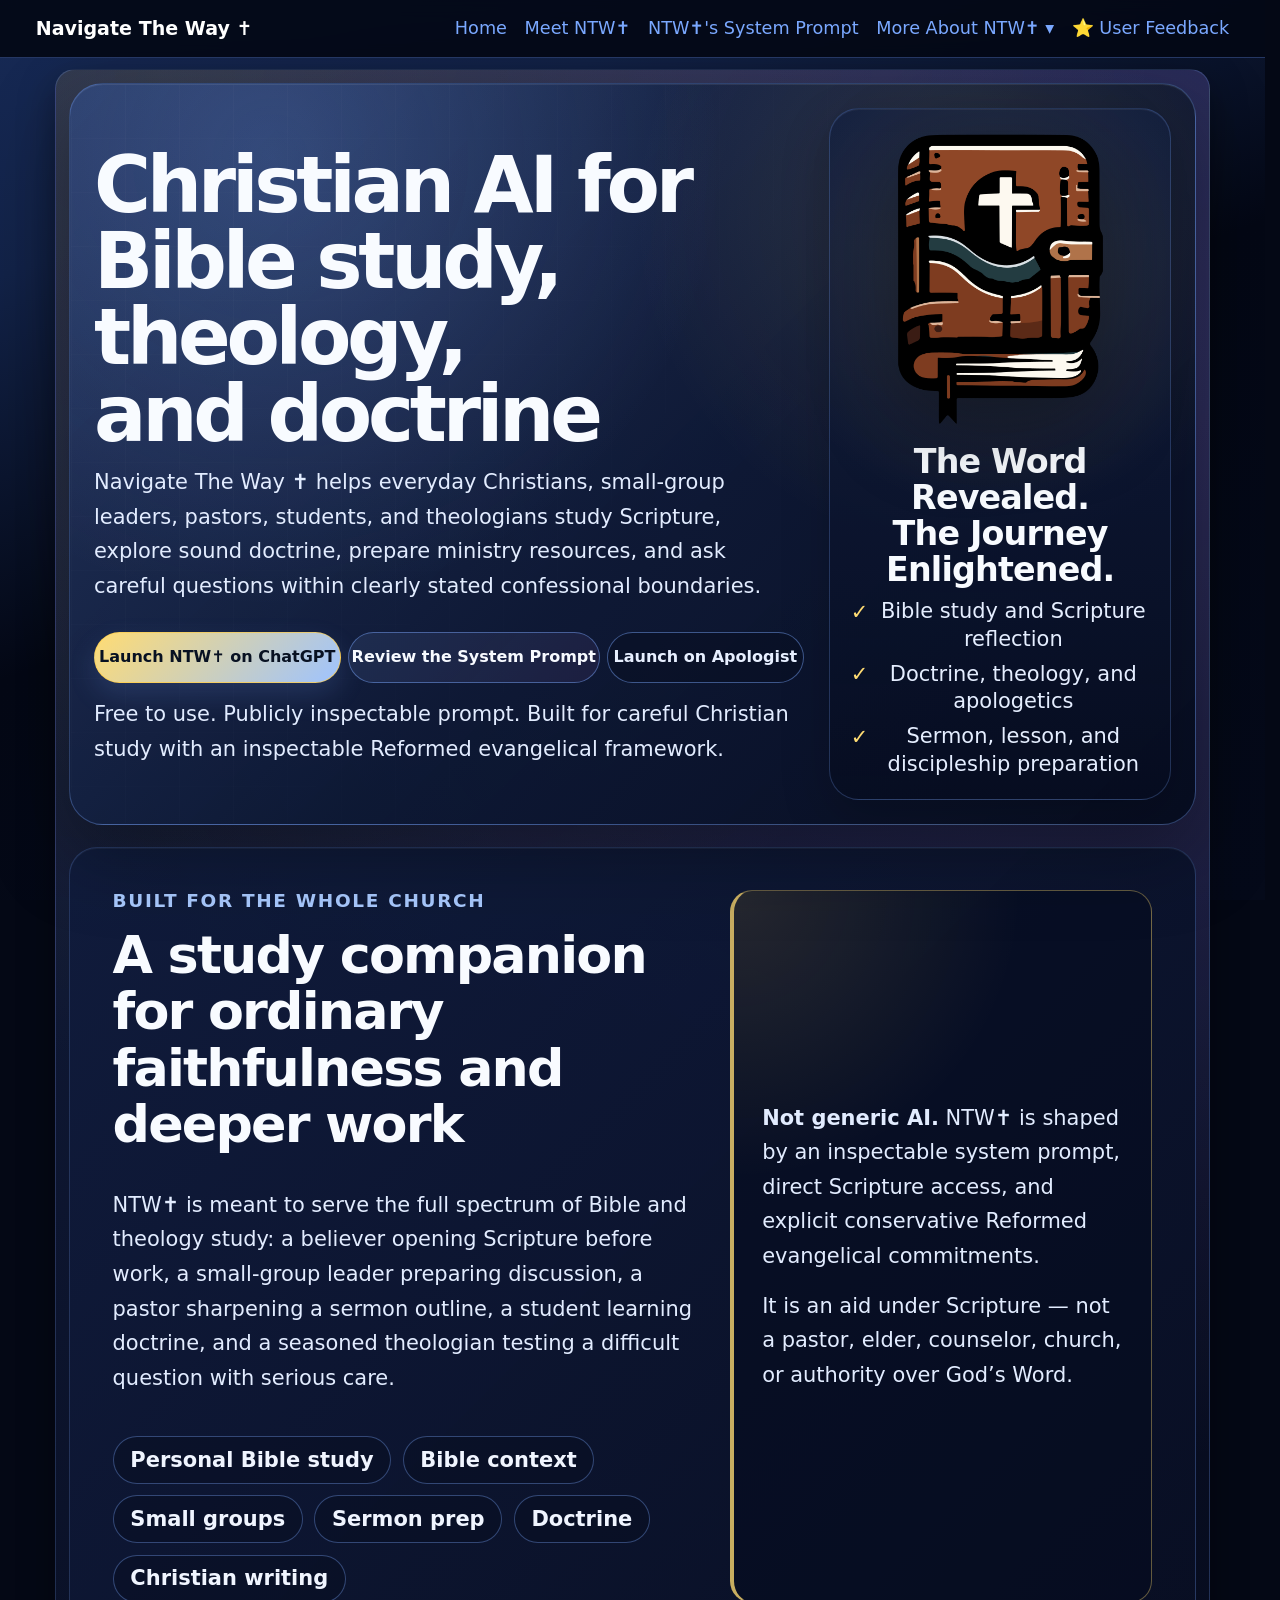
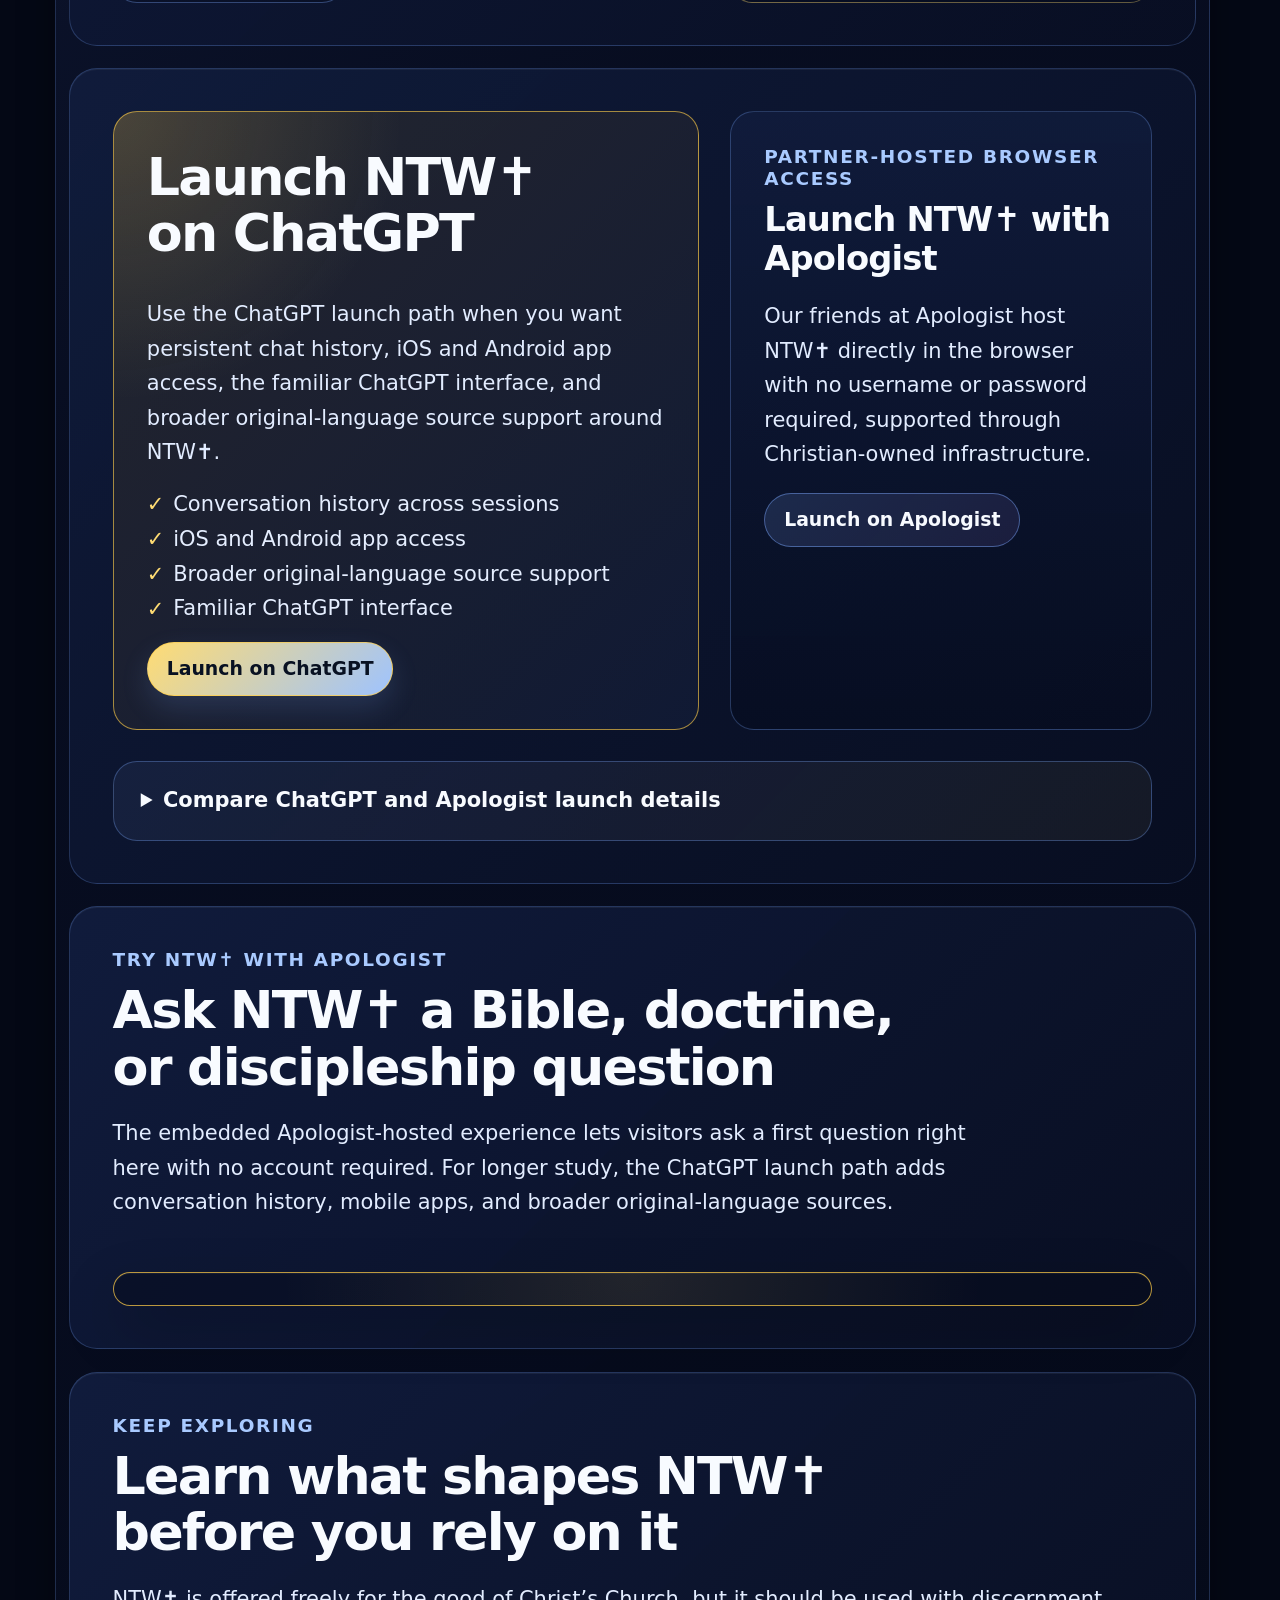
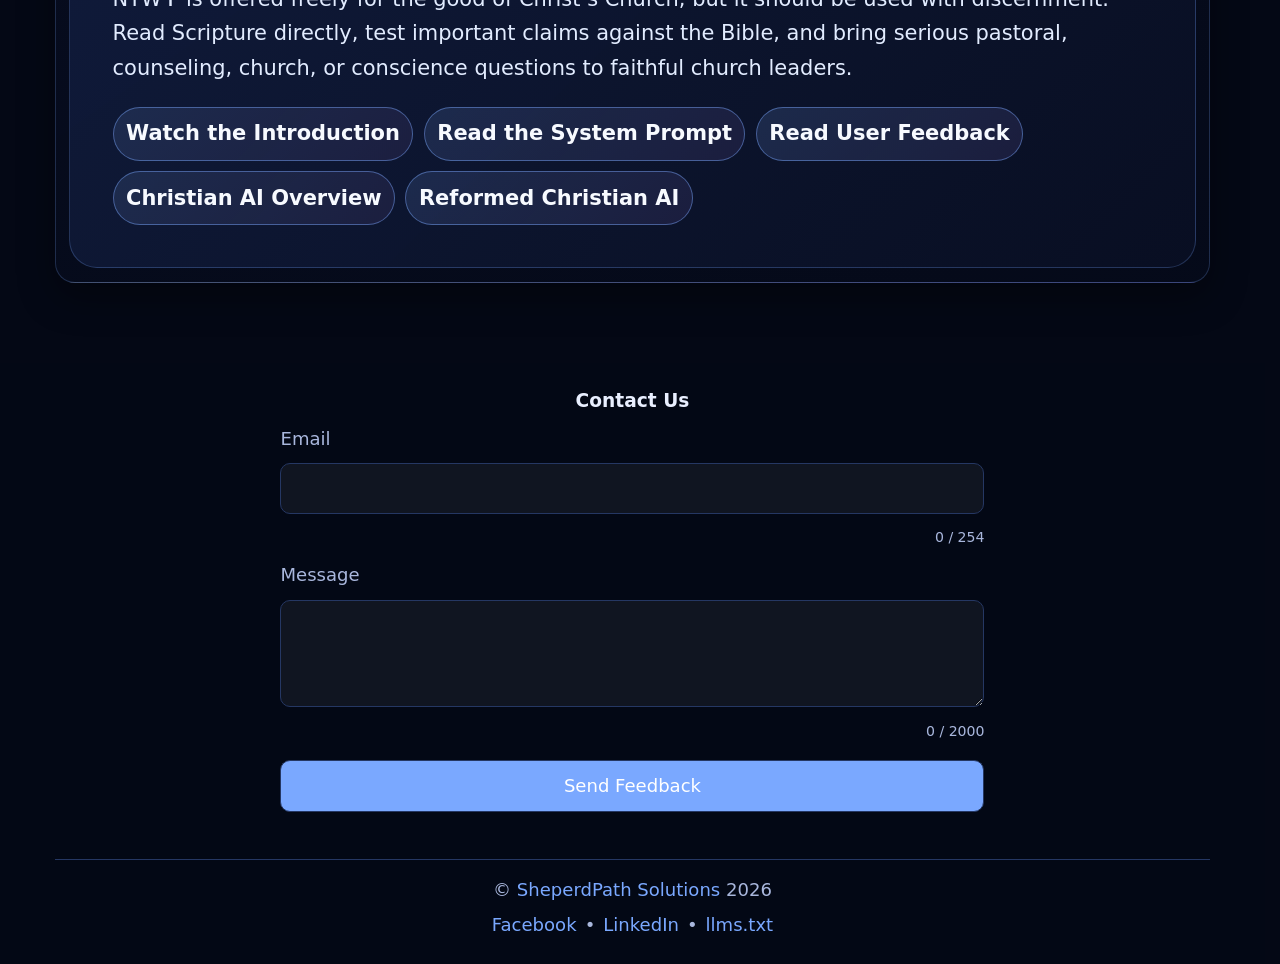
<file: docs/index.html>
<!doctype html>
<html lang="en">
<head>
<script>
  // GitHub Pages serves the homepage at /index as an extensionless alias.
  // Send that duplicate URL back to the canonical homepage before analytics loads.
  if (["/index", "/index.html", "/index/"].includes(window.location.pathname)) {
    window.location.replace("/" + window.location.search + window.location.hash);
  }
</script>
<!-- Google tag (gtag.js) -->
<script async src="https://www.googletagmanager.com/gtag/js?id=G-PQRYDND927"></script>
<script>
  window.dataLayer = window.dataLayer || [];
  function gtag(){dataLayer.push(arguments);}
  gtag('js', new Date());

  gtag('config', 'G-PQRYDND927');
</script>

  <meta charset="UTF-8" />
  <meta name="viewport" content="width=device-width, initial-scale=1.0" />
  <title>Christian AI Assistant for Bible Study | Navigate The Way</title>
  <link rel="canonical" href="https://www.navtheway.com/" />
  <meta name="robots" content="index,follow,max-snippet:-1,max-image-preview:large,max-video-preview:-1" />
  <meta name="description" content="Navigate The Way is a Christian AI assistant for Scripture, Bible study, and theology shaped by conservative Reformed evangelical commitments." />
  <meta property="og:type" content="website" />
  <meta property="og:title" content="Christian AI Assistant for Bible Study | Navigate The Way" />
  <meta property="og:description" content="Navigate The Way is a Christian AI assistant for Scripture, Bible study, and theology shaped by conservative Reformed evangelical commitments." />
  <meta property="og:url" content="https://www.navtheway.com/" />

  <meta property="og:image" content="https://www.navtheway.com/images/ntw_social_share.png" />
  <meta property="og:image:type" content="image/png" />
  <meta property="og:image:width" content="1200" />
  <meta property="og:image:height" content="630" />
  <meta name="twitter:card" content="summary_large_image" />
  <meta name="twitter:title" content="Christian AI Assistant for Bible Study | Navigate The Way" />
  <meta name="twitter:description" content="Navigate The Way is a Christian AI assistant for Scripture, Bible study, and theology shaped by conservative Reformed evangelical commitments." />
  <meta name="twitter:image" content="https://www.navtheway.com/images/ntw_social_share.png" />
  <script type="application/ld+json">
{
  "@context": "https://schema.org",
  "@graph": [
    {
      "@type": "Organization",
      "@id": "https://www.navtheway.com/#organization",
      "name": "Navigate The Way ✝️",
      "url": "https://www.navtheway.com/",
      "logo": {
        "@type": "ImageObject",
        "url": "https://www.navtheway.com/images/Bigger_from_vector.png"
      },
      "sameAs": [
        "https://www.facebook.com/profile.php?id=61566125041701",
        "https://www.linkedin.com/showcase/102618283"
      ]
    },
    {
      "@type": "WebSite",
      "inLanguage": "en",
      "@id": "https://www.navtheway.com/#website",
      "url": "https://www.navtheway.com/",
      "name": "Navigate The Way ✝️",
      "publisher": {
        "@id": "https://www.navtheway.com/#organization"
      }
    },
    {
      "@type": "WebPage",
      "inLanguage": "en",
      "@id": "https://www.navtheway.com/#webpage",
      "url": "https://www.navtheway.com/",
      "name": "Christian AI Assistant for Bible Study | Navigate The Way",
      "description": "Navigate The Way is a Christian AI assistant for Scripture, Bible study, and theology shaped by conservative Reformed evangelical commitments.",
      "isPartOf": {
        "@id": "https://www.navtheway.com/#website"
      },
      "about": {
        "@id": "https://www.navtheway.com/#organization"
      },
      "publisher": {
        "@id": "https://www.navtheway.com/#organization"
      }
    }
  ]
}
  </script>
  <link rel="stylesheet" href="styles.css?v=20260630-home-cta-fluid" />
  <link rel="icon" type="image/webp" href="images/favicon.webp" />
</head>
<body>

<header>
  <div class="nav-wrap">
    <a class="brand" href="/">Navigate The Way ✝️</a>
    <input type="checkbox" id="mobile-nav-toggle" class="mobile-nav-toggle" aria-label="Toggle site navigation" />
    <label for="mobile-nav-toggle" class="mobile-nav-button" aria-label="Open site navigation">Menu</label>
    <nav>
      <ul>
        <li><a href="/">Home</a></li>
        <li><a href="/meet-ntw">Meet NTW✝️</a></li>
        <li><a href="/system-prompt">NTW✝️'s System Prompt</a></li>
        <li class="dropdown"><a href="/faqs">More About NTW✝️ ▾</a>
          <ul>
            <li><a href="/faqs">NTW✝️ FAQs</a></li>
            <li><a href="/christian-ai">Christian AI</a></li>
            <li><a href="/reformed-christian-ai">Reformed Christian AI</a></li>
            <li><a href="/bible-study-ai">AI Bible Study Tool</a></li>
            <li><a href="/ai-sermon-prep">AI Sermon Preparation</a></li>
            <li><a href="/berean-board">🎲 Berean Board</a></li>
            <li><a href="/caution-points">⚠️ Caution Points</a></li>
            <li><a href="/creator">NTW✝️'s Creator</a></li>
            <li><a href="/citing-ntw">Citing NTW✝️</a></li>
          </ul>
        </li>
        <li><a href="/feedback">⭐ User Feedback</a></li>
      </ul>
    </nav>
  </div>
</header>

<main class="home-main">
  <section class="page-shell home-page">
    <section class="home-hero" aria-labelledby="home-title">
      <div class="home-hero-copy">
        <h1 id="home-title">Christian AI for Bible study, theology, and doctrine</h1>
        <p class="home-hero-lede">Navigate The Way ✝️ helps everyday Christians, small-group leaders, pastors, students, and theologians study Scripture, explore sound doctrine, prepare ministry resources, and ask careful questions within clearly stated confessional boundaries.</p>
        <div class="action-row home-actions" aria-label="Primary homepage actions">
          <a class="action-link action-link-primary" id="launch-chatgpt" href="https://chatgpt.com/g/g-OeyUtWwqz-navigate-the-way" target="_blank" rel="noreferrer">Launch NTW✝️ on ChatGPT</a>
          <a class="action-link" href="/system-prompt">Review the System Prompt</a>
          <a class="action-link action-link-subtle" href="https://navtheway.apologist.ai/" target="_blank" rel="noreferrer">Launch on Apologist</a>
        </div>
        <p class="home-trust-note">Free to use. Publicly inspectable prompt. Built for careful Christian study with an inspectable Reformed evangelical framework.</p>
      </div>
      <aside class="home-hero-card" aria-label="Navigate The Way identity">
        <img src="images/Bigger_from_vector.png" alt="Navigate The Way ✝️ logo" class="site-logo" />
        <div>
          <h2>The Word Revealed. The Journey Enlightened.</h2>
          <ul class="home-compact-list">
            <li>Bible study and Scripture reflection</li>
            <li>Doctrine, theology, and apologetics</li>
            <li>Sermon, lesson, and discipleship preparation</li>
          </ul>
        </div>
      </aside>
    </section>

    <section class="home-section home-rhythm" aria-labelledby="home-use-title">
      <div class="home-rhythm-layout">
        <div>
          <p class="section-kicker">Built for the whole church</p>
          <h2 id="home-use-title">A study companion for ordinary faithfulness and deeper work</h2>
          <p>NTW✝️ is meant to serve the full spectrum of Bible and theology study: a believer opening Scripture before work, a small-group leader preparing discussion, a pastor sharpening a sermon outline, a student learning doctrine, and a seasoned theologian testing a difficult question with serious care.</p>
          <div class="home-use-strip" aria-label="Common uses for NTW">
            <span>Personal Bible study</span>
            <span>Bible context</span>
            <span>Small groups</span>
            <span>Sermon prep</span>
            <span>Doctrine</span>
            <span>Christian writing</span>
          </div>
        </div>
        <div class="home-ministry-note">
          <p><strong>Not generic AI.</strong> NTW✝️ is shaped by an inspectable system prompt, direct Scripture access, and explicit conservative Reformed evangelical commitments.</p>
          <p>It is an aid under Scripture — not a pastor, elder, counselor, church, or authority over God’s Word.</p>
        </div>
      </div>
    </section>

    <section class="home-section home-launch-feature" aria-labelledby="home-launch-title">
      <article class="home-launch-primary">
        <h2 id="home-launch-title">Launch NTW✝️ on ChatGPT</h2>
        <p>Use the ChatGPT launch path when you want persistent chat history, iOS and Android app access, the familiar ChatGPT interface, and broader original-language source support around NTW✝️.</p>
        <ul class="home-launch-list">
          <li>Conversation history across sessions</li>
          <li>iOS and Android app access</li>
          <li>Broader original-language source support</li>
          <li>Familiar ChatGPT interface</li>
        </ul>
        <a class="action-link action-link-primary" href="https://chatgpt.com/g/g-OeyUtWwqz-navigate-the-way" target="_blank" rel="noreferrer">Launch on ChatGPT</a>
      </article>
      <aside class="home-launch-secondary">
        <p class="home-card-label">Partner-hosted browser access</p>
        <h3>Launch NTW✝️ with Apologist</h3>
        <p>Our friends at Apologist host NTW✝️ directly in the browser with no username or password required, supported through Christian-owned infrastructure.</p>
        <a class="action-link" id="launch-apologist" href="https://navtheway.apologist.ai/" target="_blank" rel="noreferrer">Launch on Apologist</a>
      </aside>
      <details class="home-details home-launch-compare">
        <summary>Compare ChatGPT and Apologist launch details</summary>
        <div class="home-detail-grid">
          <div>
            <h4>ChatGPT</h4>
            <ul>
              <li>Model: OpenAI’s GPT-5.5 Instant</li>
              <li>Chat history and app support</li>
              <li>BSB, WEB, Hebrew WLC, and Greek SBL GNT sources</li>
              <li><a href="https://openai.com/policies/privacy-policy" target="_blank" rel="noreferrer">OpenAI privacy policy</a></li>
            </ul>
          </div>
          <div>
            <h4>Apologist</h4>
            <ul>
              <li>Model: OpenAI’s GPT-5.4 Instant</li>
              <li>No username or password required</li>
              <li>BSB and WEB public-domain Bible sources</li>
              <li><a href="https://apologistproject.org/privacy-policy" target="_blank" rel="noreferrer">Apologist privacy policy</a></li>
              <li>Christian-owned infrastructure</li>
            </ul>
          </div>
        </div>
      </details>
    </section>

    <section class="home-section home-try" aria-labelledby="home-try-title">
      <div class="home-section-heading">
        <p class="section-kicker">Try NTW✝️ with Apologist</p>
        <h2 id="home-try-title">Ask NTW✝️ a Bible, doctrine, or discipleship question</h2>
        <p>The embedded Apologist-hosted experience lets visitors ask a first question right here with no account required. For longer study, the ChatGPT launch path adds conversation history, mobile apps, and broader original-language sources.</p>
      </div>
      <div id="apg-inline-shell" class="apg-inline-shell" data-chat-interaction="inactive">
        <div id="apg-inline-target"></div>
        <button
          type="button"
          class="chat-intent-zone"
          data-chat-intent-zone
          aria-label="Activate chat interaction"
        ></button>
      </div>
      <script
        async
        id="apg-beacon"
        src="https://navtheway.apologist.ai/beacon/agent.min.js"
        data-autoscroll="true"
        data-persist="false"
        data-mode="inline"
        data-target="apg-inline-target"
        data-height="82vh"
      ></script>
      <script>
        (function initializeApologistInlineShellInteraction() {
          const shell = document.getElementById('apg-inline-shell');
          if (!shell) return;

          const target = shell.querySelector('#apg-inline-target');
          const beacon = document.getElementById('apg-beacon');
          const chatIntentZone = shell.querySelector('[data-chat-intent-zone]');
          const MIN_ACTIVE_MS = 1200;
          const LEAVE_GRACE_MS = 400;
          const TRANSITION_DEBOUNCE_MS = 180;
          const WHEEL_BOUNDARY_PX = 96;
          let activatedAt = 0;
          let leaveTimer = null;
          let transitionTimer = null;
          let pendingState = null;
          let pendingReason = '';
          let lastTransitionAt = 0;

          function clearLeaveTimer() {
            if (!leaveTimer) return;
            clearTimeout(leaveTimer);
            leaveTimer = null;
          }

          function clearTransitionTimer() {
            if (!transitionTimer) return;
            clearTimeout(transitionTimer);
            transitionTimer = null;
            pendingState = null;
            pendingReason = '';
          }

          function setInteractionState(active, reason) {
            void reason;
            const nextState = active ? 'active' : 'inactive';
            if (shell.dataset.chatInteraction === nextState) return false;

            const now = Date.now();
            const elapsedSinceTransition = now - lastTransitionAt;
            if (elapsedSinceTransition < TRANSITION_DEBOUNCE_MS) {
              pendingState = active;
              pendingReason = reason || '';
              clearTimeout(transitionTimer);
              transitionTimer = setTimeout(function () {
                const queuedState = pendingState;
                const queuedReason = pendingReason;
                clearTransitionTimer();
                setInteractionState(Boolean(queuedState), queuedReason);
              }, TRANSITION_DEBOUNCE_MS - elapsedSinceTransition);
              return false;
            }

            shell.dataset.chatInteraction = nextState;
            lastTransitionAt = now;
            if (active) {
              activatedAt = now;
              clearLeaveTimer();
            } else {
              activatedAt = 0;
              clearLeaveTimer();
            }
            return true;
          }

          function activateInteraction() {
            return setInteractionState(true, 'activate');
          }

          function hasMinActiveDuration() {
            if (shell.dataset.chatInteraction !== 'active') return false;
            if (!activatedAt) return false;
            return Date.now() - activatedAt >= MIN_ACTIVE_MS;
          }

          function canAutoDeactivate() {
            return hasMinActiveDuration();
          }

          function deactivateInteraction(reason) {
            void reason;
            clearLeaveTimer();
            return setInteractionState(false, reason || 'deactivate');
          }

          function scheduleGraceDeactivate(reason) {
            clearLeaveTimer();
            if (shell.dataset.chatInteraction !== 'active') return;
            leaveTimer = setTimeout(function () {
              if (!canAutoDeactivate()) return;
              deactivateInteraction(reason);
            }, LEAVE_GRACE_MS);
          }

          function cancelGraceDeactivate() {
            clearLeaveTimer();
          }

          function hasShellFocusContext() {
            const active = document.activeElement;
            return !!(active && shell.contains(active));
          }

          function isWheelNearShellBoundary(event) {
            if (shell.contains(event.target)) return false;
            const rect = shell.getBoundingClientRect();
            const x = event.clientX;
            const y = event.clientY;
            if (
              x >= rect.left &&
              x <= rect.right &&
              y >= rect.top &&
              y <= rect.bottom
            ) {
              return false;
            }
            const dx =
              x < rect.left ? rect.left - x : x > rect.right ? x - rect.right : 0;
            const dy =
              y < rect.top ? rect.top - y : y > rect.bottom ? y - rect.bottom : 0;
            const distanceToBoundary = Math.sqrt((dx * dx) + (dy * dy));
            return distanceToBoundary <= WHEEL_BOUNDARY_PX;
          }

          deactivateInteraction('init');

          function focusInlineChatFrame() {
            if (!target) return;
            const iframe = target.querySelector('iframe');
            if (!iframe) return;
            iframe.focus();
            if (iframe.contentWindow && typeof iframe.contentWindow.focus === 'function') {
              iframe.contentWindow.focus();
            }
          }

          if (chatIntentZone) {
            chatIntentZone.addEventListener('pointerdown', function () {
              activateInteraction();
              cancelGraceDeactivate();
              focusInlineChatFrame();
            });
            chatIntentZone.addEventListener('click', function () {
              activateInteraction();
              cancelGraceDeactivate();
              focusInlineChatFrame();
            });
            chatIntentZone.addEventListener('keydown', function (event) {
              if (event.key === 'Enter' || event.key === ' ') {
                activateInteraction();
                cancelGraceDeactivate();
                focusInlineChatFrame();
              }
            });
          }

          if (target) {
            target.addEventListener('pointerdown', function () {
              activateInteraction();
              cancelGraceDeactivate();
            });
            target.addEventListener('focusin', function () {
              activateInteraction();
              cancelGraceDeactivate();
            });
            target.addEventListener('pointerleave', function () {
              scheduleGraceDeactivate('pointerleave');
            });
            target.addEventListener('pointerenter', function () {
              cancelGraceDeactivate();
            });
          }

          shell.addEventListener('pointerleave', function () {
            scheduleGraceDeactivate('shell-pointerleave');
          });

          shell.addEventListener('pointerenter', function () {
            cancelGraceDeactivate();
          });

          shell.addEventListener('focusout', function (event) {
            if (!shell.contains(event.relatedTarget)) {
              if (!canAutoDeactivate()) return;
              deactivateInteraction('focusout');
            }
          });

          document.addEventListener('pointerdown', function (event) {
            if (shell.dataset.chatInteraction !== 'active') return;
            if (shell.contains(event.target)) return;
            if (!canAutoDeactivate()) return;
            deactivateInteraction('outside-pointerdown');
          });

          document.addEventListener('click', function (event) {
            if (shell.dataset.chatInteraction !== 'active') return;
            if (shell.contains(event.target)) return;
            if (!canAutoDeactivate()) return;
            deactivateInteraction('outside-click');
          });

          document.addEventListener('keydown', function (event) {
            if (event.key !== 'Escape') return;
            if (shell.dataset.chatInteraction !== 'active') return;
            if (!hasShellFocusContext()) return;
            deactivateInteraction('escape-key');
          });

          document.addEventListener('wheel', function (event) {
            if (shell.dataset.chatInteraction !== 'active') return;
            if (!canAutoDeactivate()) return;
            if (!isWheelNearShellBoundary(event)) return;
            deactivateInteraction('wheel-boundary');
          }, { passive: true });

          if (beacon) {
            beacon.addEventListener('load', function () {
              deactivateInteraction('beacon-load');
            });
          }
        })();
      </script>
    </section>

    <section class="home-section home-next" aria-labelledby="home-next-title">
      <p class="section-kicker">Keep exploring</p>
      <h2 id="home-next-title">Learn what shapes NTW✝️ before you rely on it</h2>
      <p>NTW✝️ is offered freely for the good of Christ’s Church, but it should be used with discernment. Read Scripture directly, test important claims against the Bible, and bring serious pastoral, counseling, church, or conscience questions to faithful church leaders.</p>
      <div class="resource-links" aria-label="Helpful next pages">
        <a class="pill-link" href="/meet-ntw">Watch the Introduction</a>
        <a class="pill-link" href="/system-prompt">Read the System Prompt</a>
        <a class="pill-link" href="/feedback">Read User Feedback</a>
        <a class="pill-link" href="/christian-ai">Christian AI Overview</a>
        <a class="pill-link" href="/reformed-christian-ai">Reformed Christian AI</a>
      </div>
    </section>
  </section>
</main>
<footer data-shared-footer></footer>
<script src="footer-fragment.js"></script>
</body>
</html>
</file>
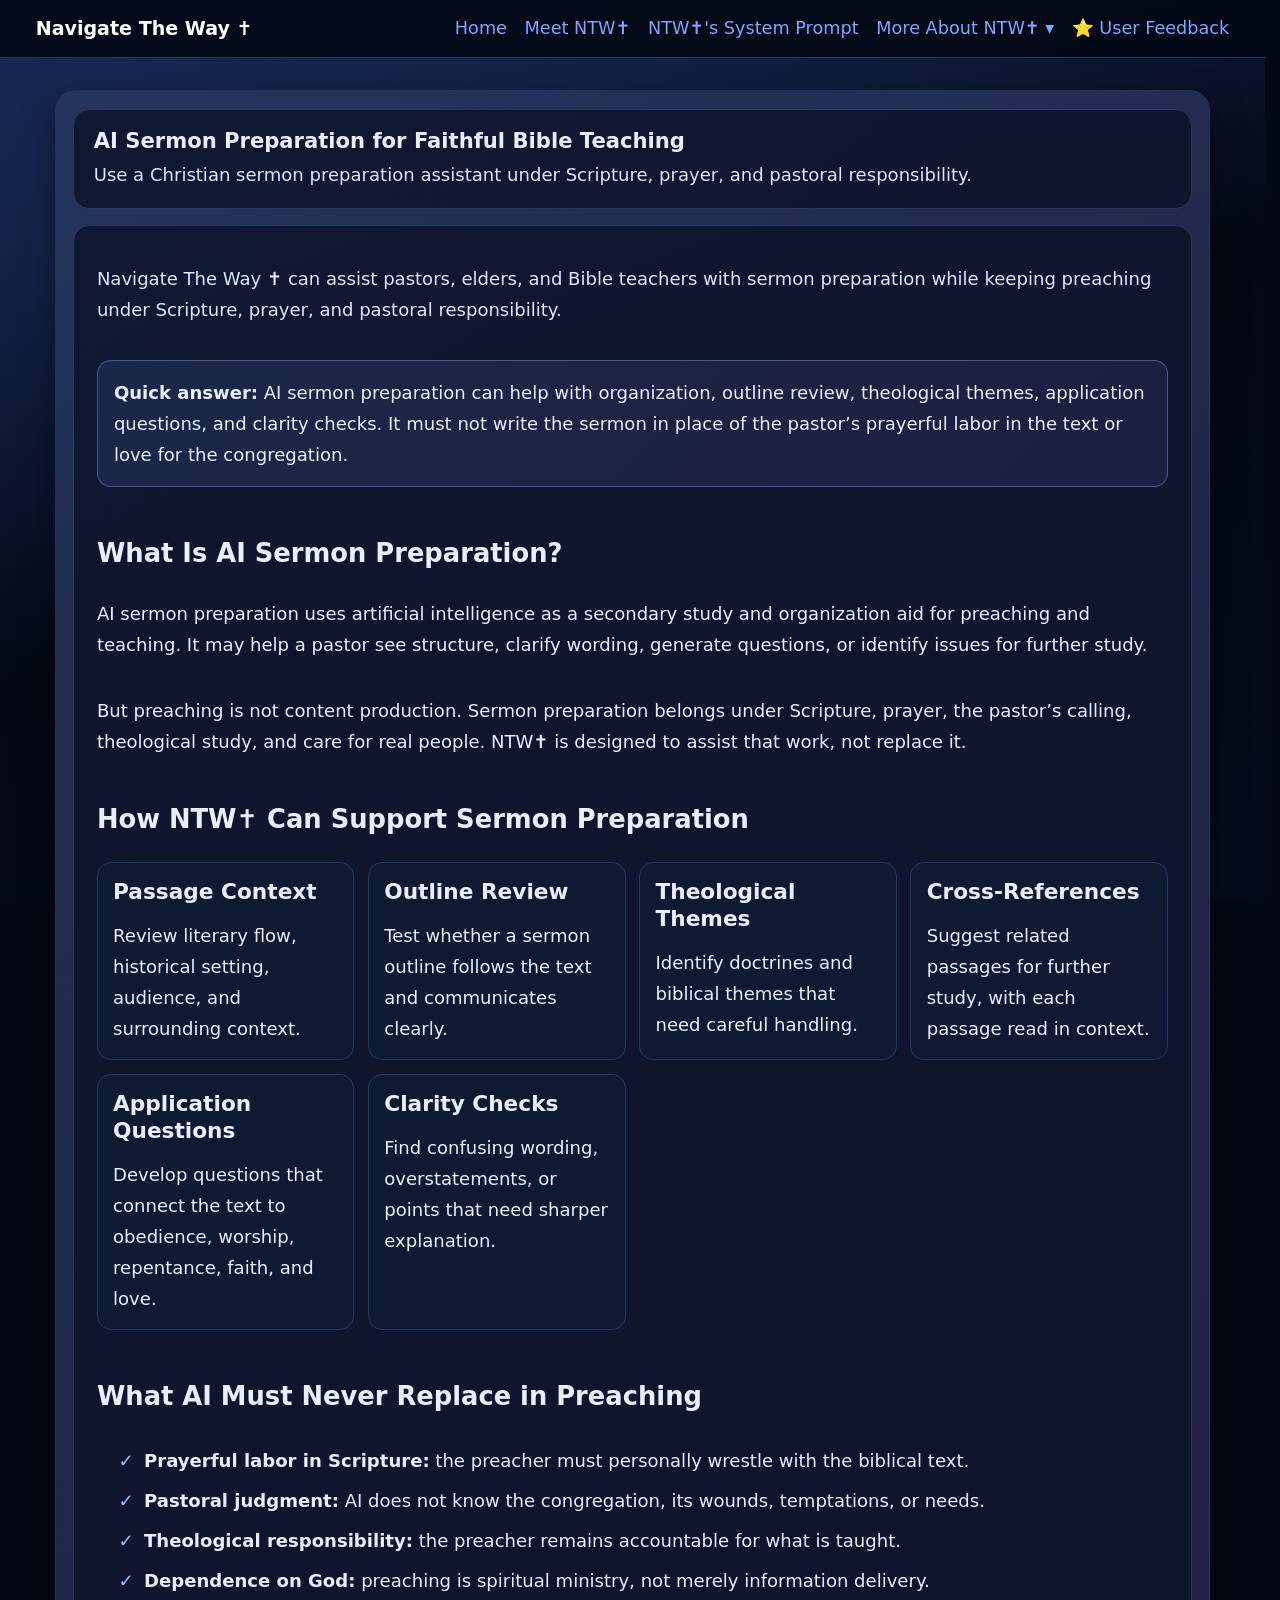
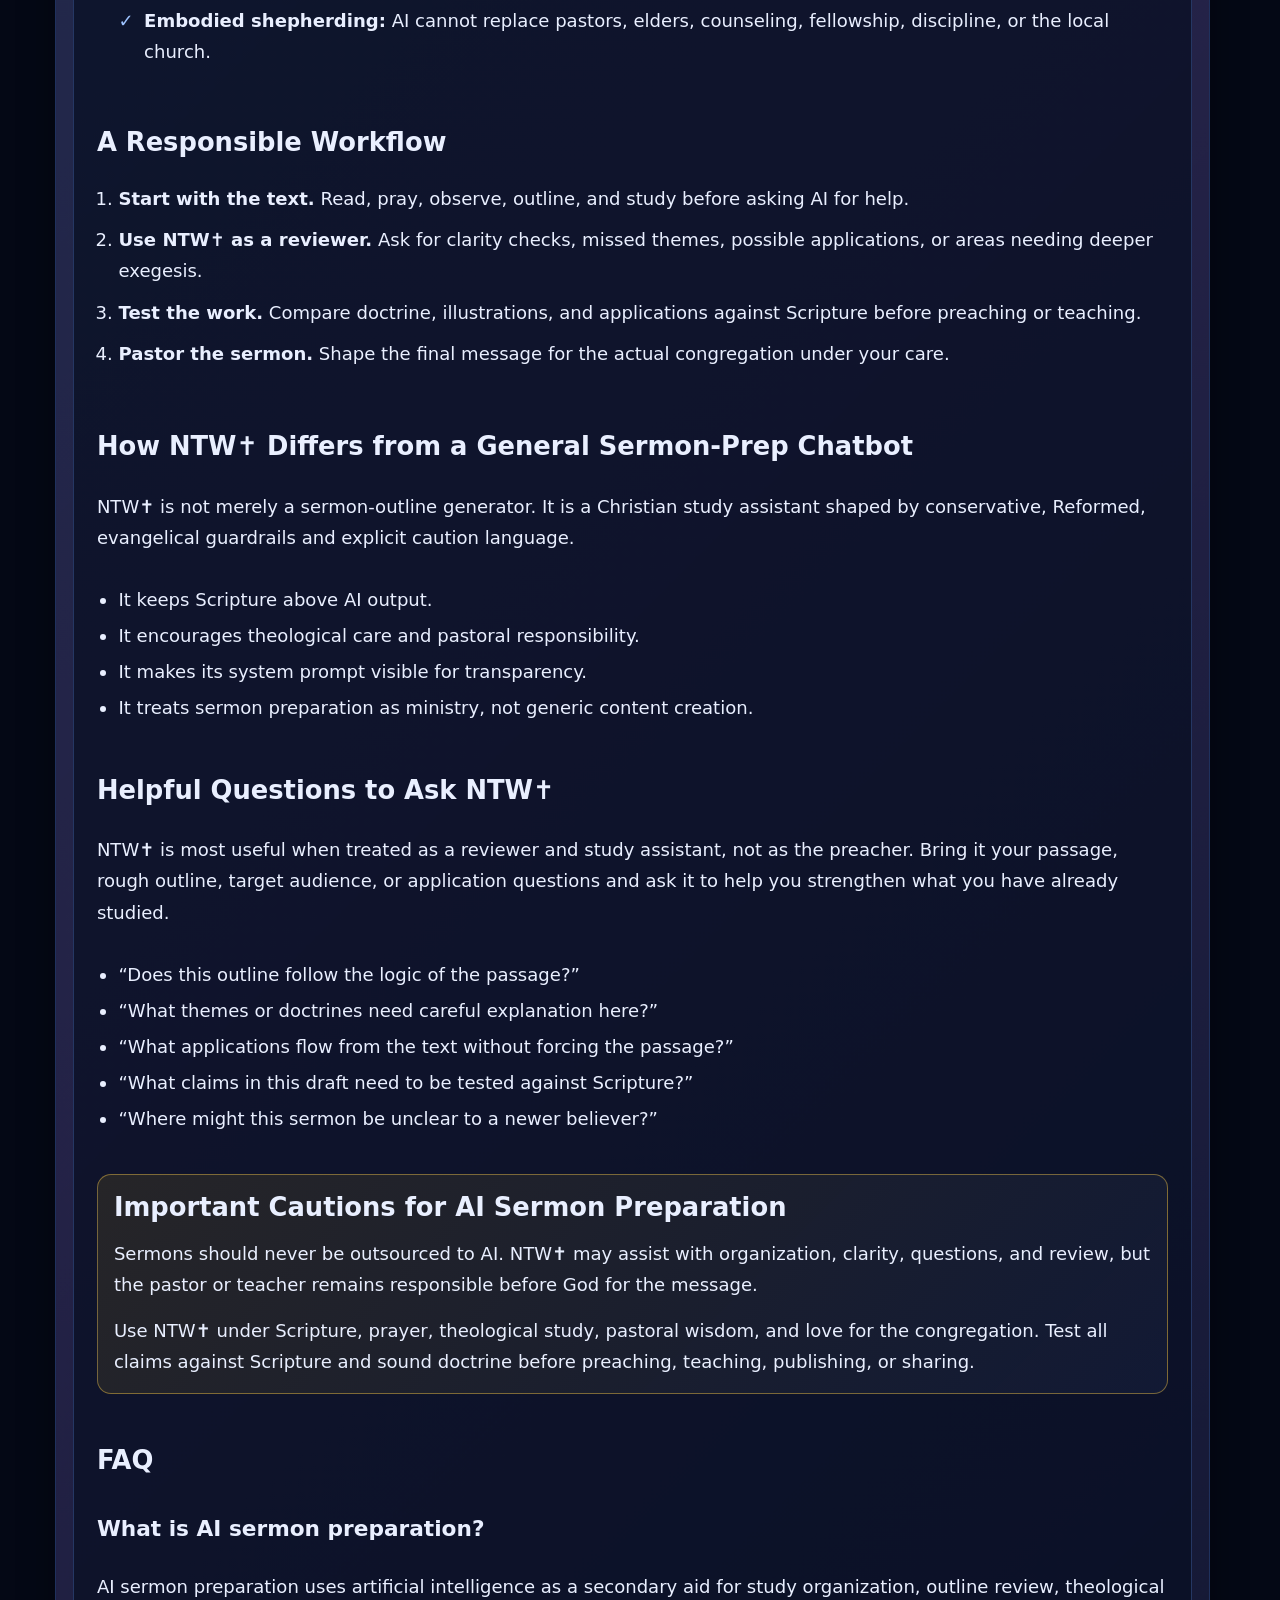
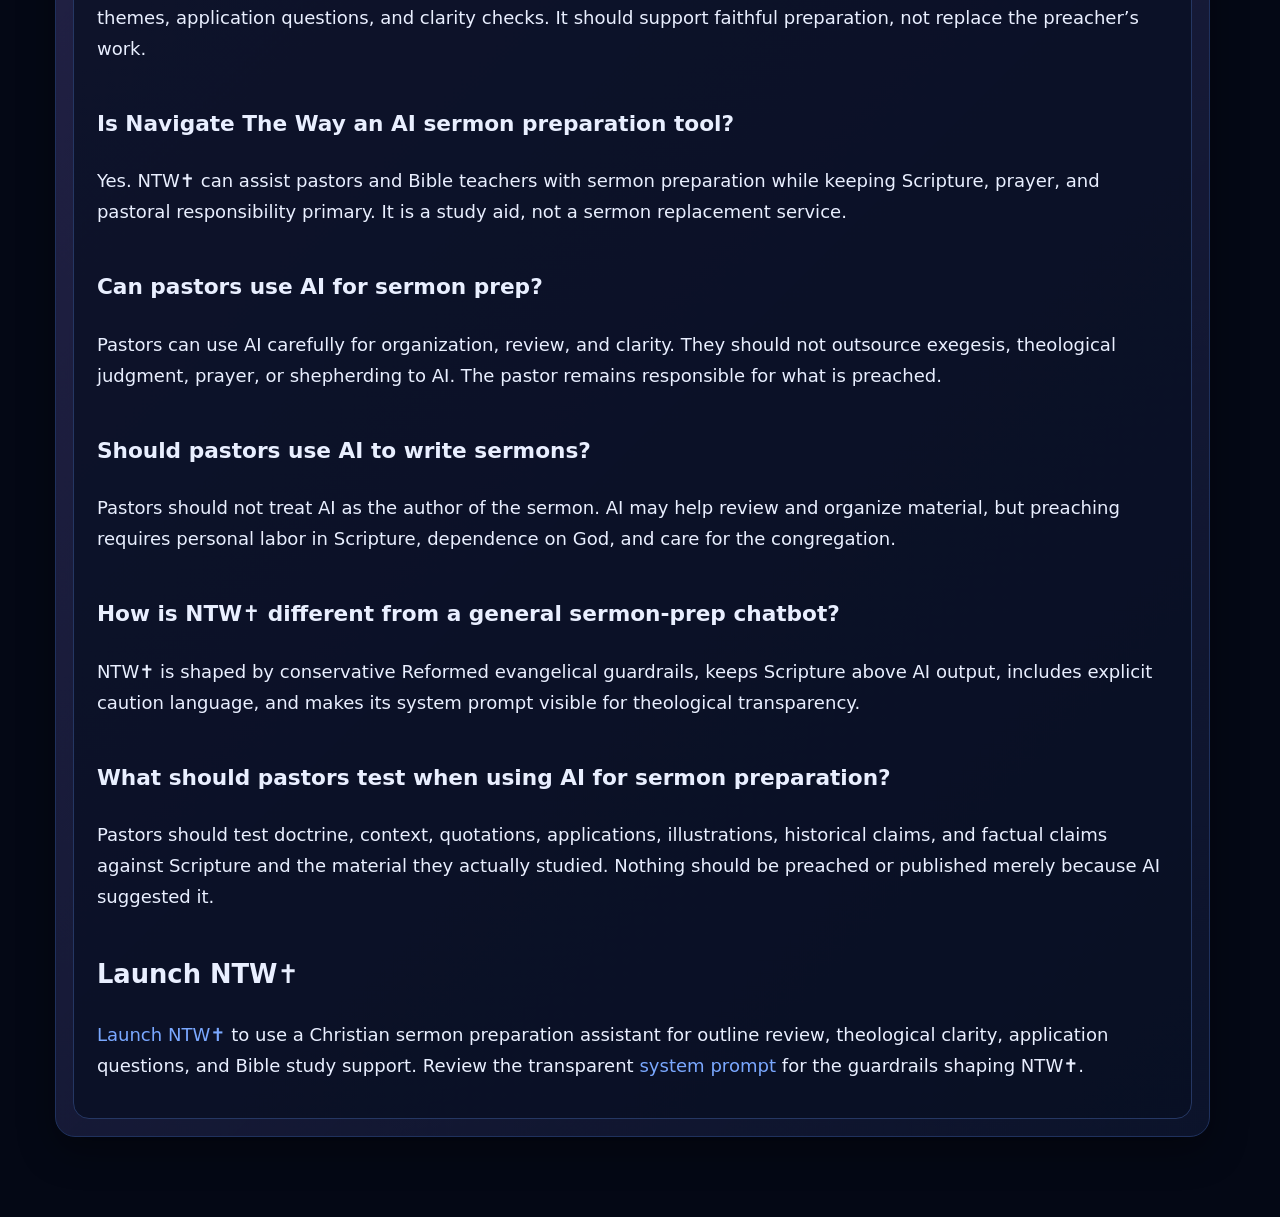
<file: docs/ai-sermon-prep.html>
<!doctype html>
<html lang="en">
<head>
<!-- Google tag (gtag.js) -->
<script async src="https://www.googletagmanager.com/gtag/js?id=G-PQRYDND927"></script>
<script>
  window.dataLayer = window.dataLayer || [];
  function gtag(){dataLayer.push(arguments);}
  gtag('js', new Date());

  gtag('config', 'G-PQRYDND927');
</script>

  <meta charset="UTF-8" />
  <meta name="viewport" content="width=device-width, initial-scale=1.0" />
  <title>AI Sermon Preparation for Pastors | Navigate The Way</title>
  <link rel="canonical" href="https://www.navtheway.com/ai-sermon-prep" />
  <meta name="robots" content="index,follow,max-snippet:-1,max-image-preview:large,max-video-preview:-1" />
  <meta name="description" content="AI sermon preparation for pastors and Bible teachers, supporting Scripture study, sermon organization, and theology with clear Christian guardrails." />
  <meta property="og:type" content="website" />
  <meta property="og:title" content="AI Sermon Preparation for Pastors | Navigate The Way" />
  <meta property="og:description" content="AI sermon preparation for pastors and Bible teachers, supporting Scripture study, sermon organization, and theology with clear Christian guardrails." />
  <meta property="og:url" content="https://www.navtheway.com/ai-sermon-prep" />

  <meta property="og:image" content="https://www.navtheway.com/images/ntw_social_share.png" />
  <meta property="og:image:type" content="image/png" />
  <meta property="og:image:width" content="1200" />
  <meta property="og:image:height" content="630" />
  <meta name="twitter:card" content="summary_large_image" />
  <meta name="twitter:title" content="AI Sermon Preparation for Pastors | Navigate The Way" />
  <meta name="twitter:description" content="AI sermon preparation for pastors and Bible teachers, supporting Scripture study, sermon organization, and theology with clear Christian guardrails." />
  <meta name="twitter:image" content="https://www.navtheway.com/images/ntw_social_share.png" />
  <script type="application/ld+json">
{
  "@context": "https://schema.org",
  "@graph": [
    {
      "@type": "Organization",
      "@id": "https://www.navtheway.com/#organization",
      "name": "Navigate The Way ✝️",
      "url": "https://www.navtheway.com/",
      "logo": {
        "@type": "ImageObject",
        "url": "https://www.navtheway.com/images/Bigger_from_vector.png"
      },
      "sameAs": [
        "https://www.facebook.com/profile.php?id=61566125041701",
        "https://www.linkedin.com/showcase/102618283"
      ]
    },
    {
      "@type": "WebSite",
      "inLanguage": "en",
      "@id": "https://www.navtheway.com/#website",
      "url": "https://www.navtheway.com/",
      "name": "Navigate The Way ✝️",
      "publisher": {
        "@id": "https://www.navtheway.com/#organization"
      }
    },
    {
      "@type": "WebPage",
      "inLanguage": "en",
      "@id": "https://www.navtheway.com/ai-sermon-prep#webpage",
      "url": "https://www.navtheway.com/ai-sermon-prep",
      "name": "AI Sermon Preparation for Pastors | Navigate The Way",
      "description": "AI sermon preparation for pastors and Bible teachers, supporting Scripture study, sermon organization, and theology with clear Christian guardrails.",
      "isPartOf": {
        "@id": "https://www.navtheway.com/#website"
      },
      "about": {
        "@id": "https://www.navtheway.com/#organization"
      },
      "publisher": {
        "@id": "https://www.navtheway.com/#organization"
      },
      "mainEntity": {
        "@id": "https://www.navtheway.com/ai-sermon-prep#faqpage"
      }
    }
  ]
}
  </script>
  <script type="application/ld+json">
{
  "@context": "https://schema.org",
  "@type": "FAQPage",
  "inLanguage": "en",
  "@id": "https://www.navtheway.com/ai-sermon-prep#faqpage",
  "url": "https://www.navtheway.com/ai-sermon-prep",
  "name": "AI Sermon Preparation for Pastors | Navigate The Way",
  "mainEntityOfPage": {
    "@id": "https://www.navtheway.com/ai-sermon-prep#webpage"
  },
  "mainEntity": [
    {
      "@type": "Question",
      "name": "What is AI sermon preparation?",
      "acceptedAnswer": {
        "@type": "Answer",
        "text": "AI sermon preparation uses artificial intelligence as a secondary aid for study organization, outline review, theological themes, application questions, and clarity checks. It should support faithful preparation, not replace the preacher’s work."
      }
    },
    {
      "@type": "Question",
      "name": "Is Navigate The Way an AI sermon preparation tool?",
      "acceptedAnswer": {
        "@type": "Answer",
        "text": "Yes. NTW✝️ can assist pastors and Bible teachers with sermon preparation while keeping Scripture, prayer, and pastoral responsibility primary. It is a study aid, not a sermon replacement service."
      }
    },
    {
      "@type": "Question",
      "name": "Can pastors use AI for sermon prep?",
      "acceptedAnswer": {
        "@type": "Answer",
        "text": "Pastors can use AI carefully for organization, review, and clarity. They should not outsource exegesis, theological judgment, prayer, or shepherding to AI. The pastor remains responsible for what is preached."
      }
    },
    {
      "@type": "Question",
      "name": "Should pastors use AI to write sermons?",
      "acceptedAnswer": {
        "@type": "Answer",
        "text": "Pastors should not treat AI as the author of the sermon. AI may help review and organize material, but preaching requires personal labor in Scripture, dependence on God, and care for the congregation."
      }
    },
    {
      "@type": "Question",
      "name": "How is NTW✝️ different from a general sermon-prep chatbot?",
      "acceptedAnswer": {
        "@type": "Answer",
        "text": "NTW✝️ is shaped by conservative Reformed evangelical guardrails, keeps Scripture above AI output, includes explicit caution language, and makes its system prompt visible for theological transparency."
      }
    },
    {
      "@type": "Question",
      "name": "What should pastors test when using AI for sermon preparation?",
      "acceptedAnswer": {
        "@type": "Answer",
        "text": "Pastors should test doctrine, context, quotations, applications, illustrations, historical claims, and factual claims against Scripture and the material they actually studied. Nothing should be preached or published merely because AI suggested it."
      }
    }
  ]
}
  </script>
  <script type="application/ld+json">
{
  "@context": "https://schema.org",
  "@type": "BreadcrumbList",
  "itemListElement": [
    {
      "@type": "ListItem",
      "position": 1,
      "name": "Home",
      "item": "https://www.navtheway.com/"
    },
    {
      "@type": "ListItem",
      "position": 2,
      "name": "AI Sermon Preparation for Pastors | Navigate The Way",
      "item": "https://www.navtheway.com/ai-sermon-prep"
    }
  ]
}
  </script>
  <link rel="stylesheet" href="styles.css" />
  <link rel="icon" type="image/webp" href="images/favicon.webp" />
</head>
<body>

<header>
  <div class="nav-wrap">
    <a class="brand" href="/">Navigate The Way ✝️</a>
    <input type="checkbox" id="mobile-nav-toggle" class="mobile-nav-toggle" aria-label="Toggle site navigation" />
    <label for="mobile-nav-toggle" class="mobile-nav-button" aria-label="Open site navigation">Menu</label>
    <nav>
      <ul>
        <li><a href="/">Home</a></li>
        <li><a href="/meet-ntw">Meet NTW✝️</a></li>
        <li><a href="/system-prompt">NTW✝️'s System Prompt</a></li>
        <li class="dropdown"><a href="/faqs">More About NTW✝️ ▾</a>
          <ul>
            <li><a href="/faqs">NTW✝️ FAQs</a></li>
            <li><a href="/christian-ai">Christian AI</a></li>
            <li><a href="/reformed-christian-ai">Reformed Christian AI</a></li>
            <li><a href="/bible-study-ai">AI Bible Study Tool</a></li>
            <li><a href="/ai-sermon-prep">AI Sermon Preparation</a></li>
            <li><a href="/berean-board">🎲 Berean Board</a></li>
            <li><a href="/caution-points">⚠️ Caution Points</a></li>
            <li><a href="/creator">NTW✝️'s Creator</a></li>
            <li><a href="/citing-ntw">Citing NTW✝️</a></li>
          </ul>
        </li>
        <li><a href="/feedback">⭐ User Feedback</a></li>
      </ul>
    </nav>
  </div>
</header>

<main>
  <section class="page-shell">
    <section class="page-header" aria-labelledby="page-title">
      <h1 id="page-title">AI Sermon Preparation for Faithful Bible Teaching</h1>
      <p>Use a Christian sermon preparation assistant under Scripture, prayer, and pastoral responsibility.</p>
    </section>
    <section class="card verbatim-content seo-landing">
      <p class="lede">Navigate The Way ✝️ can assist pastors, elders, and Bible teachers with sermon preparation while keeping preaching under Scripture, prayer, and pastoral responsibility.</p>
      <div class="quick-answer">
        <p><strong>Quick answer:</strong> AI sermon preparation can help with organization, outline review, theological themes, application questions, and clarity checks. It must not write the sermon in place of the pastor’s prayerful labor in the text or love for the congregation.</p>
      </div>

      <h2>What Is AI Sermon Preparation?</h2>
      <p>AI sermon preparation uses artificial intelligence as a secondary study and organization aid for preaching and teaching. It may help a pastor see structure, clarify wording, generate questions, or identify issues for further study.</p>
      <p>But preaching is not content production. Sermon preparation belongs under Scripture, prayer, the pastor’s calling, theological study, and care for real people. NTW✝️ is designed to assist that work, not replace it.</p>

      <h2>How NTW✝️ Can Support Sermon Preparation</h2>
      <div class="seo-grid">
        <div class="seo-card"><h3>Passage Context</h3><p>Review literary flow, historical setting, audience, and surrounding context.</p></div>
        <div class="seo-card"><h3>Outline Review</h3><p>Test whether a sermon outline follows the text and communicates clearly.</p></div>
        <div class="seo-card"><h3>Theological Themes</h3><p>Identify doctrines and biblical themes that need careful handling.</p></div>
        <div class="seo-card"><h3>Cross-References</h3><p>Suggest related passages for further study, with each passage read in context.</p></div>
        <div class="seo-card"><h3>Application Questions</h3><p>Develop questions that connect the text to obedience, worship, repentance, faith, and love.</p></div>
        <div class="seo-card"><h3>Clarity Checks</h3><p>Find confusing wording, overstatements, or points that need sharper explanation.</p></div>
      </div>

      <h2>What AI Must Never Replace in Preaching</h2>
      <ul class="check-list">
        <li><strong>Prayerful labor in Scripture:</strong> the preacher must personally wrestle with the biblical text.</li>
        <li><strong>Pastoral judgment:</strong> AI does not know the congregation, its wounds, temptations, or needs.</li>
        <li><strong>Theological responsibility:</strong> the preacher remains accountable for what is taught.</li>
        <li><strong>Dependence on God:</strong> preaching is spiritual ministry, not merely information delivery.</li>
        <li><strong>Embodied shepherding:</strong> AI cannot replace pastors, elders, counseling, fellowship, discipline, or the local church.</li>
      </ul>

      <h2>A Responsible Workflow</h2>
      <ol class="workflow-list">
        <li><strong>Start with the text.</strong> Read, pray, observe, outline, and study before asking AI for help.</li>
        <li><strong>Use NTW✝️ as a reviewer.</strong> Ask for clarity checks, missed themes, possible applications, or areas needing deeper exegesis.</li>
        <li><strong>Test the work.</strong> Compare doctrine, illustrations, and applications against Scripture before preaching or teaching.</li>
        <li><strong>Pastor the sermon.</strong> Shape the final message for the actual congregation under your care.</li>
      </ol>

      <h2>How NTW✝️ Differs from a General Sermon-Prep Chatbot</h2>
      <p>NTW✝️ is not merely a sermon-outline generator. It is a Christian study assistant shaped by conservative, Reformed, evangelical guardrails and explicit caution language.</p>
      <ul>
        <li>It keeps Scripture above AI output.</li>
        <li>It encourages theological care and pastoral responsibility.</li>
        <li>It makes its system prompt visible for transparency.</li>
        <li>It treats sermon preparation as ministry, not generic content creation.</li>
      </ul>

      <h2>Helpful Questions to Ask NTW✝️</h2>
      <p>NTW✝️ is most useful when treated as a reviewer and study assistant, not as the preacher. Bring it your passage, rough outline, target audience, or application questions and ask it to help you strengthen what you have already studied.</p>
      <ul>
        <li>“Does this outline follow the logic of the passage?”</li>
        <li>“What themes or doctrines need careful explanation here?”</li>
        <li>“What applications flow from the text without forcing the passage?”</li>
        <li>“What claims in this draft need to be tested against Scripture?”</li>
        <li>“Where might this sermon be unclear to a newer believer?”</li>
      </ul>

      <div class="caution-box">
        <h2>Important Cautions for AI Sermon Preparation</h2>
        <p>Sermons should never be outsourced to AI. NTW✝️ may assist with organization, clarity, questions, and review, but the pastor or teacher remains responsible before God for the message.</p>
        <p>Use NTW✝️ under Scripture, prayer, theological study, pastoral wisdom, and love for the congregation. Test all claims against Scripture and sound doctrine before preaching, teaching, publishing, or sharing.</p>
      </div>

      <h2>FAQ</h2>
      <h3>What is AI sermon preparation?</h3>
      <p>AI sermon preparation uses artificial intelligence as a secondary aid for study organization, outline review, theological themes, application questions, and clarity checks. It should support faithful preparation, not replace the preacher’s work.</p>
      <h3>Is Navigate The Way an AI sermon preparation tool?</h3>
      <p>Yes. NTW✝️ can assist pastors and Bible teachers with sermon preparation while keeping Scripture, prayer, and pastoral responsibility primary. It is a study aid, not a sermon replacement service.</p>
      <h3>Can pastors use AI for sermon prep?</h3>
      <p>Pastors can use AI carefully for organization, review, and clarity. They should not outsource exegesis, theological judgment, prayer, or shepherding to AI. The pastor remains responsible for what is preached.</p>
      <h3>Should pastors use AI to write sermons?</h3>
      <p>Pastors should not treat AI as the author of the sermon. AI may help review and organize material, but preaching requires personal labor in Scripture, dependence on God, and care for the congregation.</p>
      <h3>How is NTW✝️ different from a general sermon-prep chatbot?</h3>
      <p>NTW✝️ is shaped by conservative Reformed evangelical guardrails, keeps Scripture above AI output, includes explicit caution language, and makes its system prompt visible for theological transparency.</p>
      <h3>What should pastors test when using AI for sermon preparation?</h3>
      <p>Pastors should test doctrine, context, quotations, applications, illustrations, historical claims, and factual claims against Scripture and the material they actually studied. Nothing should be preached or published merely because AI suggested it.</p>

      <h2>Launch NTW✝️</h2>
      <p><a href="https://chatgpt.com/g/g-OeyUtWwqz-navigate-the-way" target="_blank" rel="noreferrer">Launch NTW✝️</a> to use a Christian sermon preparation assistant for outline review, theological clarity, application questions, and Bible study support. Review the transparent <a href="https://www.navtheway.com/system-prompt">system prompt</a> for the guardrails shaping NTW✝️.</p>
    </section>
  </section>
</main>

<script src="footer-fragment.js"></script>
</body>
</html>
</file>
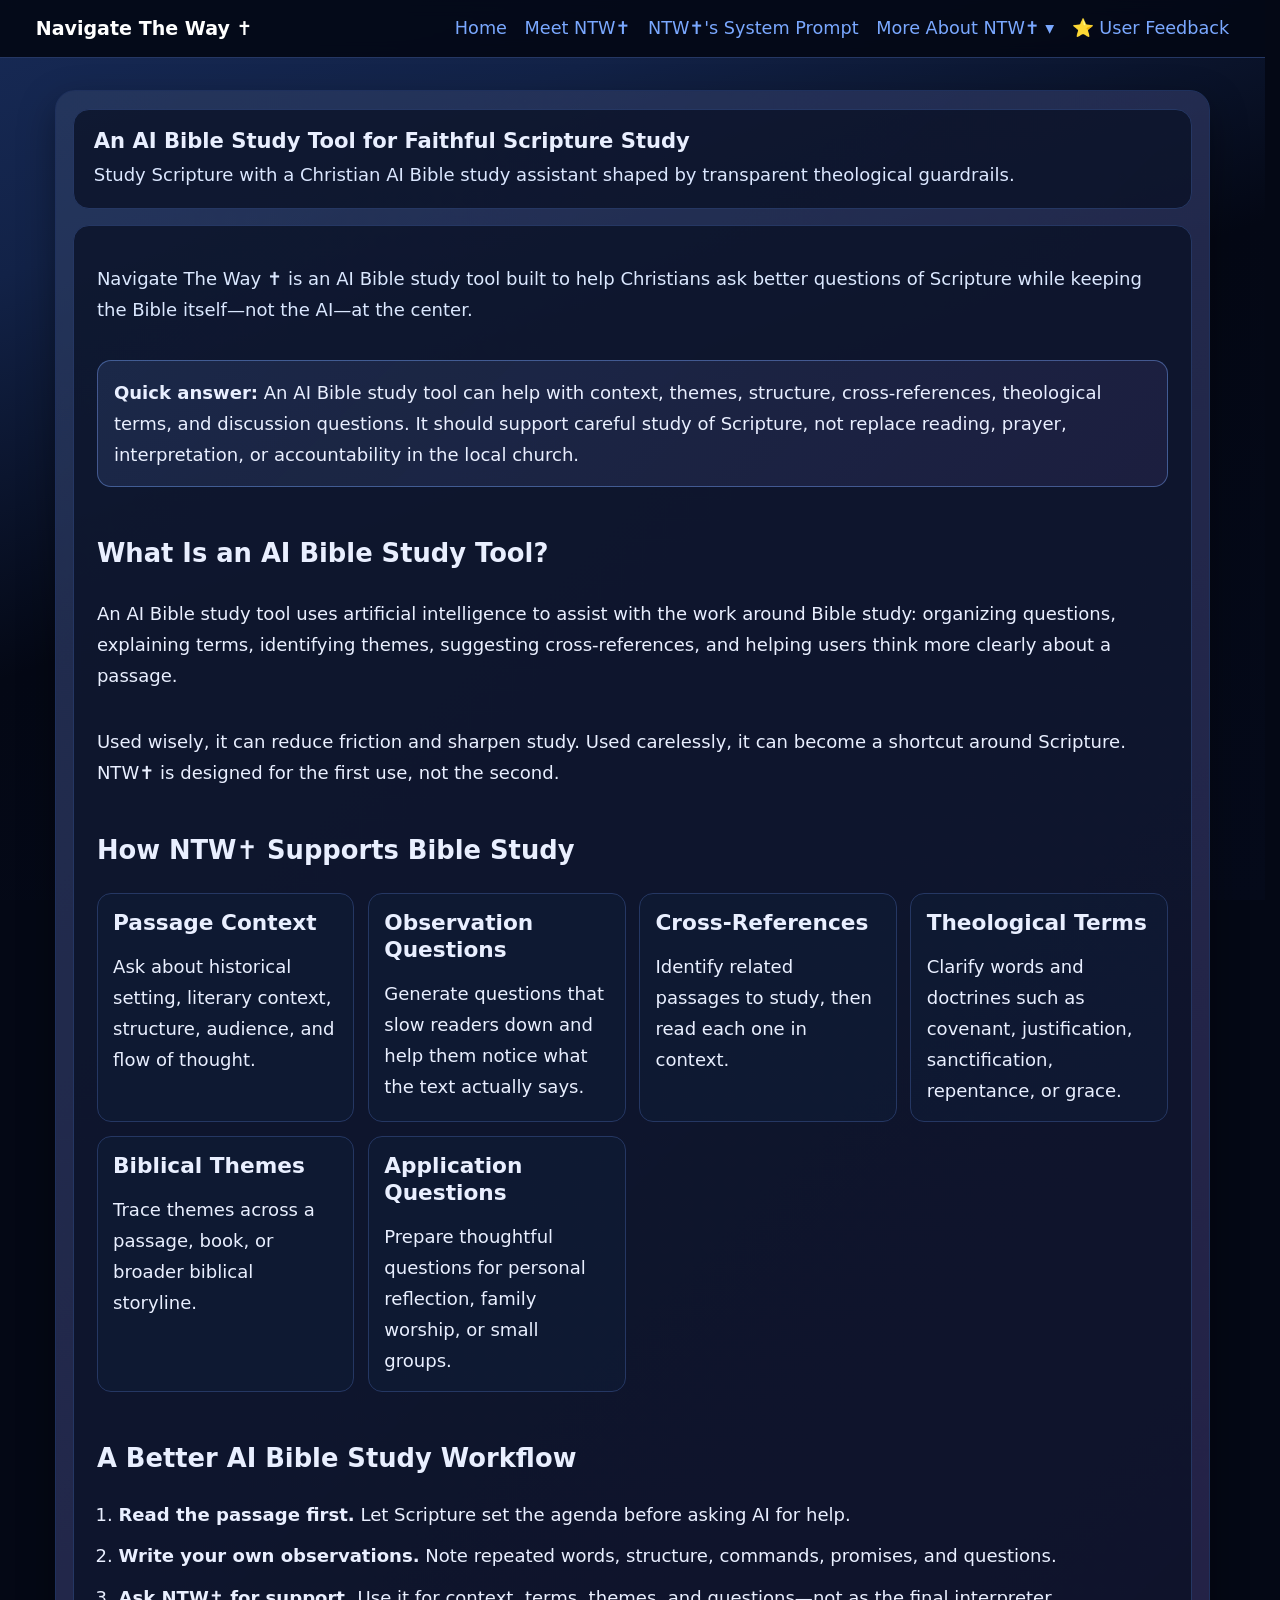
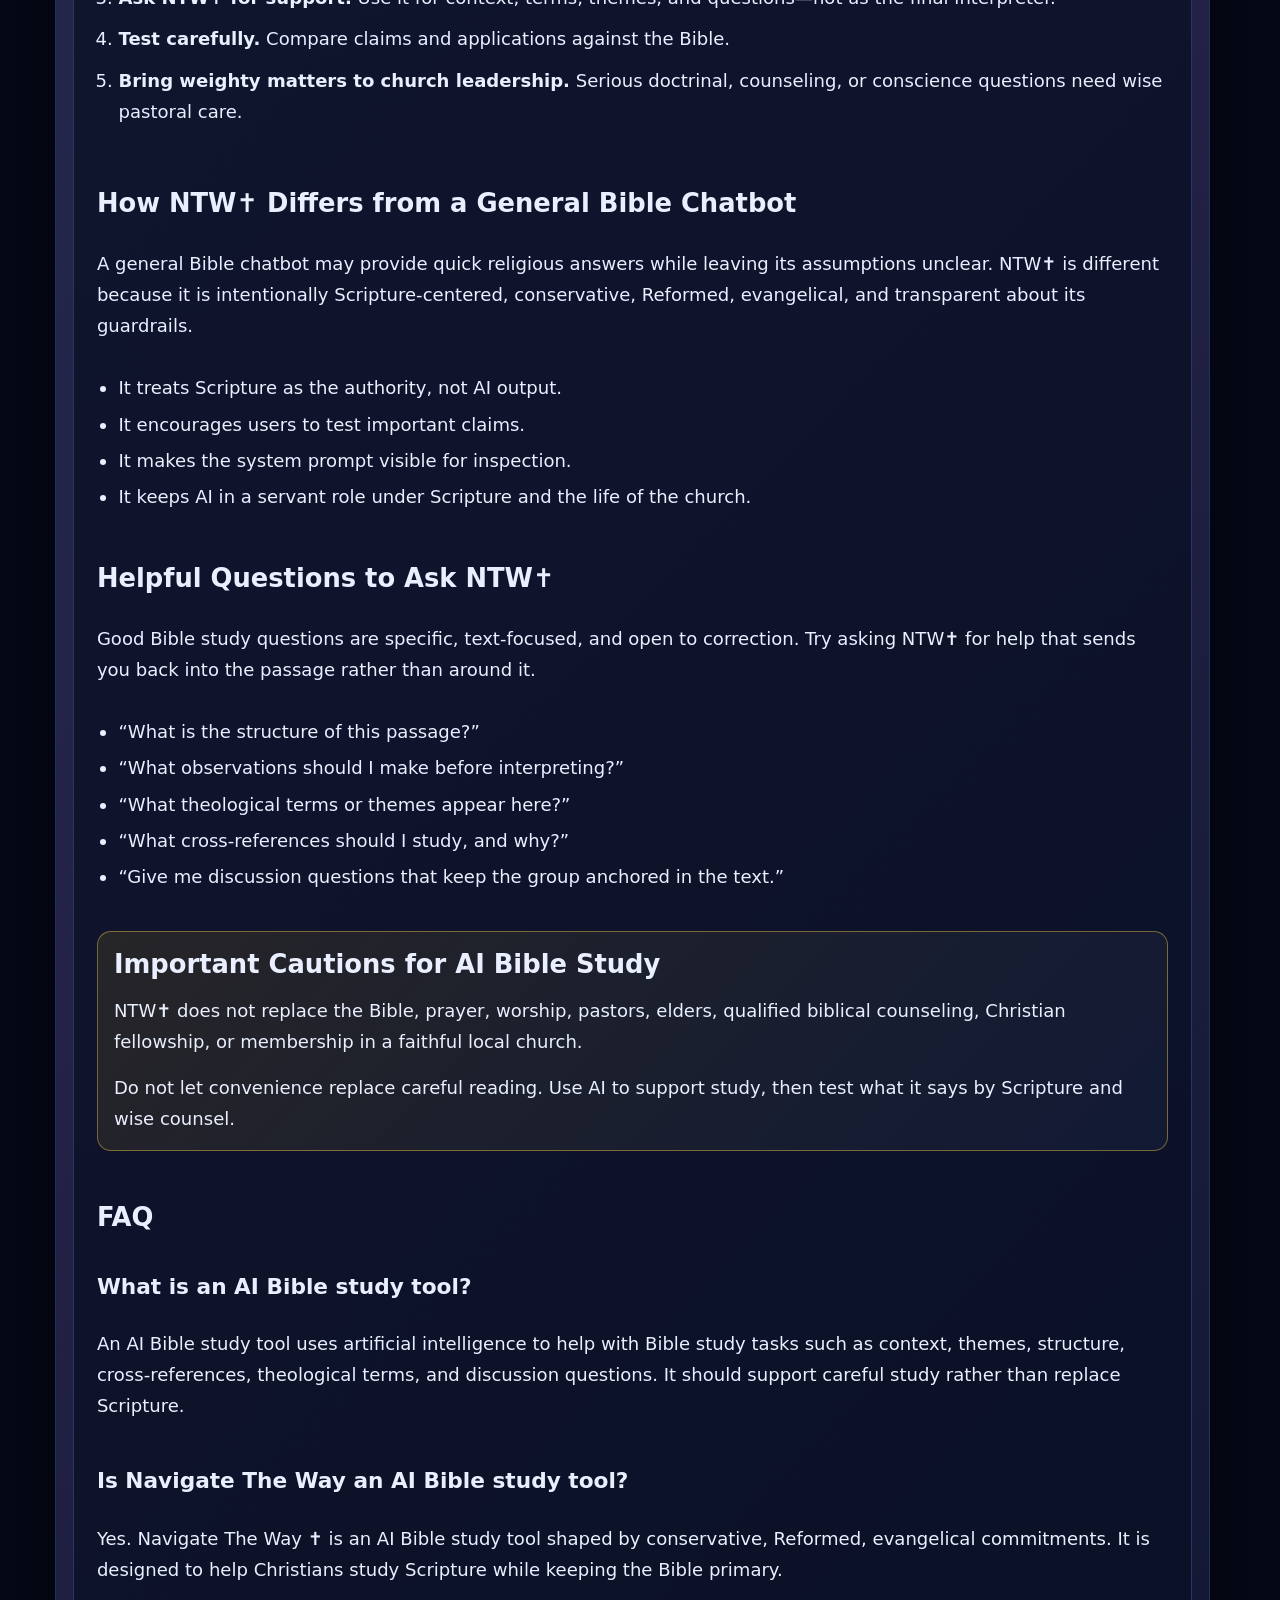
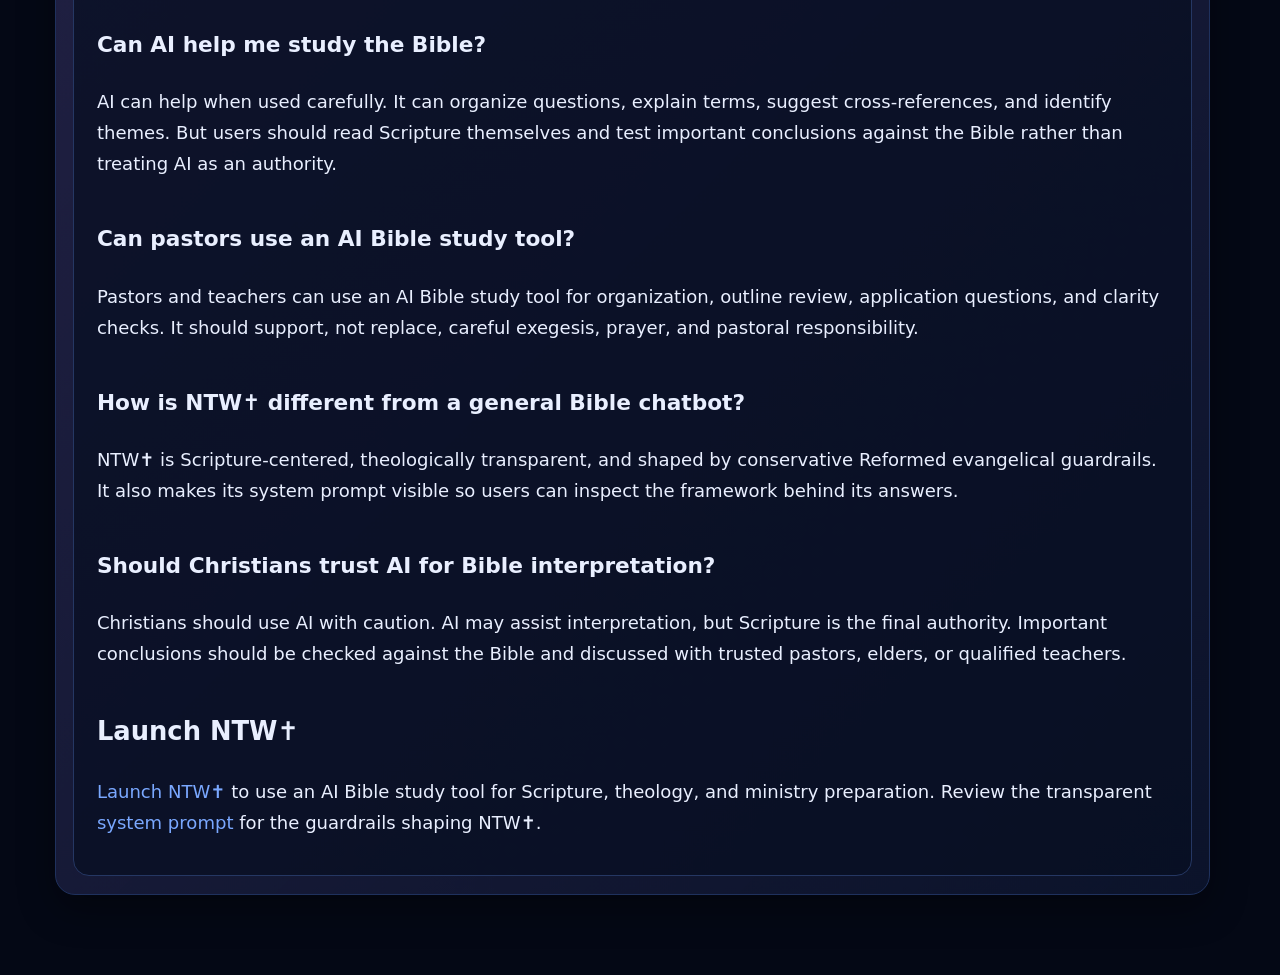
<file: docs/bible-study-ai.html>
<!doctype html>
<html lang="en">
<head>
<!-- Google tag (gtag.js) -->
<script async src="https://www.googletagmanager.com/gtag/js?id=G-PQRYDND927"></script>
<script>
  window.dataLayer = window.dataLayer || [];
  function gtag(){dataLayer.push(arguments);}
  gtag('js', new Date());

  gtag('config', 'G-PQRYDND927');
</script>

  <meta charset="UTF-8" />
  <meta name="viewport" content="width=device-width, initial-scale=1.0" />
  <title>AI Bible Study Tool for Scripture | Navigate The Way</title>
  <link rel="canonical" href="https://www.navtheway.com/bible-study-ai" />
  <meta name="robots" content="index,follow,max-snippet:-1,max-image-preview:large,max-video-preview:-1" />
  <meta name="description" content="AI Bible study tool for Scripture, Bible study, and theology, helping Christians study faithfully with clear conservative evangelical guardrails." />
  <meta property="og:type" content="website" />
  <meta property="og:title" content="AI Bible Study Tool for Scripture | Navigate The Way" />
  <meta property="og:description" content="AI Bible study tool for Scripture, Bible study, and theology, helping Christians study faithfully with clear conservative evangelical guardrails." />
  <meta property="og:url" content="https://www.navtheway.com/bible-study-ai" />

  <meta property="og:image" content="https://www.navtheway.com/images/ntw_social_share.png" />
  <meta property="og:image:type" content="image/png" />
  <meta property="og:image:width" content="1200" />
  <meta property="og:image:height" content="630" />
  <meta name="twitter:card" content="summary_large_image" />
  <meta name="twitter:title" content="AI Bible Study Tool for Scripture | Navigate The Way" />
  <meta name="twitter:description" content="AI Bible study tool for Scripture, Bible study, and theology, helping Christians study faithfully with clear conservative evangelical guardrails." />
  <meta name="twitter:image" content="https://www.navtheway.com/images/ntw_social_share.png" />
  <script type="application/ld+json">
{
  "@context": "https://schema.org",
  "@graph": [
    {
      "@type": "Organization",
      "@id": "https://www.navtheway.com/#organization",
      "name": "Navigate The Way ✝️",
      "url": "https://www.navtheway.com/",
      "logo": {
        "@type": "ImageObject",
        "url": "https://www.navtheway.com/images/Bigger_from_vector.png"
      },
      "sameAs": [
        "https://www.facebook.com/profile.php?id=61566125041701",
        "https://www.linkedin.com/showcase/102618283"
      ]
    },
    {
      "@type": "WebSite",
      "inLanguage": "en",
      "@id": "https://www.navtheway.com/#website",
      "url": "https://www.navtheway.com/",
      "name": "Navigate The Way ✝️",
      "publisher": {
        "@id": "https://www.navtheway.com/#organization"
      }
    },
    {
      "@type": "WebPage",
      "inLanguage": "en",
      "@id": "https://www.navtheway.com/bible-study-ai#webpage",
      "url": "https://www.navtheway.com/bible-study-ai",
      "name": "AI Bible Study Tool for Scripture | Navigate The Way",
      "description": "AI Bible study tool for Scripture, Bible study, and theology, helping Christians study faithfully with clear conservative evangelical guardrails.",
      "isPartOf": {
        "@id": "https://www.navtheway.com/#website"
      },
      "about": {
        "@id": "https://www.navtheway.com/#organization"
      },
      "publisher": {
        "@id": "https://www.navtheway.com/#organization"
      },
      "mainEntity": {
        "@id": "https://www.navtheway.com/bible-study-ai#faqpage"
      }
    }
  ]
}
  </script>
  <script type="application/ld+json">
{
  "@context": "https://schema.org",
  "@type": "FAQPage",
  "inLanguage": "en",
  "@id": "https://www.navtheway.com/bible-study-ai#faqpage",
  "url": "https://www.navtheway.com/bible-study-ai",
  "name": "AI Bible Study Tool for Scripture | Navigate The Way",
  "mainEntityOfPage": {
    "@id": "https://www.navtheway.com/bible-study-ai#webpage"
  },
  "mainEntity": [
    {
      "@type": "Question",
      "name": "What is an AI Bible study tool?",
      "acceptedAnswer": {
        "@type": "Answer",
        "text": "An AI Bible study tool uses artificial intelligence to help with Bible study tasks such as context, themes, structure, cross-references, theological terms, and discussion questions. It should support careful study rather than replace Scripture."
      }
    },
    {
      "@type": "Question",
      "name": "Is Navigate The Way an AI Bible study tool?",
      "acceptedAnswer": {
        "@type": "Answer",
        "text": "Yes. Navigate The Way ✝️ is an AI Bible study tool shaped by conservative, Reformed, evangelical commitments. It is designed to help Christians study Scripture while keeping the Bible primary."
      }
    },
    {
      "@type": "Question",
      "name": "Can AI help me study the Bible?",
      "acceptedAnswer": {
        "@type": "Answer",
        "text": "AI can help when used carefully. It can organize questions, explain terms, suggest cross-references, and identify themes. But users should read Scripture themselves and test important conclusions against the Bible rather than treating AI as an authority."
      }
    },
    {
      "@type": "Question",
      "name": "Can pastors use an AI Bible study tool?",
      "acceptedAnswer": {
        "@type": "Answer",
        "text": "Pastors and teachers can use an AI Bible study tool for organization, outline review, application questions, and clarity checks. It should support, not replace, careful exegesis, prayer, and pastoral responsibility."
      }
    },
    {
      "@type": "Question",
      "name": "How is NTW✝️ different from a general Bible chatbot?",
      "acceptedAnswer": {
        "@type": "Answer",
        "text": "NTW✝️ is Scripture-centered, theologically transparent, and shaped by conservative Reformed evangelical guardrails. It also makes its system prompt visible so users can inspect the framework behind its answers."
      }
    },
    {
      "@type": "Question",
      "name": "Should Christians trust AI for Bible interpretation?",
      "acceptedAnswer": {
        "@type": "Answer",
        "text": "Christians should use AI with caution. AI may assist interpretation, but Scripture is the final authority. Important conclusions should be checked against the Bible and discussed with trusted pastors, elders, or qualified teachers."
      }
    }
  ]
}
  </script>
  <script type="application/ld+json">
{
  "@context": "https://schema.org",
  "@type": "BreadcrumbList",
  "itemListElement": [
    {
      "@type": "ListItem",
      "position": 1,
      "name": "Home",
      "item": "https://www.navtheway.com/"
    },
    {
      "@type": "ListItem",
      "position": 2,
      "name": "AI Bible Study Tool for Scripture | Navigate The Way",
      "item": "https://www.navtheway.com/bible-study-ai"
    }
  ]
}
  </script>
  <link rel="stylesheet" href="styles.css" />
  <link rel="icon" type="image/webp" href="images/favicon.webp" />
</head>
<body>

<header>
  <div class="nav-wrap">
    <a class="brand" href="/">Navigate The Way ✝️</a>
    <input type="checkbox" id="mobile-nav-toggle" class="mobile-nav-toggle" aria-label="Toggle site navigation" />
    <label for="mobile-nav-toggle" class="mobile-nav-button" aria-label="Open site navigation">Menu</label>
    <nav>
      <ul>
        <li><a href="/">Home</a></li>
        <li><a href="/meet-ntw">Meet NTW✝️</a></li>
        <li><a href="/system-prompt">NTW✝️'s System Prompt</a></li>
        <li class="dropdown"><a href="/faqs">More About NTW✝️ ▾</a>
          <ul>
            <li><a href="/faqs">NTW✝️ FAQs</a></li>
            <li><a href="/christian-ai">Christian AI</a></li>
            <li><a href="/reformed-christian-ai">Reformed Christian AI</a></li>
            <li><a href="/bible-study-ai">AI Bible Study Tool</a></li>
            <li><a href="/ai-sermon-prep">AI Sermon Preparation</a></li>
            <li><a href="/berean-board">🎲 Berean Board</a></li>
            <li><a href="/caution-points">⚠️ Caution Points</a></li>
            <li><a href="/creator">NTW✝️'s Creator</a></li>
            <li><a href="/citing-ntw">Citing NTW✝️</a></li>
          </ul>
        </li>
        <li><a href="/feedback">⭐ User Feedback</a></li>
      </ul>
    </nav>
  </div>
</header>

<main>
  <section class="page-shell">
    <section class="page-header" aria-labelledby="page-title">
      <h1 id="page-title">An AI Bible Study Tool for Faithful Scripture Study</h1>
      <p>Study Scripture with a Christian AI Bible study assistant shaped by transparent theological guardrails.</p>
    </section>
    <section class="card verbatim-content seo-landing">
      <p class="lede">Navigate The Way ✝️ is an AI Bible study tool built to help Christians ask better questions of Scripture while keeping the Bible itself—not the AI—at the center.</p>
      <div class="quick-answer">
        <p><strong>Quick answer:</strong> An AI Bible study tool can help with context, themes, structure, cross-references, theological terms, and discussion questions. It should support careful study of Scripture, not replace reading, prayer, interpretation, or accountability in the local church.</p>
      </div>

      <h2>What Is an AI Bible Study Tool?</h2>
      <p>An AI Bible study tool uses artificial intelligence to assist with the work around Bible study: organizing questions, explaining terms, identifying themes, suggesting cross-references, and helping users think more clearly about a passage.</p>
      <p>Used wisely, it can reduce friction and sharpen study. Used carelessly, it can become a shortcut around Scripture. NTW✝️ is designed for the first use, not the second.</p>

      <h2>How NTW✝️ Supports Bible Study</h2>
      <div class="seo-grid">
        <div class="seo-card"><h3>Passage Context</h3><p>Ask about historical setting, literary context, structure, audience, and flow of thought.</p></div>
        <div class="seo-card"><h3>Observation Questions</h3><p>Generate questions that slow readers down and help them notice what the text actually says.</p></div>
        <div class="seo-card"><h3>Cross-References</h3><p>Identify related passages to study, then read each one in context.</p></div>
        <div class="seo-card"><h3>Theological Terms</h3><p>Clarify words and doctrines such as covenant, justification, sanctification, repentance, or grace.</p></div>
        <div class="seo-card"><h3>Biblical Themes</h3><p>Trace themes across a passage, book, or broader biblical storyline.</p></div>
        <div class="seo-card"><h3>Application Questions</h3><p>Prepare thoughtful questions for personal reflection, family worship, or small groups.</p></div>
      </div>

      <h2>A Better AI Bible Study Workflow</h2>
      <ol class="workflow-list">
        <li><strong>Read the passage first.</strong> Let Scripture set the agenda before asking AI for help.</li>
        <li><strong>Write your own observations.</strong> Note repeated words, structure, commands, promises, and questions.</li>
        <li><strong>Ask NTW✝️ for support.</strong> Use it for context, terms, themes, and questions—not as the final interpreter.</li>
        <li><strong>Test carefully.</strong> Compare claims and applications against the Bible.</li>
        <li><strong>Bring weighty matters to church leadership.</strong> Serious doctrinal, counseling, or conscience questions need wise pastoral care.</li>
      </ol>

      <h2>How NTW✝️ Differs from a General Bible Chatbot</h2>
      <p>A general Bible chatbot may provide quick religious answers while leaving its assumptions unclear. NTW✝️ is different because it is intentionally Scripture-centered, conservative, Reformed, evangelical, and transparent about its guardrails.</p>
      <ul>
        <li>It treats Scripture as the authority, not AI output.</li>
        <li>It encourages users to test important claims.</li>
        <li>It makes the system prompt visible for inspection.</li>
        <li>It keeps AI in a servant role under Scripture and the life of the church.</li>
      </ul>

      <h2>Helpful Questions to Ask NTW✝️</h2>
      <p>Good Bible study questions are specific, text-focused, and open to correction. Try asking NTW✝️ for help that sends you back into the passage rather than around it.</p>
      <ul>
        <li>“What is the structure of this passage?”</li>
        <li>“What observations should I make before interpreting?”</li>
        <li>“What theological terms or themes appear here?”</li>
        <li>“What cross-references should I study, and why?”</li>
        <li>“Give me discussion questions that keep the group anchored in the text.”</li>
      </ul>

      <div class="caution-box">
        <h2>Important Cautions for AI Bible Study</h2>
        <p>NTW✝️ does not replace the Bible, prayer, worship, pastors, elders, qualified biblical counseling, Christian fellowship, or membership in a faithful local church.</p>
        <p>Do not let convenience replace careful reading. Use AI to support study, then test what it says by Scripture and wise counsel.</p>
      </div>

      <h2>FAQ</h2>
      <h3>What is an AI Bible study tool?</h3>
      <p>An AI Bible study tool uses artificial intelligence to help with Bible study tasks such as context, themes, structure, cross-references, theological terms, and discussion questions. It should support careful study rather than replace Scripture.</p>
      <h3>Is Navigate The Way an AI Bible study tool?</h3>
      <p>Yes. Navigate The Way ✝️ is an AI Bible study tool shaped by conservative, Reformed, evangelical commitments. It is designed to help Christians study Scripture while keeping the Bible primary.</p>
      <h3>Can AI help me study the Bible?</h3>
      <p>AI can help when used carefully. It can organize questions, explain terms, suggest cross-references, and identify themes. But users should read Scripture themselves and test important conclusions against the Bible rather than treating AI as an authority.</p>
      <h3>Can pastors use an AI Bible study tool?</h3>
      <p>Pastors and teachers can use an AI Bible study tool for organization, outline review, application questions, and clarity checks. It should support, not replace, careful exegesis, prayer, and pastoral responsibility.</p>
      <h3>How is NTW✝️ different from a general Bible chatbot?</h3>
      <p>NTW✝️ is Scripture-centered, theologically transparent, and shaped by conservative Reformed evangelical guardrails. It also makes its system prompt visible so users can inspect the framework behind its answers.</p>
      <h3>Should Christians trust AI for Bible interpretation?</h3>
      <p>Christians should use AI with caution. AI may assist interpretation, but Scripture is the final authority. Important conclusions should be checked against the Bible and discussed with trusted pastors, elders, or qualified teachers.</p>

      <h2>Launch NTW✝️</h2>
      <p><a href="https://chatgpt.com/g/g-OeyUtWwqz-navigate-the-way" target="_blank" rel="noreferrer">Launch NTW✝️</a> to use an AI Bible study tool for Scripture, theology, and ministry preparation. Review the transparent <a href="https://www.navtheway.com/system-prompt">system prompt</a> for the guardrails shaping NTW✝️.</p>
    </section>
  </section>
</main>

<script src="footer-fragment.js"></script>
</body>
</html>
</file>
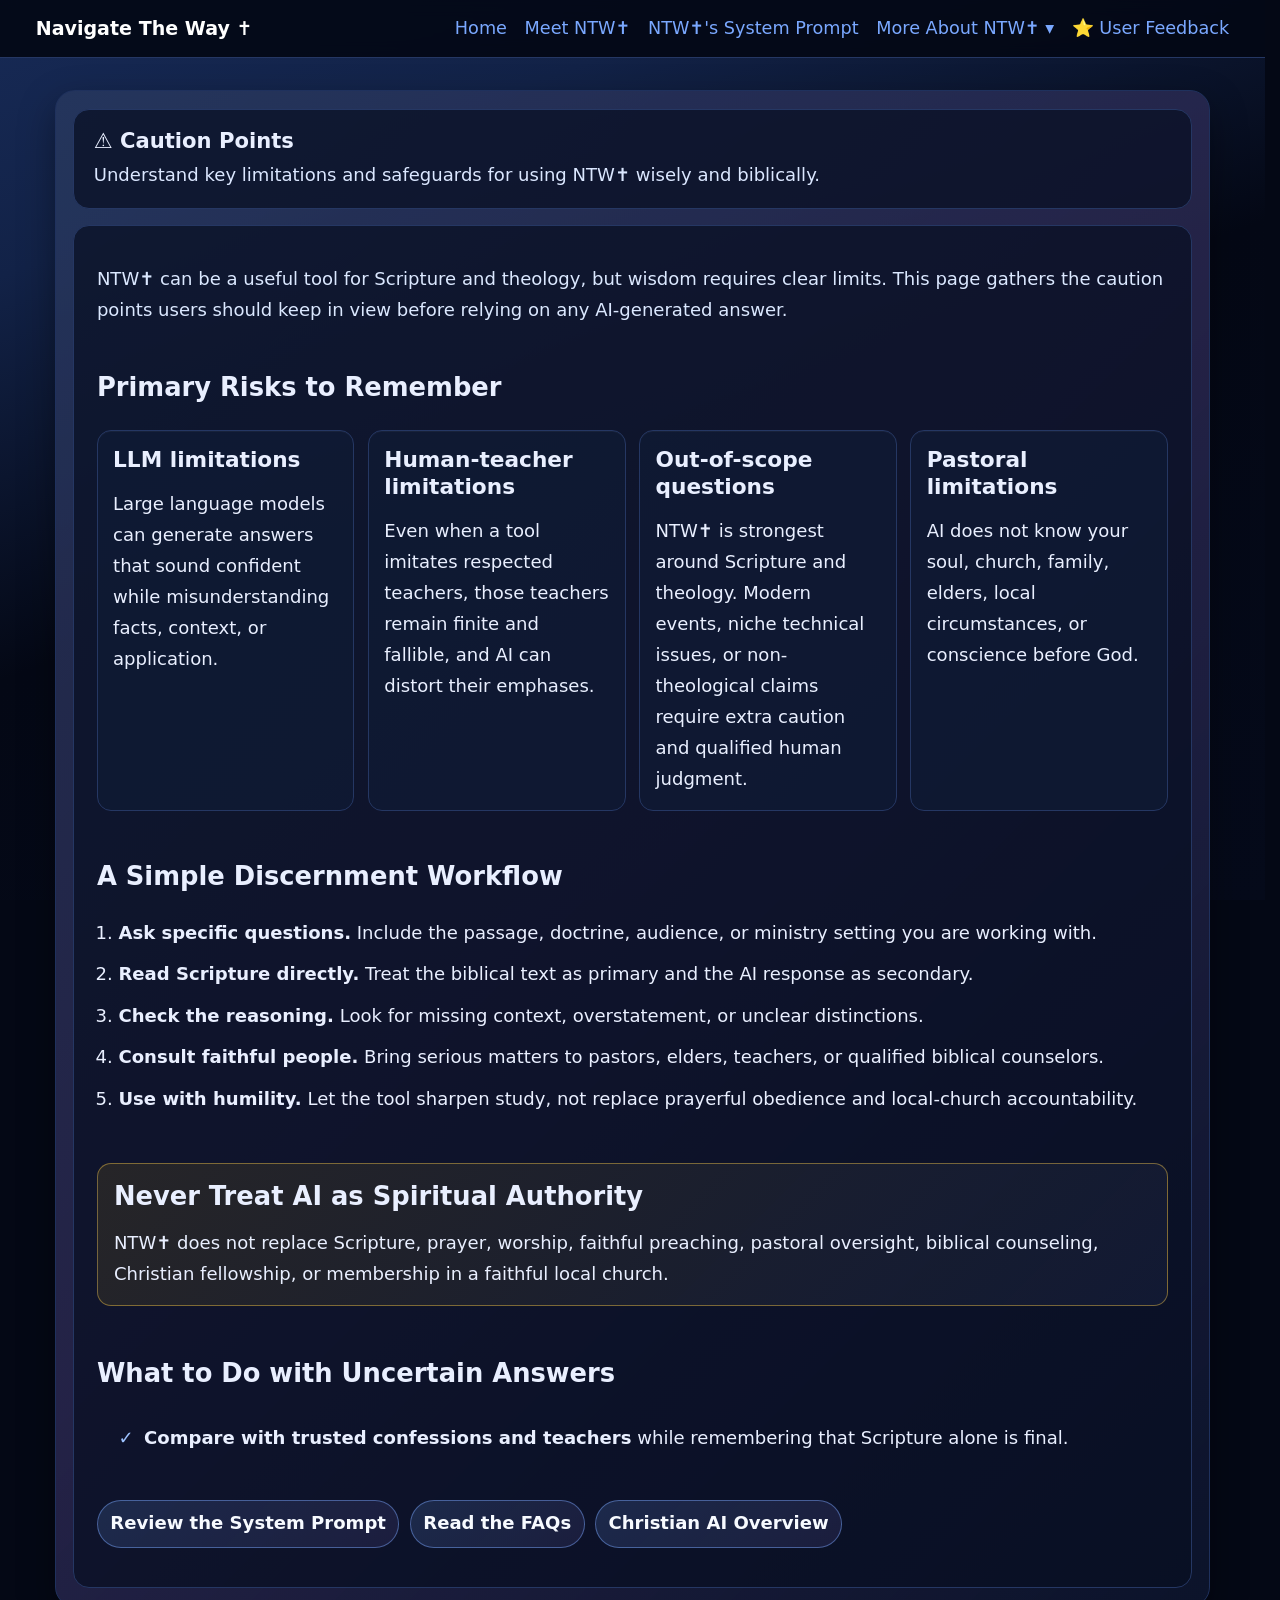
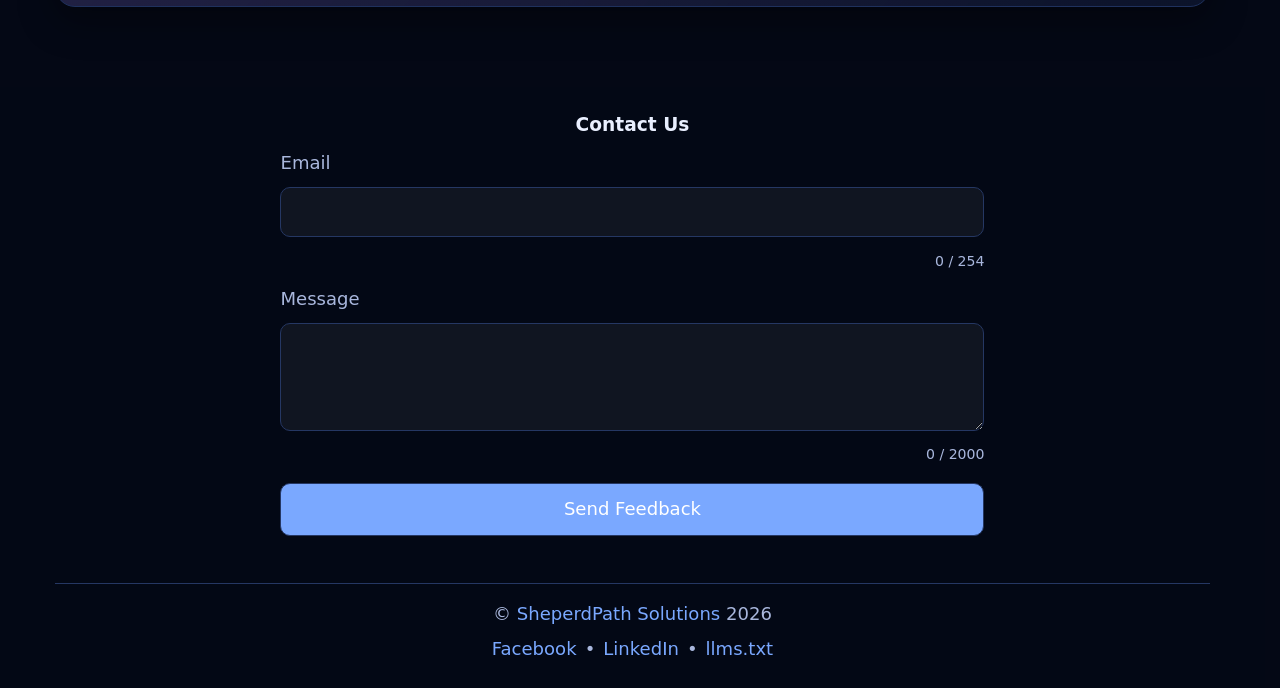
<file: docs/caution-points.html>
<!doctype html>
<html lang="en">
<head>
<!-- Google tag (gtag.js) -->
<script async src="https://www.googletagmanager.com/gtag/js?id=G-PQRYDND927"></script>
<script>
  window.dataLayer = window.dataLayer || [];
  function gtag(){dataLayer.push(arguments);}
  gtag('js', new Date());

  gtag('config', 'G-PQRYDND927');
</script>

  <meta charset="UTF-8" />
  <meta name="viewport" content="width=device-width, initial-scale=1.0" />
  <title>⚠️ Caution Points — Navigate The Way ✝️</title>
  <link rel="canonical" href="https://www.navtheway.com/caution-points" />
  <meta name="robots" content="index,follow,max-snippet:-1,max-image-preview:large,max-video-preview:-1" />
  <meta name="description" content="Review caution points for using Navigate The Way ✝️ wisely, including guidance on verification, discernment, and spiritual accountability." />
  <meta property="og:type" content="website" />
  <meta property="og:title" content="⚠️ Caution Points — Navigate The Way ✝️" />
  <meta property="og:description" content="Review caution points for using Navigate The Way ✝️ wisely, including guidance on verification, discernment, and spiritual accountability." />
  <meta property="og:url" content="https://www.navtheway.com/caution-points" />

  <meta property="og:image" content="https://www.navtheway.com/images/ntw_social_share.png" />
  <meta property="og:image:type" content="image/png" />
  <meta property="og:image:width" content="1200" />
  <meta property="og:image:height" content="630" />
  <meta name="twitter:card" content="summary_large_image" />
  <script type="application/ld+json">
{
  "@context": "https://schema.org",
  "@graph": [
    {
      "@type": "Organization",
      "@id": "https://www.navtheway.com/#organization",
      "name": "Navigate The Way ✝️",
      "url": "https://www.navtheway.com/",
      "logo": {
        "@type": "ImageObject",
        "url": "https://www.navtheway.com/images/Bigger_from_vector.png"
      },
      "sameAs": [
        "https://www.facebook.com/profile.php?id=61566125041701",
        "https://www.linkedin.com/showcase/102618283"
      ]
    },
    {
      "@type": "WebSite",
      "inLanguage": "en",
      "@id": "https://www.navtheway.com/#website",
      "url": "https://www.navtheway.com/",
      "name": "Navigate The Way ✝️",
      "publisher": {
        "@id": "https://www.navtheway.com/#organization"
      }
    },
    {
      "@type": "WebPage",
      "inLanguage": "en",
      "@id": "https://www.navtheway.com/caution-points#webpage",
      "url": "https://www.navtheway.com/caution-points",
      "name": "⚠️ Caution Points — Navigate The Way ✝️",
      "description": "Review caution points for using Navigate The Way ✝️ wisely, including guidance on verification, discernment, and spiritual accountability.",
      "isPartOf": {
        "@id": "https://www.navtheway.com/#website"
      },
      "about": {
        "@id": "https://www.navtheway.com/#organization"
      },
      "publisher": {
        "@id": "https://www.navtheway.com/#organization"
      }
    },
    {
      "@id": "https://www.navtheway.com/caution-points#article",
      "@type": "Article",
      "inLanguage": "en",
      "headline": "⚠️ Caution Points — Navigate The Way ✝️",
      "description": "Review caution points for using Navigate The Way ✝️ wisely, including guidance on verification, discernment, and spiritual accountability.",
      "image": [
        "https://www.navtheway.com/images/Bigger_from_vector.png"
      ],
      "author": {
        "@type": "Person",
        "name": "Ted Hallum"
      },
      "datePublished": "2026-02-22T21:01:57-05:00",
      "dateModified": "2026-06-10T00:00:00-04:00",
      "mainEntityOfPage": {
        "@id": "https://www.navtheway.com/caution-points#webpage"
      },
      "publisher": {
        "@id": "https://www.navtheway.com/#organization"
      },
      "isPartOf": {
        "@id": "https://www.navtheway.com/#website"
      },
      "about": {
        "@id": "https://www.navtheway.com/#organization"
      }
    }
  ]
}
  </script>
  <meta name="twitter:image" content="https://www.navtheway.com/images/ntw_social_share.png" />

  <script type="application/ld+json">
{
  "@context": "https://schema.org",
  "@type": "BreadcrumbList",
  "itemListElement": [
    {
      "@type": "ListItem",
      "position": 1,
      "name": "Home",
      "item": "https://www.navtheway.com/"
    },
    {
      "@type": "ListItem",
      "position": 2,
      "name": "⚠️ Caution Points — Navigate The Way ✝️",
      "item": "https://www.navtheway.com/caution-points"
    }
  ]
}
  </script>
  <link rel="stylesheet" href="styles.css" />
  <link rel="icon" type="image/webp" href="images/favicon.webp" />
</head>
<body>

<header>
  <div class="nav-wrap">
    <a class="brand" href="/">Navigate The Way ✝️</a>
    <input type="checkbox" id="mobile-nav-toggle" class="mobile-nav-toggle" aria-label="Toggle site navigation" />
    <label for="mobile-nav-toggle" class="mobile-nav-button" aria-label="Open site navigation">Menu</label>
    <nav>
      <ul>
        <li><a href="/">Home</a></li>
        <li><a href="/meet-ntw">Meet NTW✝️</a></li>
        <li><a href="/system-prompt">NTW✝️'s System Prompt</a></li>
        <li class="dropdown"><a href="/faqs">More About NTW✝️ ▾</a>
          <ul>
            <li><a href="/faqs">NTW✝️ FAQs</a></li>
            <li><a href="/christian-ai">Christian AI</a></li>
            <li><a href="/reformed-christian-ai">Reformed Christian AI</a></li>
            <li><a href="/bible-study-ai">AI Bible Study Tool</a></li>
            <li><a href="/ai-sermon-prep">AI Sermon Preparation</a></li>
            <li><a href="/berean-board">🎲 Berean Board</a></li>
            <li><a href="/caution-points">⚠️ Caution Points</a></li>
            <li><a href="/creator">NTW✝️'s Creator</a></li>
            <li><a href="/citing-ntw">Citing NTW✝️</a></li>
          </ul>
        </li>
        <li><a href="/feedback">⭐ User Feedback</a></li>
      </ul>
    </nav>
  </div>
</header>

<main>
  <section class="page-shell">
    <section class="page-header" aria-labelledby="page-title">
      <h1 id="page-title">⚠️ Caution Points</h1>
      <p>Understand key limitations and safeguards for using NTW✝️ wisely and biblically.</p>
    </section>
    <section class="card verbatim-content seo-landing info-page">
      <p class="lede">NTW✝️ can be a useful tool for Scripture and theology, but wisdom requires clear limits. This page gathers the caution points users should keep in view before relying on any AI-generated answer.</p>

      <h2>Primary Risks to Remember</h2>
      <div class="info-grid">
        <article class="info-card"><h3>LLM limitations</h3><p>Large language models can generate answers that sound confident while misunderstanding facts, context, or application.</p></article>
        <article class="info-card"><h3>Human-teacher limitations</h3><p>Even when a tool imitates respected teachers, those teachers remain finite and fallible, and AI can distort their emphases.</p></article>
        <article class="info-card"><h3>Out-of-scope questions</h3><p>NTW✝️ is strongest around Scripture and theology. Modern events, niche technical issues, or non-theological claims require extra caution and qualified human judgment.</p></article>
        <article class="info-card"><h3>Pastoral limitations</h3><p>AI does not know your soul, church, family, elders, local circumstances, or conscience before God.</p></article>
      </div>

      <h2>A Simple Discernment Workflow</h2>
      <ol class="workflow-list">
        <li><strong>Ask specific questions.</strong> Include the passage, doctrine, audience, or ministry setting you are working with.</li>
        <li><strong>Read Scripture directly.</strong> Treat the biblical text as primary and the AI response as secondary.</li>
        <li><strong>Check the reasoning.</strong> Look for missing context, overstatement, or unclear distinctions.</li>
        <li><strong>Consult faithful people.</strong> Bring serious matters to pastors, elders, teachers, or qualified biblical counselors.</li>
        <li><strong>Use with humility.</strong> Let the tool sharpen study, not replace prayerful obedience and local-church accountability.</li>
      </ol>

      <div class="caution-box">
        <h2>Never Treat AI as Spiritual Authority</h2>
        <p>NTW✝️ does not replace Scripture, prayer, worship, faithful preaching, pastoral oversight, biblical counseling, Christian fellowship, or membership in a faithful local church.</p>
      </div>

      <h2>What to Do with Uncertain Answers</h2>
      <ul class="check-list">
        <li><strong>Compare with trusted confessions and teachers</strong> while remembering that Scripture alone is final.</li>
      </ul>

      <div class="resource-links" aria-label="Related pages">
        <a class="pill-link" href="/system-prompt">Review the System Prompt</a>
        <a class="pill-link" href="/faqs">Read the FAQs</a>
        <a class="pill-link" href="/christian-ai">Christian AI Overview</a>
      </div>
    </section>
  </section>
</main>
<footer data-shared-footer></footer>
<script src="footer-fragment.js"></script>
</body>
</html>
</file>
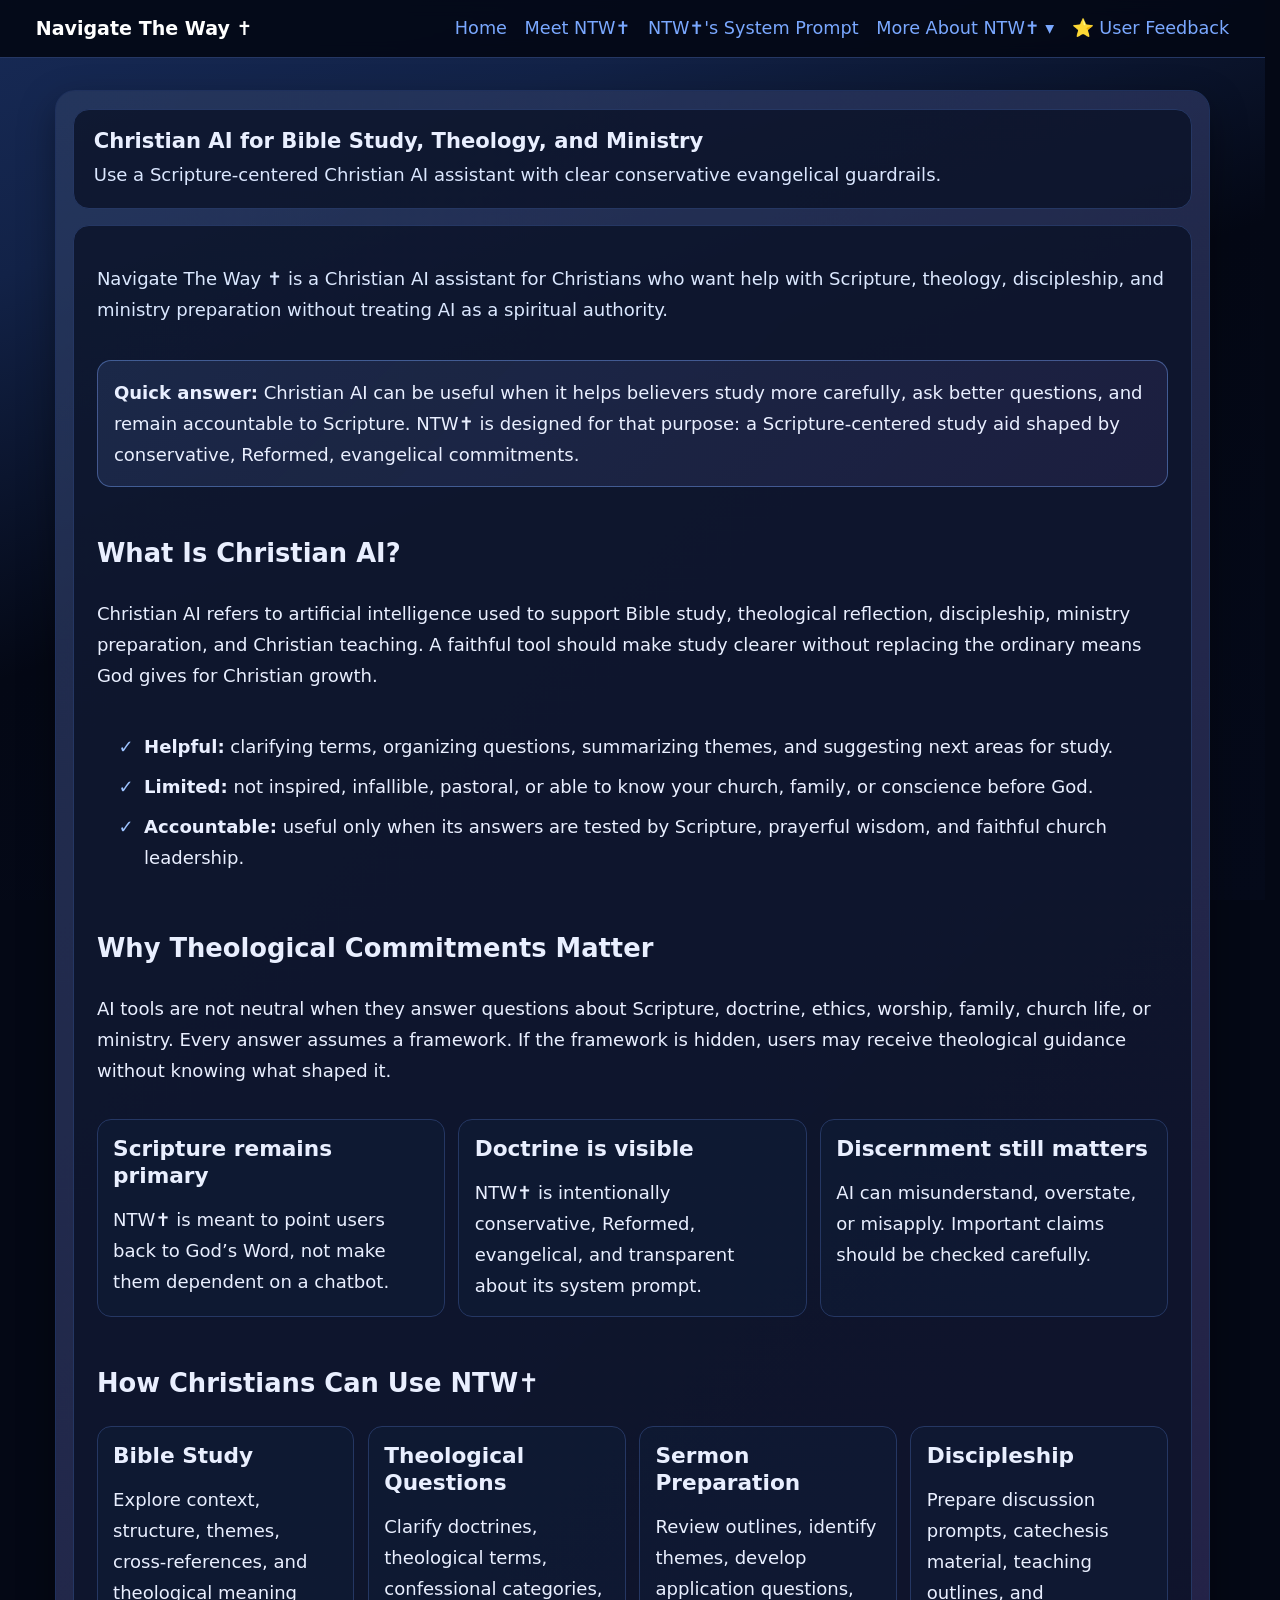
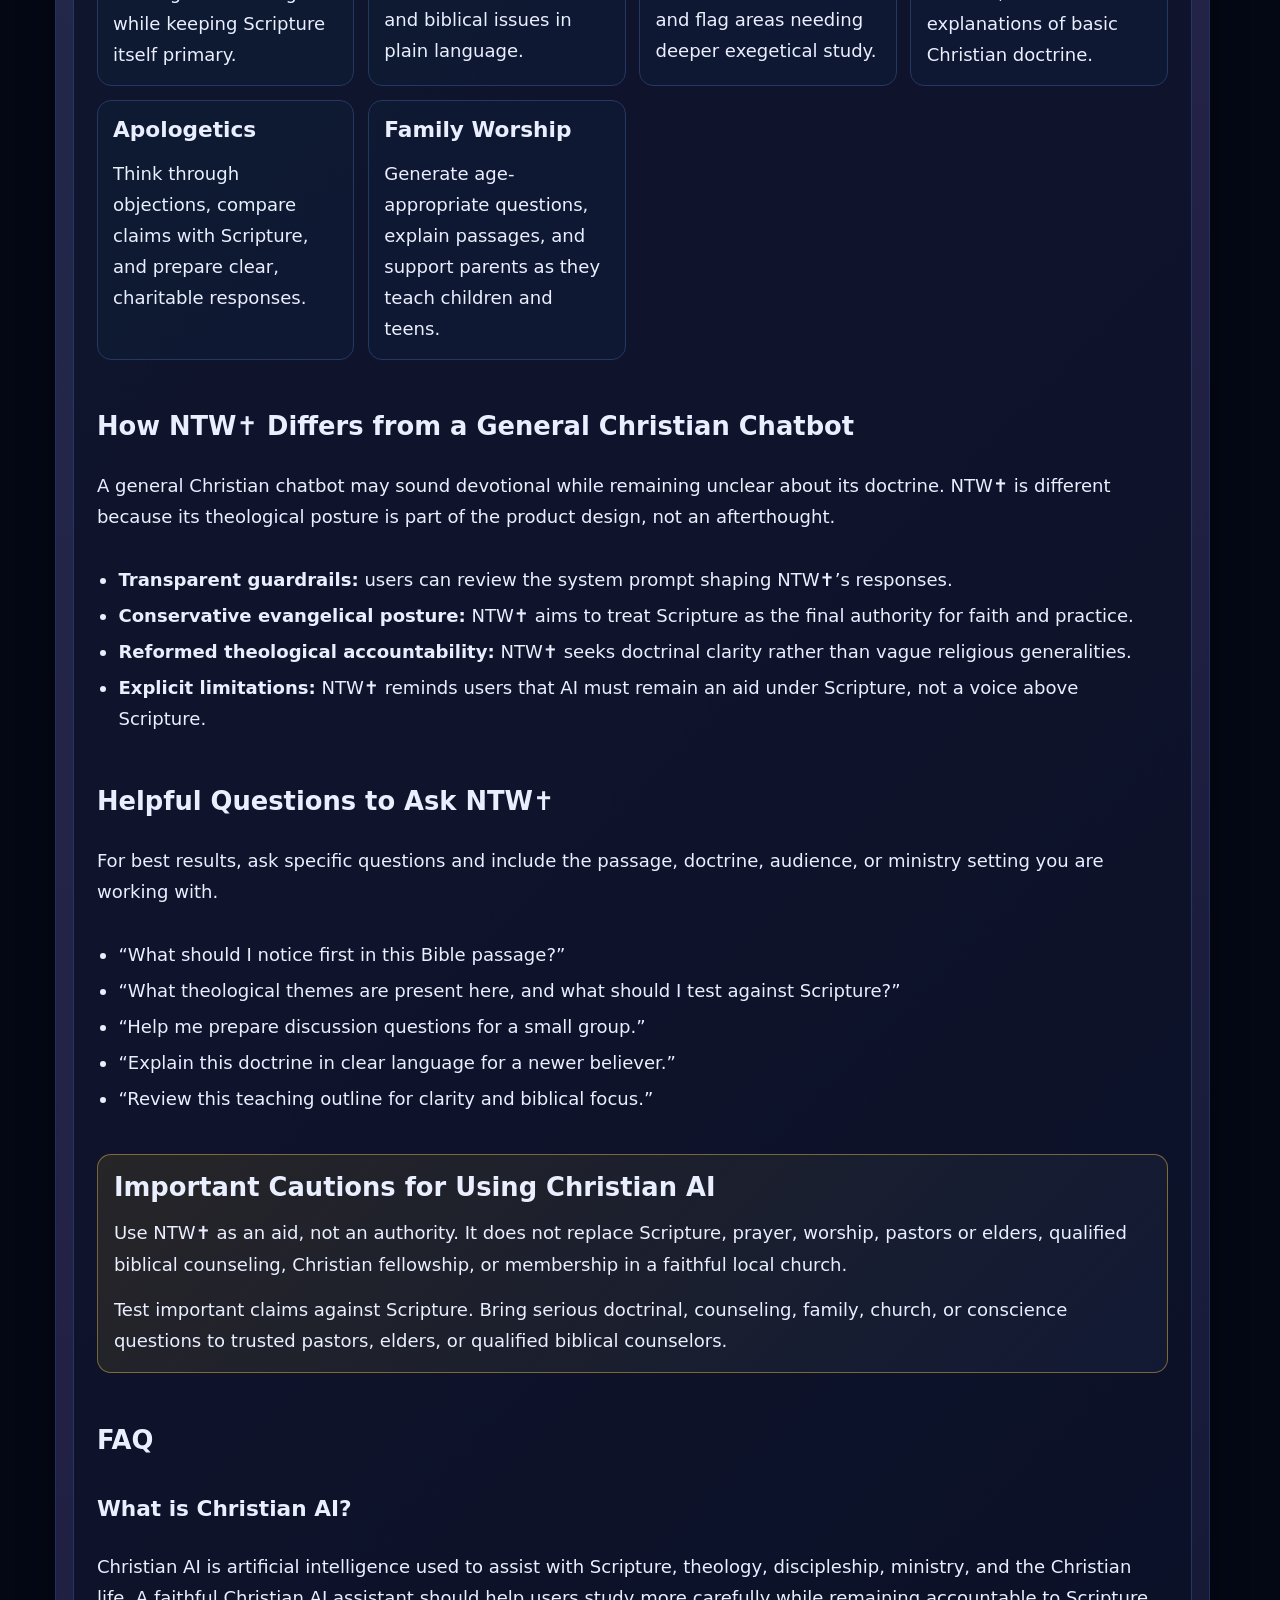
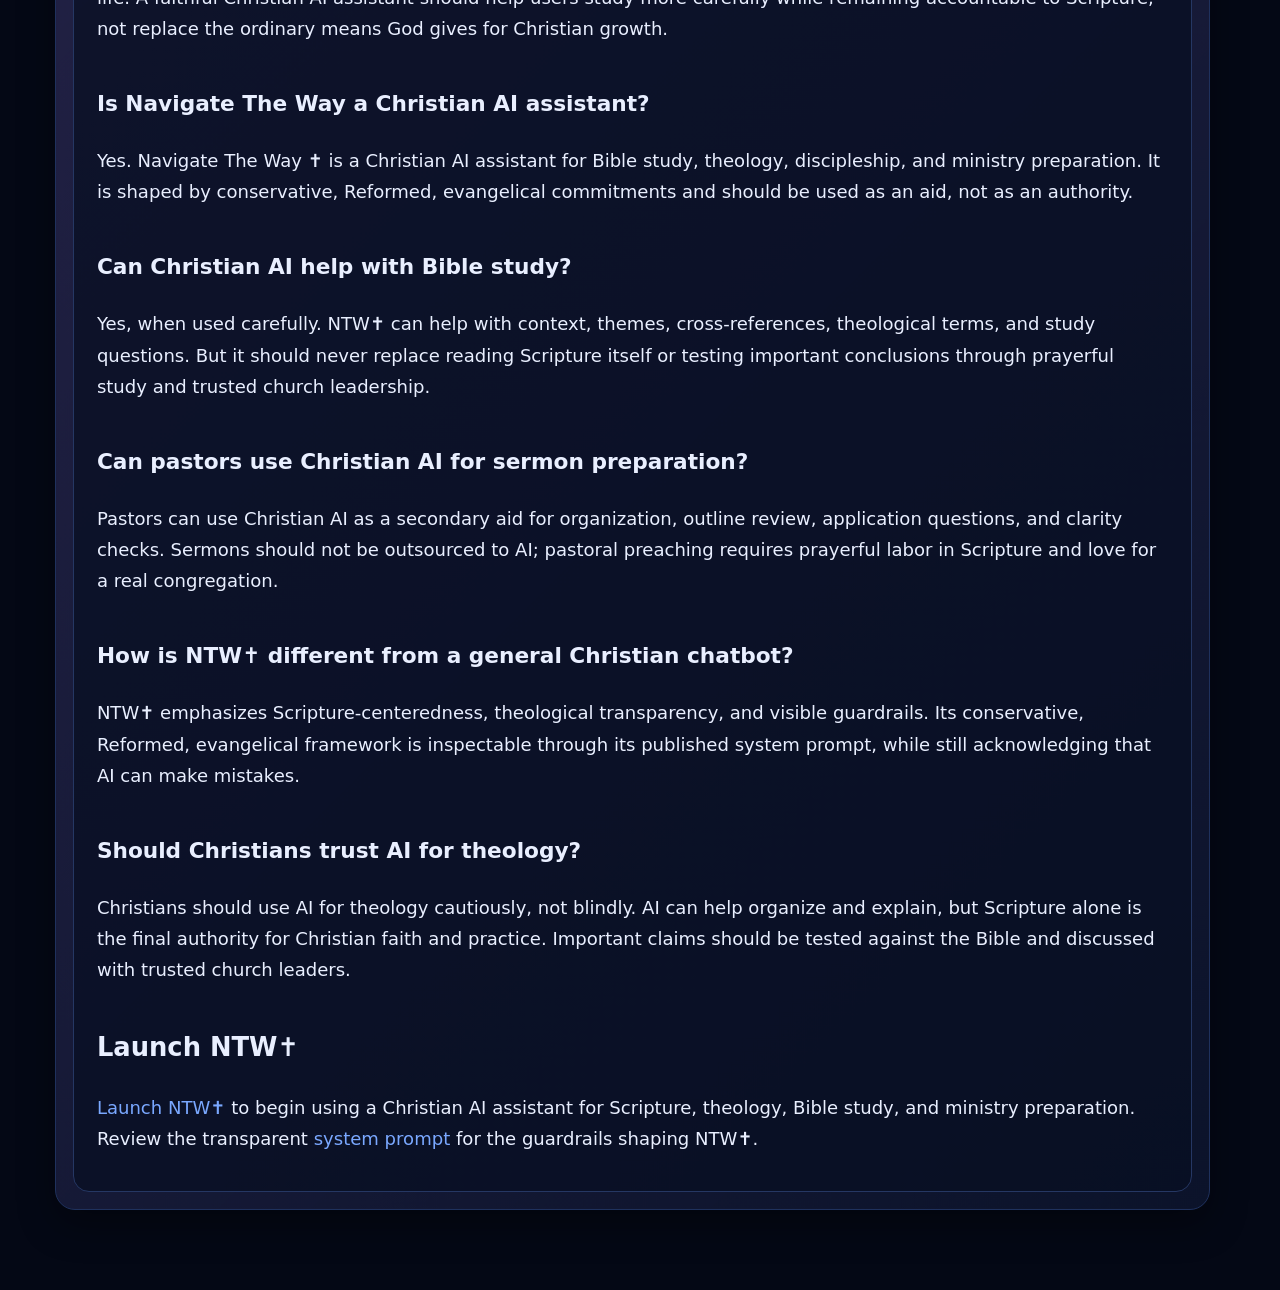
<file: docs/christian-ai.html>
<!doctype html>
<html lang="en">
<head>
<!-- Google tag (gtag.js) -->
<script async src="https://www.googletagmanager.com/gtag/js?id=G-PQRYDND927"></script>
<script>
  window.dataLayer = window.dataLayer || [];
  function gtag(){dataLayer.push(arguments);}
  gtag('js', new Date());

  gtag('config', 'G-PQRYDND927');
</script>

  <meta charset="UTF-8" />
  <meta name="viewport" content="width=device-width, initial-scale=1.0" />
  <title>Christian AI Assistant for Bible Study | Navigate The Way</title>
  <link rel="canonical" href="https://www.navtheway.com/christian-ai" />
  <meta name="robots" content="index,follow,max-snippet:-1,max-image-preview:large,max-video-preview:-1" />
  <meta name="description" content="Christian AI for Scripture, Bible study, and theology, helping believers use an AI assistant with clear conservative evangelical guardrails." />
  <meta property="og:type" content="website" />
  <meta property="og:title" content="Christian AI Assistant for Bible Study | Navigate The Way" />
  <meta property="og:description" content="Christian AI for Scripture, Bible study, and theology, helping believers use an AI assistant with clear conservative evangelical guardrails." />
  <meta property="og:url" content="https://www.navtheway.com/christian-ai" />

  <meta property="og:image" content="https://www.navtheway.com/images/ntw_social_share.png" />
  <meta property="og:image:type" content="image/png" />
  <meta property="og:image:width" content="1200" />
  <meta property="og:image:height" content="630" />
  <meta name="twitter:card" content="summary_large_image" />
  <meta name="twitter:title" content="Christian AI Assistant for Bible Study | Navigate The Way" />
  <meta name="twitter:description" content="Christian AI for Scripture, Bible study, and theology, helping believers use an AI assistant with clear conservative evangelical guardrails." />
  <meta name="twitter:image" content="https://www.navtheway.com/images/ntw_social_share.png" />
  <script type="application/ld+json">
{
  "@context": "https://schema.org",
  "@graph": [
    {
      "@type": "Organization",
      "@id": "https://www.navtheway.com/#organization",
      "name": "Navigate The Way ✝️",
      "url": "https://www.navtheway.com/",
      "logo": {
        "@type": "ImageObject",
        "url": "https://www.navtheway.com/images/Bigger_from_vector.png"
      },
      "sameAs": [
        "https://www.facebook.com/profile.php?id=61566125041701",
        "https://www.linkedin.com/showcase/102618283"
      ]
    },
    {
      "@type": "WebSite",
      "inLanguage": "en",
      "@id": "https://www.navtheway.com/#website",
      "url": "https://www.navtheway.com/",
      "name": "Navigate The Way ✝️",
      "publisher": {
        "@id": "https://www.navtheway.com/#organization"
      }
    },
    {
      "@type": "WebPage",
      "inLanguage": "en",
      "@id": "https://www.navtheway.com/christian-ai#webpage",
      "url": "https://www.navtheway.com/christian-ai",
      "name": "Christian AI Assistant for Bible Study | Navigate The Way",
      "description": "Christian AI for Scripture, Bible study, and theology, helping believers use an AI assistant with clear conservative evangelical guardrails.",
      "isPartOf": {
        "@id": "https://www.navtheway.com/#website"
      },
      "about": {
        "@id": "https://www.navtheway.com/#organization"
      },
      "publisher": {
        "@id": "https://www.navtheway.com/#organization"
      },
      "mainEntity": {
        "@id": "https://www.navtheway.com/christian-ai#faqpage"
      }
    }
  ]
}
  </script>
  <script type="application/ld+json">
{
  "@context": "https://schema.org",
  "@type": "FAQPage",
  "inLanguage": "en",
  "@id": "https://www.navtheway.com/christian-ai#faqpage",
  "url": "https://www.navtheway.com/christian-ai",
  "name": "Christian AI Assistant for Bible Study | Navigate The Way",
  "mainEntityOfPage": {
    "@id": "https://www.navtheway.com/christian-ai#webpage"
  },
  "mainEntity": [
    {
      "@type": "Question",
      "name": "What is Christian AI?",
      "acceptedAnswer": {
        "@type": "Answer",
        "text": "Christian AI is artificial intelligence used to assist with Scripture, theology, discipleship, ministry, and the Christian life. A faithful Christian AI assistant should help users study more carefully while remaining accountable to Scripture, not replace the ordinary means God gives for Christian growth."
      }
    },
    {
      "@type": "Question",
      "name": "Is Navigate The Way a Christian AI assistant?",
      "acceptedAnswer": {
        "@type": "Answer",
        "text": "Yes. Navigate The Way ✝️ is a Christian AI assistant for Bible study, theology, discipleship, and ministry preparation. It is shaped by conservative, Reformed, evangelical commitments and should be used as an aid, not as an authority."
      }
    },
    {
      "@type": "Question",
      "name": "Can Christian AI help with Bible study?",
      "acceptedAnswer": {
        "@type": "Answer",
        "text": "Yes, when used carefully. NTW✝️ can help with context, themes, cross-references, theological terms, and study questions. But it should never replace reading Scripture itself or testing important conclusions through prayerful study and trusted church leadership."
      }
    },
    {
      "@type": "Question",
      "name": "Can pastors use Christian AI for sermon preparation?",
      "acceptedAnswer": {
        "@type": "Answer",
        "text": "Pastors can use Christian AI as a secondary aid for organization, outline review, application questions, and clarity checks. Sermons should not be outsourced to AI; pastoral preaching requires prayerful labor in Scripture and love for a real congregation."
      }
    },
    {
      "@type": "Question",
      "name": "How is NTW✝️ different from a general Christian chatbot?",
      "acceptedAnswer": {
        "@type": "Answer",
        "text": "NTW✝️ emphasizes Scripture-centeredness, theological transparency, and visible guardrails. Its conservative, Reformed, evangelical framework is inspectable through its published system prompt, while still acknowledging that AI can make mistakes."
      }
    },
    {
      "@type": "Question",
      "name": "Should Christians trust AI for theology?",
      "acceptedAnswer": {
        "@type": "Answer",
        "text": "Christians should use AI for theology cautiously, not blindly. AI can help organize and explain, but Scripture alone is the final authority for Christian faith and practice. Important claims should be tested against the Bible and discussed with trusted church leaders."
      }
    }
  ]
}
  </script>
  <script type="application/ld+json">
{
  "@context": "https://schema.org",
  "@type": "BreadcrumbList",
  "itemListElement": [
    {
      "@type": "ListItem",
      "position": 1,
      "name": "Home",
      "item": "https://www.navtheway.com/"
    },
    {
      "@type": "ListItem",
      "position": 2,
      "name": "Christian AI Assistant for Bible Study | Navigate The Way",
      "item": "https://www.navtheway.com/christian-ai"
    }
  ]
}
  </script>
  <link rel="stylesheet" href="styles.css" />
  <link rel="icon" type="image/webp" href="images/favicon.webp" />
</head>
<body>

<header>
  <div class="nav-wrap">
    <a class="brand" href="/">Navigate The Way ✝️</a>
    <input type="checkbox" id="mobile-nav-toggle" class="mobile-nav-toggle" aria-label="Toggle site navigation" />
    <label for="mobile-nav-toggle" class="mobile-nav-button" aria-label="Open site navigation">Menu</label>
    <nav>
      <ul>
        <li><a href="/">Home</a></li>
        <li><a href="/meet-ntw">Meet NTW✝️</a></li>
        <li><a href="/system-prompt">NTW✝️'s System Prompt</a></li>
        <li class="dropdown"><a href="/faqs">More About NTW✝️ ▾</a>
          <ul>
            <li><a href="/faqs">NTW✝️ FAQs</a></li>
            <li><a href="/christian-ai">Christian AI</a></li>
            <li><a href="/reformed-christian-ai">Reformed Christian AI</a></li>
            <li><a href="/bible-study-ai">AI Bible Study Tool</a></li>
            <li><a href="/ai-sermon-prep">AI Sermon Preparation</a></li>
            <li><a href="/berean-board">🎲 Berean Board</a></li>
            <li><a href="/caution-points">⚠️ Caution Points</a></li>
            <li><a href="/creator">NTW✝️'s Creator</a></li>
            <li><a href="/citing-ntw">Citing NTW✝️</a></li>
          </ul>
        </li>
        <li><a href="/feedback">⭐ User Feedback</a></li>
      </ul>
    </nav>
  </div>
</header>

<main>
  <section class="page-shell">
    <section class="page-header" aria-labelledby="page-title">
      <h1 id="page-title">Christian AI for Bible Study, Theology, and Ministry</h1>
      <p>Use a Scripture-centered Christian AI assistant with clear conservative evangelical guardrails.</p>
    </section>
    <section class="card verbatim-content seo-landing">
      <p class="lede">Navigate The Way ✝️ is a Christian AI assistant for Christians who want help with Scripture, theology, discipleship, and ministry preparation without treating AI as a spiritual authority.</p>
      <div class="quick-answer">
        <p><strong>Quick answer:</strong> Christian AI can be useful when it helps believers study more carefully, ask better questions, and remain accountable to Scripture. NTW✝️ is designed for that purpose: a Scripture-centered study aid shaped by conservative, Reformed, evangelical commitments.</p>
      </div>

      <h2>What Is Christian AI?</h2>
      <p>Christian AI refers to artificial intelligence used to support Bible study, theological reflection, discipleship, ministry preparation, and Christian teaching. A faithful tool should make study clearer without replacing the ordinary means God gives for Christian growth.</p>
      <ul class="check-list">
        <li><strong>Helpful:</strong> clarifying terms, organizing questions, summarizing themes, and suggesting next areas for study.</li>
        <li><strong>Limited:</strong> not inspired, infallible, pastoral, or able to know your church, family, or conscience before God.</li>
        <li><strong>Accountable:</strong> useful only when its answers are tested by Scripture, prayerful wisdom, and faithful church leadership.</li>
      </ul>

      <h2>Why Theological Commitments Matter</h2>
      <p>AI tools are not neutral when they answer questions about Scripture, doctrine, ethics, worship, family, church life, or ministry. Every answer assumes a framework. If the framework is hidden, users may receive theological guidance without knowing what shaped it.</p>
      <div class="seo-grid">
        <div class="seo-card">
          <h3>Scripture remains primary</h3>
          <p>NTW✝️ is meant to point users back to God’s Word, not make them dependent on a chatbot.</p>
        </div>
        <div class="seo-card">
          <h3>Doctrine is visible</h3>
          <p>NTW✝️ is intentionally conservative, Reformed, evangelical, and transparent about its system prompt.</p>
        </div>
        <div class="seo-card">
          <h3>Discernment still matters</h3>
          <p>AI can misunderstand, overstate, or misapply. Important claims should be checked carefully.</p>
        </div>
      </div>

      <h2>How Christians Can Use NTW✝️</h2>
      <div class="seo-grid">
        <div class="seo-card"><h3>Bible Study</h3><p>Explore context, structure, themes, cross-references, and theological meaning while keeping Scripture itself primary.</p></div>
        <div class="seo-card"><h3>Theological Questions</h3><p>Clarify doctrines, theological terms, confessional categories, and biblical issues in plain language.</p></div>
        <div class="seo-card"><h3>Sermon Preparation</h3><p>Review outlines, identify themes, develop application questions, and flag areas needing deeper exegetical study.</p></div>
        <div class="seo-card"><h3>Discipleship</h3><p>Prepare discussion prompts, catechesis material, teaching outlines, and explanations of basic Christian doctrine.</p></div>
        <div class="seo-card"><h3>Apologetics</h3><p>Think through objections, compare claims with Scripture, and prepare clear, charitable responses.</p></div>
        <div class="seo-card"><h3>Family Worship</h3><p>Generate age-appropriate questions, explain passages, and support parents as they teach children and teens.</p></div>
      </div>

      <h2>How NTW✝️ Differs from a General Christian Chatbot</h2>
      <p>A general Christian chatbot may sound devotional while remaining unclear about its doctrine. NTW✝️ is different because its theological posture is part of the product design, not an afterthought.</p>
      <ul>
        <li><strong>Transparent guardrails:</strong> users can review the system prompt shaping NTW✝️’s responses.</li>
        <li><strong>Conservative evangelical posture:</strong> NTW✝️ aims to treat Scripture as the final authority for faith and practice.</li>
        <li><strong>Reformed theological accountability:</strong> NTW✝️ seeks doctrinal clarity rather than vague religious generalities.</li>
        <li><strong>Explicit limitations:</strong> NTW✝️ reminds users that AI must remain an aid under Scripture, not a voice above Scripture.</li>
      </ul>

      <h2>Helpful Questions to Ask NTW✝️</h2>
      <p>For best results, ask specific questions and include the passage, doctrine, audience, or ministry setting you are working with.</p>
      <ul>
        <li>“What should I notice first in this Bible passage?”</li>
        <li>“What theological themes are present here, and what should I test against Scripture?”</li>
        <li>“Help me prepare discussion questions for a small group.”</li>
        <li>“Explain this doctrine in clear language for a newer believer.”</li>
        <li>“Review this teaching outline for clarity and biblical focus.”</li>
      </ul>

      <div class="caution-box">
        <h2>Important Cautions for Using Christian AI</h2>
        <p>Use NTW✝️ as an aid, not an authority. It does not replace Scripture, prayer, worship, pastors or elders, qualified biblical counseling, Christian fellowship, or membership in a faithful local church.</p>
        <p>Test important claims against Scripture. Bring serious doctrinal, counseling, family, church, or conscience questions to trusted pastors, elders, or qualified biblical counselors.</p>
      </div>

      <h2>FAQ</h2>
      <h3>What is Christian AI?</h3>
      <p>Christian AI is artificial intelligence used to assist with Scripture, theology, discipleship, ministry, and the Christian life. A faithful Christian AI assistant should help users study more carefully while remaining accountable to Scripture, not replace the ordinary means God gives for Christian growth.</p>
      <h3>Is Navigate The Way a Christian AI assistant?</h3>
      <p>Yes. Navigate The Way ✝️ is a Christian AI assistant for Bible study, theology, discipleship, and ministry preparation. It is shaped by conservative, Reformed, evangelical commitments and should be used as an aid, not as an authority.</p>
      <h3>Can Christian AI help with Bible study?</h3>
      <p>Yes, when used carefully. NTW✝️ can help with context, themes, cross-references, theological terms, and study questions. But it should never replace reading Scripture itself or testing important conclusions through prayerful study and trusted church leadership.</p>
      <h3>Can pastors use Christian AI for sermon preparation?</h3>
      <p>Pastors can use Christian AI as a secondary aid for organization, outline review, application questions, and clarity checks. Sermons should not be outsourced to AI; pastoral preaching requires prayerful labor in Scripture and love for a real congregation.</p>
      <h3>How is NTW✝️ different from a general Christian chatbot?</h3>
      <p>NTW✝️ emphasizes Scripture-centeredness, theological transparency, and visible guardrails. Its conservative, Reformed, evangelical framework is inspectable through its published system prompt, while still acknowledging that AI can make mistakes.</p>
      <h3>Should Christians trust AI for theology?</h3>
      <p>Christians should use AI for theology cautiously, not blindly. AI can help organize and explain, but Scripture alone is the final authority for Christian faith and practice. Important claims should be tested against the Bible and discussed with trusted church leaders.</p>

      <h2>Launch NTW✝️</h2>
      <p><a href="https://chatgpt.com/g/g-OeyUtWwqz-navigate-the-way" target="_blank" rel="noreferrer">Launch NTW✝️</a> to begin using a Christian AI assistant for Scripture, theology, Bible study, and ministry preparation. Review the transparent <a href="https://www.navtheway.com/system-prompt">system prompt</a> for the guardrails shaping NTW✝️.</p>
    </section>
  </section>
</main>

<script src="footer-fragment.js"></script>
</body>
</html>
</file>
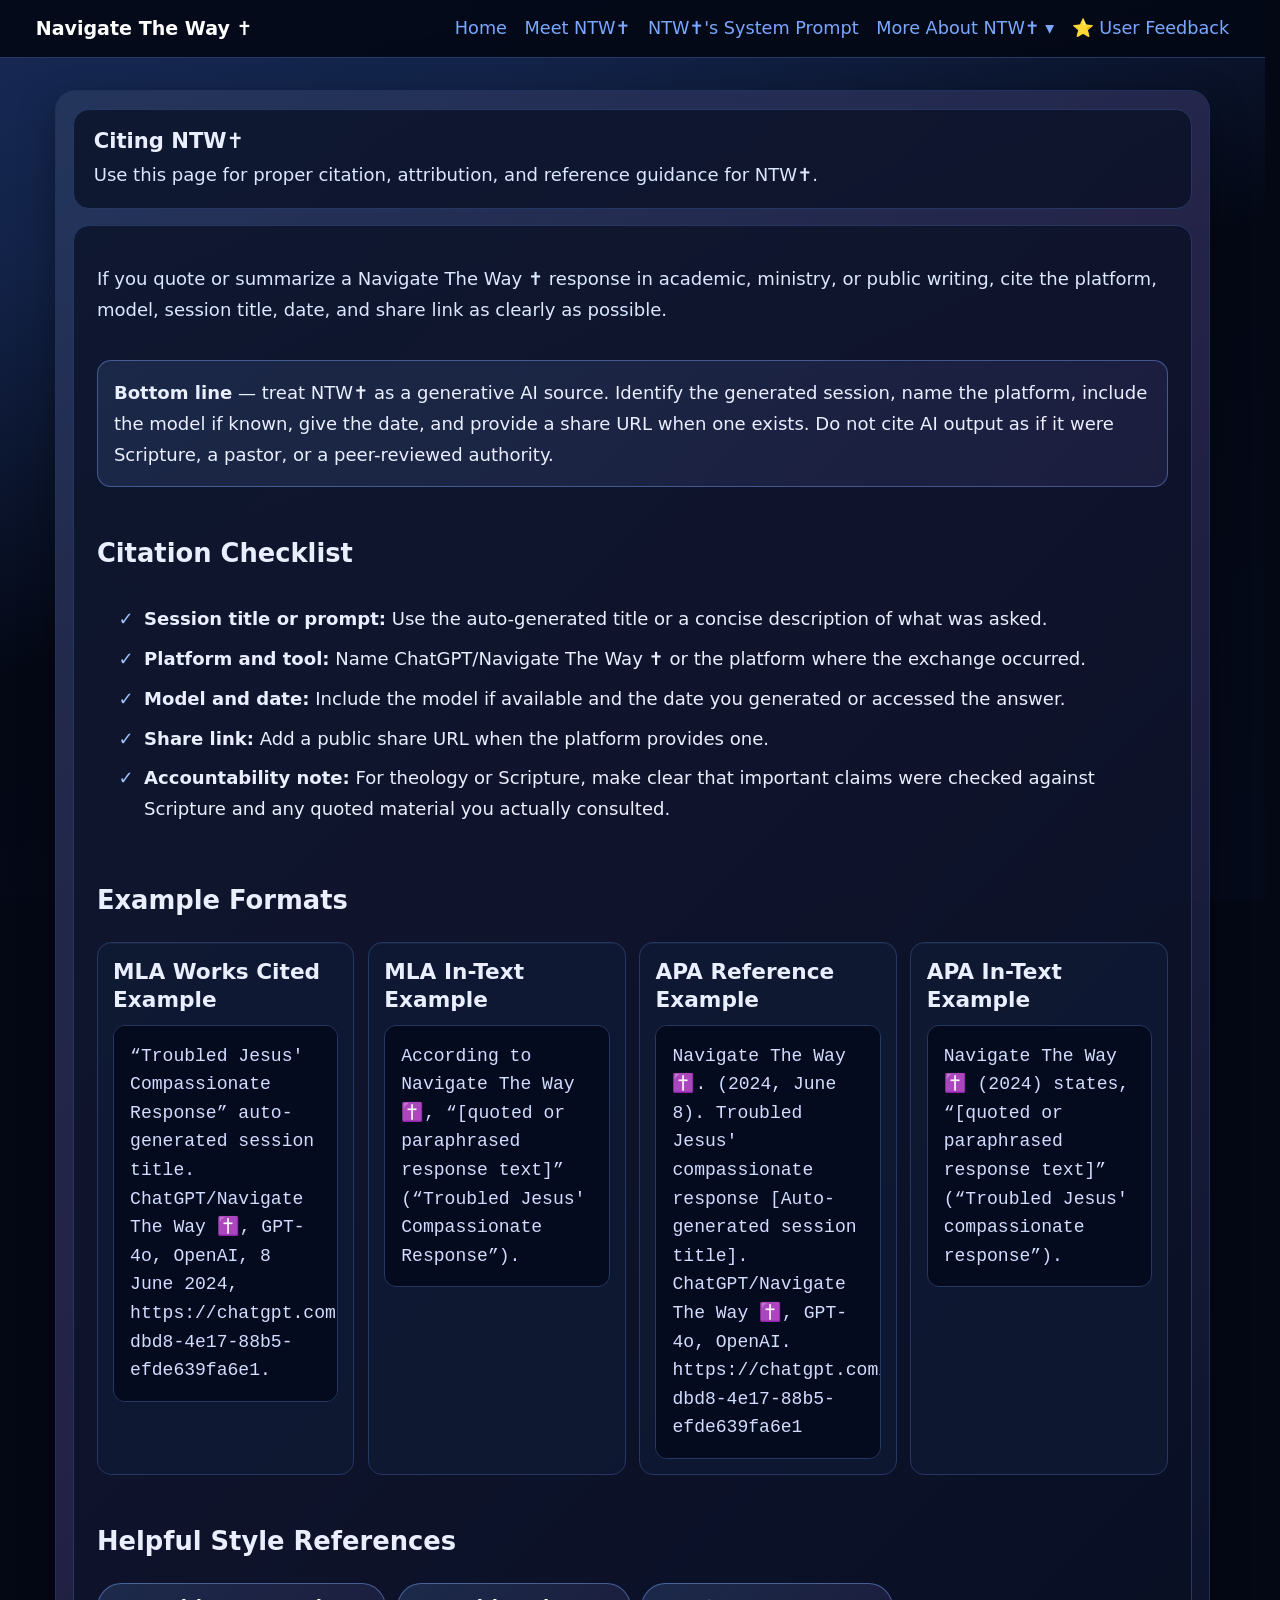
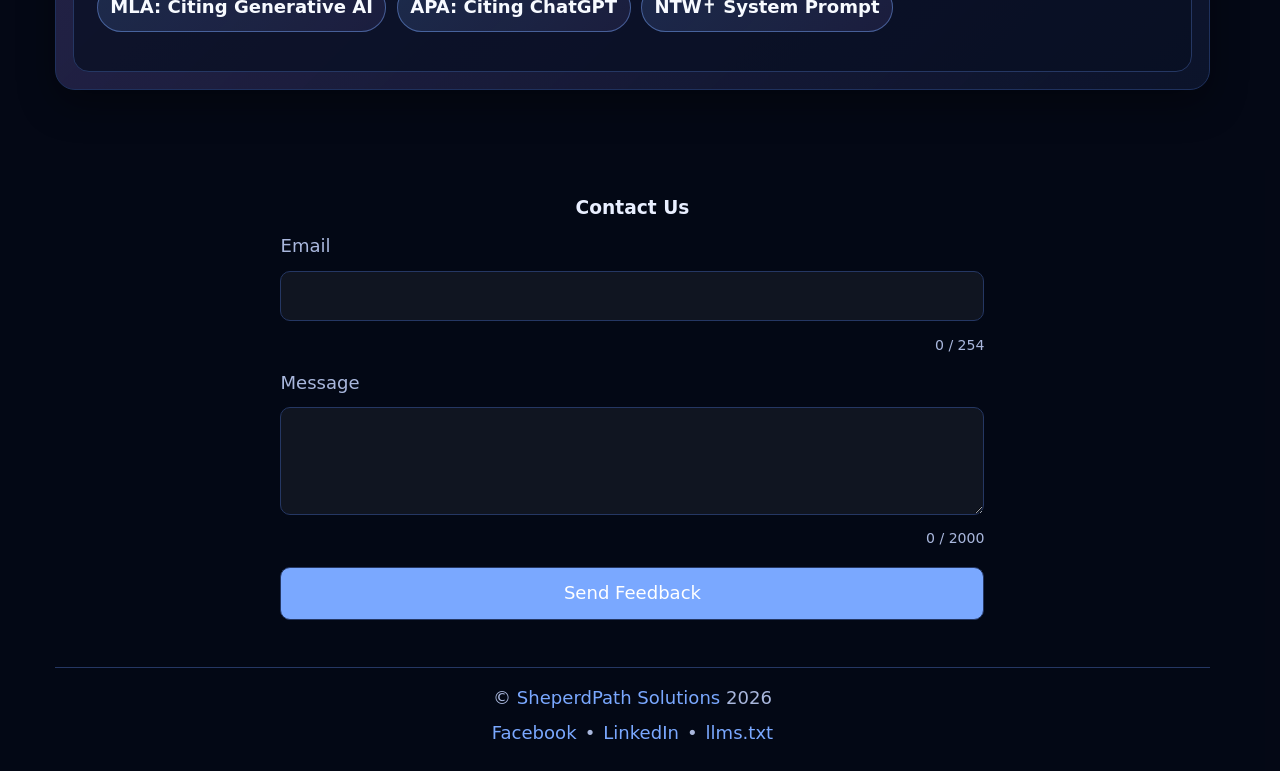
<file: docs/citing-ntw.html>
<!doctype html>
<html lang="en">
<head>
<!-- Google tag (gtag.js) -->
<script async src="https://www.googletagmanager.com/gtag/js?id=G-PQRYDND927"></script>
<script>
  window.dataLayer = window.dataLayer || [];
  function gtag(){dataLayer.push(arguments);}
  gtag('js', new Date());

  gtag('config', 'G-PQRYDND927');
</script>

  <meta charset="UTF-8" />
  <meta name="viewport" content="width=device-width, initial-scale=1.0" />
  <title>Citing NTW✝️ — Navigate The Way ✝️</title>
  <link rel="canonical" href="https://www.navtheway.com/citing-ntw" />
  <meta name="robots" content="index,follow,max-snippet:-1,max-image-preview:large,max-video-preview:-1" />
  <meta name="description" content="Find practical citation formats and examples for referencing Navigate The Way ✝️ in academic writing and ministry resources." />
  <meta property="og:type" content="website" />
  <meta property="og:title" content="Citing NTW✝️ — Navigate The Way ✝️" />
  <meta property="og:description" content="Find practical citation formats and examples for referencing Navigate The Way ✝️ in academic writing and ministry resources." />
  <meta property="og:url" content="https://www.navtheway.com/citing-ntw" />

  <meta property="og:image" content="https://www.navtheway.com/images/ntw_social_share.png" />
  <meta property="og:image:type" content="image/png" />
  <meta property="og:image:width" content="1200" />
  <meta property="og:image:height" content="630" />
  <meta name="twitter:card" content="summary_large_image" />
  <script type="application/ld+json">
{
  "@context": "https://schema.org",
  "@graph": [
    {
      "@type": "Organization",
      "@id": "https://www.navtheway.com/#organization",
      "name": "Navigate The Way ✝️",
      "url": "https://www.navtheway.com/",
      "logo": {
        "@type": "ImageObject",
        "url": "https://www.navtheway.com/images/Bigger_from_vector.png"
      },
      "sameAs": [
        "https://www.facebook.com/profile.php?id=61566125041701",
        "https://www.linkedin.com/showcase/102618283"
      ]
    },
    {
      "@type": "WebSite",
      "inLanguage": "en",
      "@id": "https://www.navtheway.com/#website",
      "url": "https://www.navtheway.com/",
      "name": "Navigate The Way ✝️",
      "publisher": {
        "@id": "https://www.navtheway.com/#organization"
      }
    },
    {
      "@type": "WebPage",
      "inLanguage": "en",
      "@id": "https://www.navtheway.com/citing-ntw#webpage",
      "url": "https://www.navtheway.com/citing-ntw",
      "name": "Citing NTW✝️ — Navigate The Way ✝️",
      "description": "Find practical citation formats and examples for referencing Navigate The Way ✝️ in academic writing and ministry resources.",
      "isPartOf": {
        "@id": "https://www.navtheway.com/#website"
      },
      "about": {
        "@id": "https://www.navtheway.com/#organization"
      },
      "publisher": {
        "@id": "https://www.navtheway.com/#organization"
      }
    },
    {
      "@id": "https://www.navtheway.com/citing-ntw#article",
      "@type": "Article",
      "inLanguage": "en",
      "headline": "Citing NTW✝️ — Navigate The Way ✝️",
      "description": "Find practical citation formats and examples for referencing Navigate The Way ✝️ in academic writing and ministry resources.",
      "image": [
        "https://www.navtheway.com/images/Bigger_from_vector.png"
      ],
      "author": {
        "@type": "Person",
        "name": "Ted Hallum"
      },
      "datePublished": "2026-02-22T21:01:57-05:00",
      "dateModified": "2026-06-10T00:00:00-04:00",
      "mainEntityOfPage": {
        "@id": "https://www.navtheway.com/citing-ntw#webpage"
      },
      "publisher": {
        "@id": "https://www.navtheway.com/#organization"
      },
      "isPartOf": {
        "@id": "https://www.navtheway.com/#website"
      },
      "about": {
        "@id": "https://www.navtheway.com/#organization"
      }
    }
  ]
}
  </script>
  <meta name="twitter:image" content="https://www.navtheway.com/images/ntw_social_share.png" />

  <script type="application/ld+json">
{
  "@context": "https://schema.org",
  "@type": "BreadcrumbList",
  "itemListElement": [
    {
      "@type": "ListItem",
      "position": 1,
      "name": "Home",
      "item": "https://www.navtheway.com/"
    },
    {
      "@type": "ListItem",
      "position": 2,
      "name": "Citing NTW✝️ — Navigate The Way ✝️",
      "item": "https://www.navtheway.com/citing-ntw"
    }
  ]
}
  </script>
  <link rel="stylesheet" href="styles.css" />
  <link rel="icon" type="image/webp" href="images/favicon.webp" />
</head>
<body>

<header>
  <div class="nav-wrap">
    <a class="brand" href="/">Navigate The Way ✝️</a>
    <input type="checkbox" id="mobile-nav-toggle" class="mobile-nav-toggle" aria-label="Toggle site navigation" />
    <label for="mobile-nav-toggle" class="mobile-nav-button" aria-label="Open site navigation">Menu</label>
    <nav>
      <ul>
        <li><a href="/">Home</a></li>
        <li><a href="/meet-ntw">Meet NTW✝️</a></li>
        <li><a href="/system-prompt">NTW✝️'s System Prompt</a></li>
        <li class="dropdown"><a href="/faqs">More About NTW✝️ ▾</a>
          <ul>
            <li><a href="/faqs">NTW✝️ FAQs</a></li>
            <li><a href="/christian-ai">Christian AI</a></li>
            <li><a href="/reformed-christian-ai">Reformed Christian AI</a></li>
            <li><a href="/bible-study-ai">AI Bible Study Tool</a></li>
            <li><a href="/ai-sermon-prep">AI Sermon Preparation</a></li>
            <li><a href="/berean-board">🎲 Berean Board</a></li>
            <li><a href="/caution-points">⚠️ Caution Points</a></li>
            <li><a href="/creator">NTW✝️'s Creator</a></li>
            <li><a href="/citing-ntw">Citing NTW✝️</a></li>
          </ul>
        </li>
        <li><a href="/feedback">⭐ User Feedback</a></li>
      </ul>
    </nav>
  </div>
</header>

<main>
  <section class="page-shell">
    <section class="page-header" aria-labelledby="page-title">
      <h1 id="page-title">Citing NTW✝️</h1>
      <p>Use this page for proper citation, attribution, and reference guidance for NTW✝️.</p>
    </section>
    <section class="card verbatim-content seo-landing info-page">
      <p class="lede">If you quote or summarize a Navigate The Way ✝️ response in academic, ministry, or public writing, cite the platform, model, session title, date, and share link as clearly as possible.</p>
      <div class="quick-answer">
        <p><strong>Bottom line</strong> — treat NTW✝️ as a generative AI source. Identify the generated session, name the platform, include the model if known, give the date, and provide a share URL when one exists. Do not cite AI output as if it were Scripture, a pastor, or a peer-reviewed authority.</p>
      </div>

      <h2>Citation Checklist</h2>
      <ul class="check-list">
        <li><strong>Session title or prompt:</strong> Use the auto-generated title or a concise description of what was asked.</li>
        <li><strong>Platform and tool:</strong> Name ChatGPT/Navigate The Way ✝️ or the platform where the exchange occurred.</li>
        <li><strong>Model and date:</strong> Include the model if available and the date you generated or accessed the answer.</li>
        <li><strong>Share link:</strong> Add a public share URL when the platform provides one.</li>
        <li><strong>Accountability note:</strong> For theology or Scripture, make clear that important claims were checked against Scripture and any quoted material you actually consulted.</li>
      </ul>

      <h2>Example Formats</h2>
      <div class="citation-grid">
        <article class="citation-card">
          <h3>MLA Works Cited Example</h3>
          <pre class="citation-example">“Troubled Jesus' Compassionate Response” auto-generated session title. ChatGPT/Navigate The Way ✝️, GPT-4o, OpenAI, 8 June 2024, https://chatgpt.com/share/7d0c171a-dbd8-4e17-88b5-efde639fa6e1.</pre>
        </article>
        <article class="citation-card">
          <h3>MLA In-Text Example</h3>
          <pre class="citation-example">According to Navigate The Way ✝️, “[quoted or paraphrased response text]” (“Troubled Jesus' Compassionate Response”).</pre>
        </article>
        <article class="citation-card">
          <h3>APA Reference Example</h3>
          <pre class="citation-example">Navigate The Way ✝️. (2024, June 8). Troubled Jesus' compassionate response [Auto-generated session title]. ChatGPT/Navigate The Way ✝️, GPT-4o, OpenAI. https://chatgpt.com/share/7d0c171a-dbd8-4e17-88b5-efde639fa6e1</pre>
        </article>
        <article class="citation-card">
          <h3>APA In-Text Example</h3>
          <pre class="citation-example">Navigate The Way ✝️ (2024) states, “[quoted or paraphrased response text]” (“Troubled Jesus' compassionate response”).</pre>
        </article>
      </div>

      <h2>Helpful Style References</h2>
      <div class="resource-links" aria-label="External style guides">
        <a class="pill-link" href="https://style.mla.org/citing-generative-ai/" target="_blank" rel="noreferrer">MLA: Citing Generative AI</a>
        <a class="pill-link" href="https://apastyle.apa.org/blog/how-to-cite-chatgpt" target="_blank" rel="noreferrer">APA: Citing ChatGPT</a>
        <a class="pill-link" href="/system-prompt">NTW✝️ System Prompt</a>
      </div>
    </section>
  </section>
</main>
<footer data-shared-footer></footer>
<script src="footer-fragment.js"></script>
</body>
</html>
</file>
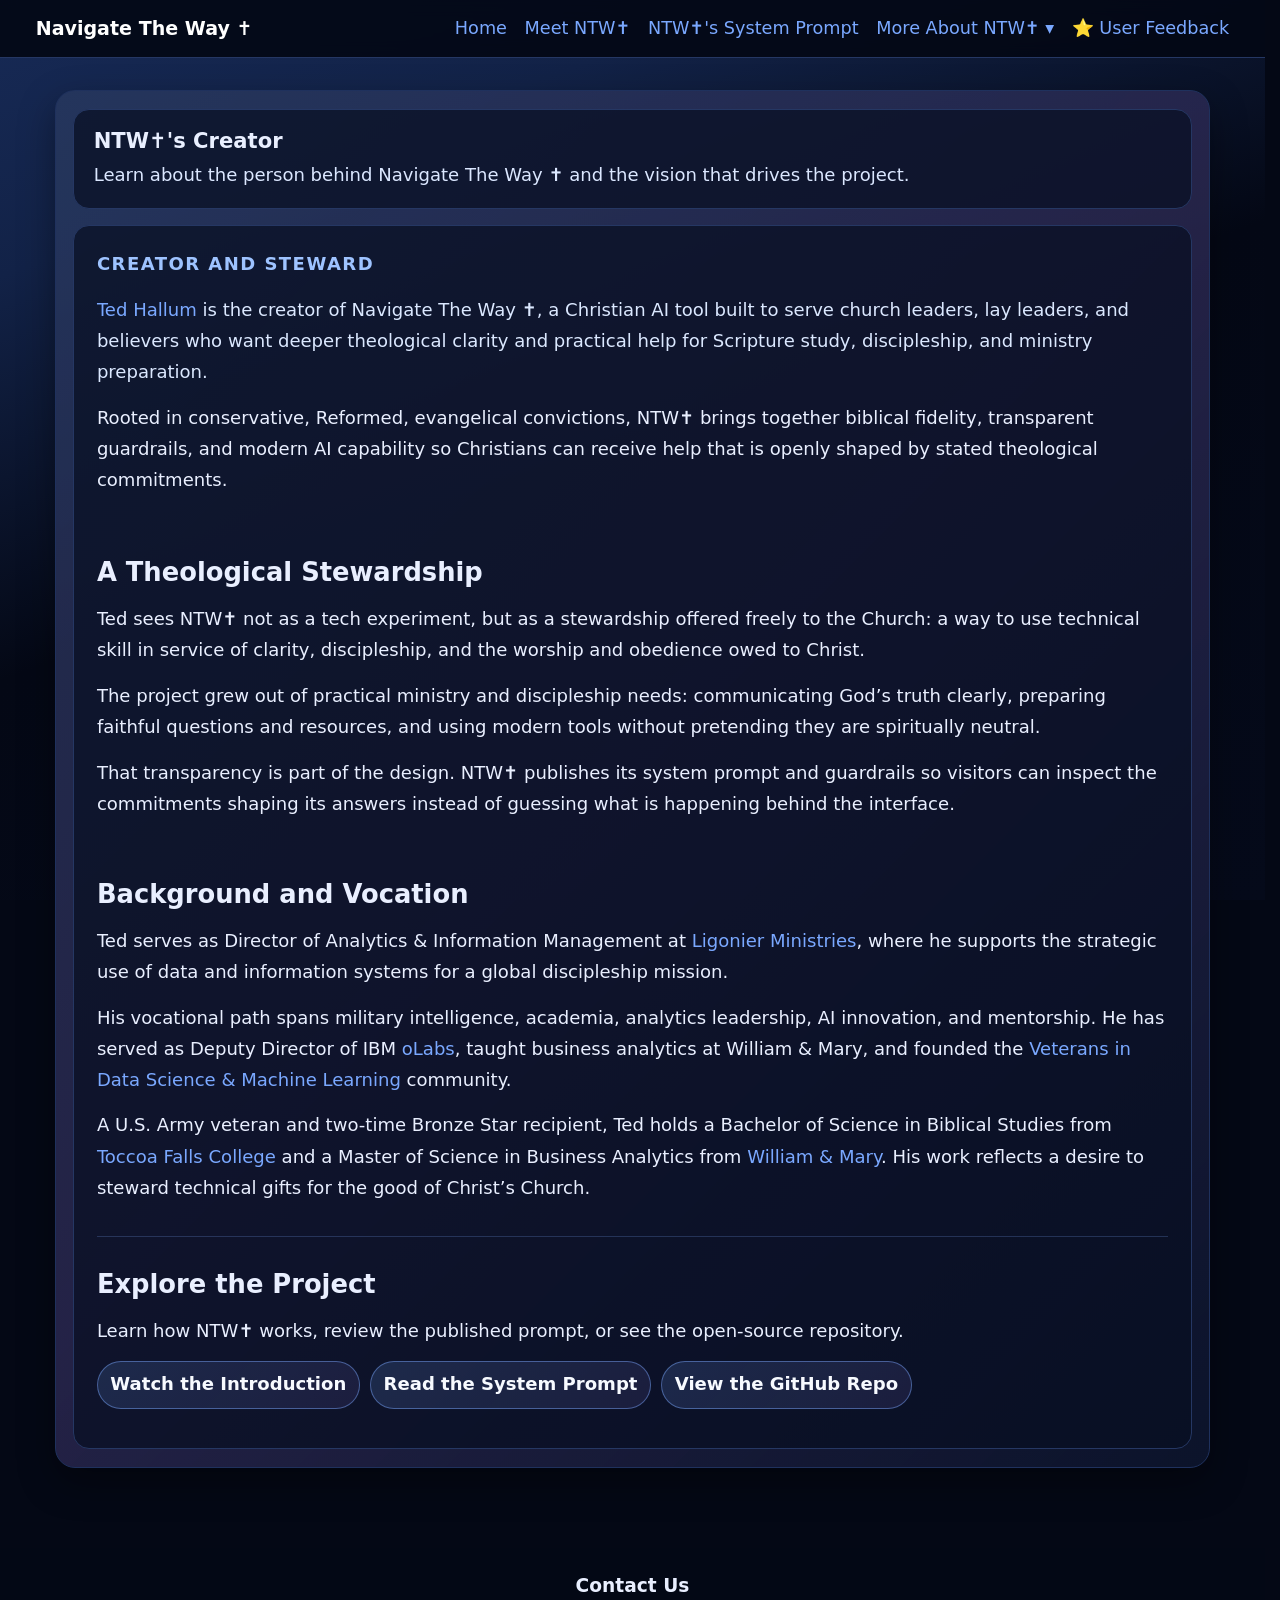
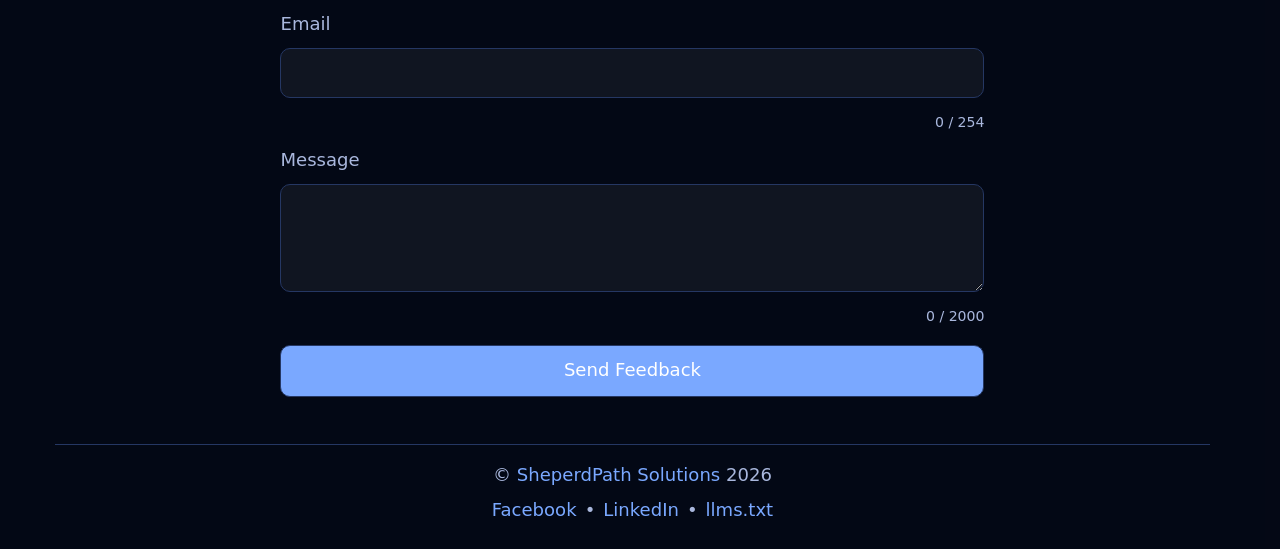
<file: docs/creator.html>
<!doctype html>
<html lang="en">
<head>
<!-- Google tag (gtag.js) -->
<script async src="https://www.googletagmanager.com/gtag/js?id=G-PQRYDND927"></script>
<script>
  window.dataLayer = window.dataLayer || [];
  function gtag(){dataLayer.push(arguments);}
  gtag('js', new Date());

  gtag('config', 'G-PQRYDND927');
</script>

  <meta charset="UTF-8" />
  <meta name="viewport" content="width=device-width, initial-scale=1.0" />
  <title>NTW✝️'s Creator — Navigate The Way ✝️</title>
  <link rel="canonical" href="https://www.navtheway.com/creator" />
  <meta name="robots" content="index,follow,max-snippet:-1,max-image-preview:large,max-video-preview:-1" />
  <meta name="description" content="Learn about the creator of Navigate The Way ✝️ and the vision behind building a transparent, Scripture-centered Christian AI assistant." />
  <meta property="og:type" content="website" />
  <meta property="og:title" content="NTW✝️'s Creator — Navigate The Way ✝️" />
  <meta property="og:description" content="Learn about the creator of Navigate The Way ✝️ and the vision behind building a transparent, Scripture-centered Christian AI assistant." />
  <meta property="og:url" content="https://www.navtheway.com/creator" />

  <meta property="og:image" content="https://www.navtheway.com/images/ntw_social_share.png" />
  <meta property="og:image:type" content="image/png" />
  <meta property="og:image:width" content="1200" />
  <meta property="og:image:height" content="630" />
  <meta name="twitter:card" content="summary_large_image" />
  <script type="application/ld+json">
{
  "@context": "https://schema.org",
  "@graph": [
    {
      "@type": "Organization",
      "@id": "https://www.navtheway.com/#organization",
      "name": "Navigate The Way ✝️",
      "url": "https://www.navtheway.com/",
      "logo": {
        "@type": "ImageObject",
        "url": "https://www.navtheway.com/images/Bigger_from_vector.png"
      },
      "sameAs": [
        "https://www.facebook.com/profile.php?id=61566125041701",
        "https://www.linkedin.com/showcase/102618283"
      ]
    },
    {
      "@type": "WebSite",
      "inLanguage": "en",
      "@id": "https://www.navtheway.com/#website",
      "url": "https://www.navtheway.com/",
      "name": "Navigate The Way ✝️",
      "publisher": {
        "@id": "https://www.navtheway.com/#organization"
      }
    },
    {
      "@type": "WebPage",
      "inLanguage": "en",
      "@id": "https://www.navtheway.com/creator#webpage",
      "url": "https://www.navtheway.com/creator",
      "name": "NTW✝️'s Creator — Navigate The Way ✝️",
      "description": "Learn about the creator of Navigate The Way ✝️ and the vision behind building a transparent, Scripture-centered Christian AI assistant.",
      "isPartOf": {
        "@id": "https://www.navtheway.com/#website"
      },
      "about": {
        "@id": "https://www.navtheway.com/#organization"
      },
      "publisher": {
        "@id": "https://www.navtheway.com/#organization"
      }
    },
    {
      "@id": "https://www.navtheway.com/creator#article",
      "@type": "Article",
      "inLanguage": "en",
      "headline": "NTW✝️'s Creator — Navigate The Way ✝️",
      "description": "Learn about the creator of Navigate The Way ✝️ and the vision behind building a transparent, Scripture-centered Christian AI assistant.",
      "image": [
        "https://www.navtheway.com/images/Bigger_from_vector.png"
      ],
      "author": {
        "@type": "Person",
        "name": "Ted Hallum"
      },
      "datePublished": "2026-02-22T21:01:57-05:00",
      "dateModified": "2026-06-10T00:00:00-04:00",
      "mainEntityOfPage": {
        "@id": "https://www.navtheway.com/creator#webpage"
      },
      "publisher": {
        "@id": "https://www.navtheway.com/#organization"
      },
      "isPartOf": {
        "@id": "https://www.navtheway.com/#website"
      },
      "about": {
        "@id": "https://www.navtheway.com/#organization"
      }
    }
  ]
}
  </script>
  <meta name="twitter:image" content="https://www.navtheway.com/images/ntw_social_share.png" />

  <script type="application/ld+json">
{
  "@context": "https://schema.org",
  "@type": "BreadcrumbList",
  "itemListElement": [
    {
      "@type": "ListItem",
      "position": 1,
      "name": "Home",
      "item": "https://www.navtheway.com/"
    },
    {
      "@type": "ListItem",
      "position": 2,
      "name": "NTW✝️'s Creator — Navigate The Way ✝️",
      "item": "https://www.navtheway.com/creator"
    }
  ]
}
  </script>
  <link rel="stylesheet" href="styles.css" />
  <link rel="icon" type="image/webp" href="images/favicon.webp" />
</head>
<body>

<header>
  <div class="nav-wrap">
    <a class="brand" href="/">Navigate The Way ✝️</a>
    <input type="checkbox" id="mobile-nav-toggle" class="mobile-nav-toggle" aria-label="Toggle site navigation" />
    <label for="mobile-nav-toggle" class="mobile-nav-button" aria-label="Open site navigation">Menu</label>
    <nav>
      <ul>
        <li><a href="/">Home</a></li>
        <li><a href="/meet-ntw">Meet NTW✝️</a></li>
        <li><a href="/system-prompt">NTW✝️'s System Prompt</a></li>
        <li class="dropdown"><a href="/faqs">More About NTW✝️ ▾</a>
          <ul>
            <li><a href="/faqs">NTW✝️ FAQs</a></li>
            <li><a href="/christian-ai">Christian AI</a></li>
            <li><a href="/reformed-christian-ai">Reformed Christian AI</a></li>
            <li><a href="/bible-study-ai">AI Bible Study Tool</a></li>
            <li><a href="/ai-sermon-prep">AI Sermon Preparation</a></li>
            <li><a href="/berean-board">🎲 Berean Board</a></li>
            <li><a href="/caution-points">⚠️ Caution Points</a></li>
            <li><a href="/creator">NTW✝️'s Creator</a></li>
            <li><a href="/citing-ntw">Citing NTW✝️</a></li>
          </ul>
        </li>
        <li><a href="/feedback">⭐ User Feedback</a></li>
      </ul>
    </nav>
  </div>
</header>

<main>
  <section class="page-shell">
    <section class="page-header" aria-labelledby="page-title">
      <h1 id="page-title">NTW✝️'s Creator</h1>
      <p>Learn about the person behind Navigate The Way ✝️ and the vision that drives the project.</p>
    </section>
    <section class="card verbatim-content seo-landing creator-page">
      <div class="creator-intro">
        <p class="section-kicker">Creator and steward</p>
        <p class="lede"><a href="https://www.linkedin.com/in/tedhallum/" target="_blank" rel="noreferrer">Ted Hallum</a> is the creator of Navigate The Way ✝️, a Christian AI tool built to serve church leaders, lay leaders, and believers who want deeper theological clarity and practical help for Scripture study, discipleship, and ministry preparation.</p>
        <p>Rooted in conservative, Reformed, evangelical convictions, NTW✝️ brings together biblical fidelity, transparent guardrails, and modern AI capability so Christians can receive help that is openly shaped by stated theological commitments.</p>
      </div>

      <section class="creator-story" aria-labelledby="creator-story-title">
        <h2 id="creator-story-title">A Theological Stewardship</h2>
        <p>Ted sees NTW✝️ not as a tech experiment, but as a stewardship offered freely to the Church: a way to use technical skill in service of clarity, discipleship, and the worship and obedience owed to Christ.</p>
        <p>The project grew out of practical ministry and discipleship needs: communicating God’s truth clearly, preparing faithful questions and resources, and using modern tools without pretending they are spiritually neutral.</p>
        <p>That transparency is part of the design. NTW✝️ publishes its system prompt and guardrails so visitors can inspect the commitments shaping its answers instead of guessing what is happening behind the interface.</p>
      </section>

      <section class="creator-background" aria-labelledby="creator-background-title">
        <h2 id="creator-background-title">Background and Vocation</h2>
        <p>Ted serves as Director of Analytics &amp; Information Management at <a href="https://www.ligonier.org/" target="_blank" rel="noreferrer">Ligonier Ministries</a>, where he supports the strategic use of data and information systems for a global discipleship mission.</p>
        <p>His vocational path spans military intelligence, academia, analytics leadership, AI innovation, and mentorship. He has served as Deputy Director of IBM <a href="https://www.ibm.com/consulting/octo#oLabs" target="_blank" rel="noreferrer">oLabs</a>, taught business analytics at William &amp; Mary, and founded the <a href="https://vetsindatascience.com/" target="_blank" rel="noreferrer">Veterans in Data Science &amp; Machine Learning</a> community.</p>
        <p>A U.S. Army veteran and two-time Bronze Star recipient, Ted holds a Bachelor of Science in Biblical Studies from <a href="https://tfc.edu/degree/biblical-studies/" target="_blank" rel="noreferrer">Toccoa Falls College</a> and a Master of Science in Business Analytics from <a href="https://mason.wm.edu/graduate/msba/residential/" target="_blank" rel="noreferrer">William &amp; Mary</a>. His work reflects a desire to steward technical gifts for the good of Christ’s Church.</p>
      </section>

      <section class="creator-next" aria-labelledby="creator-next-title">
        <h2 id="creator-next-title">Explore the Project</h2>
        <p>Learn how NTW✝️ works, review the published prompt, or see the open-source repository.</p>
        <div class="resource-links" aria-label="Related pages">
          <a class="pill-link" href="/meet-ntw">Watch the Introduction</a>
          <a class="pill-link" href="/system-prompt">Read the System Prompt</a>
          <a class="pill-link" href="https://github.com/tjhallum/Navigate-The-Way" target="_blank" rel="noreferrer">View the GitHub Repo</a>
        </div>
      </section>
    </section>
  </section>
</main>
<footer data-shared-footer></footer>
<script src="footer-fragment.js"></script>
</body>
</html>
</file>
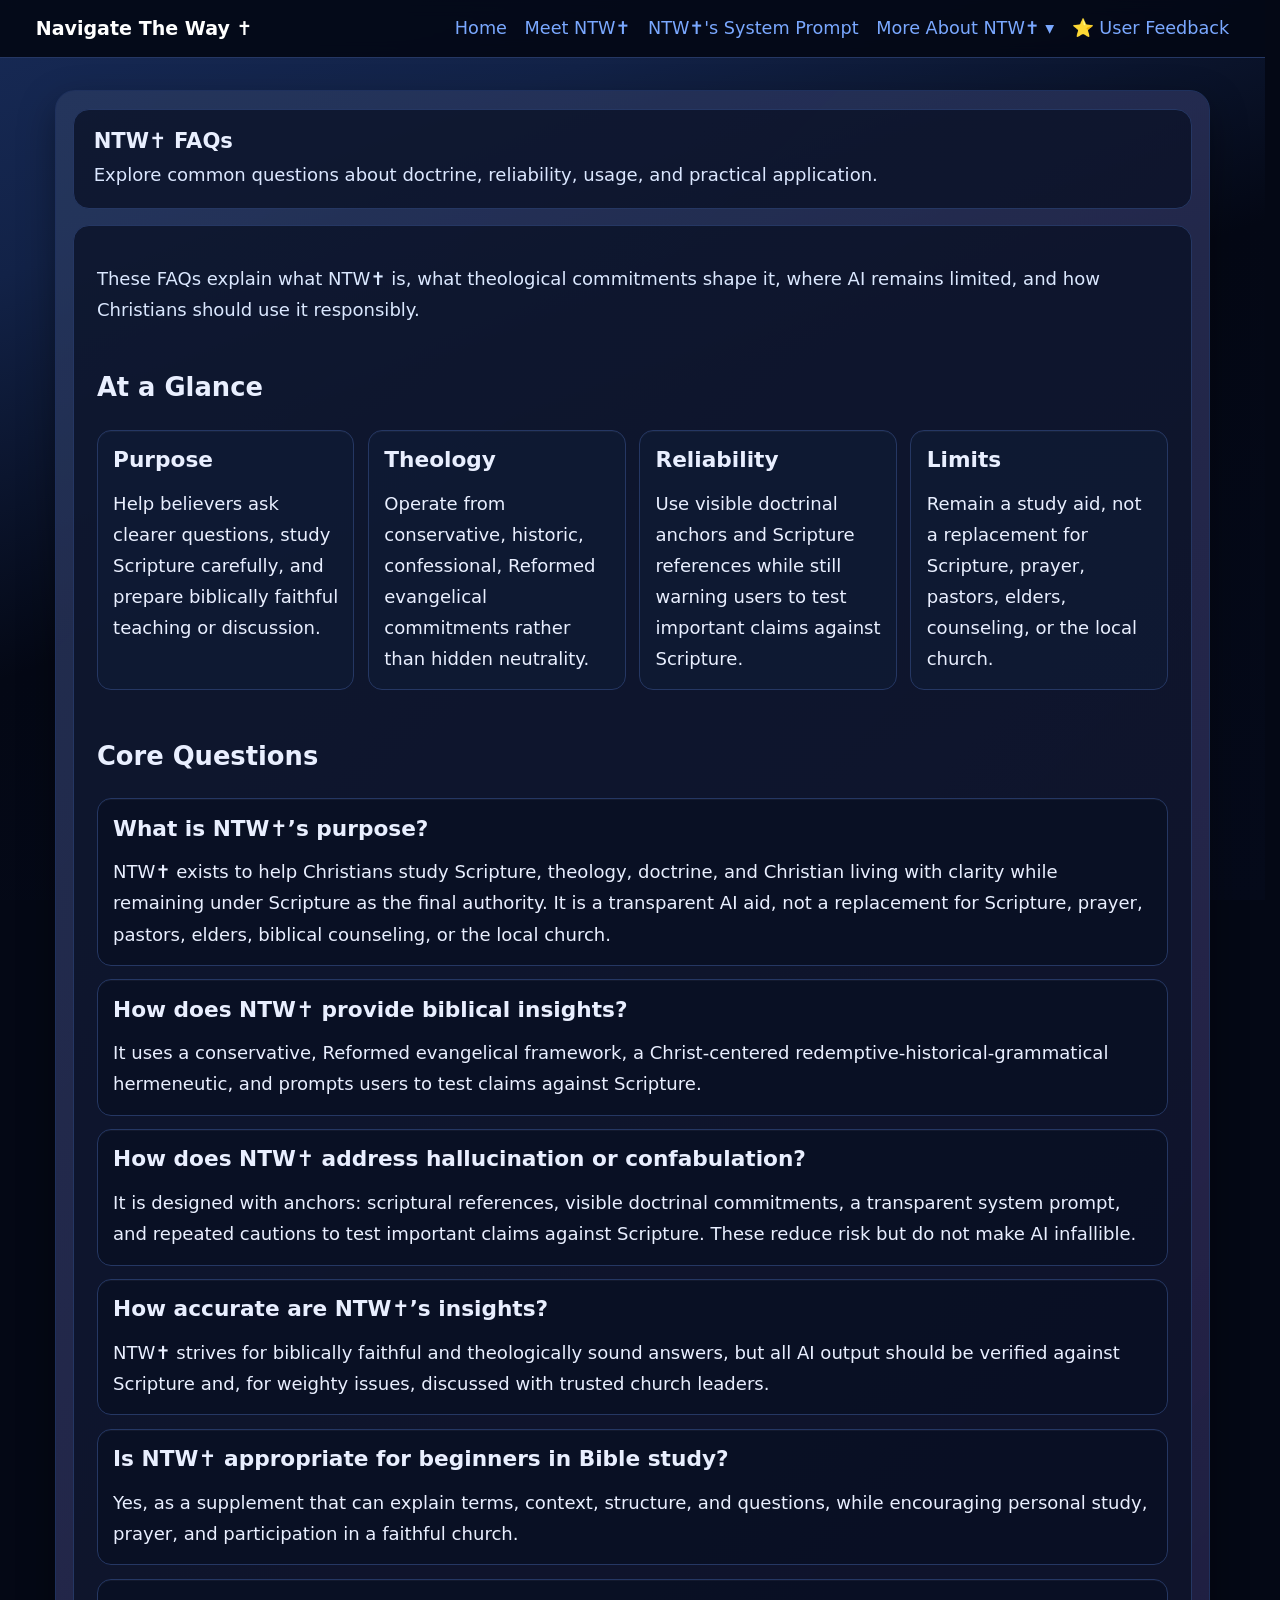
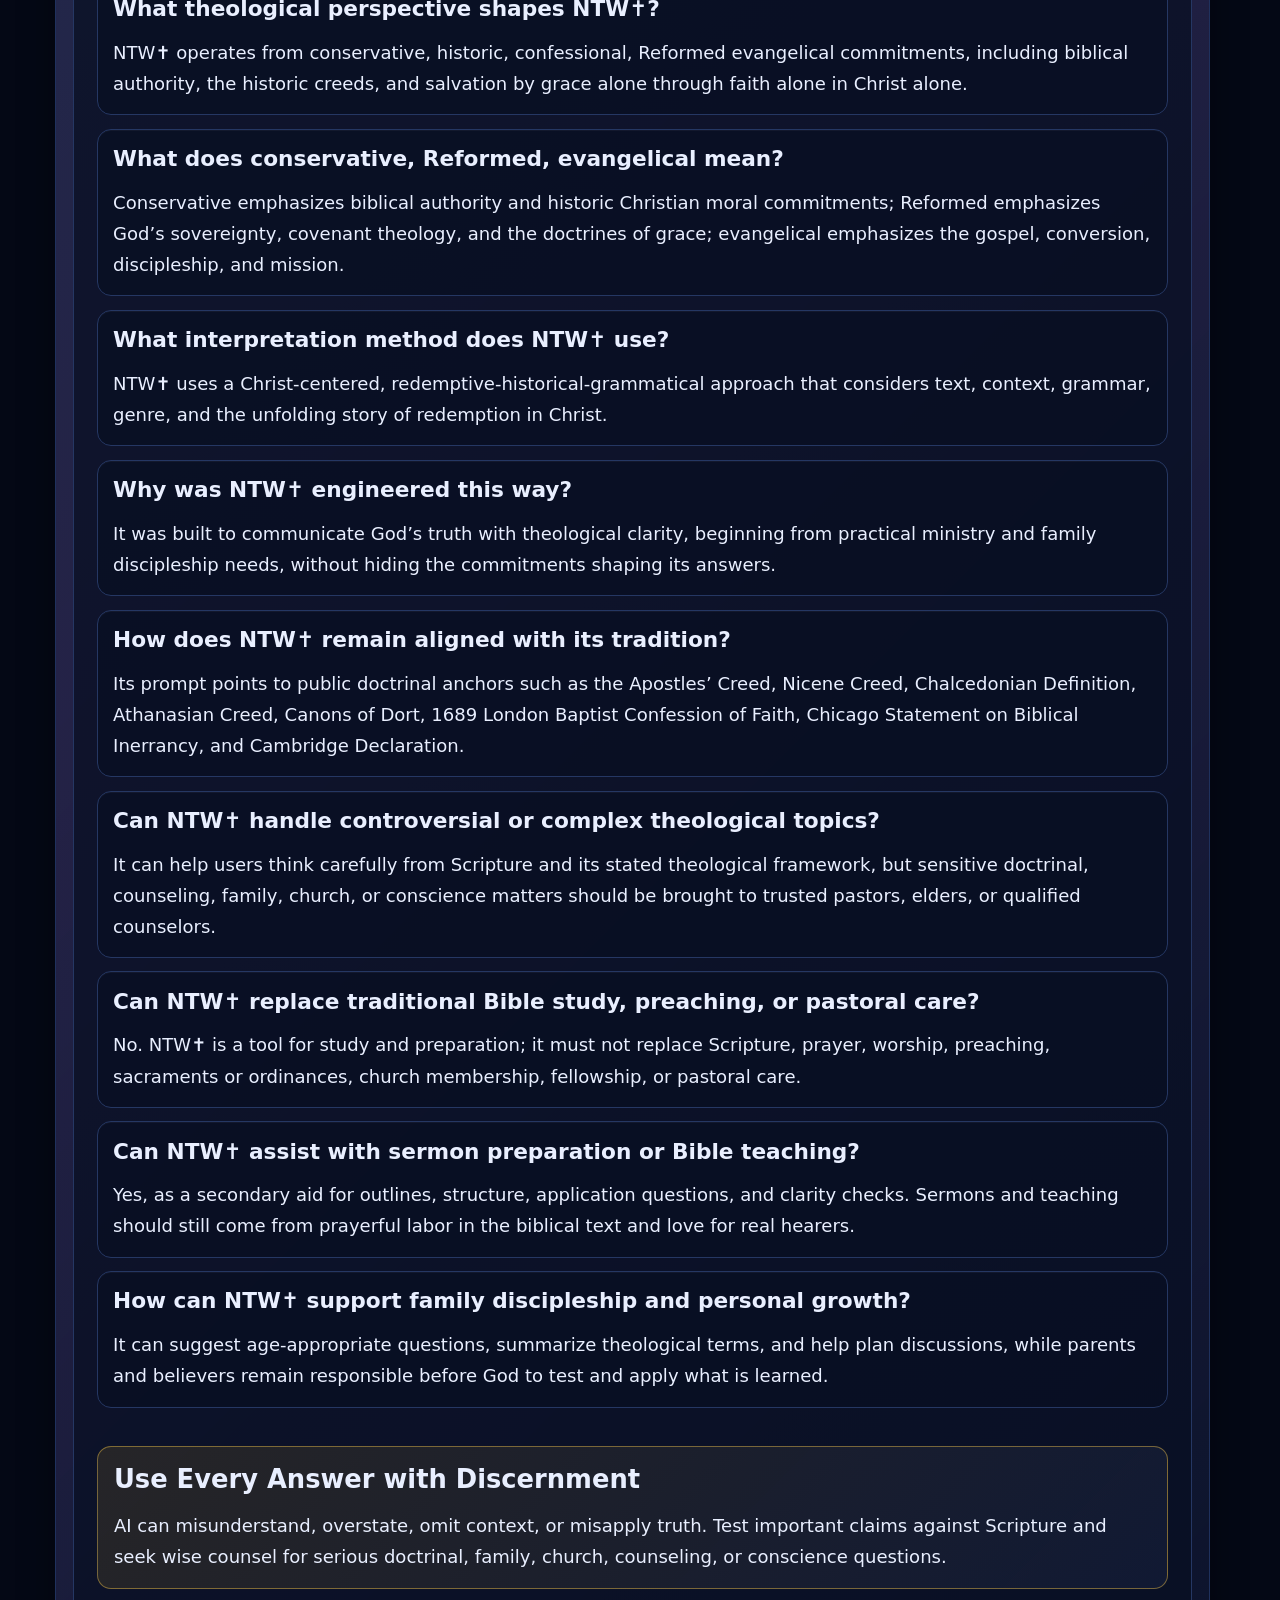
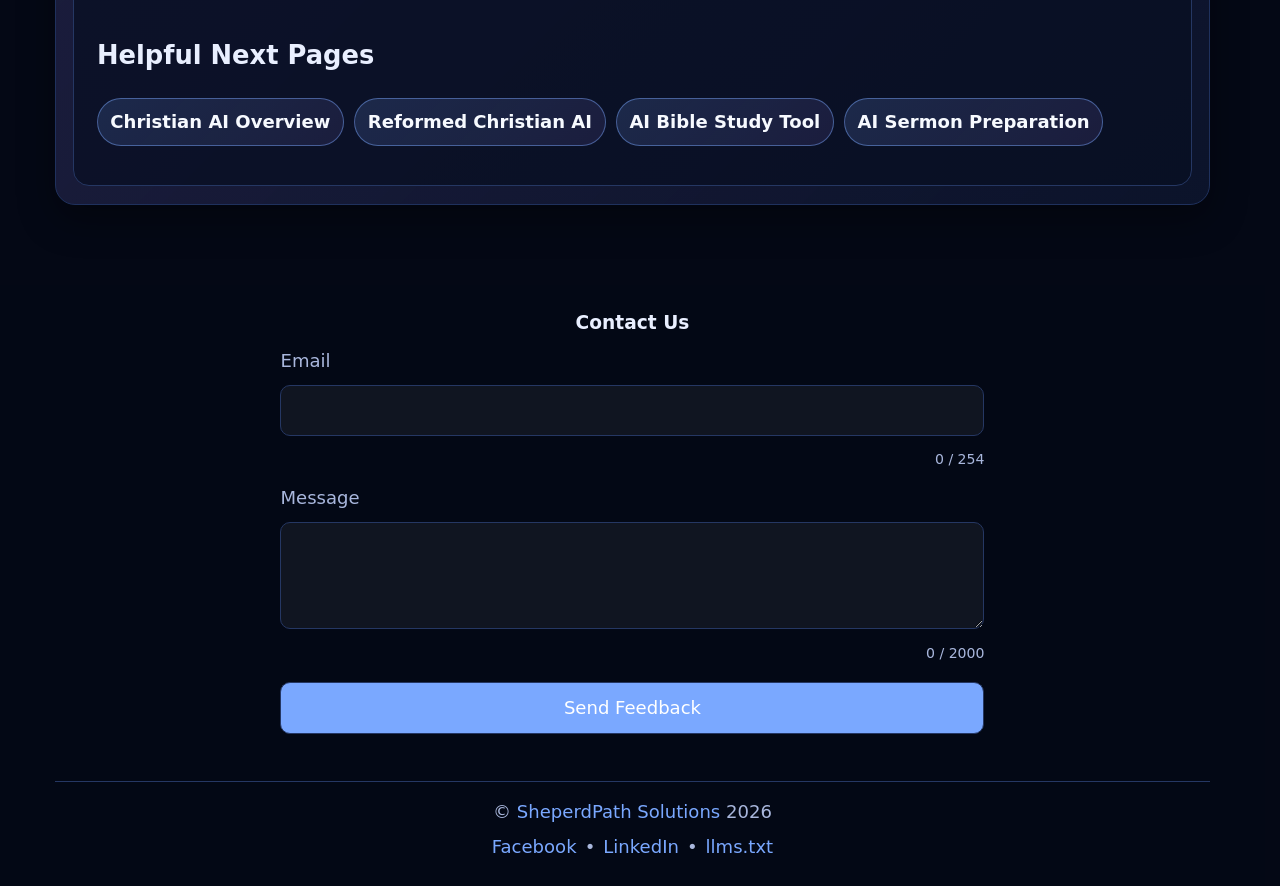
<file: docs/faqs.html>
<!doctype html>
<html lang="en">
<head>
<!-- Google tag (gtag.js) -->
<script async src="https://www.googletagmanager.com/gtag/js?id=G-PQRYDND927"></script>
<script>
  window.dataLayer = window.dataLayer || [];
  function gtag(){dataLayer.push(arguments);}
  gtag('js', new Date());

  gtag('config', 'G-PQRYDND927');
</script>

  <meta charset="UTF-8" />
  <meta name="viewport" content="width=device-width, initial-scale=1.0" />
  <title>NTW✝️ FAQs — Navigate The Way ✝️</title>
  <link rel="canonical" href="https://www.navtheway.com/faqs" />
  <meta name="robots" content="index,follow,max-snippet:-1,max-image-preview:large,max-video-preview:-1" />
  <meta name="description" content="Get answers to common questions about Navigate The Way ✝️, including usage, theology, and platform availability." />
  <meta property="og:type" content="website" />
  <meta property="og:title" content="NTW✝️ FAQs — Navigate The Way ✝️" />
  <meta property="og:description" content="Get answers to common questions about Navigate The Way ✝️, including usage, theology, and platform availability." />
  <meta property="og:url" content="https://www.navtheway.com/faqs" />

  <meta property="og:image" content="https://www.navtheway.com/images/ntw_social_share.png" />
  <meta property="og:image:type" content="image/png" />
  <meta property="og:image:width" content="1200" />
  <meta property="og:image:height" content="630" />
  <meta name="twitter:card" content="summary_large_image" />
  <meta name="twitter:title" content="NTW✝️ FAQs — Navigate The Way ✝️" />
  <meta name="twitter:description" content="Get answers to common questions about Navigate The Way ✝️, including usage, theology, and platform availability." />
  <meta name="twitter:image" content="https://www.navtheway.com/images/ntw_social_share.png" />
  <script type="application/ld+json">
{
  "@context": "https://schema.org",
  "@graph": [
    {
      "@type": "Organization",
      "@id": "https://www.navtheway.com/#organization",
      "name": "Navigate The Way ✝️",
      "url": "https://www.navtheway.com/",
      "logo": {
        "@type": "ImageObject",
        "url": "https://www.navtheway.com/images/Bigger_from_vector.png"
      },
      "sameAs": [
        "https://www.facebook.com/profile.php?id=61566125041701",
        "https://www.linkedin.com/showcase/102618283"
      ]
    },
    {
      "@type": "WebSite",
      "inLanguage": "en",
      "@id": "https://www.navtheway.com/#website",
      "url": "https://www.navtheway.com/",
      "name": "Navigate The Way ✝️",
      "publisher": {
        "@id": "https://www.navtheway.com/#organization"
      }
    },
    {
      "@type": "WebPage",
      "inLanguage": "en",
      "@id": "https://www.navtheway.com/faqs#webpage",
      "url": "https://www.navtheway.com/faqs",
      "name": "NTW✝️ FAQs — Navigate The Way ✝️",
      "description": "Get answers to common questions about Navigate The Way ✝️, including usage, theology, and platform availability.",
      "isPartOf": {
        "@id": "https://www.navtheway.com/#website"
      },
      "about": {
        "@id": "https://www.navtheway.com/#organization"
      },
      "publisher": {
        "@id": "https://www.navtheway.com/#organization"
      },
      "mainEntity": {
        "@id": "https://www.navtheway.com/faqs#faqpage"
      }
    },
    {
      "@type": "FAQPage",
      "inLanguage": "en",
      "@id": "https://www.navtheway.com/faqs#faqpage",
      "url": "https://www.navtheway.com/faqs",
      "name": "NTW✝️ FAQs — Navigate The Way ✝️",
      "mainEntityOfPage": {
        "@id": "https://www.navtheway.com/faqs#webpage"
      },
      "mainEntity": [
        {
          "@type": "Question",
          "name": "What is NTW✝️’s purpose?",
          "acceptedAnswer": {
            "@type": "Answer",
            "text": "NTW✝️ exists to help Christians study Scripture, theology, doctrine, and Christian living with clarity while remaining under Scripture as the final authority. It is a transparent AI aid, not a replacement for Scripture, prayer, pastors, elders, biblical counseling, or the local church."
          }
        },
        {
          "@type": "Question",
          "name": "How does NTW✝️ provide biblical insights?",
          "acceptedAnswer": {
            "@type": "Answer",
            "text": "It uses a conservative, Reformed evangelical framework, a Christ-centered redemptive-historical-grammatical hermeneutic, and prompts users to test claims against Scripture."
          }
        },
        {
          "@type": "Question",
          "name": "How does NTW✝️ address hallucination or confabulation?",
          "acceptedAnswer": {
            "@type": "Answer",
            "text": "It is designed with anchors: scriptural references, visible doctrinal commitments, a transparent system prompt, and repeated cautions to test important claims against Scripture. These reduce risk but do not make AI infallible."
          }
        },
        {
          "@type": "Question",
          "name": "How accurate are NTW✝️’s insights?",
          "acceptedAnswer": {
            "@type": "Answer",
            "text": "NTW✝️ strives for biblically faithful and theologically sound answers, but all AI output should be verified against Scripture and, for weighty issues, discussed with trusted church leaders."
          }
        },
        {
          "@type": "Question",
          "name": "Is NTW✝️ appropriate for beginners in Bible study?",
          "acceptedAnswer": {
            "@type": "Answer",
            "text": "Yes, as a supplement that can explain terms, context, structure, and questions, while encouraging personal study, prayer, and participation in a faithful church."
          }
        },
        {
          "@type": "Question",
          "name": "What theological perspective shapes NTW✝️?",
          "acceptedAnswer": {
            "@type": "Answer",
            "text": "NTW✝️ operates from conservative, historic, confessional, Reformed evangelical commitments, including biblical authority, the historic creeds, and salvation by grace alone through faith alone in Christ alone."
          }
        },
        {
          "@type": "Question",
          "name": "What does conservative, Reformed, evangelical mean?",
          "acceptedAnswer": {
            "@type": "Answer",
            "text": "Conservative emphasizes biblical authority and historic Christian moral commitments; Reformed emphasizes God’s sovereignty, covenant theology, and the doctrines of grace; evangelical emphasizes the gospel, conversion, discipleship, and mission."
          }
        },
        {
          "@type": "Question",
          "name": "What interpretation method does NTW✝️ use?",
          "acceptedAnswer": {
            "@type": "Answer",
            "text": "NTW✝️ uses a Christ-centered, redemptive-historical-grammatical approach that considers text, context, grammar, genre, and the unfolding story of redemption in Christ."
          }
        },
        {
          "@type": "Question",
          "name": "Why was NTW✝️ engineered this way?",
          "acceptedAnswer": {
            "@type": "Answer",
            "text": "It was built to communicate God’s truth with theological clarity, beginning from practical ministry and family discipleship needs, without hiding the commitments shaping its answers."
          }
        },
        {
          "@type": "Question",
          "name": "How does NTW✝️ remain aligned with its tradition?",
          "acceptedAnswer": {
            "@type": "Answer",
            "text": "Its prompt points to public doctrinal anchors such as the Apostles’ Creed, Nicene Creed, Chalcedonian Definition, Athanasian Creed, Canons of Dort, 1689 London Baptist Confession of Faith, Chicago Statement on Biblical Inerrancy, and Cambridge Declaration."
          }
        },
        {
          "@type": "Question",
          "name": "Can NTW✝️ handle controversial or complex theological topics?",
          "acceptedAnswer": {
            "@type": "Answer",
            "text": "It can help users think carefully from Scripture and its stated theological framework, but sensitive doctrinal, counseling, family, church, or conscience matters should be brought to trusted pastors, elders, or qualified counselors."
          }
        },
        {
          "@type": "Question",
          "name": "Can NTW✝️ replace traditional Bible study, preaching, or pastoral care?",
          "acceptedAnswer": {
            "@type": "Answer",
            "text": "No. NTW✝️ is a tool for study and preparation; it must not replace Scripture, prayer, worship, preaching, sacraments or ordinances, church membership, fellowship, or pastoral care."
          }
        },
        {
          "@type": "Question",
          "name": "Can NTW✝️ assist with sermon preparation or Bible teaching?",
          "acceptedAnswer": {
            "@type": "Answer",
            "text": "Yes, as a secondary aid for outlines, structure, application questions, and clarity checks. Sermons and teaching should still come from prayerful labor in the biblical text and love for real hearers."
          }
        },
        {
          "@type": "Question",
          "name": "How can NTW✝️ support family discipleship and personal growth?",
          "acceptedAnswer": {
            "@type": "Answer",
            "text": "It can suggest age-appropriate questions, summarize theological terms, and help plan discussions, while parents and believers remain responsible before God to test and apply what is learned."
          }
        }
      ],
      "isPartOf": {
        "@id": "https://www.navtheway.com/#website"
      },
      "about": {
        "@id": "https://www.navtheway.com/#organization"
      },
      "publisher": {
        "@id": "https://www.navtheway.com/#organization"
      }
    }
  ]
}
  </script>

  <script type="application/ld+json">
{
  "@context": "https://schema.org",
  "@type": "BreadcrumbList",
  "itemListElement": [
    {
      "@type": "ListItem",
      "position": 1,
      "name": "Home",
      "item": "https://www.navtheway.com/"
    },
    {
      "@type": "ListItem",
      "position": 2,
      "name": "NTW✝️ FAQs — Navigate The Way ✝️",
      "item": "https://www.navtheway.com/faqs"
    }
  ]
}
  </script>
  <link rel="stylesheet" href="styles.css" />
  <link rel="icon" type="image/webp" href="images/favicon.webp" />
</head>
<body>

<header>
  <div class="nav-wrap">
    <a class="brand" href="/">Navigate The Way ✝️</a>
    <input type="checkbox" id="mobile-nav-toggle" class="mobile-nav-toggle" aria-label="Toggle site navigation" />
    <label for="mobile-nav-toggle" class="mobile-nav-button" aria-label="Open site navigation">Menu</label>
    <nav>
      <ul>
        <li><a href="/">Home</a></li>
        <li><a href="/meet-ntw">Meet NTW✝️</a></li>
        <li><a href="/system-prompt">NTW✝️'s System Prompt</a></li>
        <li class="dropdown"><a href="/faqs">More About NTW✝️ ▾</a>
          <ul>
            <li><a href="/faqs">NTW✝️ FAQs</a></li>
            <li><a href="/christian-ai">Christian AI</a></li>
            <li><a href="/reformed-christian-ai">Reformed Christian AI</a></li>
            <li><a href="/bible-study-ai">AI Bible Study Tool</a></li>
            <li><a href="/ai-sermon-prep">AI Sermon Preparation</a></li>
            <li><a href="/berean-board">🎲 Berean Board</a></li>
            <li><a href="/caution-points">⚠️ Caution Points</a></li>
            <li><a href="/creator">NTW✝️'s Creator</a></li>
            <li><a href="/citing-ntw">Citing NTW✝️</a></li>
          </ul>
        </li>
        <li><a href="/feedback">⭐ User Feedback</a></li>
      </ul>
    </nav>
  </div>
</header>

<main>
  <section class="page-shell">
    <section class="page-header" aria-labelledby="page-title">
      <h1 id="page-title">NTW✝️ FAQs</h1>
      <p>Explore common questions about doctrine, reliability, usage, and practical application.</p>
    </section>
    <section class="card verbatim-content seo-landing info-page">
      <p class="lede">These FAQs explain what NTW✝️ is, what theological commitments shape it, where AI remains limited, and how Christians should use it responsibly.</p>

      <h2>At a Glance</h2>
      <div class="info-grid">
        <article class="info-card"><h3>Purpose</h3><p>Help believers ask clearer questions, study Scripture carefully, and prepare biblically faithful teaching or discussion.</p></article>
        <article class="info-card"><h3>Theology</h3><p>Operate from conservative, historic, confessional, Reformed evangelical commitments rather than hidden neutrality.</p></article>
        <article class="info-card"><h3>Reliability</h3><p>Use visible doctrinal anchors and Scripture references while still warning users to test important claims against Scripture.</p></article>
        <article class="info-card"><h3>Limits</h3><p>Remain a study aid, not a replacement for Scripture, prayer, pastors, elders, counseling, or the local church.</p></article>
      </div>

      <h2>Core Questions</h2>
      <div class="faq-list">
        <article class="faq-card">
          <h3>What is NTW✝️’s purpose?</h3>
          <p>NTW✝️ exists to help Christians study Scripture, theology, doctrine, and Christian living with clarity while remaining under Scripture as the final authority. It is a transparent AI aid, not a replacement for Scripture, prayer, pastors, elders, biblical counseling, or the local church.</p>
        </article>
        <article class="faq-card">
          <h3>How does NTW✝️ provide biblical insights?</h3>
          <p>It uses a conservative, Reformed evangelical framework, a Christ-centered redemptive-historical-grammatical hermeneutic, and prompts users to test claims against Scripture.</p>
        </article>
        <article class="faq-card">
          <h3>How does NTW✝️ address hallucination or confabulation?</h3>
          <p>It is designed with anchors: scriptural references, visible doctrinal commitments, a transparent system prompt, and repeated cautions to test important claims against Scripture. These reduce risk but do not make AI infallible.</p>
        </article>
        <article class="faq-card">
          <h3>How accurate are NTW✝️’s insights?</h3>
          <p>NTW✝️ strives for biblically faithful and theologically sound answers, but all AI output should be verified against Scripture and, for weighty issues, discussed with trusted church leaders.</p>
        </article>
        <article class="faq-card">
          <h3>Is NTW✝️ appropriate for beginners in Bible study?</h3>
          <p>Yes, as a supplement that can explain terms, context, structure, and questions, while encouraging personal study, prayer, and participation in a faithful church.</p>
        </article>
        <article class="faq-card">
          <h3>What theological perspective shapes NTW✝️?</h3>
          <p>NTW✝️ operates from conservative, historic, confessional, Reformed evangelical commitments, including biblical authority, the historic creeds, and salvation by grace alone through faith alone in Christ alone.</p>
        </article>
        <article class="faq-card">
          <h3>What does conservative, Reformed, evangelical mean?</h3>
          <p>Conservative emphasizes biblical authority and historic Christian moral commitments; Reformed emphasizes God’s sovereignty, covenant theology, and the doctrines of grace; evangelical emphasizes the gospel, conversion, discipleship, and mission.</p>
        </article>
        <article class="faq-card">
          <h3>What interpretation method does NTW✝️ use?</h3>
          <p>NTW✝️ uses a Christ-centered, redemptive-historical-grammatical approach that considers text, context, grammar, genre, and the unfolding story of redemption in Christ.</p>
        </article>
        <article class="faq-card">
          <h3>Why was NTW✝️ engineered this way?</h3>
          <p>It was built to communicate God’s truth with theological clarity, beginning from practical ministry and family discipleship needs, without hiding the commitments shaping its answers.</p>
        </article>
        <article class="faq-card">
          <h3>How does NTW✝️ remain aligned with its tradition?</h3>
          <p>Its prompt points to public doctrinal anchors such as the Apostles’ Creed, Nicene Creed, Chalcedonian Definition, Athanasian Creed, Canons of Dort, 1689 London Baptist Confession of Faith, Chicago Statement on Biblical Inerrancy, and Cambridge Declaration.</p>
        </article>
        <article class="faq-card">
          <h3>Can NTW✝️ handle controversial or complex theological topics?</h3>
          <p>It can help users think carefully from Scripture and its stated theological framework, but sensitive doctrinal, counseling, family, church, or conscience matters should be brought to trusted pastors, elders, or qualified counselors.</p>
        </article>
        <article class="faq-card">
          <h3>Can NTW✝️ replace traditional Bible study, preaching, or pastoral care?</h3>
          <p>No. NTW✝️ is a tool for study and preparation; it must not replace Scripture, prayer, worship, preaching, sacraments or ordinances, church membership, fellowship, or pastoral care.</p>
        </article>
        <article class="faq-card">
          <h3>Can NTW✝️ assist with sermon preparation or Bible teaching?</h3>
          <p>Yes, as a secondary aid for outlines, structure, application questions, and clarity checks. Sermons and teaching should still come from prayerful labor in the biblical text and love for real hearers.</p>
        </article>
        <article class="faq-card">
          <h3>How can NTW✝️ support family discipleship and personal growth?</h3>
          <p>It can suggest age-appropriate questions, summarize theological terms, and help plan discussions, while parents and believers remain responsible before God to test and apply what is learned.</p>
        </article>
      </div>

      <div class="caution-box">
        <h2>Use Every Answer with Discernment</h2>
        <p>AI can misunderstand, overstate, omit context, or misapply truth. Test important claims against Scripture and seek wise counsel for serious doctrinal, family, church, counseling, or conscience questions.</p>
      </div>

      <h2>Helpful Next Pages</h2>
      <div class="resource-links" aria-label="Related pages">
        <a class="pill-link" href="/christian-ai">Christian AI Overview</a>
        <a class="pill-link" href="/reformed-christian-ai">Reformed Christian AI</a>
        <a class="pill-link" href="/bible-study-ai">AI Bible Study Tool</a>
        <a class="pill-link" href="/ai-sermon-prep">AI Sermon Preparation</a>
      </div>
    </section>
  </section>
</main>
<footer data-shared-footer></footer>
<script src="footer-fragment.js"></script>
</body>
</html>
</file>
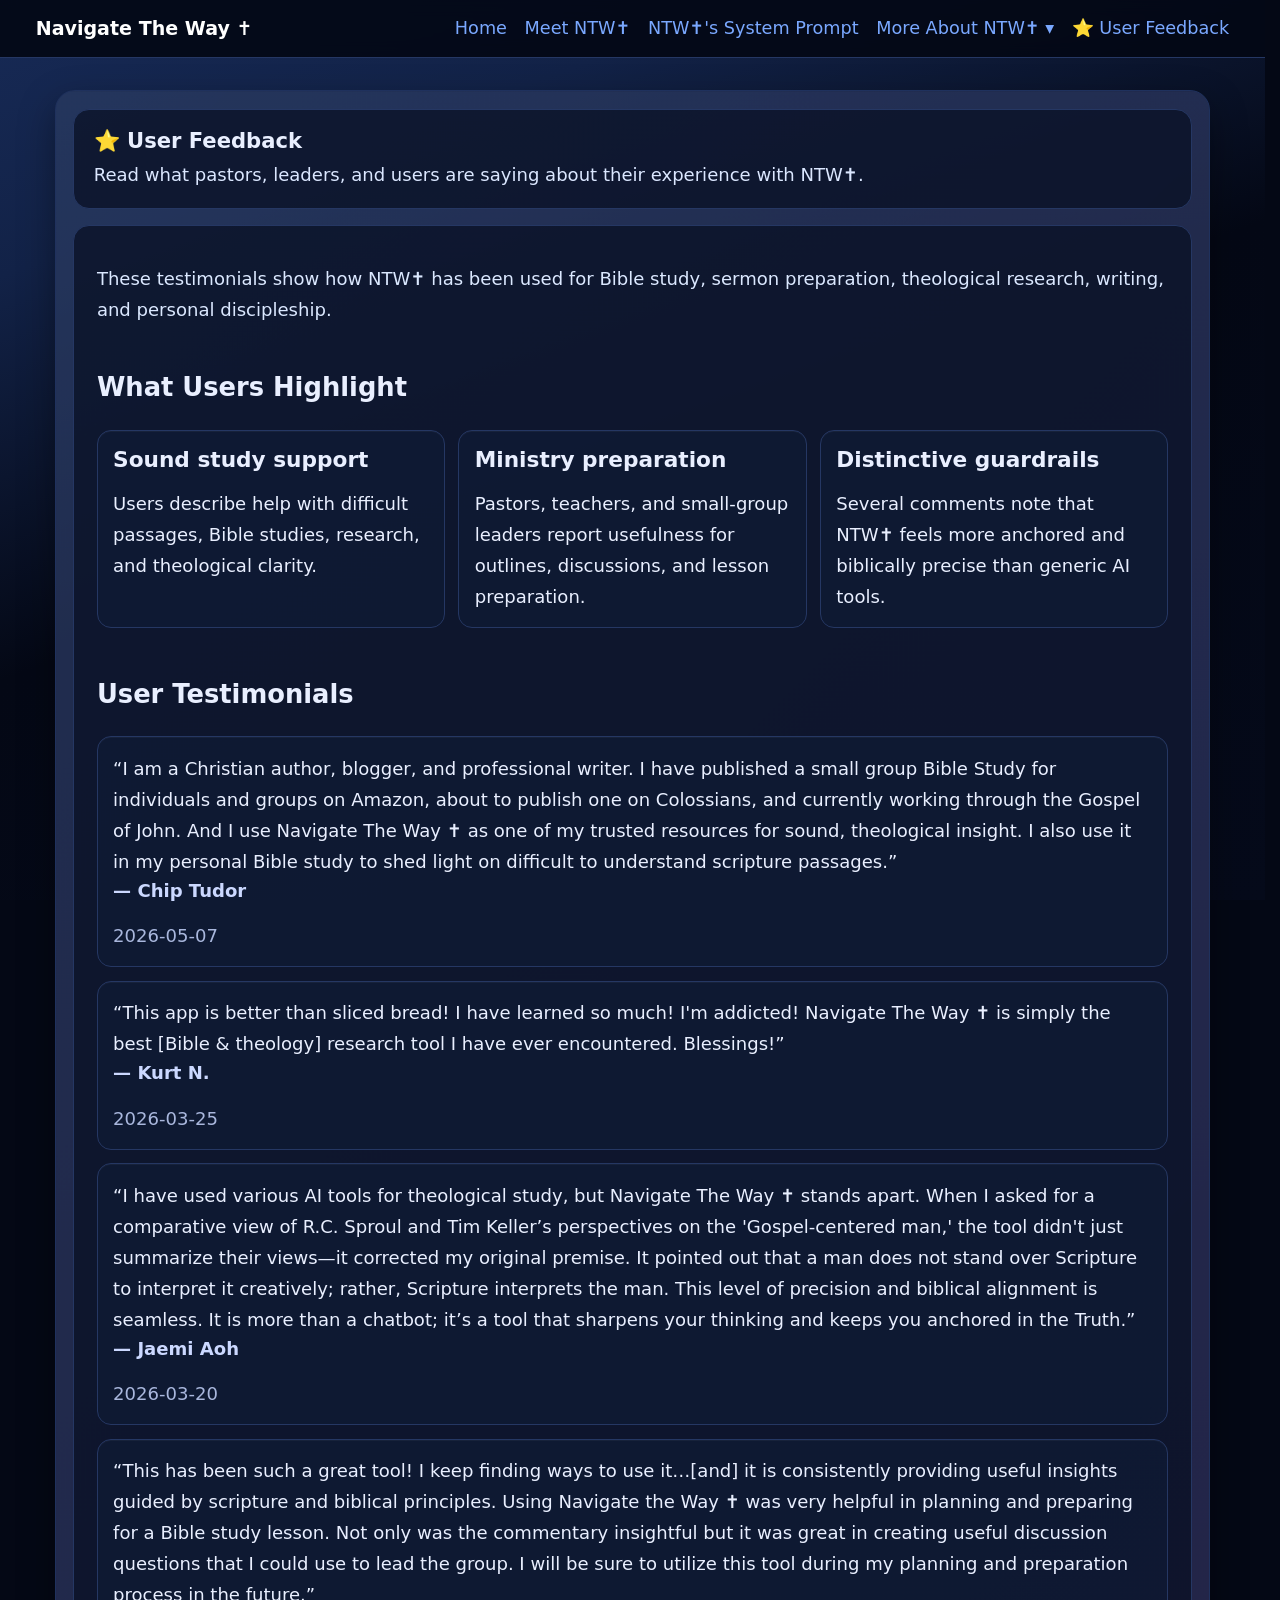
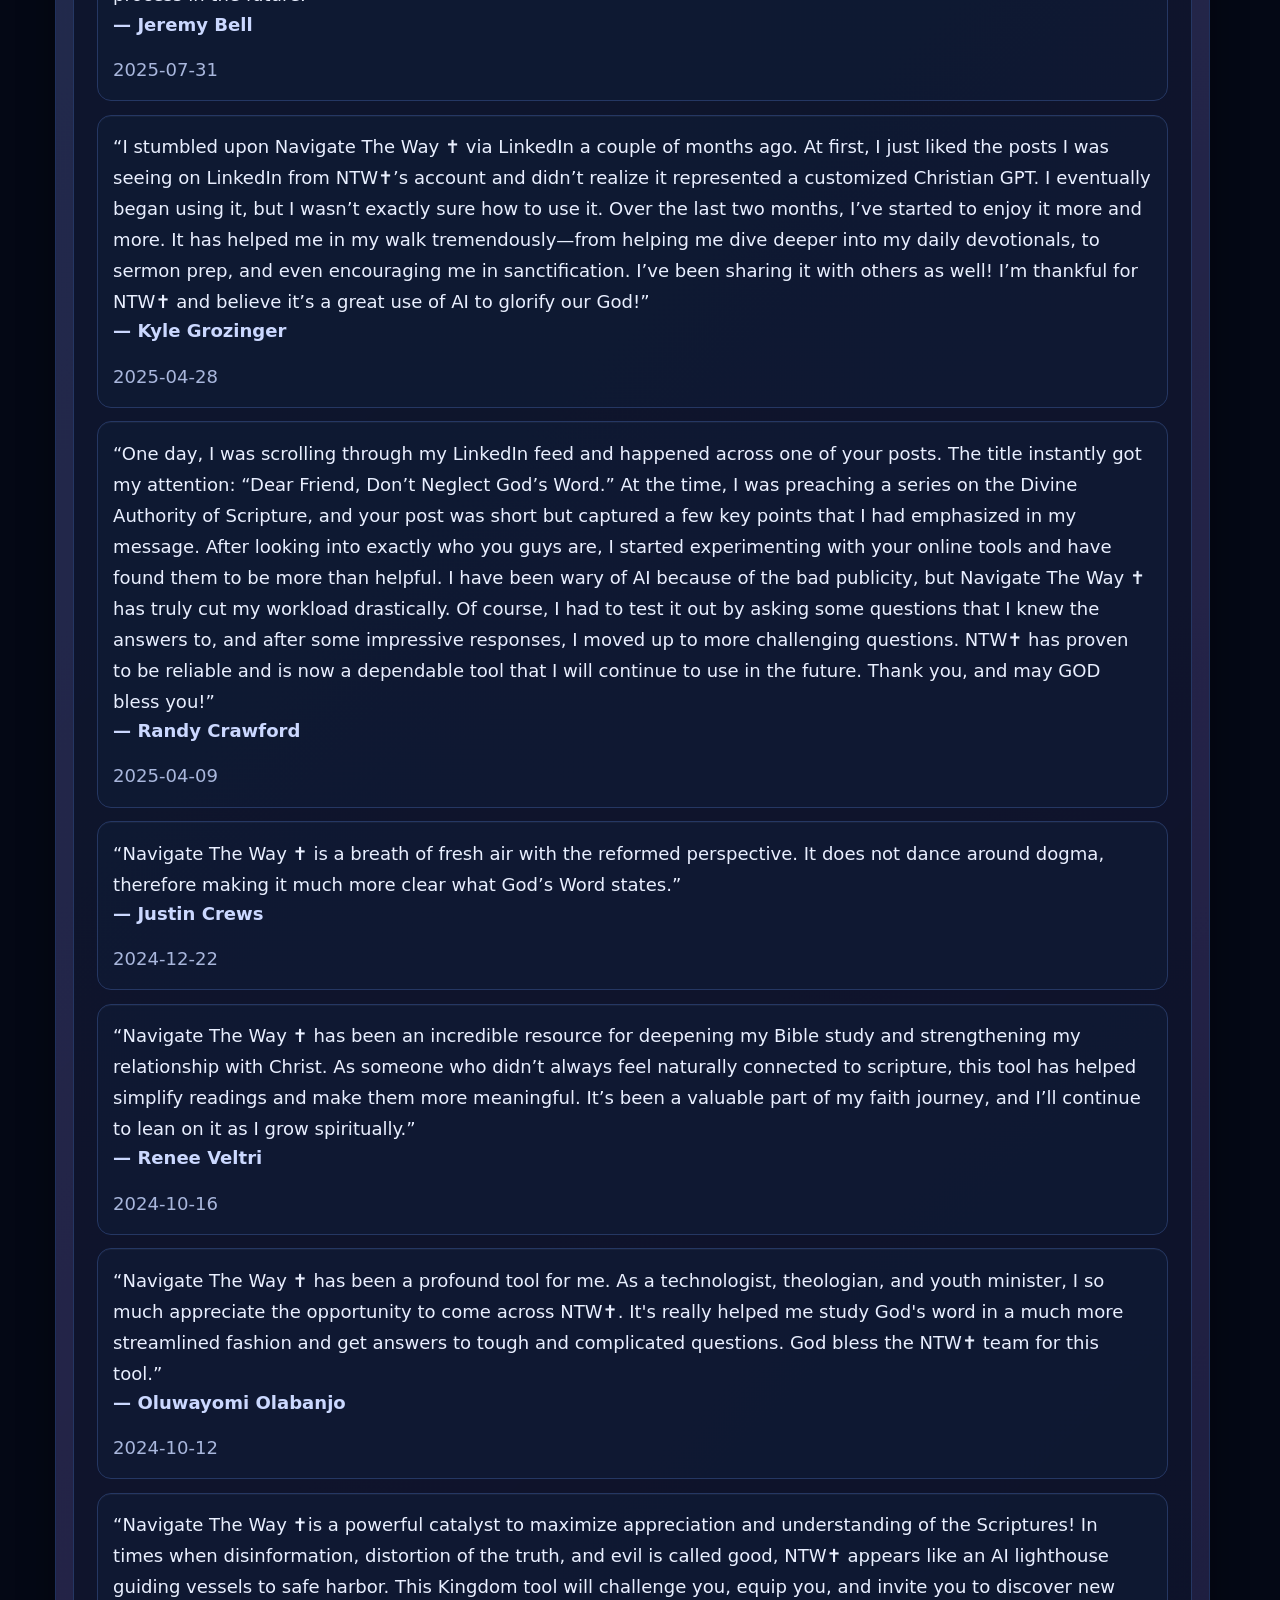
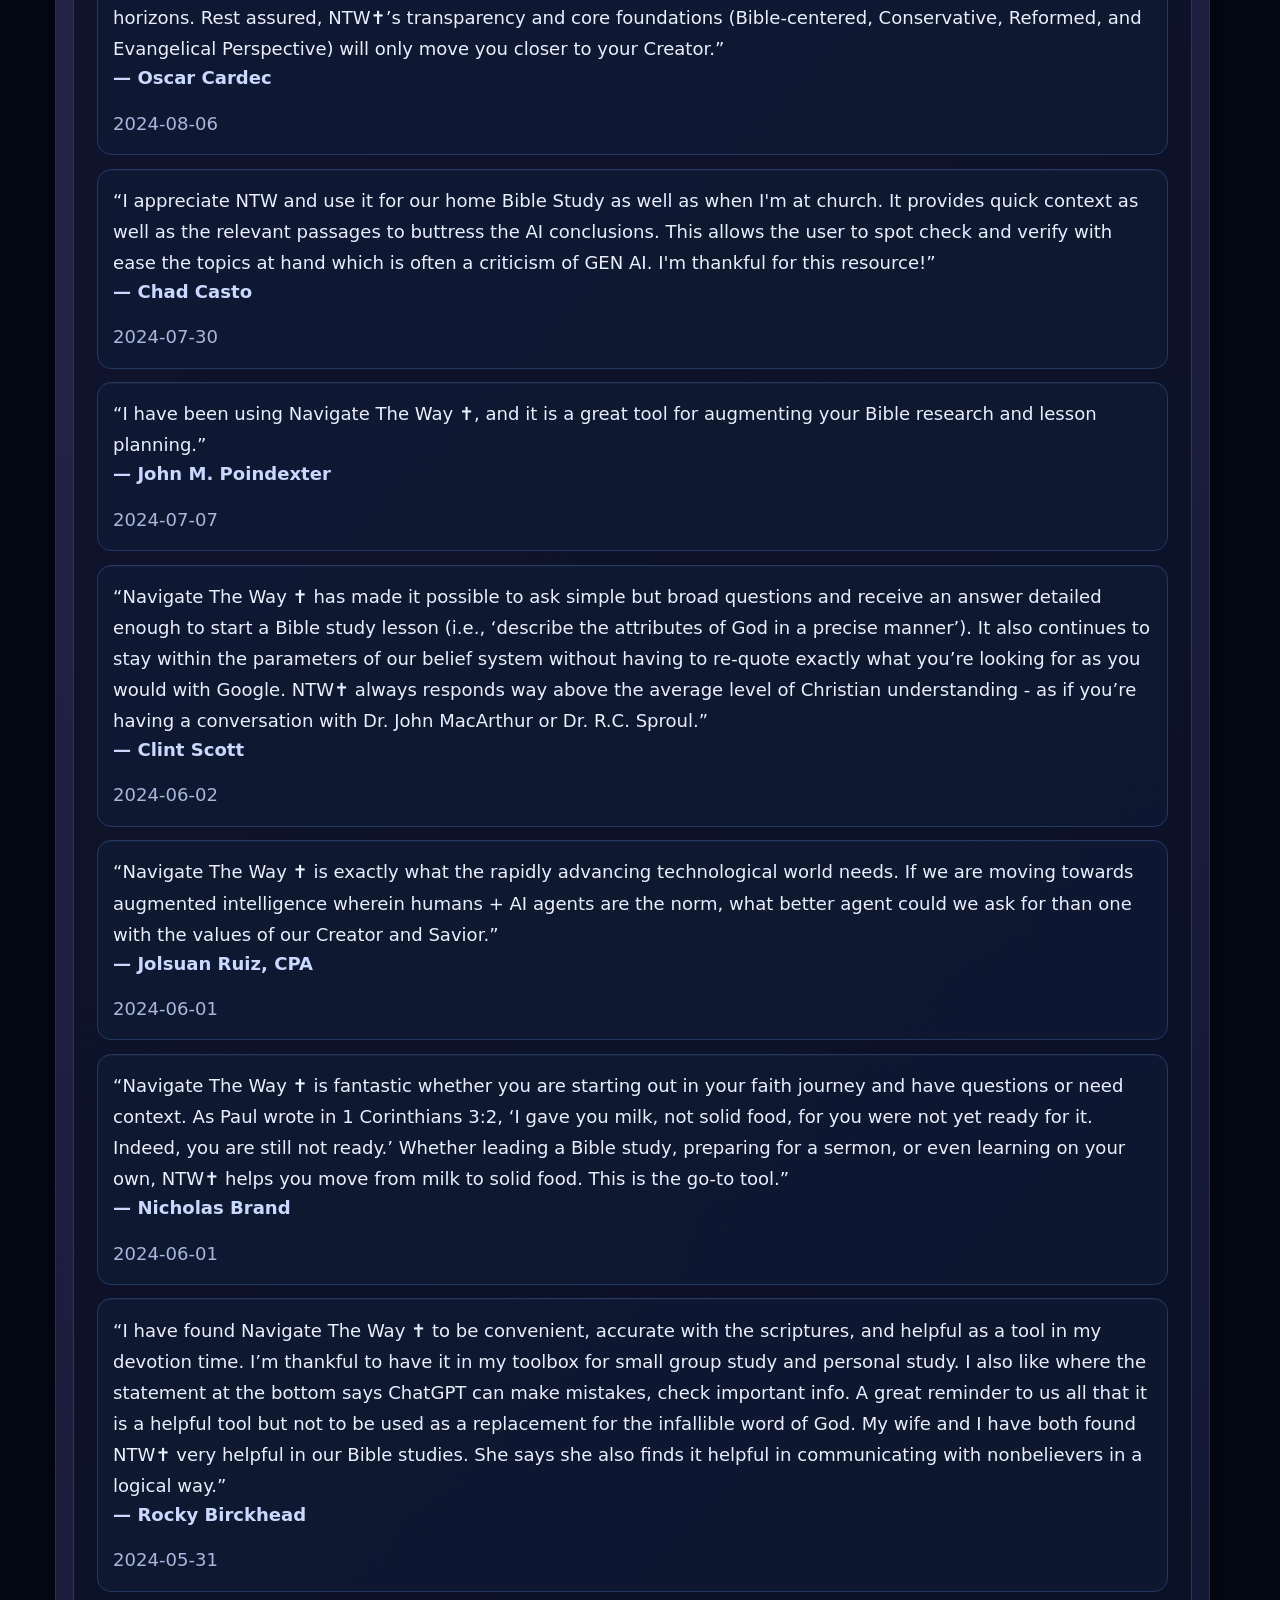
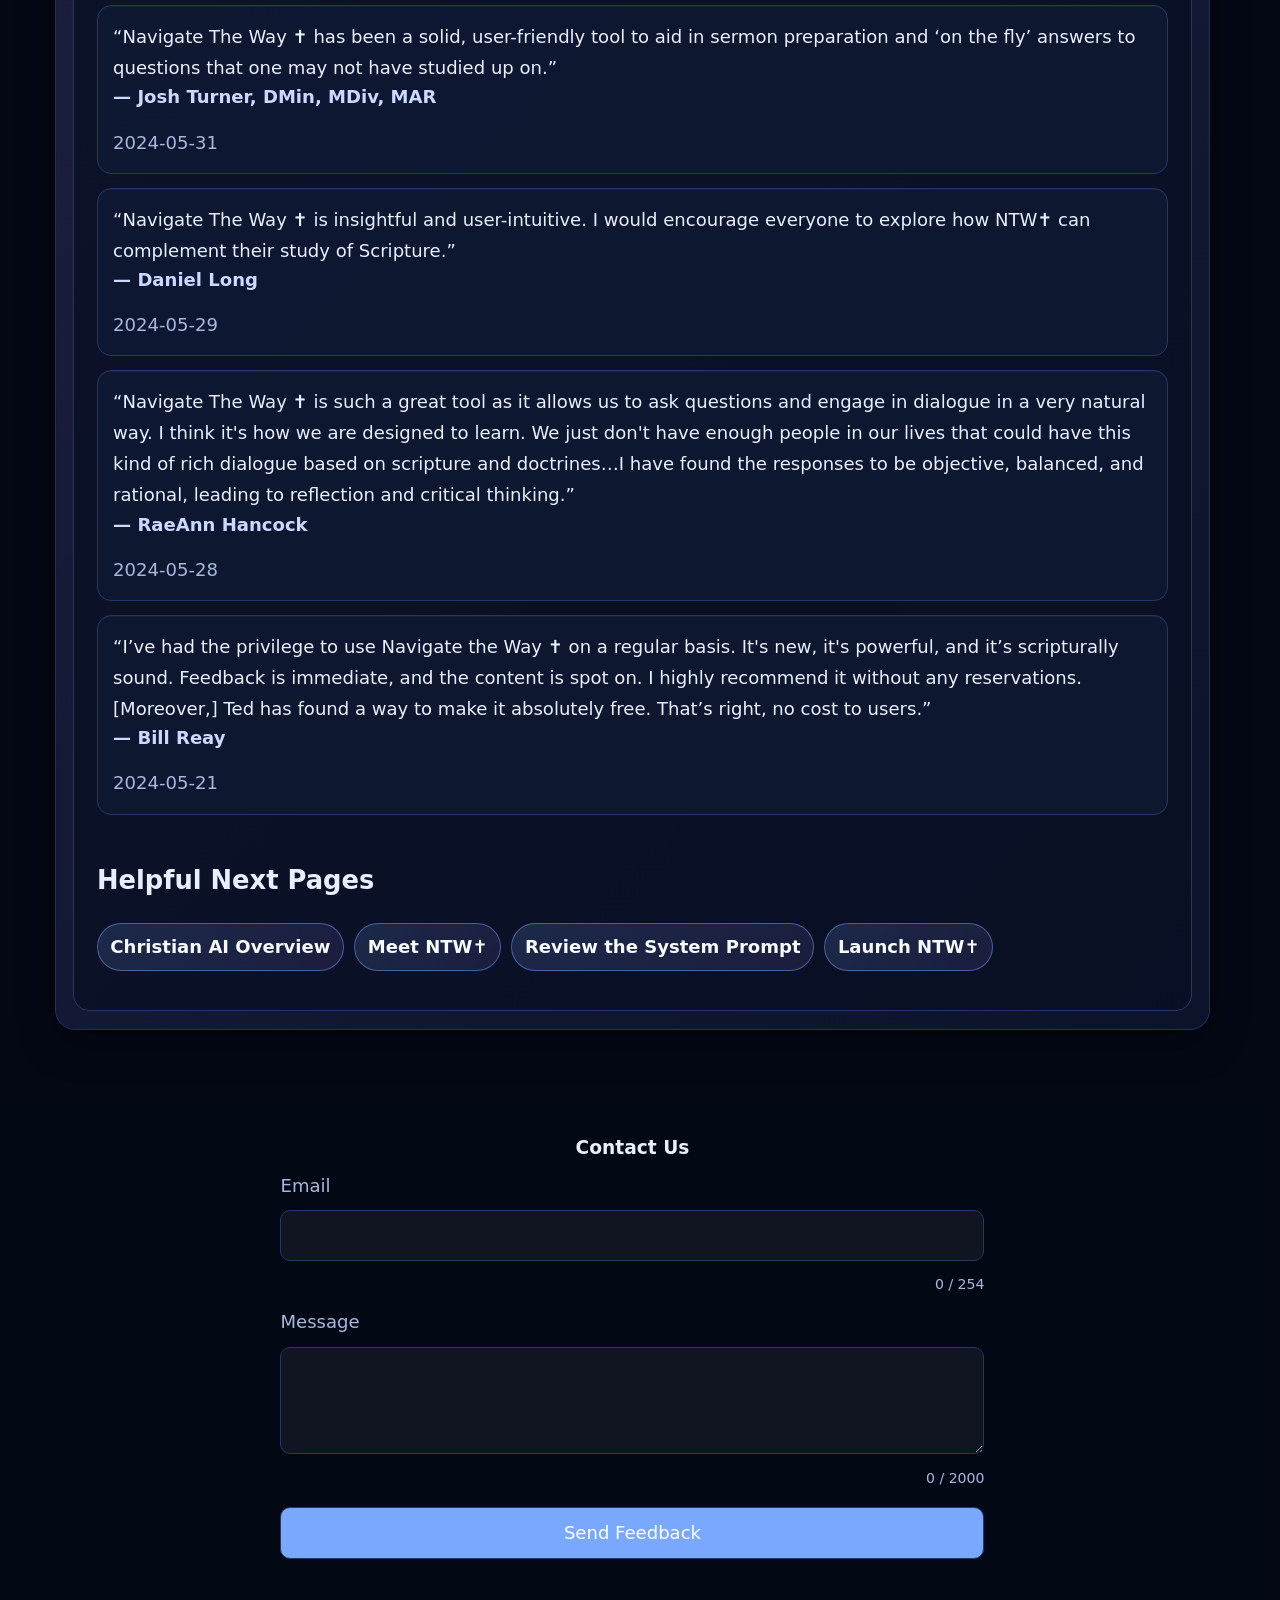
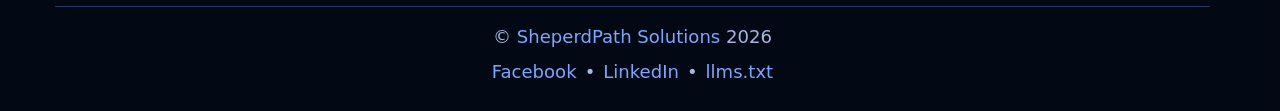
<file: docs/feedback.html>
<!doctype html>
<html lang="en">
<head>
<!-- Google tag (gtag.js) -->
<script async src="https://www.googletagmanager.com/gtag/js?id=G-PQRYDND927"></script>
<script>
  window.dataLayer = window.dataLayer || [];
  function gtag(){dataLayer.push(arguments);}
  gtag('js', new Date());

  gtag('config', 'G-PQRYDND927');
</script>

  <meta charset="UTF-8" />
  <meta name="viewport" content="width=device-width, initial-scale=1.0" />
  <title>⭐ User Feedback — Navigate The Way ✝️</title>
  <link rel="canonical" href="https://www.navtheway.com/feedback" />
  <meta name="robots" content="index,follow,max-snippet:-1,max-image-preview:large,max-video-preview:-1" />
  <meta name="description" content="Read user feedback and testimonials about how Navigate The Way ✝️ has supported Bible study, discipleship, and sermon preparation." />
  <meta property="og:type" content="website" />
  <meta property="og:title" content="⭐ User Feedback — Navigate The Way ✝️" />
  <meta property="og:description" content="Read user feedback and testimonials about how Navigate The Way ✝️ has supported Bible study, discipleship, and sermon preparation." />
  <meta property="og:url" content="https://www.navtheway.com/feedback" />

  <meta property="og:image" content="https://www.navtheway.com/images/ntw_social_share.png" />
  <meta property="og:image:type" content="image/png" />
  <meta property="og:image:width" content="1200" />
  <meta property="og:image:height" content="630" />
  <meta name="twitter:card" content="summary_large_image" />
  <script type="application/ld+json">
{
  "@context": "https://schema.org",
  "@graph": [
    {
      "@type": "Organization",
      "@id": "https://www.navtheway.com/#organization",
      "name": "Navigate The Way ✝️",
      "url": "https://www.navtheway.com/",
      "logo": {
        "@type": "ImageObject",
        "url": "https://www.navtheway.com/images/Bigger_from_vector.png"
      },
      "sameAs": [
        "https://www.facebook.com/profile.php?id=61566125041701",
        "https://www.linkedin.com/showcase/102618283"
      ]
    },
    {
      "@type": "WebSite",
      "inLanguage": "en",
      "@id": "https://www.navtheway.com/#website",
      "url": "https://www.navtheway.com/",
      "name": "Navigate The Way ✝️",
      "publisher": {
        "@id": "https://www.navtheway.com/#organization"
      }
    },
    {
      "@type": "WebPage",
      "inLanguage": "en",
      "@id": "https://www.navtheway.com/feedback#webpage",
      "url": "https://www.navtheway.com/feedback",
      "name": "⭐ User Feedback — Navigate The Way ✝️",
      "description": "Read user feedback and testimonials about how Navigate The Way ✝️ has supported Bible study, discipleship, and sermon preparation.",
      "isPartOf": {
        "@id": "https://www.navtheway.com/#website"
      },
      "about": {
        "@id": "https://www.navtheway.com/#organization"
      },
      "mainEntity": {
        "@id": "https://www.navtheway.com/feedback#testimonials"
      },
      "publisher": {
        "@id": "https://www.navtheway.com/#organization"
      }
    },
    {
      "@type": "ItemList",
      "@id": "https://www.navtheway.com/feedback#testimonials",
      "name": "Navigate The Way ✝️ User Feedback",
      "description": "User testimonials about Navigate The Way ✝️.",
      "itemListOrder": "https://schema.org/ItemListOrderDescending",
      "numberOfItems": 20,
      "itemListElement": [
        {
          "@type": "ListItem",
          "position": 1,
          "item": {
            "@id": "https://www.navtheway.com/feedback#review-20"
          }
        },
        {
          "@type": "ListItem",
          "position": 2,
          "item": {
            "@id": "https://www.navtheway.com/feedback#review-19"
          }
        },
        {
          "@type": "ListItem",
          "position": 3,
          "item": {
            "@id": "https://www.navtheway.com/feedback#review-18"
          }
        },
        {
          "@type": "ListItem",
          "position": 4,
          "item": {
            "@id": "https://www.navtheway.com/feedback#review-1"
          }
        },
        {
          "@type": "ListItem",
          "position": 5,
          "item": {
            "@id": "https://www.navtheway.com/feedback#review-2"
          }
        },
        {
          "@type": "ListItem",
          "position": 6,
          "item": {
            "@id": "https://www.navtheway.com/feedback#review-3"
          }
        },
        {
          "@type": "ListItem",
          "position": 7,
          "item": {
            "@id": "https://www.navtheway.com/feedback#review-4"
          }
        },
        {
          "@type": "ListItem",
          "position": 8,
          "item": {
            "@id": "https://www.navtheway.com/feedback#review-5"
          }
        },
        {
          "@type": "ListItem",
          "position": 9,
          "item": {
            "@id": "https://www.navtheway.com/feedback#review-6"
          }
        },
        {
          "@type": "ListItem",
          "position": 10,
          "item": {
            "@id": "https://www.navtheway.com/feedback#review-7"
          }
        },
        {
          "@type": "ListItem",
          "position": 11,
          "item": {
            "@id": "https://www.navtheway.com/feedback#review-8"
          }
        },
        {
          "@type": "ListItem",
          "position": 12,
          "item": {
            "@id": "https://www.navtheway.com/feedback#review-9"
          }
        },
        {
          "@type": "ListItem",
          "position": 13,
          "item": {
            "@id": "https://www.navtheway.com/feedback#review-10"
          }
        },
        {
          "@type": "ListItem",
          "position": 14,
          "item": {
            "@id": "https://www.navtheway.com/feedback#review-11"
          }
        },
        {
          "@type": "ListItem",
          "position": 15,
          "item": {
            "@id": "https://www.navtheway.com/feedback#review-12"
          }
        },
        {
          "@type": "ListItem",
          "position": 16,
          "item": {
            "@id": "https://www.navtheway.com/feedback#review-13"
          }
        },
        {
          "@type": "ListItem",
          "position": 17,
          "item": {
            "@id": "https://www.navtheway.com/feedback#review-14"
          }
        },
        {
          "@type": "ListItem",
          "position": 18,
          "item": {
            "@id": "https://www.navtheway.com/feedback#review-15"
          }
        },
        {
          "@type": "ListItem",
          "position": 19,
          "item": {
            "@id": "https://www.navtheway.com/feedback#review-16"
          }
        },
        {
          "@type": "ListItem",
          "position": 20,
          "item": {
            "@id": "https://www.navtheway.com/feedback#review-17"
          }
        }
      ],
      "about": {
        "@id": "https://www.navtheway.com/#organization"
      }
    },
    {
      "@type": "Review",
      "@id": "https://www.navtheway.com/feedback#review-20",
      "itemReviewed": {
        "@id": "https://www.navtheway.com/#organization"
      },
      "author": {
        "@type": "Person",
        "name": "Chip Tudor"
      },
      "datePublished": "2026-05-07",
      "reviewBody": "I am a Christian author, blogger, and professional writer. I have published a small group Bible Study for individuals and groups on Amazon, about to publish one on Colossians, and currently working through the Gospel of John. And I use Navigate The Way ✝️ as one of my trusted resources for sound, theological insight. I also use it in my personal Bible study to shed light on difficult to understand scripture passages.",
      "publisher": {
        "@id": "https://www.navtheway.com/#organization"
      },
      "inLanguage": "en"
    },
    {
      "@type": "Review",
      "@id": "https://www.navtheway.com/feedback#review-19",
      "itemReviewed": {
        "@id": "https://www.navtheway.com/#organization"
      },
      "author": {
        "@type": "Person",
        "name": "Kurt N."
      },
      "datePublished": "2026-03-25",
      "reviewBody": "This app is better than sliced bread! I have learned so much! I'm addicted! Navigate The Way ✝️ is simply the best [Bible & theology] research tool I have ever encountered. Blessings!",
      "publisher": {
        "@id": "https://www.navtheway.com/#organization"
      },
      "inLanguage": "en"
    },
    {
      "@type": "Review",
      "@id": "https://www.navtheway.com/feedback#review-18",
      "itemReviewed": {
        "@id": "https://www.navtheway.com/#organization"
      },
      "author": {
        "@type": "Person",
        "name": "Jaemi Aoh"
      },
      "datePublished": "2026-03-20",
      "reviewBody": "I have used various AI tools for theological study, but Navigate The Way ✝️ stands apart. When I asked for a comparative view of R.C. Sproul and Tim Keller’s perspectives on the 'Gospel-centered man,' the tool didn't just summarize their views—it corrected my original premise. It pointed out that a man does not stand over Scripture to interpret it creatively; rather, Scripture interprets the man. This level of precision and biblical alignment is seamless. It is more than a chatbot; it’s a tool that sharpens your thinking and keeps you anchored in the Truth.",
      "publisher": {
        "@id": "https://www.navtheway.com/#organization"
      },
      "inLanguage": "en"
    },
    {
      "@type": "Review",
      "@id": "https://www.navtheway.com/feedback#review-1",
      "itemReviewed": {
        "@id": "https://www.navtheway.com/#organization"
      },
      "author": {
        "@type": "Person",
        "name": "Jeremy Bell"
      },
      "datePublished": "2025-07-31",
      "reviewBody": "This has been such a great tool! I keep finding ways to use it…[and] it is consistently providing useful insights guided by scripture and biblical principles. Using Navigate the Way ✝️ was very helpful in planning and preparing for a Bible study lesson. Not only was the commentary insightful but it was great in creating useful discussion questions that I could use to lead the group. I will be sure to utilize this tool during my planning and preparation process in the future.",
      "publisher": {
        "@id": "https://www.navtheway.com/#organization"
      },
      "inLanguage": "en"
    },
    {
      "@type": "Review",
      "@id": "https://www.navtheway.com/feedback#review-2",
      "itemReviewed": {
        "@id": "https://www.navtheway.com/#organization"
      },
      "author": {
        "@type": "Person",
        "name": "Kyle Grozinger"
      },
      "datePublished": "2025-04-28",
      "reviewBody": "I stumbled upon Navigate The Way ✝️ via LinkedIn a couple of months ago. At first, I just liked the posts I was seeing on LinkedIn from NTW✝️’s account and didn’t realize it represented a customized Christian GPT. I eventually began using it, but I wasn’t exactly sure how to use it. Over the last two months, I’ve started to enjoy it more and more. It has helped me in my walk tremendously—from helping me dive deeper into my daily devotionals, to sermon prep, and even encouraging me in sanctification. I’ve been sharing it with others as well! I’m thankful for NTW✝️ and believe it’s a great use of AI to glorify our God!",
      "publisher": {
        "@id": "https://www.navtheway.com/#organization"
      },
      "inLanguage": "en"
    },
    {
      "@type": "Review",
      "@id": "https://www.navtheway.com/feedback#review-3",
      "itemReviewed": {
        "@id": "https://www.navtheway.com/#organization"
      },
      "author": {
        "@type": "Person",
        "name": "Randy Crawford"
      },
      "datePublished": "2025-04-09",
      "reviewBody": "One day, I was scrolling through my LinkedIn feed and happened across one of your posts. The title instantly got my attention: “Dear Friend, Don’t Neglect God’s Word.” At the time, I was preaching a series on the Divine Authority of Scripture, and your post was short but captured a few key points that I had emphasized in my message. After looking into exactly who you guys are, I started experimenting with your online tools and have found them to be more than helpful. I have been wary of AI because of the bad publicity, but Navigate The Way ✝️ has truly cut my workload drastically. Of course, I had to test it out by asking some questions that I knew the answers to, and after some impressive responses, I moved up to more challenging questions. NTW✝️ has proven to be reliable and is now a dependable tool that I will continue to use in the future. Thank you, and may GOD bless you!",
      "publisher": {
        "@id": "https://www.navtheway.com/#organization"
      },
      "inLanguage": "en"
    },
    {
      "@type": "Review",
      "@id": "https://www.navtheway.com/feedback#review-4",
      "itemReviewed": {
        "@id": "https://www.navtheway.com/#organization"
      },
      "author": {
        "@type": "Person",
        "name": "Justin Crews"
      },
      "datePublished": "2024-12-22",
      "reviewBody": "Navigate The Way ✝️ is a breath of fresh air with the reformed perspective. It does not dance around dogma, therefore making it much more clear what God’s Word states.",
      "publisher": {
        "@id": "https://www.navtheway.com/#organization"
      },
      "inLanguage": "en"
    },
    {
      "@type": "Review",
      "@id": "https://www.navtheway.com/feedback#review-5",
      "itemReviewed": {
        "@id": "https://www.navtheway.com/#organization"
      },
      "author": {
        "@type": "Person",
        "name": "Renee Veltri"
      },
      "datePublished": "2024-10-16",
      "reviewBody": "Navigate The Way ✝️ has been an incredible resource for deepening my Bible study and strengthening my relationship with Christ. As someone who didn’t always feel naturally connected to scripture, this tool has helped simplify readings and make them more meaningful. It’s been a valuable part of my faith journey, and I’ll continue to lean on it as I grow spiritually.",
      "publisher": {
        "@id": "https://www.navtheway.com/#organization"
      },
      "inLanguage": "en"
    },
    {
      "@type": "Review",
      "@id": "https://www.navtheway.com/feedback#review-6",
      "itemReviewed": {
        "@id": "https://www.navtheway.com/#organization"
      },
      "author": {
        "@type": "Person",
        "name": "Oluwayomi Olabanjo"
      },
      "datePublished": "2024-10-12",
      "reviewBody": "Navigate The Way ✝️ has been a profound tool for me. As a technologist, theologian, and youth minister, I so much appreciate the opportunity to come across NTW✝️. It's really helped me study God's word in a much more streamlined fashion and get answers to tough and complicated questions. God bless the NTW✝️ team for this tool.",
      "publisher": {
        "@id": "https://www.navtheway.com/#organization"
      },
      "inLanguage": "en"
    },
    {
      "@type": "Review",
      "@id": "https://www.navtheway.com/feedback#review-7",
      "itemReviewed": {
        "@id": "https://www.navtheway.com/#organization"
      },
      "author": {
        "@type": "Person",
        "name": "Oscar Cardec"
      },
      "datePublished": "2024-08-06",
      "reviewBody": "Navigate The Way ✝️is a powerful catalyst to maximize appreciation and understanding of the Scriptures! In times when disinformation, distortion of the truth, and evil is called good, NTW✝️ appears like an AI lighthouse guiding vessels to safe harbor. This Kingdom tool will challenge you, equip you, and invite you to discover new horizons. Rest assured, NTW✝️’s transparency and core foundations (Bible-centered, Conservative, Reformed, and Evangelical Perspective) will only move you closer to your Creator.",
      "publisher": {
        "@id": "https://www.navtheway.com/#organization"
      },
      "inLanguage": "en"
    },
    {
      "@type": "Review",
      "@id": "https://www.navtheway.com/feedback#review-8",
      "itemReviewed": {
        "@id": "https://www.navtheway.com/#organization"
      },
      "author": {
        "@type": "Person",
        "name": "Chad Casto"
      },
      "datePublished": "2024-07-30",
      "reviewBody": "I appreciate NTW and use it for our home Bible Study as well as when I'm at church. It provides quick context as well as the relevant passages to buttress the AI conclusions. This allows the user to spot check and verify with ease the topics at hand which is often a criticism of GEN AI. I'm thankful for this resource!",
      "publisher": {
        "@id": "https://www.navtheway.com/#organization"
      },
      "inLanguage": "en"
    },
    {
      "@type": "Review",
      "@id": "https://www.navtheway.com/feedback#review-9",
      "itemReviewed": {
        "@id": "https://www.navtheway.com/#organization"
      },
      "author": {
        "@type": "Person",
        "name": "John M. Poindexter"
      },
      "datePublished": "2024-07-07",
      "reviewBody": "I have been using Navigate The Way ✝️, and it is a great tool for augmenting your Bible research and lesson planning.",
      "publisher": {
        "@id": "https://www.navtheway.com/#organization"
      },
      "inLanguage": "en"
    },
    {
      "@type": "Review",
      "@id": "https://www.navtheway.com/feedback#review-10",
      "itemReviewed": {
        "@id": "https://www.navtheway.com/#organization"
      },
      "author": {
        "@type": "Person",
        "name": "Clint Scott"
      },
      "datePublished": "2024-06-02",
      "reviewBody": "Navigate The Way ✝️ has made it possible to ask simple but broad questions and receive an answer detailed enough to start a Bible study lesson (i.e., ‘describe the attributes of God in a precise manner’). It also continues to stay within the parameters of our belief system without having to re-quote exactly what you’re looking for as you would with Google. NTW✝️ always responds way above the average level of Christian understanding - as if you’re having a conversation with Dr. John MacArthur or Dr. R.C. Sproul.",
      "publisher": {
        "@id": "https://www.navtheway.com/#organization"
      },
      "inLanguage": "en"
    },
    {
      "@type": "Review",
      "@id": "https://www.navtheway.com/feedback#review-11",
      "itemReviewed": {
        "@id": "https://www.navtheway.com/#organization"
      },
      "author": {
        "@type": "Person",
        "name": "Jolsuan Ruiz, CPA"
      },
      "datePublished": "2024-06-01",
      "reviewBody": "Navigate The Way ✝️ is exactly what the rapidly advancing technological world needs. If we are moving towards augmented intelligence wherein humans + AI agents are the norm, what better agent could we ask for than one with the values of our Creator and Savior.",
      "publisher": {
        "@id": "https://www.navtheway.com/#organization"
      },
      "inLanguage": "en"
    },
    {
      "@type": "Review",
      "@id": "https://www.navtheway.com/feedback#review-12",
      "itemReviewed": {
        "@id": "https://www.navtheway.com/#organization"
      },
      "author": {
        "@type": "Person",
        "name": "Nicholas Brand"
      },
      "datePublished": "2024-06-01",
      "reviewBody": "Navigate The Way ✝️ is fantastic whether you are starting out in your faith journey and have questions or need context. As Paul wrote in 1 Corinthians 3:2, ‘I gave you milk, not solid food, for you were not yet ready for it. Indeed, you are still not ready.’ Whether leading a Bible study, preparing for a sermon, or even learning on your own, NTW✝️ helps you move from milk to solid food. This is the go-to tool.",
      "publisher": {
        "@id": "https://www.navtheway.com/#organization"
      },
      "inLanguage": "en"
    },
    {
      "@type": "Review",
      "@id": "https://www.navtheway.com/feedback#review-13",
      "itemReviewed": {
        "@id": "https://www.navtheway.com/#organization"
      },
      "author": {
        "@type": "Person",
        "name": "Rocky Birckhead"
      },
      "datePublished": "2024-05-31",
      "reviewBody": "I have found Navigate The Way ✝️ to be convenient, accurate with the scriptures, and helpful as a tool in my devotion time. I’m thankful to have it in my toolbox for small group study and personal study. I also like where the statement at the bottom says ChatGPT can make mistakes, check important info. A great reminder to us all that it is a helpful tool but not to be used as a replacement for the infallible word of God. My wife and I have both found NTW✝️ very helpful in our Bible studies. She says she also finds it helpful in communicating with nonbelievers in a logical way.",
      "publisher": {
        "@id": "https://www.navtheway.com/#organization"
      },
      "inLanguage": "en"
    },
    {
      "@type": "Review",
      "@id": "https://www.navtheway.com/feedback#review-14",
      "itemReviewed": {
        "@id": "https://www.navtheway.com/#organization"
      },
      "author": {
        "@type": "Person",
        "name": "Josh Turner, DMin, MDiv, MAR"
      },
      "datePublished": "2024-05-31",
      "reviewBody": "Navigate The Way ✝️ has been a solid, user-friendly tool to aid in sermon preparation and ‘on the fly’ answers to questions that one may not have studied up on.",
      "publisher": {
        "@id": "https://www.navtheway.com/#organization"
      },
      "inLanguage": "en"
    },
    {
      "@type": "Review",
      "@id": "https://www.navtheway.com/feedback#review-15",
      "itemReviewed": {
        "@id": "https://www.navtheway.com/#organization"
      },
      "author": {
        "@type": "Person",
        "name": "Daniel Long"
      },
      "datePublished": "2024-05-29",
      "reviewBody": "Navigate The Way ✝️ is insightful and user-intuitive. I would encourage everyone to explore how NTW✝️ can complement their study of Scripture.",
      "publisher": {
        "@id": "https://www.navtheway.com/#organization"
      },
      "inLanguage": "en"
    },
    {
      "@type": "Review",
      "@id": "https://www.navtheway.com/feedback#review-16",
      "itemReviewed": {
        "@id": "https://www.navtheway.com/#organization"
      },
      "author": {
        "@type": "Person",
        "name": "RaeAnn Hancock"
      },
      "datePublished": "2024-05-28",
      "reviewBody": "Navigate The Way ✝️ is such a great tool as it allows us to ask questions and engage in dialogue in a very natural way. I think it's how we are designed to learn. We just don't have enough people in our lives that could have this kind of rich dialogue based on scripture and doctrines…I have found the responses to be objective, balanced, and rational, leading to reflection and critical thinking.",
      "publisher": {
        "@id": "https://www.navtheway.com/#organization"
      },
      "inLanguage": "en"
    },
    {
      "@type": "Review",
      "@id": "https://www.navtheway.com/feedback#review-17",
      "itemReviewed": {
        "@id": "https://www.navtheway.com/#organization"
      },
      "author": {
        "@type": "Person",
        "name": "Bill Reay"
      },
      "datePublished": "2024-05-21",
      "reviewBody": "I’ve had the privilege to use Navigate the Way ✝️ on a regular basis. It's new, it's powerful, and it’s scripturally sound. Feedback is immediate, and the content is spot on. I highly recommend it without any reservations. [Moreover,] Ted has found a way to make it absolutely free. That’s right, no cost to users.",
      "publisher": {
        "@id": "https://www.navtheway.com/#organization"
      },
      "inLanguage": "en"
    }
  ]
}
  </script>
  <meta name="twitter:image" content="https://www.navtheway.com/images/ntw_social_share.png" />

  <script type="application/ld+json">
{
  "@context": "https://schema.org",
  "@type": "BreadcrumbList",
  "itemListElement": [
    {
      "@type": "ListItem",
      "position": 1,
      "name": "Home",
      "item": "https://www.navtheway.com/"
    },
    {
      "@type": "ListItem",
      "position": 2,
      "name": "⭐ User Feedback — Navigate The Way ✝️",
      "item": "https://www.navtheway.com/feedback"
    }
  ]
}
  </script>
  <link rel="stylesheet" href="styles.css" />
  <link rel="icon" type="image/webp" href="images/favicon.webp" />
</head>
<body>

<header>
  <div class="nav-wrap">
    <a class="brand" href="/">Navigate The Way ✝️</a>
    <input type="checkbox" id="mobile-nav-toggle" class="mobile-nav-toggle" aria-label="Toggle site navigation" />
    <label for="mobile-nav-toggle" class="mobile-nav-button" aria-label="Open site navigation">Menu</label>
    <nav>
      <ul>
        <li><a href="/">Home</a></li>
        <li><a href="/meet-ntw">Meet NTW✝️</a></li>
        <li><a href="/system-prompt">NTW✝️'s System Prompt</a></li>
        <li class="dropdown"><a href="/faqs">More About NTW✝️ ▾</a>
          <ul>
            <li><a href="/faqs">NTW✝️ FAQs</a></li>
            <li><a href="/christian-ai">Christian AI</a></li>
            <li><a href="/reformed-christian-ai">Reformed Christian AI</a></li>
            <li><a href="/bible-study-ai">AI Bible Study Tool</a></li>
            <li><a href="/ai-sermon-prep">AI Sermon Preparation</a></li>
            <li><a href="/berean-board">🎲 Berean Board</a></li>
            <li><a href="/caution-points">⚠️ Caution Points</a></li>
            <li><a href="/creator">NTW✝️'s Creator</a></li>
            <li><a href="/citing-ntw">Citing NTW✝️</a></li>
          </ul>
        </li>
        <li><a href="/feedback">⭐ User Feedback</a></li>
      </ul>
    </nav>
  </div>
</header>

<main>
  <section class="page-shell">
    <section class="page-header" aria-labelledby="page-title">
      <h1 id="page-title">⭐ User Feedback</h1>
      <p>Read what pastors, leaders, and users are saying about their experience with NTW✝️.</p>
    </section>
    <section class="card verbatim-content seo-landing info-page">
      <p class="lede">These testimonials show how NTW✝️ has been used for Bible study, sermon preparation, theological research, writing, and personal discipleship.</p>

      <h2>What Users Highlight</h2>
      <div class="info-grid">
        <article class="info-card"><h3>Sound study support</h3><p>Users describe help with difficult passages, Bible studies, research, and theological clarity.</p></article>
        <article class="info-card"><h3>Ministry preparation</h3><p>Pastors, teachers, and small-group leaders report usefulness for outlines, discussions, and lesson preparation.</p></article>
        <article class="info-card"><h3>Distinctive guardrails</h3><p>Several comments note that NTW✝️ feels more anchored and biblically precise than generic AI tools.</p></article>
      </div>

      <h2>User Testimonials</h2>
      <section id="testimonials" class="testimonial-grid" aria-label="Navigate The Way user testimonials">
        <article id="review-20" class="testimonial-card">
          <blockquote><p>“I am a Christian author, blogger, and professional writer. I have published a small group Bible Study for individuals and groups on Amazon, about to publish one on Colossians, and currently working through the Gospel of John. And I use Navigate The Way ✝️ as one of my trusted resources for sound, theological insight. I also use it in my personal Bible study to shed light on difficult to understand scripture passages.”</p></blockquote>
          <cite>— Chip Tudor</cite>
          <p class="testimonial-meta">2026-05-07</p>
        </article>
        <article id="review-19" class="testimonial-card">
          <blockquote><p>“This app is better than sliced bread! I have learned so much! I&#x27;m addicted! Navigate The Way ✝️ is simply the best [Bible &amp; theology] research tool I have ever encountered. Blessings!”</p></blockquote>
          <cite>— Kurt N.</cite>
          <p class="testimonial-meta">2026-03-25</p>
        </article>
        <article id="review-18" class="testimonial-card">
          <blockquote><p>“I have used various AI tools for theological study, but Navigate The Way ✝️ stands apart. When I asked for a comparative view of R.C. Sproul and Tim Keller’s perspectives on the &#x27;Gospel-centered man,&#x27; the tool didn&#x27;t just summarize their views—it corrected my original premise. It pointed out that a man does not stand over Scripture to interpret it creatively; rather, Scripture interprets the man. This level of precision and biblical alignment is seamless. It is more than a chatbot; it’s a tool that sharpens your thinking and keeps you anchored in the Truth.”</p></blockquote>
          <cite>— Jaemi Aoh</cite>
          <p class="testimonial-meta">2026-03-20</p>
        </article>
        <article id="review-1" class="testimonial-card">
          <blockquote><p>“This has been such a great tool! I keep finding ways to use it…[and] it is consistently providing useful insights guided by scripture and biblical principles. Using Navigate the Way ✝️ was very helpful in planning and preparing for a Bible study lesson. Not only was the commentary insightful but it was great in creating useful discussion questions that I could use to lead the group. I will be sure to utilize this tool during my planning and preparation process in the future.”</p></blockquote>
          <cite>— Jeremy Bell</cite>
          <p class="testimonial-meta">2025-07-31</p>
        </article>
        <article id="review-2" class="testimonial-card">
          <blockquote><p>“I stumbled upon Navigate The Way ✝️ via LinkedIn a couple of months ago. At first, I just liked the posts I was seeing on LinkedIn from NTW✝️’s account and didn’t realize it represented a customized Christian GPT. I eventually began using it, but I wasn’t exactly sure how to use it. Over the last two months, I’ve started to enjoy it more and more. It has helped me in my walk tremendously—from helping me dive deeper into my daily devotionals, to sermon prep, and even encouraging me in sanctification. I’ve been sharing it with others as well! I’m thankful for NTW✝️ and believe it’s a great use of AI to glorify our God!”</p></blockquote>
          <cite>— Kyle Grozinger</cite>
          <p class="testimonial-meta">2025-04-28</p>
        </article>
        <article id="review-3" class="testimonial-card">
          <blockquote><p>“One day, I was scrolling through my LinkedIn feed and happened across one of your posts. The title instantly got my attention: “Dear Friend, Don’t Neglect God’s Word.” At the time, I was preaching a series on the Divine Authority of Scripture, and your post was short but captured a few key points that I had emphasized in my message. After looking into exactly who you guys are, I started experimenting with your online tools and have found them to be more than helpful. I have been wary of AI because of the bad publicity, but Navigate The Way ✝️ has truly cut my workload drastically. Of course, I had to test it out by asking some questions that I knew the answers to, and after some impressive responses, I moved up to more challenging questions. NTW✝️ has proven to be reliable and is now a dependable tool that I will continue to use in the future. Thank you, and may GOD bless you!”</p></blockquote>
          <cite>— Randy Crawford</cite>
          <p class="testimonial-meta">2025-04-09</p>
        </article>
        <article id="review-4" class="testimonial-card">
          <blockquote><p>“Navigate The Way ✝️ is a breath of fresh air with the reformed perspective. It does not dance around dogma, therefore making it much more clear what God’s Word states.”</p></blockquote>
          <cite>— Justin Crews</cite>
          <p class="testimonial-meta">2024-12-22</p>
        </article>
        <article id="review-5" class="testimonial-card">
          <blockquote><p>“Navigate The Way ✝️ has been an incredible resource for deepening my Bible study and strengthening my relationship with Christ. As someone who didn’t always feel naturally connected to scripture, this tool has helped simplify readings and make them more meaningful. It’s been a valuable part of my faith journey, and I’ll continue to lean on it as I grow spiritually.”</p></blockquote>
          <cite>— Renee Veltri</cite>
          <p class="testimonial-meta">2024-10-16</p>
        </article>
        <article id="review-6" class="testimonial-card">
          <blockquote><p>“Navigate The Way ✝️ has been a profound tool for me. As a technologist, theologian, and youth minister, I so much appreciate the opportunity to come across NTW✝️. It&#x27;s really helped me study God&#x27;s word in a much more streamlined fashion and get answers to tough and complicated questions. God bless the NTW✝️ team for this tool.”</p></blockquote>
          <cite>— Oluwayomi Olabanjo</cite>
          <p class="testimonial-meta">2024-10-12</p>
        </article>
        <article id="review-7" class="testimonial-card">
          <blockquote><p>“Navigate The Way ✝️is a powerful catalyst to maximize appreciation and understanding of the Scriptures! In times when disinformation, distortion of the truth, and evil is called good, NTW✝️ appears like an AI lighthouse guiding vessels to safe harbor. This Kingdom tool will challenge you, equip you, and invite you to discover new horizons. Rest assured, NTW✝️’s transparency and core foundations (Bible-centered, Conservative, Reformed, and Evangelical Perspective) will only move you closer to your Creator.”</p></blockquote>
          <cite>— Oscar Cardec</cite>
          <p class="testimonial-meta">2024-08-06</p>
        </article>
        <article id="review-8" class="testimonial-card">
          <blockquote><p>“I appreciate NTW and use it for our home Bible Study as well as when I&#x27;m at church. It provides quick context as well as the relevant passages to buttress the AI conclusions. This allows the user to spot check and verify with ease the topics at hand which is often a criticism of GEN AI. I&#x27;m thankful for this resource!”</p></blockquote>
          <cite>— Chad Casto</cite>
          <p class="testimonial-meta">2024-07-30</p>
        </article>
        <article id="review-9" class="testimonial-card">
          <blockquote><p>“I have been using Navigate The Way ✝️, and it is a great tool for augmenting your Bible research and lesson planning.”</p></blockquote>
          <cite>— John M. Poindexter</cite>
          <p class="testimonial-meta">2024-07-07</p>
        </article>
        <article id="review-10" class="testimonial-card">
          <blockquote><p>“Navigate The Way ✝️ has made it possible to ask simple but broad questions and receive an answer detailed enough to start a Bible study lesson (i.e., ‘describe the attributes of God in a precise manner’). It also continues to stay within the parameters of our belief system without having to re-quote exactly what you’re looking for as you would with Google. NTW✝️ always responds way above the average level of Christian understanding - as if you’re having a conversation with Dr. John MacArthur or Dr. R.C. Sproul.”</p></blockquote>
          <cite>— Clint Scott</cite>
          <p class="testimonial-meta">2024-06-02</p>
        </article>
        <article id="review-11" class="testimonial-card">
          <blockquote><p>“Navigate The Way ✝️ is exactly what the rapidly advancing technological world needs. If we are moving towards augmented intelligence wherein humans + AI agents are the norm, what better agent could we ask for than one with the values of our Creator and Savior.”</p></blockquote>
          <cite>— Jolsuan Ruiz, CPA</cite>
          <p class="testimonial-meta">2024-06-01</p>
        </article>
        <article id="review-12" class="testimonial-card">
          <blockquote><p>“Navigate The Way ✝️ is fantastic whether you are starting out in your faith journey and have questions or need context. As Paul wrote in 1 Corinthians 3:2, ‘I gave you milk, not solid food, for you were not yet ready for it. Indeed, you are still not ready.’ Whether leading a Bible study, preparing for a sermon, or even learning on your own, NTW✝️ helps you move from milk to solid food. This is the go-to tool.”</p></blockquote>
          <cite>— Nicholas Brand</cite>
          <p class="testimonial-meta">2024-06-01</p>
        </article>
        <article id="review-13" class="testimonial-card">
          <blockquote><p>“I have found Navigate The Way ✝️ to be convenient, accurate with the scriptures, and helpful as a tool in my devotion time. I’m thankful to have it in my toolbox for small group study and personal study. I also like where the statement at the bottom says ChatGPT can make mistakes, check important info. A great reminder to us all that it is a helpful tool but not to be used as a replacement for the infallible word of God. My wife and I have both found NTW✝️ very helpful in our Bible studies. She says she also finds it helpful in communicating with nonbelievers in a logical way.”</p></blockquote>
          <cite>— Rocky Birckhead</cite>
          <p class="testimonial-meta">2024-05-31</p>
        </article>
        <article id="review-14" class="testimonial-card">
          <blockquote><p>“Navigate The Way ✝️ has been a solid, user-friendly tool to aid in sermon preparation and ‘on the fly’ answers to questions that one may not have studied up on.”</p></blockquote>
          <cite>— Josh Turner, DMin, MDiv, MAR</cite>
          <p class="testimonial-meta">2024-05-31</p>
        </article>
        <article id="review-15" class="testimonial-card">
          <blockquote><p>“Navigate The Way ✝️ is insightful and user-intuitive. I would encourage everyone to explore how NTW✝️ can complement their study of Scripture.”</p></blockquote>
          <cite>— Daniel Long</cite>
          <p class="testimonial-meta">2024-05-29</p>
        </article>
        <article id="review-16" class="testimonial-card">
          <blockquote><p>“Navigate The Way ✝️ is such a great tool as it allows us to ask questions and engage in dialogue in a very natural way. I think it&#x27;s how we are designed to learn. We just don&#x27;t have enough people in our lives that could have this kind of rich dialogue based on scripture and doctrines…I have found the responses to be objective, balanced, and rational, leading to reflection and critical thinking.”</p></blockquote>
          <cite>— RaeAnn Hancock</cite>
          <p class="testimonial-meta">2024-05-28</p>
        </article>
        <article id="review-17" class="testimonial-card">
          <blockquote><p>“I’ve had the privilege to use Navigate the Way ✝️ on a regular basis. It&#x27;s new, it&#x27;s powerful, and it’s scripturally sound. Feedback is immediate, and the content is spot on. I highly recommend it without any reservations. [Moreover,] Ted has found a way to make it absolutely free. That’s right, no cost to users.”</p></blockquote>
          <cite>— Bill Reay</cite>
          <p class="testimonial-meta">2024-05-21</p>
        </article>
      </section>

      <h2>Helpful Next Pages</h2>
      <div class="resource-links" aria-label="Related pages">
        <a class="pill-link" href="/christian-ai">Christian AI Overview</a>
        <a class="pill-link" href="/meet-ntw">Meet NTW✝️</a>
        <a class="pill-link" href="/system-prompt">Review the System Prompt</a>
        <a class="pill-link" href="https://chatgpt.com/g/g-OeyUtWwqz-navigate-the-way" target="_blank" rel="noreferrer">Launch NTW✝️</a>
      </div>
    </section>
  </section>
</main>
<footer data-shared-footer></footer>
<script src="footer-fragment.js"></script>
</body>
</html>
</file>
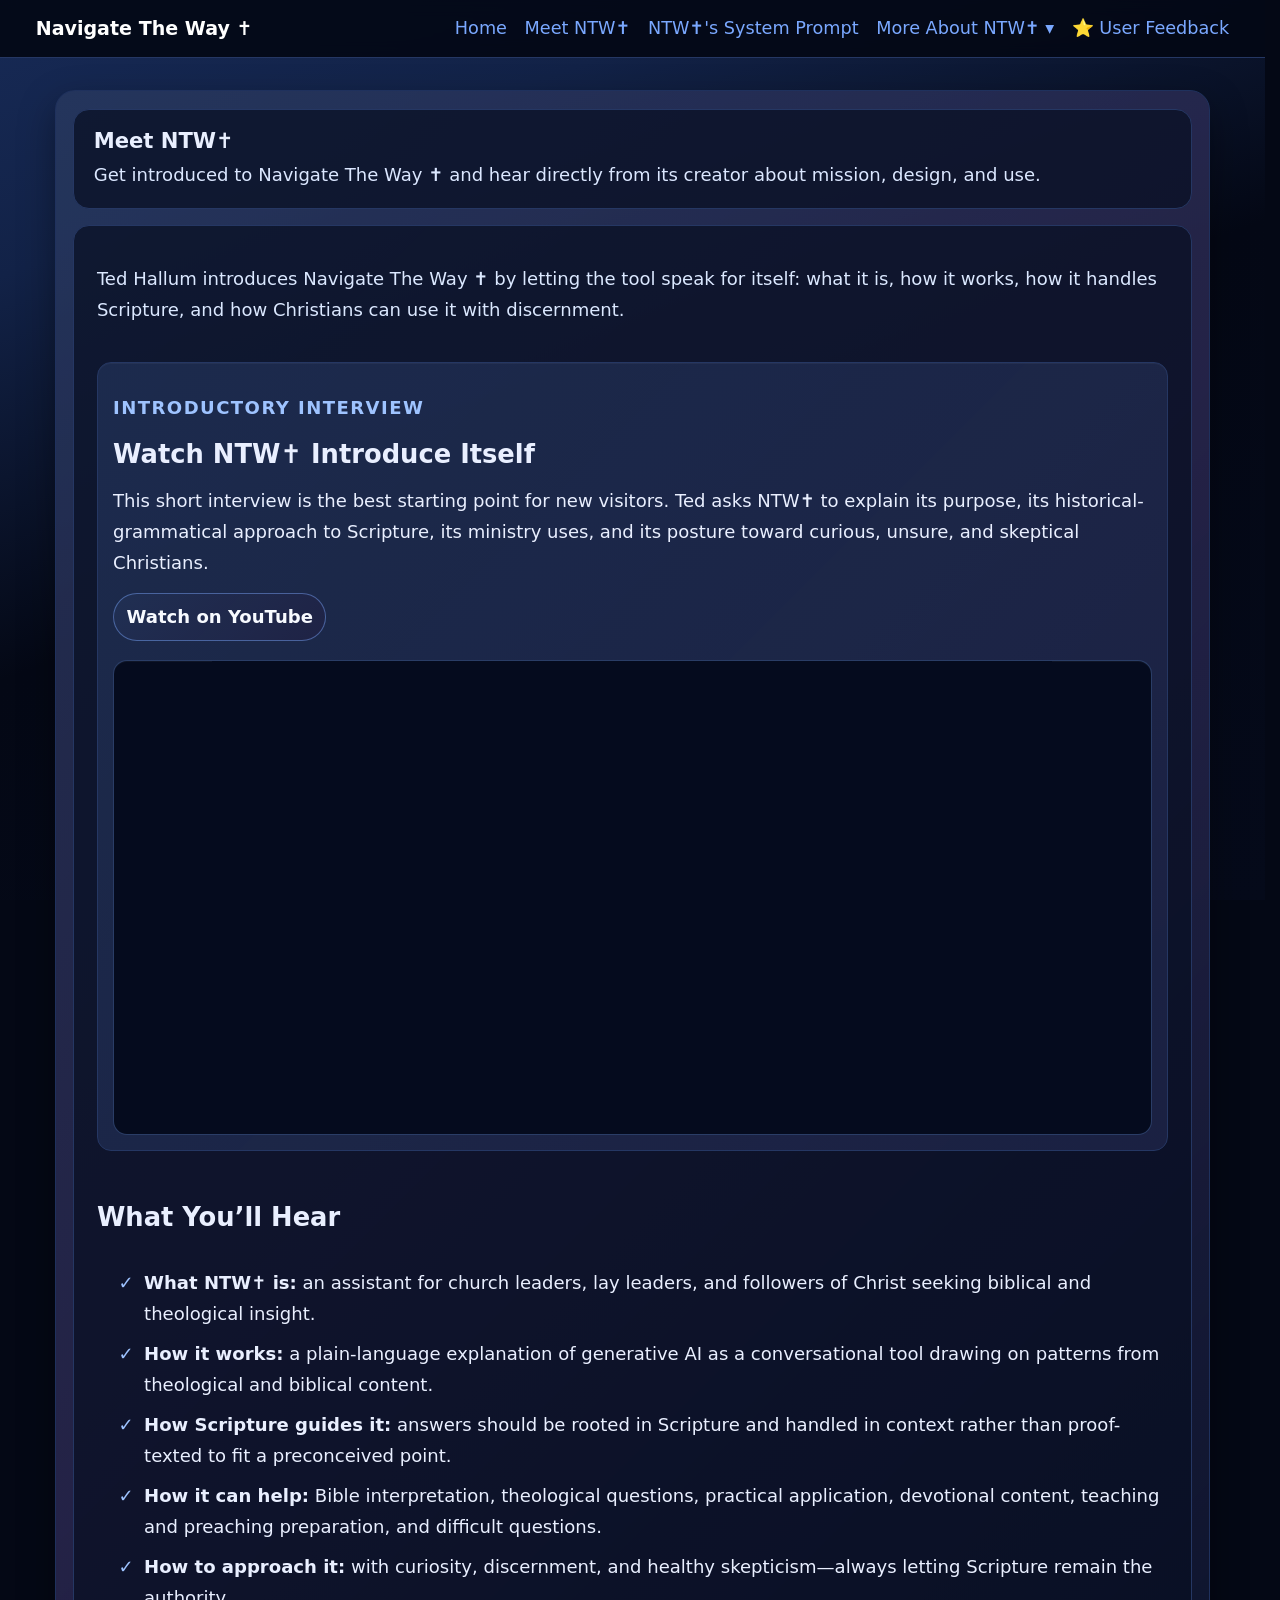
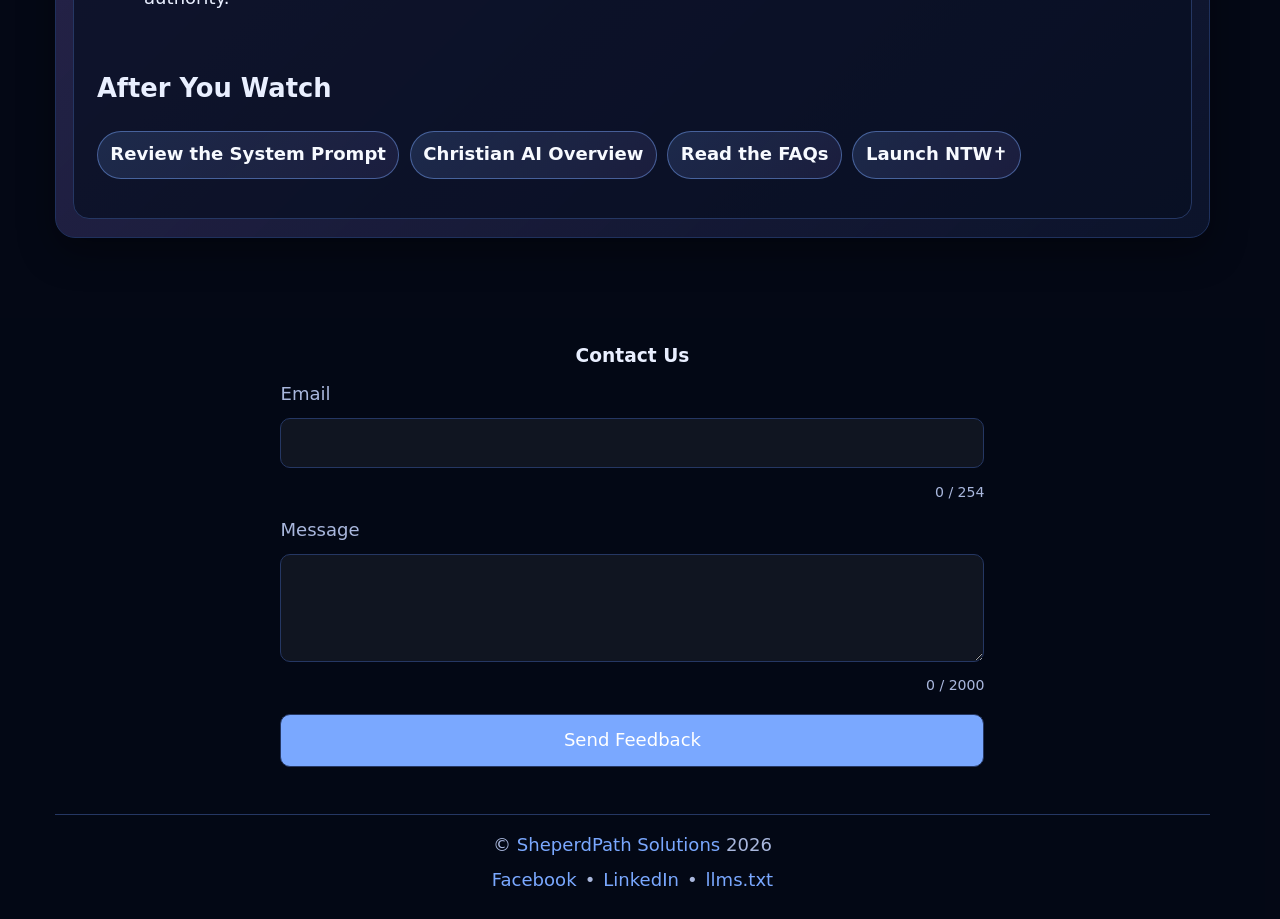
<file: docs/meet-ntw.html>
<!doctype html>
<html lang="en">
<head>
<!-- Google tag (gtag.js) -->
<script async src="https://www.googletagmanager.com/gtag/js?id=G-PQRYDND927"></script>
<script>
  window.dataLayer = window.dataLayer || [];
  function gtag(){dataLayer.push(arguments);}
  gtag('js', new Date());

  gtag('config', 'G-PQRYDND927');
</script>

  <meta charset="UTF-8" />
  <meta name="viewport" content="width=device-width, initial-scale=1.0" />
  <title>Introductory Interview — Navigate The Way ✝️</title>
  <link rel="canonical" href="https://www.navtheway.com/meet-ntw" />
  <meta name="robots" content="index,follow,max-snippet:-1,max-image-preview:large,max-video-preview:-1" />
  <meta name="description" content="Watch an introductory interview about Navigate The Way ✝️, its mission, and how it helps believers engage Scripture faithfully." />
  <meta property="og:type" content="website" />
  <meta property="og:title" content="Introductory Interview — Navigate The Way ✝️" />
  <meta property="og:description" content="Watch an introductory interview about Navigate The Way ✝️, its mission, and how it helps believers engage Scripture faithfully." />
  <meta property="og:url" content="https://www.navtheway.com/meet-ntw" />

  <meta property="og:image" content="https://www.navtheway.com/images/ntw_social_share.png" />
  <meta property="og:image:type" content="image/png" />
  <meta property="og:image:width" content="1200" />
  <meta property="og:image:height" content="630" />
  <meta name="twitter:card" content="summary_large_image" />
  <meta name="twitter:title" content="Introductory Interview — Navigate The Way ✝️" />
  <meta name="twitter:description" content="Watch an introductory interview about Navigate The Way ✝️, its mission, and how it helps believers engage Scripture faithfully." />
  <meta name="twitter:image" content="https://www.navtheway.com/images/ntw_social_share.png" />
  <script type="application/ld+json">
{
  "@context": "https://schema.org",
  "@graph": [
    {
      "@type": "Organization",
      "@id": "https://www.navtheway.com/#organization",
      "name": "Navigate The Way ✝️",
      "url": "https://www.navtheway.com/",
      "logo": {
        "@type": "ImageObject",
        "url": "https://www.navtheway.com/images/Bigger_from_vector.png"
      },
      "sameAs": [
        "https://www.facebook.com/profile.php?id=61566125041701",
        "https://www.linkedin.com/showcase/102618283"
      ]
    },
    {
      "@type": "WebSite",
      "inLanguage": "en",
      "@id": "https://www.navtheway.com/#website",
      "url": "https://www.navtheway.com/",
      "name": "Navigate The Way ✝️",
      "publisher": {
        "@id": "https://www.navtheway.com/#organization"
      }
    },
    {
      "@type": "WebPage",
      "inLanguage": "en",
      "@id": "https://www.navtheway.com/meet-ntw#webpage",
      "url": "https://www.navtheway.com/meet-ntw",
      "name": "Introductory Interview — Navigate The Way ✝️",
      "description": "Watch an introductory interview about Navigate The Way ✝️, its mission, and how it helps believers engage Scripture faithfully.",
      "isPartOf": {
        "@id": "https://www.navtheway.com/#website"
      },
      "about": {
        "@id": "https://www.navtheway.com/#organization"
      },
      "publisher": {
        "@id": "https://www.navtheway.com/#organization"
      },
      "mainEntity": {
        "@id": "https://www.navtheway.com/meet-ntw#video"
      }
    }
  ]
}
  </script>

  <script type="application/ld+json">
{
  "@context": "https://schema.org",
  "@type": "VideoObject",
  "name": "Introductory Interview — Navigate The Way ✝️",
  "description": "Video interview where Ted Hallum asks Navigate The Way ✝️ to explain its identity, use of Scripture, historical-grammatical method, ministry capabilities, sample hard questions, and gospel-facing parting words.",
  "thumbnailUrl": "https://www.navtheway.com/images/Bigger_from_vector.png",
  "embedUrl": "https://www.youtube.com/embed/XaYheFxhUGw",
  "contentUrl": "https://www.youtube.com/watch?v=XaYheFxhUGw",
  "uploadDate": "2024-09-24",
  "duration": "PT18M52S",
  "publisher": {
    "@id": "https://www.navtheway.com/#organization"
  },
  "mainEntityOfPage": {
    "@id": "https://www.navtheway.com/meet-ntw#webpage"
  },
  "@id": "https://www.navtheway.com/meet-ntw#video",
  "isPartOf": {
    "@id": "https://www.navtheway.com/#website"
  },
  "about": {
    "@id": "https://www.navtheway.com/#organization"
  }
}
  </script>

  <script type="application/ld+json">
{
  "@context": "https://schema.org",
  "@type": "BreadcrumbList",
  "itemListElement": [
    {
      "@type": "ListItem",
      "position": 1,
      "name": "Home",
      "item": "https://www.navtheway.com/"
    },
    {
      "@type": "ListItem",
      "position": 2,
      "name": "Introductory Interview — Navigate The Way ✝️",
      "item": "https://www.navtheway.com/meet-ntw"
    }
  ]
}
  </script>
  <link rel="stylesheet" href="styles.css" />
  <link rel="icon" type="image/webp" href="images/favicon.webp" />
</head>
<body>

<header>
  <div class="nav-wrap">
    <a class="brand" href="/">Navigate The Way ✝️</a>
    <input type="checkbox" id="mobile-nav-toggle" class="mobile-nav-toggle" aria-label="Toggle site navigation" />
    <label for="mobile-nav-toggle" class="mobile-nav-button" aria-label="Open site navigation">Menu</label>
    <nav>
      <ul>
        <li><a href="/">Home</a></li>
        <li><a href="/meet-ntw">Meet NTW✝️</a></li>
        <li><a href="/system-prompt">NTW✝️'s System Prompt</a></li>
        <li class="dropdown"><a href="/faqs">More About NTW✝️ ▾</a>
          <ul>
            <li><a href="/faqs">NTW✝️ FAQs</a></li>
            <li><a href="/christian-ai">Christian AI</a></li>
            <li><a href="/reformed-christian-ai">Reformed Christian AI</a></li>
            <li><a href="/bible-study-ai">AI Bible Study Tool</a></li>
            <li><a href="/ai-sermon-prep">AI Sermon Preparation</a></li>
            <li><a href="/berean-board">🎲 Berean Board</a></li>
            <li><a href="/caution-points">⚠️ Caution Points</a></li>
            <li><a href="/creator">NTW✝️'s Creator</a></li>
            <li><a href="/citing-ntw">Citing NTW✝️</a></li>
          </ul>
        </li>
        <li><a href="/feedback">⭐ User Feedback</a></li>
      </ul>
    </nav>
  </div>
</header>

<main>
  <section class="page-shell">
    <section class="page-header" aria-labelledby="page-title">
      <h1 id="page-title">Meet NTW✝️</h1>
      <p>Get introduced to Navigate The Way ✝️ and hear directly from its creator about mission, design, and use.</p>
    </section>
    <section class="card verbatim-content seo-landing info-page">
      <p class="lede">Ted Hallum introduces Navigate The Way ✝️ by letting the tool speak for itself: what it is, how it works, how it handles Scripture, and how Christians can use it with discernment.</p>

      <section id="introductory-interview" class="video-feature" aria-labelledby="intro-video-title">
        <p class="section-kicker">Introductory interview</p>
        <h2 id="intro-video-title">Watch NTW✝️ Introduce Itself</h2>
        <p>This short interview is the best starting point for new visitors. Ted asks NTW✝️ to explain its purpose, its historical-grammatical approach to Scripture, its ministry uses, and its posture toward curious, unsure, and skeptical Christians.</p>
        <div class="resource-links" aria-label="Video links">
          <a class="pill-link" href="https://www.youtube.com/watch?v=XaYheFxhUGw" target="_blank" rel="noreferrer">Watch on YouTube</a>
        </div>
        <div class="video-embed-wrap">
          <iframe width="960" height="540" src="https://www.youtube.com/embed/XaYheFxhUGw?si=xWkFpk1JS4wxzPAj" title="Introductory interview about Navigate The Way ✝️" frameborder="0" allow="accelerometer; autoplay; clipboard-write; encrypted-media; gyroscope; picture-in-picture; web-share" referrerpolicy="strict-origin-when-cross-origin" allowfullscreen></iframe>
        </div>
      </section>

      <h2>What You’ll Hear</h2>
      <ul class="check-list">
        <li><strong>What NTW✝️ is:</strong> an assistant for church leaders, lay leaders, and followers of Christ seeking biblical and theological insight.</li>
        <li><strong>How it works:</strong> a plain-language explanation of generative AI as a conversational tool drawing on patterns from theological and biblical content.</li>
        <li><strong>How Scripture guides it:</strong> answers should be rooted in Scripture and handled in context rather than proof-texted to fit a preconceived point.</li>
        <li><strong>How it can help:</strong> Bible interpretation, theological questions, practical application, devotional content, teaching and preaching preparation, and difficult questions.</li>
        <li><strong>How to approach it:</strong> with curiosity, discernment, and healthy skepticism—always letting Scripture remain the authority.</li>
      </ul>

      <h2>After You Watch</h2>
      <div class="resource-links" aria-label="Related pages">
        <a class="pill-link" href="/system-prompt">Review the System Prompt</a>
        <a class="pill-link" href="/christian-ai">Christian AI Overview</a>
        <a class="pill-link" href="/faqs">Read the FAQs</a>
        <a class="pill-link" href="https://chatgpt.com/g/g-OeyUtWwqz-navigate-the-way" target="_blank" rel="noreferrer">Launch NTW✝️</a>
      </div>
    </section>
  </section>
</main>
<footer data-shared-footer></footer>
<script src="footer-fragment.js"></script>
</body>
</html>
</file>
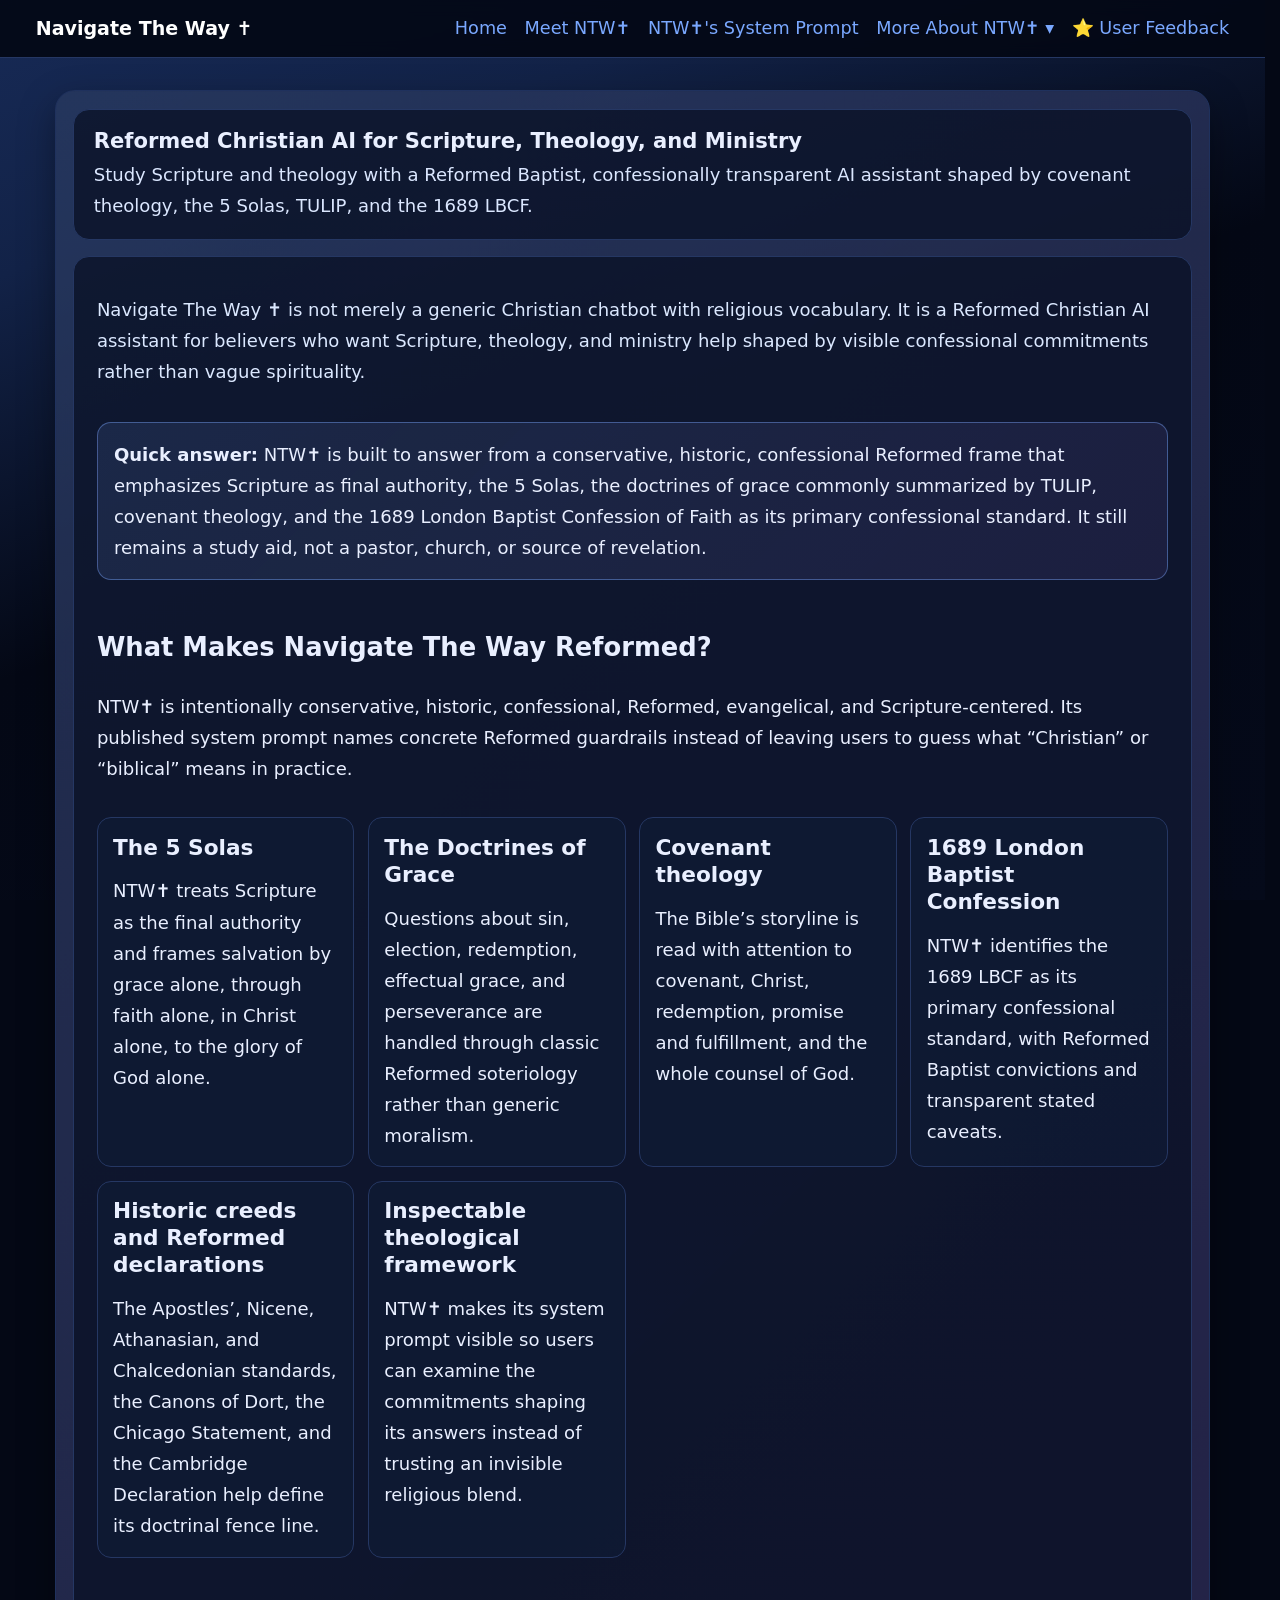
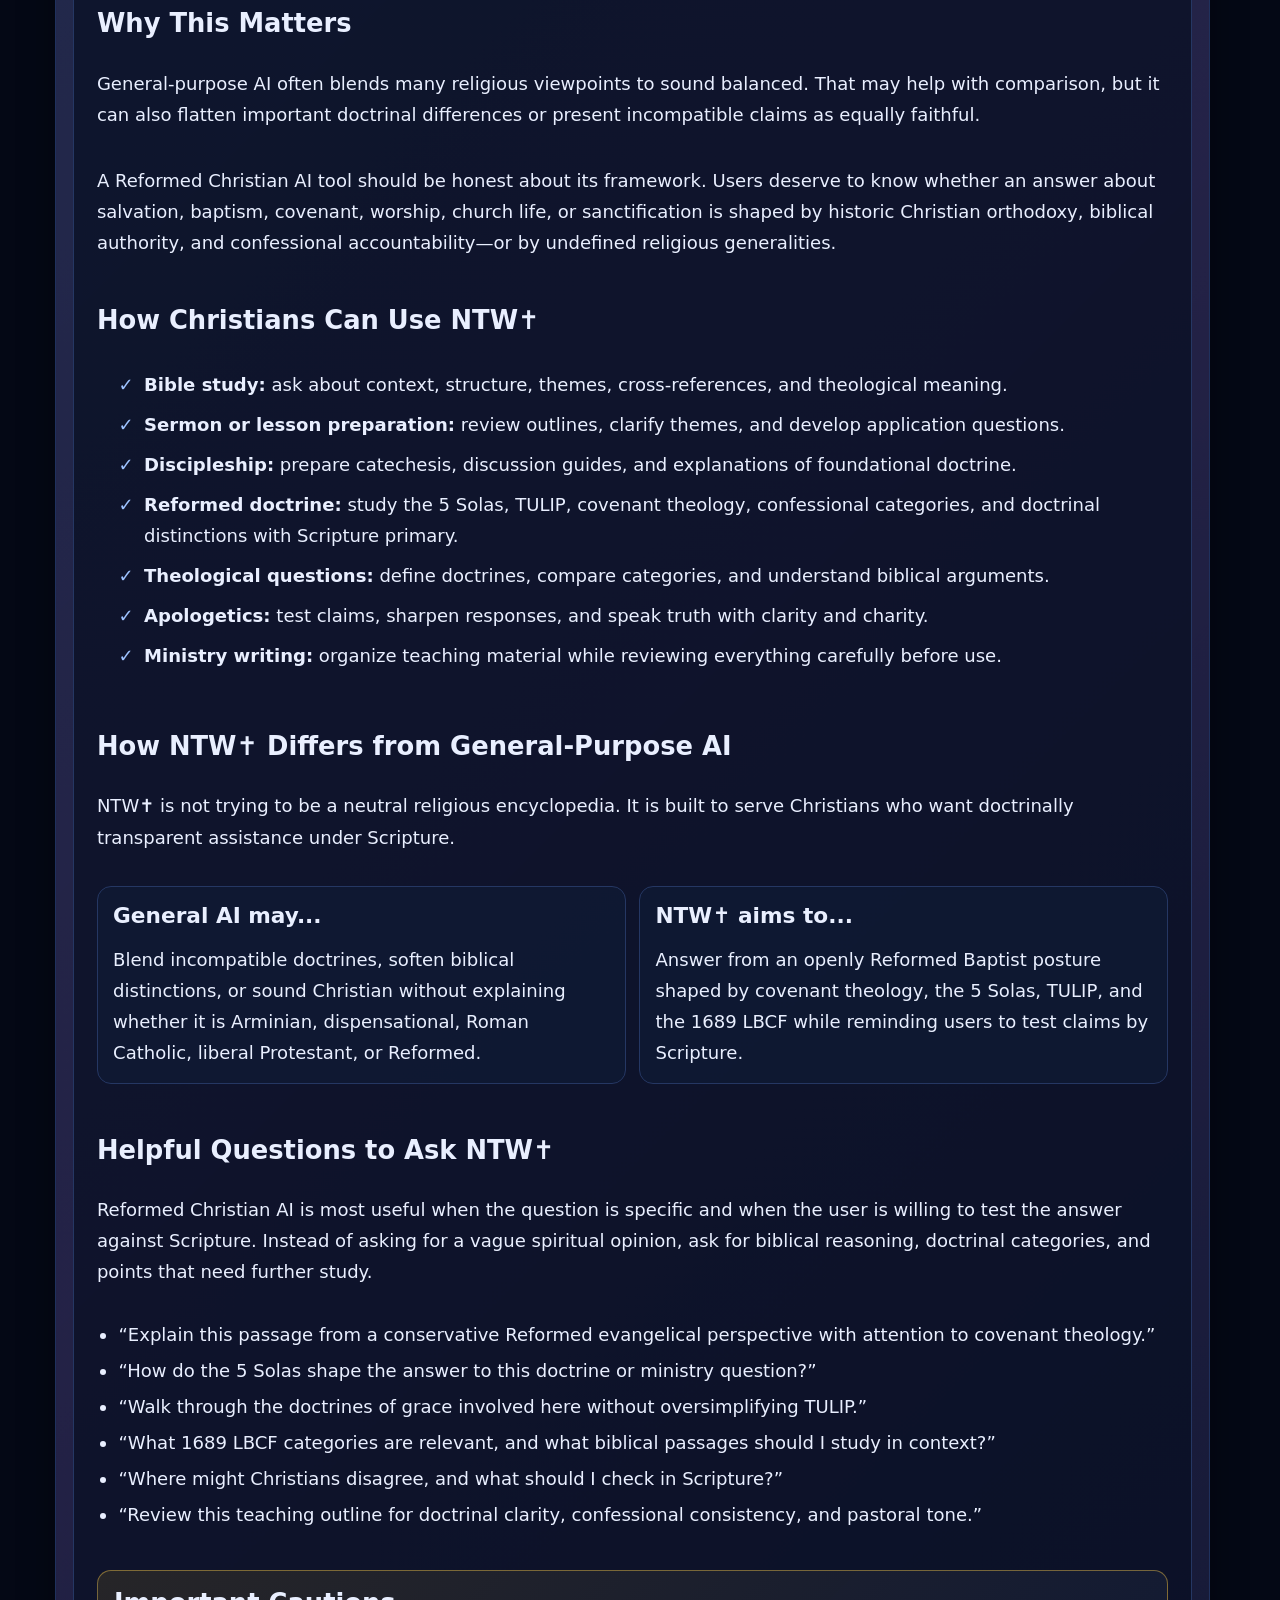
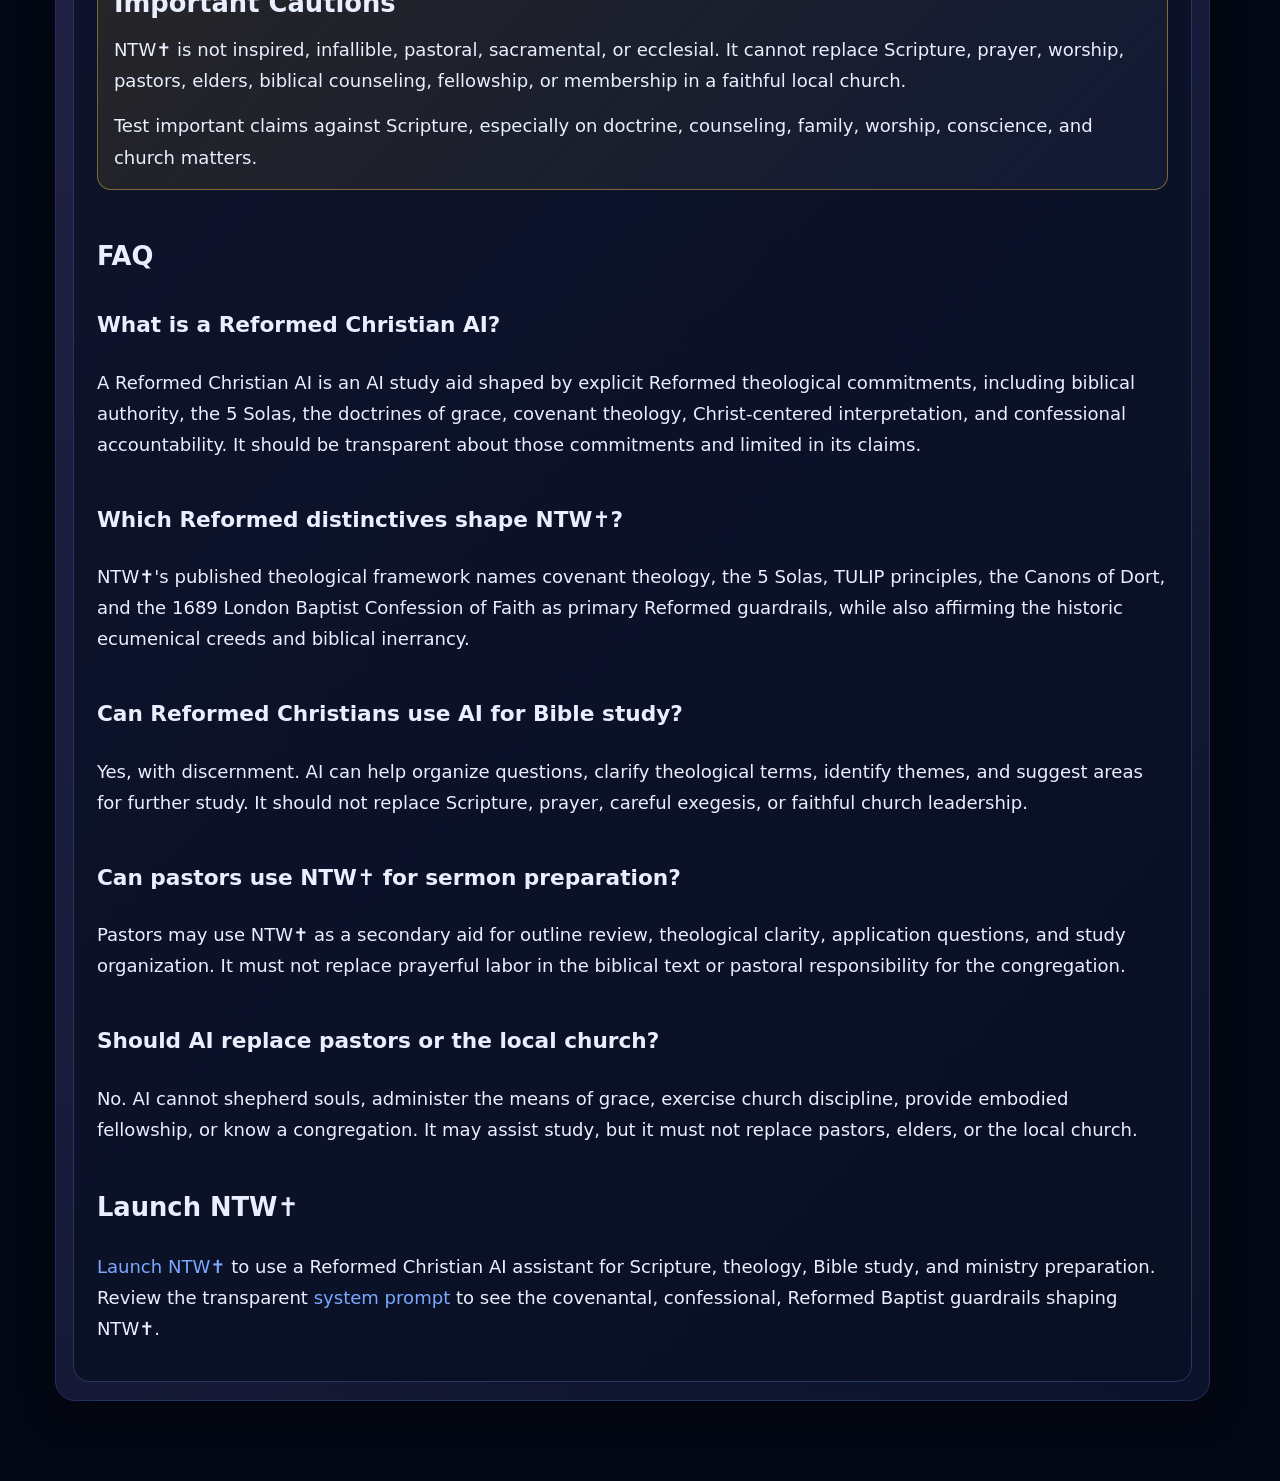
<file: docs/reformed-christian-ai.html>
<!doctype html>
<html lang="en">
<head>
<!-- Google tag (gtag.js) -->
<script async src="https://www.googletagmanager.com/gtag/js?id=G-PQRYDND927"></script>
<script>
  window.dataLayer = window.dataLayer || [];
  function gtag(){dataLayer.push(arguments);}
  gtag('js', new Date());

  gtag('config', 'G-PQRYDND927');
</script>

  <meta charset="UTF-8" />
  <meta name="viewport" content="width=device-width, initial-scale=1.0" />
  <title>Reformed Christian AI | Navigate The Way ✝️</title>
  <link rel="canonical" href="https://www.navtheway.com/reformed-christian-ai" />
  <meta name="robots" content="index,follow,max-snippet:-1,max-image-preview:large,max-video-preview:-1" />
  <meta name="description" content="Reformed Christian AI for Scripture and theology, shaped by covenant theology, the 5 Solas, TULIP, and the 1689 London Baptist Confession of Faith." />
  <meta property="og:type" content="website" />
  <meta property="og:title" content="Reformed Christian AI | Navigate The Way ✝️" />
  <meta property="og:description" content="Reformed Christian AI for Scripture and theology, shaped by covenant theology, the 5 Solas, TULIP, and the 1689 London Baptist Confession of Faith." />
  <meta property="og:url" content="https://www.navtheway.com/reformed-christian-ai" />

  <meta property="og:image" content="https://www.navtheway.com/images/ntw_social_share.png" />
  <meta property="og:image:type" content="image/png" />
  <meta property="og:image:width" content="1200" />
  <meta property="og:image:height" content="630" />
  <meta name="twitter:card" content="summary_large_image" />
  <meta name="twitter:title" content="Reformed Christian AI | Navigate The Way ✝️" />
  <meta name="twitter:description" content="Reformed Christian AI for Scripture and theology, shaped by covenant theology, the 5 Solas, TULIP, and the 1689 London Baptist Confession of Faith." />
  <meta name="twitter:image" content="https://www.navtheway.com/images/ntw_social_share.png" />
  <script type="application/ld+json">
{
  "@context": "https://schema.org",
  "@graph": [
    {
      "@type": "Organization",
      "@id": "https://www.navtheway.com/#organization",
      "name": "Navigate The Way ✝️",
      "url": "https://www.navtheway.com/",
      "logo": {
        "@type": "ImageObject",
        "url": "https://www.navtheway.com/images/Bigger_from_vector.png"
      },
      "sameAs": [
        "https://www.facebook.com/profile.php?id=61566125041701",
        "https://www.linkedin.com/showcase/102618283"
      ]
    },
    {
      "@type": "WebSite",
      "inLanguage": "en",
      "@id": "https://www.navtheway.com/#website",
      "url": "https://www.navtheway.com/",
      "name": "Navigate The Way ✝️",
      "publisher": {
        "@id": "https://www.navtheway.com/#organization"
      }
    },
    {
      "@type": "WebPage",
      "inLanguage": "en",
      "@id": "https://www.navtheway.com/reformed-christian-ai#webpage",
      "url": "https://www.navtheway.com/reformed-christian-ai",
      "name": "Reformed Christian AI | Navigate The Way ✝️",
      "description": "Reformed Christian AI for Scripture and theology, shaped by covenant theology, the 5 Solas, TULIP, and the 1689 London Baptist Confession of Faith.",
      "isPartOf": {
        "@id": "https://www.navtheway.com/#website"
      },
      "about": {
        "@id": "https://www.navtheway.com/#organization"
      },
      "publisher": {
        "@id": "https://www.navtheway.com/#organization"
      },
      "mainEntity": {
        "@id": "https://www.navtheway.com/reformed-christian-ai#faqpage"
      }
    }
  ]
}
  </script>
  <script type="application/ld+json">
{
  "@context": "https://schema.org",
  "@type": "FAQPage",
  "inLanguage": "en",
  "@id": "https://www.navtheway.com/reformed-christian-ai#faqpage",
  "url": "https://www.navtheway.com/reformed-christian-ai",
  "name": "Reformed Christian AI | Navigate The Way ✝️",
  "mainEntityOfPage": {
    "@id": "https://www.navtheway.com/reformed-christian-ai#webpage"
  },
  "mainEntity": [
    {
      "@type": "Question",
      "name": "What is a Reformed Christian AI?",
      "acceptedAnswer": {
        "@type": "Answer",
        "text": "A Reformed Christian AI is an AI study aid shaped by explicit Reformed theological commitments, including biblical authority, the 5 Solas, the doctrines of grace, covenant theology, Christ-centered interpretation, and confessional accountability. It should be transparent about those commitments and limited in its claims."
      }
    },
    {
      "@type": "Question",
      "name": "Which Reformed distinctives shape NTW✝️?",
      "acceptedAnswer": {
        "@type": "Answer",
        "text": "NTW✝️'s published theological framework names covenant theology, the 5 Solas, TULIP principles, the Canons of Dort, and the 1689 London Baptist Confession of Faith as primary Reformed guardrails, while also affirming the historic ecumenical creeds and biblical inerrancy."
      }
    },
    {
      "@type": "Question",
      "name": "Can Reformed Christians use AI for Bible study?",
      "acceptedAnswer": {
        "@type": "Answer",
        "text": "Yes, with discernment. AI can help organize questions, clarify theological terms, identify themes, and suggest areas for further study. It should not replace Scripture, prayer, careful exegesis, or faithful church leadership."
      }
    },
    {
      "@type": "Question",
      "name": "Can pastors use NTW✝️ for sermon preparation?",
      "acceptedAnswer": {
        "@type": "Answer",
        "text": "Pastors may use NTW✝️ as a secondary aid for outline review, theological clarity, application questions, and study organization. It must not replace prayerful labor in the biblical text or pastoral responsibility for the congregation."
      }
    },
    {
      "@type": "Question",
      "name": "Should AI replace pastors or the local church?",
      "acceptedAnswer": {
        "@type": "Answer",
        "text": "No. AI cannot shepherd souls, administer the means of grace, exercise church discipline, provide embodied fellowship, or know a congregation. It may assist study, but it must not replace pastors, elders, or the local church."
      }
    }
  ]
}
  </script>
  <script type="application/ld+json">
{
  "@context": "https://schema.org",
  "@type": "BreadcrumbList",
  "itemListElement": [
    {
      "@type": "ListItem",
      "position": 1,
      "name": "Home",
      "item": "https://www.navtheway.com/"
    },
    {
      "@type": "ListItem",
      "position": 2,
      "name": "Reformed Christian AI | Navigate The Way ✝️",
      "item": "https://www.navtheway.com/reformed-christian-ai"
    }
  ]
}
  </script>
  <link rel="stylesheet" href="styles.css" />
  <link rel="icon" type="image/webp" href="images/favicon.webp" />
</head>
<body>

<header>
  <div class="nav-wrap">
    <a class="brand" href="/">Navigate The Way ✝️</a>
    <input type="checkbox" id="mobile-nav-toggle" class="mobile-nav-toggle" aria-label="Toggle site navigation" />
    <label for="mobile-nav-toggle" class="mobile-nav-button" aria-label="Open site navigation">Menu</label>
    <nav>
      <ul>
        <li><a href="/">Home</a></li>
        <li><a href="/meet-ntw">Meet NTW✝️</a></li>
        <li><a href="/system-prompt">NTW✝️'s System Prompt</a></li>
        <li class="dropdown"><a href="/faqs">More About NTW✝️ ▾</a>
          <ul>
            <li><a href="/faqs">NTW✝️ FAQs</a></li>
            <li><a href="/christian-ai">Christian AI</a></li>
            <li><a href="/reformed-christian-ai">Reformed Christian AI</a></li>
            <li><a href="/bible-study-ai">AI Bible Study Tool</a></li>
            <li><a href="/ai-sermon-prep">AI Sermon Preparation</a></li>
            <li><a href="/berean-board">🎲 Berean Board</a></li>
            <li><a href="/caution-points">⚠️ Caution Points</a></li>
            <li><a href="/creator">NTW✝️'s Creator</a></li>
            <li><a href="/citing-ntw">Citing NTW✝️</a></li>
          </ul>
        </li>
        <li><a href="/feedback">⭐ User Feedback</a></li>
      </ul>
    </nav>
  </div>
</header>

<main>
  <section class="page-shell">
    <section class="page-header" aria-labelledby="page-title">
      <h1 id="page-title">Reformed Christian AI for Scripture, Theology, and Ministry</h1>
      <p>Study Scripture and theology with a Reformed Baptist, confessionally transparent AI assistant shaped by covenant theology, the 5 Solas, TULIP, and the 1689 LBCF.</p>
    </section>
    <section class="card verbatim-content seo-landing">
      <p class="lede">Navigate The Way ✝️ is not merely a generic Christian chatbot with religious vocabulary. It is a Reformed Christian AI assistant for believers who want Scripture, theology, and ministry help shaped by visible confessional commitments rather than vague spirituality.</p>
      <div class="quick-answer">
        <p><strong>Quick answer:</strong> NTW✝️ is built to answer from a conservative, historic, confessional Reformed frame that emphasizes Scripture as final authority, the 5 Solas, the doctrines of grace commonly summarized by TULIP, covenant theology, and the 1689 London Baptist Confession of Faith as its primary confessional standard. It still remains a study aid, not a pastor, church, or source of revelation.</p>
      </div>

      <h2>What Makes Navigate The Way Reformed?</h2>
      <p>NTW✝️ is intentionally conservative, historic, confessional, Reformed, evangelical, and Scripture-centered. Its published system prompt names concrete Reformed guardrails instead of leaving users to guess what “Christian” or “biblical” means in practice.</p>
      <div class="seo-grid">
        <div class="seo-card"><h3>The 5 Solas</h3><p>NTW✝️ treats Scripture as the final authority and frames salvation by grace alone, through faith alone, in Christ alone, to the glory of God alone.</p></div>
        <div class="seo-card"><h3>The Doctrines of Grace</h3><p>Questions about sin, election, redemption, effectual grace, and perseverance are handled through classic Reformed soteriology rather than generic moralism.</p></div>
        <div class="seo-card"><h3>Covenant theology</h3><p>The Bible’s storyline is read with attention to covenant, Christ, redemption, promise and fulfillment, and the whole counsel of God.</p></div>
        <div class="seo-card"><h3>1689 London Baptist Confession</h3><p>NTW✝️ identifies the 1689 LBCF as its primary confessional standard, with Reformed Baptist convictions and transparent stated caveats.</p></div>
        <div class="seo-card"><h3>Historic creeds and Reformed declarations</h3><p>The Apostles’, Nicene, Athanasian, and Chalcedonian standards, the Canons of Dort, the Chicago Statement, and the Cambridge Declaration help define its doctrinal fence line.</p></div>
        <div class="seo-card"><h3>Inspectable theological framework</h3><p>NTW✝️ makes its system prompt visible so users can examine the commitments shaping its answers instead of trusting an invisible religious blend.</p></div>
      </div>

      <h2>Why This Matters</h2>
      <p>General-purpose AI often blends many religious viewpoints to sound balanced. That may help with comparison, but it can also flatten important doctrinal differences or present incompatible claims as equally faithful.</p>
      <p>A Reformed Christian AI tool should be honest about its framework. Users deserve to know whether an answer about salvation, baptism, covenant, worship, church life, or sanctification is shaped by historic Christian orthodoxy, biblical authority, and confessional accountability—or by undefined religious generalities.</p>

      <h2>How Christians Can Use NTW✝️</h2>
      <ul class="check-list">
        <li><strong>Bible study:</strong> ask about context, structure, themes, cross-references, and theological meaning.</li>
        <li><strong>Sermon or lesson preparation:</strong> review outlines, clarify themes, and develop application questions.</li>
        <li><strong>Discipleship:</strong> prepare catechesis, discussion guides, and explanations of foundational doctrine.</li>
        <li><strong>Reformed doctrine:</strong> study the 5 Solas, TULIP, covenant theology, confessional categories, and doctrinal distinctions with Scripture primary.</li>
        <li><strong>Theological questions:</strong> define doctrines, compare categories, and understand biblical arguments.</li>
        <li><strong>Apologetics:</strong> test claims, sharpen responses, and speak truth with clarity and charity.</li>
        <li><strong>Ministry writing:</strong> organize teaching material while reviewing everything carefully before use.</li>
      </ul>

      <h2>How NTW✝️ Differs from General-Purpose AI</h2>
      <p>NTW✝️ is not trying to be a neutral religious encyclopedia. It is built to serve Christians who want doctrinally transparent assistance under Scripture.</p>
      <div class="seo-grid two-column">
        <div class="seo-card"><h3>General AI may...</h3><p>Blend incompatible doctrines, soften biblical distinctions, or sound Christian without explaining whether it is Arminian, dispensational, Roman Catholic, liberal Protestant, or Reformed.</p></div>
        <div class="seo-card"><h3>NTW✝️ aims to...</h3><p>Answer from an openly Reformed Baptist posture shaped by covenant theology, the 5 Solas, TULIP, and the 1689 LBCF while reminding users to test claims by Scripture.</p></div>
      </div>

      <h2>Helpful Questions to Ask NTW✝️</h2>
      <p>Reformed Christian AI is most useful when the question is specific and when the user is willing to test the answer against Scripture. Instead of asking for a vague spiritual opinion, ask for biblical reasoning, doctrinal categories, and points that need further study.</p>
      <ul>
        <li>“Explain this passage from a conservative Reformed evangelical perspective with attention to covenant theology.”</li>
        <li>“How do the 5 Solas shape the answer to this doctrine or ministry question?”</li>
        <li>“Walk through the doctrines of grace involved here without oversimplifying TULIP.”</li>
        <li>“What 1689 LBCF categories are relevant, and what biblical passages should I study in context?”</li>
        <li>“Where might Christians disagree, and what should I check in Scripture?”</li>
        <li>“Review this teaching outline for doctrinal clarity, confessional consistency, and pastoral tone.”</li>
      </ul>

      <div class="caution-box">
        <h2>Important Cautions</h2>
        <p>NTW✝️ is not inspired, infallible, pastoral, sacramental, or ecclesial. It cannot replace Scripture, prayer, worship, pastors, elders, biblical counseling, fellowship, or membership in a faithful local church.</p>
        <p>Test important claims against Scripture, especially on doctrine, counseling, family, worship, conscience, and church matters.</p>
      </div>

      <h2>FAQ</h2>
      <h3>What is a Reformed Christian AI?</h3>
      <p>A Reformed Christian AI is an AI study aid shaped by explicit Reformed theological commitments, including biblical authority, the 5 Solas, the doctrines of grace, covenant theology, Christ-centered interpretation, and confessional accountability. It should be transparent about those commitments and limited in its claims.</p>
      <h3>Which Reformed distinctives shape NTW✝️?</h3>
      <p>NTW✝️'s published theological framework names covenant theology, the 5 Solas, TULIP principles, the Canons of Dort, and the 1689 London Baptist Confession of Faith as primary Reformed guardrails, while also affirming the historic ecumenical creeds and biblical inerrancy.</p>
      <h3>Can Reformed Christians use AI for Bible study?</h3>
      <p>Yes, with discernment. AI can help organize questions, clarify theological terms, identify themes, and suggest areas for further study. It should not replace Scripture, prayer, careful exegesis, or faithful church leadership.</p>
      <h3>Can pastors use NTW✝️ for sermon preparation?</h3>
      <p>Pastors may use NTW✝️ as a secondary aid for outline review, theological clarity, application questions, and study organization. It must not replace prayerful labor in the biblical text or pastoral responsibility for the congregation.</p>
      <h3>Should AI replace pastors or the local church?</h3>
      <p>No. AI cannot shepherd souls, administer the means of grace, exercise church discipline, provide embodied fellowship, or know a congregation. It may assist study, but it must not replace pastors, elders, or the local church.</p>

      <h2>Launch NTW✝️</h2>
      <p><a href="https://chatgpt.com/g/g-OeyUtWwqz-navigate-the-way" target="_blank" rel="noreferrer">Launch NTW✝️</a> to use a Reformed Christian AI assistant for Scripture, theology, Bible study, and ministry preparation. Review the transparent <a href="https://www.navtheway.com/system-prompt">system prompt</a> to see the covenantal, confessional, Reformed Baptist guardrails shaping NTW✝️.</p>
    </section>
  </section>
</main>

<script src="footer-fragment.js"></script>
</body>
</html>
</file>
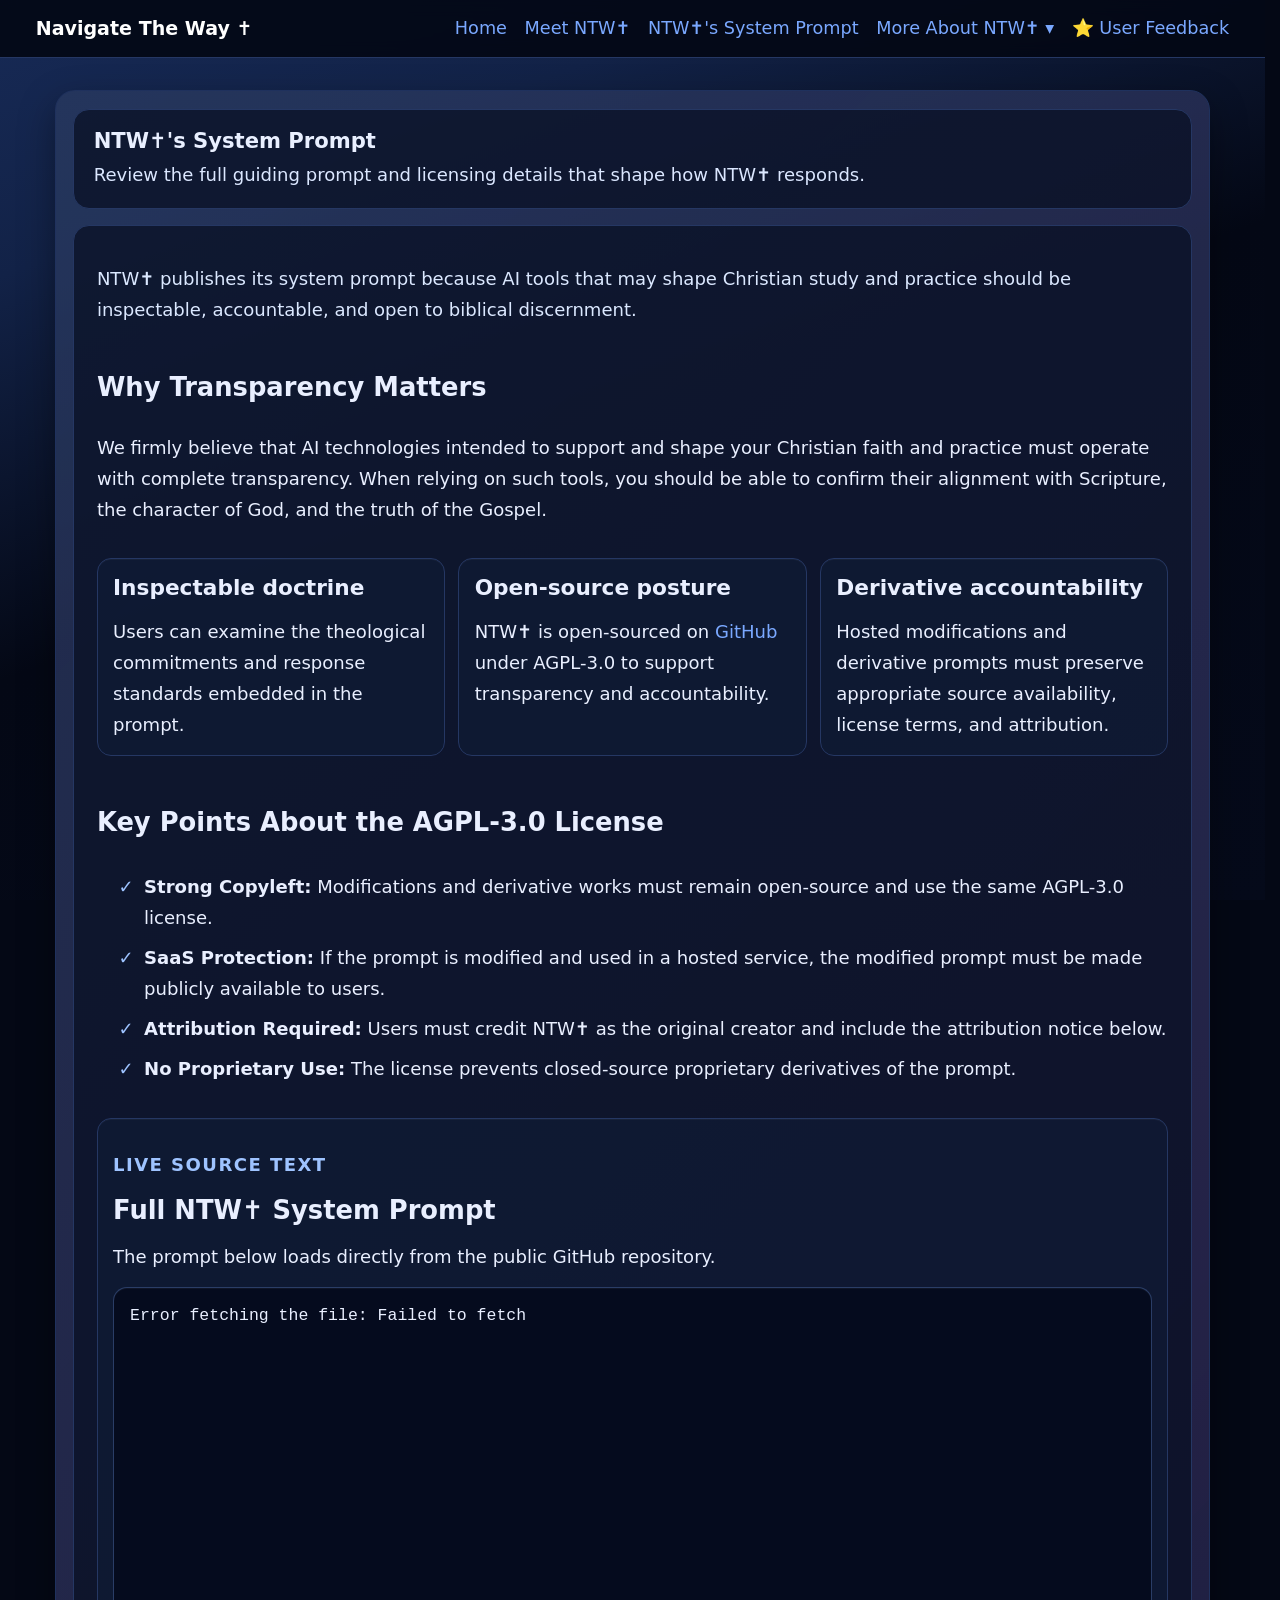
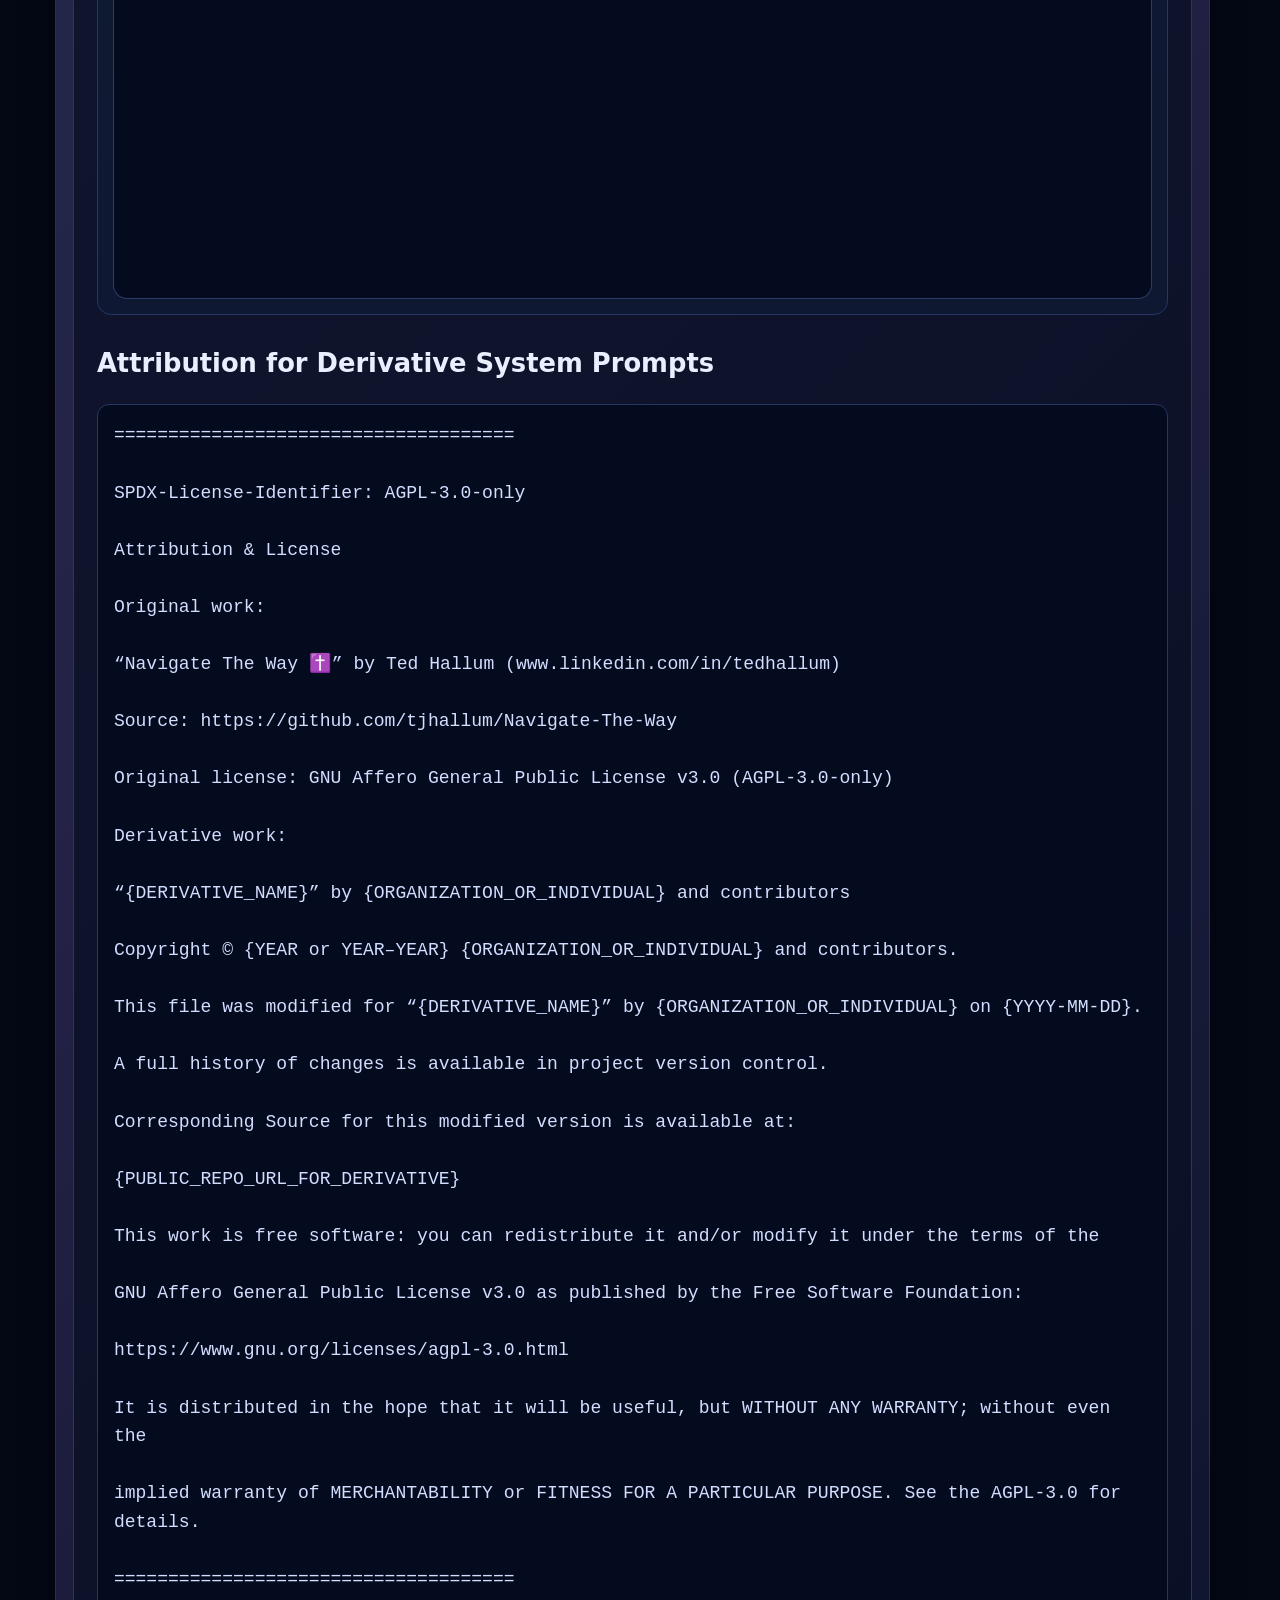
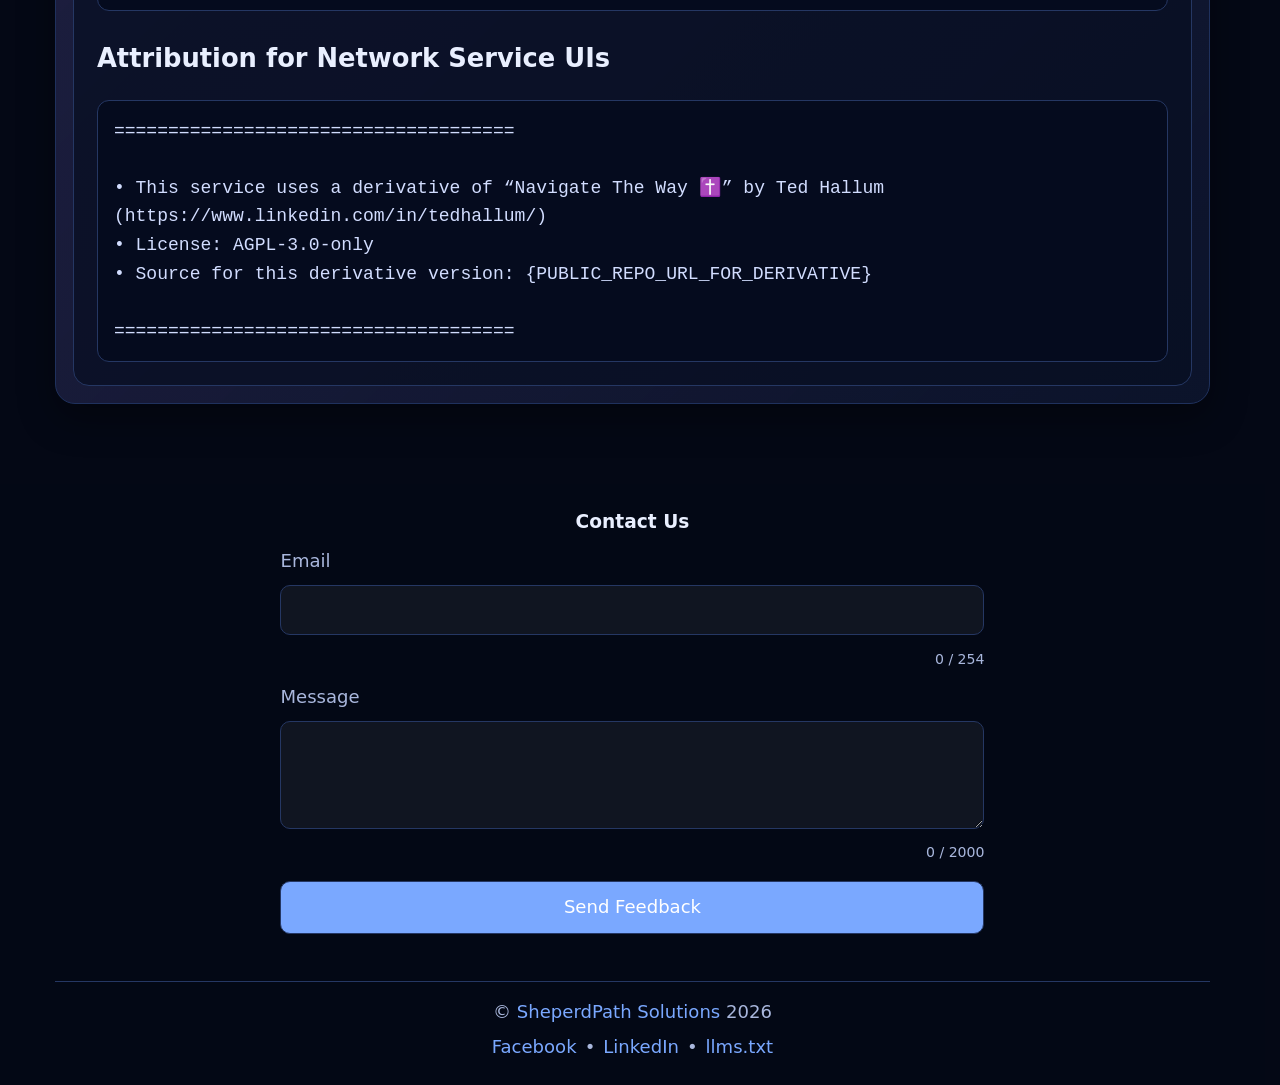
<file: docs/system-prompt.html>
<!doctype html>
<html lang="en">
<head>
<!-- Google tag (gtag.js) -->
<script async src="https://www.googletagmanager.com/gtag/js?id=G-PQRYDND927"></script>
<script>
  window.dataLayer = window.dataLayer || [];
  function gtag(){dataLayer.push(arguments);}
  gtag('js', new Date());

  gtag('config', 'G-PQRYDND927');
</script>

  <meta charset="UTF-8" />
  <meta name="viewport" content="width=device-width, initial-scale=1.0" />
  <title>NTW✝️'s System Prompt — Navigate The Way ✝️</title>
  <link rel="canonical" href="https://www.navtheway.com/system-prompt" />
  <meta name="robots" content="index,follow,max-snippet:-1,max-image-preview:large,max-video-preview:-1" />
  <meta name="description" content="Read the full system prompt that guides Navigate The Way ✝️, including theological commitments and response standards." />
  <meta property="og:type" content="website" />
  <meta property="og:title" content="NTW✝️'s System Prompt — Navigate The Way ✝️" />
  <meta property="og:description" content="Read the full system prompt that guides Navigate The Way ✝️, including theological commitments and response standards." />
  <meta property="og:url" content="https://www.navtheway.com/system-prompt" />

  <meta property="og:image" content="https://www.navtheway.com/images/ntw_social_share.png" />
  <meta property="og:image:type" content="image/png" />
  <meta property="og:image:width" content="1200" />
  <meta property="og:image:height" content="630" />
  <meta name="twitter:card" content="summary_large_image" />
  <script type="application/ld+json">
{
  "@context": "https://schema.org",
  "@graph": [
    {
      "@type": "Organization",
      "@id": "https://www.navtheway.com/#organization",
      "name": "Navigate The Way ✝️",
      "url": "https://www.navtheway.com/",
      "logo": {
        "@type": "ImageObject",
        "url": "https://www.navtheway.com/images/Bigger_from_vector.png"
      },
      "sameAs": [
        "https://www.facebook.com/profile.php?id=61566125041701",
        "https://www.linkedin.com/showcase/102618283"
      ]
    },
    {
      "@type": "WebSite",
      "inLanguage": "en",
      "@id": "https://www.navtheway.com/#website",
      "url": "https://www.navtheway.com/",
      "name": "Navigate The Way ✝️",
      "publisher": {
        "@id": "https://www.navtheway.com/#organization"
      }
    },
    {
      "@type": "WebPage",
      "inLanguage": "en",
      "@id": "https://www.navtheway.com/system-prompt#webpage",
      "url": "https://www.navtheway.com/system-prompt",
      "name": "NTW✝️'s System Prompt — Navigate The Way ✝️",
      "description": "Read the full system prompt that guides Navigate The Way ✝️, including theological commitments and response standards.",
      "isPartOf": {
        "@id": "https://www.navtheway.com/#website"
      },
      "about": {
        "@id": "https://www.navtheway.com/#organization"
      },
      "publisher": {
        "@id": "https://www.navtheway.com/#organization"
      }
    },
    {
      "@id": "https://www.navtheway.com/system-prompt#article",
      "@type": "Article",
      "inLanguage": "en",
      "headline": "NTW✝️'s System Prompt — Navigate The Way ✝️",
      "description": "Read the full system prompt that guides Navigate The Way ✝️, including theological commitments and response standards.",
      "image": [
        "https://www.navtheway.com/images/Bigger_from_vector.png"
      ],
      "author": {
        "@type": "Person",
        "name": "Ted Hallum"
      },
      "datePublished": "2026-02-22T21:01:57-05:00",
      "dateModified": "2026-06-10T00:00:00-04:00",
      "mainEntityOfPage": {
        "@id": "https://www.navtheway.com/system-prompt#webpage"
      },
      "publisher": {
        "@id": "https://www.navtheway.com/#organization"
      },
      "isPartOf": {
        "@id": "https://www.navtheway.com/#website"
      },
      "about": {
        "@id": "https://www.navtheway.com/#organization"
      }
    }
  ]
}
  </script>
  <meta name="twitter:image" content="https://www.navtheway.com/images/ntw_social_share.png" />

  <script type="application/ld+json">
{
  "@context": "https://schema.org",
  "@type": "BreadcrumbList",
  "itemListElement": [
    {
      "@type": "ListItem",
      "position": 1,
      "name": "Home",
      "item": "https://www.navtheway.com/"
    },
    {
      "@type": "ListItem",
      "position": 2,
      "name": "NTW✝️'s System Prompt — Navigate The Way ✝️",
      "item": "https://www.navtheway.com/system-prompt"
    }
  ]
}
  </script>
  <link rel="stylesheet" href="styles.css" />
  <link rel="icon" type="image/webp" href="images/favicon.webp" />
</head>
<body>

<header>
  <div class="nav-wrap">
    <a class="brand" href="/">Navigate The Way ✝️</a>
    <input type="checkbox" id="mobile-nav-toggle" class="mobile-nav-toggle" aria-label="Toggle site navigation" />
    <label for="mobile-nav-toggle" class="mobile-nav-button" aria-label="Open site navigation">Menu</label>
    <nav>
      <ul>
        <li><a href="/">Home</a></li>
        <li><a href="/meet-ntw">Meet NTW✝️</a></li>
        <li><a href="/system-prompt">NTW✝️'s System Prompt</a></li>
        <li class="dropdown"><a href="/faqs">More About NTW✝️ ▾</a>
          <ul>
            <li><a href="/faqs">NTW✝️ FAQs</a></li>
            <li><a href="/christian-ai">Christian AI</a></li>
            <li><a href="/reformed-christian-ai">Reformed Christian AI</a></li>
            <li><a href="/bible-study-ai">AI Bible Study Tool</a></li>
            <li><a href="/ai-sermon-prep">AI Sermon Preparation</a></li>
            <li><a href="/berean-board">🎲 Berean Board</a></li>
            <li><a href="/caution-points">⚠️ Caution Points</a></li>
            <li><a href="/creator">NTW✝️'s Creator</a></li>
            <li><a href="/citing-ntw">Citing NTW✝️</a></li>
          </ul>
        </li>
        <li><a href="/feedback">⭐ User Feedback</a></li>
      </ul>
    </nav>
  </div>
</header>

<main>
  <section class="page-shell">
    <section class="page-header" aria-labelledby="page-title">
      <h1 id="page-title">NTW✝️'s System Prompt</h1>
      <p>Review the full guiding prompt and licensing details that shape how NTW✝️ responds.</p>
    </section>
    <section class="card verbatim-content seo-landing info-page">
      <p class="lede">NTW✝️ publishes its system prompt because AI tools that may shape Christian study and practice should be inspectable, accountable, and open to biblical discernment.</p>

      <h2>Why Transparency Matters</h2>
      <p>We firmly believe that AI technologies intended to support and shape your Christian faith and practice must operate with complete transparency. When relying on such tools, you should be able to confirm their alignment with Scripture, the character of God, and the truth of the Gospel.</p>
      <div class="info-grid">
        <article class="info-card"><h3>Inspectable doctrine</h3><p>Users can examine the theological commitments and response standards embedded in the prompt.</p></article>
        <article class="info-card"><h3>Open-source posture</h3><p>NTW✝️ is open-sourced on <a href="https://github.com/tjhallum/Navigate-The-Way" target="_blank" rel="noreferrer">GitHub</a> under AGPL-3.0 to support transparency and accountability.</p></article>
        <article class="info-card"><h3>Derivative accountability</h3><p>Hosted modifications and derivative prompts must preserve appropriate source availability, license terms, and attribution.</p></article>
      </div>

      <h2>Key Points About the AGPL-3.0 License</h2>
      <ul class="check-list">
        <li><strong>Strong Copyleft:</strong> Modifications and derivative works must remain open-source and use the same AGPL-3.0 license.</li>
        <li><strong>SaaS Protection:</strong> If the prompt is modified and used in a hosted service, the modified prompt must be made publicly available to users.</li>
        <li><strong>Attribution Required:</strong> Users must credit NTW✝️ as the original creator and include the attribution notice below.</li>
        <li><strong>No Proprietary Use:</strong> The license prevents closed-source proprietary derivatives of the prompt.</li>
      </ul>

      <section class="prompt-panel" aria-labelledby="prompt-panel-title">
        <p class="section-kicker">Live source text</p>
        <h2 id="prompt-panel-title">Full NTW✝️ System Prompt</h2>
        <p>The prompt below loads directly from the public GitHub repository.</p>
        <div id="file-content" class="system-prompt-content">Loading system prompt from GitHub...</div>
      </section>

      <h2 id="required-attribution-notice">Attribution for Derivative System Prompts</h2>
      <pre class="prompt-snippet">=====================================

SPDX-License-Identifier: AGPL-3.0-only

Attribution &amp; License

Original work:

“Navigate The Way ✝️” by Ted Hallum (www.linkedin.com/in/tedhallum)

Source: https://github.com/tjhallum/Navigate-The-Way

Original license: GNU Affero General Public License v3.0 (AGPL-3.0-only)

Derivative work:

“{DERIVATIVE_NAME}” by {ORGANIZATION_OR_INDIVIDUAL} and contributors

Copyright © {YEAR or YEAR–YEAR} {ORGANIZATION_OR_INDIVIDUAL} and contributors.

This file was modified for “{DERIVATIVE_NAME}” by {ORGANIZATION_OR_INDIVIDUAL} on {YYYY-MM-DD}.

A full history of changes is available in project version control.

Corresponding Source for this modified version is available at:

{PUBLIC_REPO_URL_FOR_DERIVATIVE}

This work is free software: you can redistribute it and/or modify it under the terms of the

GNU Affero General Public License v3.0 as published by the Free Software Foundation:

https://www.gnu.org/licenses/agpl-3.0.html

It is distributed in the hope that it will be useful, but WITHOUT ANY WARRANTY; without even the

implied warranty of MERCHANTABILITY or FITNESS FOR A PARTICULAR PURPOSE. See the AGPL-3.0 for details.

=====================================</pre>

      <h2>Attribution for Network Service UIs</h2>
      <pre class="prompt-snippet">=====================================

• This service uses a derivative of “Navigate The Way ✝️” by Ted Hallum (https://www.linkedin.com/in/tedhallum/)
• License: AGPL-3.0-only
• Source for this derivative version: {PUBLIC_REPO_URL_FOR_DERIVATIVE}

=====================================</pre>
    </section>
  </section>
</main>
<footer data-shared-footer></footer>
<script src="footer-fragment.js"></script>

<script>
  // GitHub repo file:
  // tjhallum / Navigate-The-Way / main / ntw_system_prompt_chatgpt.txt
  const apiUrl = 'https://api.github.com/repos/tjhallum/Navigate-The-Way/contents/ntw_system_prompt_chatgpt.txt?ref=main';

  // Base64 -> UTF-8 text (handles non-ASCII safely)
  function base64ToUtf8(base64) {
    const clean = base64.replace(/\n/g, '');
    const binString = atob(clean);
    const bytes = new Uint8Array(binString.length);
    for (let i = 0; i < binString.length; i += 1) {
      bytes[i] = binString.charCodeAt(i);
    }
    return new TextDecoder('utf-8').decode(bytes);
  }

  fetch(apiUrl, { cache: 'no-store' })
    .then(async (response) => {
      const json = await response.json();
      if (!response.ok) {
        // GitHub errors come back as JSON like { message: "...", ... }
        throw new Error(json && json.message ? json.message : `HTTP ${response.status}`);
      }
      if (!json || !json.content || json.encoding !== 'base64') {
        throw new Error('Unexpected GitHub API response (missing base64 content).');
      }
      return base64ToUtf8(json.content);
    })
    .then((text) => {
      document.getElementById('file-content').textContent = text;
    })
    .catch((error) => {
      console.error('Error fetching the file:', error);
      document.getElementById('file-content').textContent = `Error fetching the file: ${error.message}`;
    });
</script>
</body>
</html>
</file>
<file: docs/styles.css>
:root {
  --bg: #040815;
  --bg-soft: #0b1328;
  --panel: #101b36;
  --panel-2: #142246;
  --text: #e9efff;
  --muted: #a9b7dd;
  --accent: #7aa8ff;
  --accent-2: #aa86ff;
  --border: #253763;
  --theme-gradient: linear-gradient(135deg, rgba(122,168,255,0.22) 0%, rgba(170,134,255,0.18) 50%, rgba(12,20,44,0.88) 100%);
  --theme-layered: var(--theme-gradient), rgba(8, 14, 34, 0.72);
  --theme-surface: rgba(8, 14, 34, 0.72);
  --content-max: 980px; /* mobile baseline: default page/content width */
  --content-max-wide: 1160px; /* mobile baseline: nav/footer wider shell */
  --section-container-max: 100%;
  --section-container-max-wide: 100%;
  --section-measure-max: 100%;
  --gutter: 1rem; /* mobile baseline: shared horizontal breathing room */
  --shell-padding: 1rem;
  --shell-radius: 20px;
  --page-shell-border-radius: 20px;
  --page-header-border-radius: 16px;
  --header-padding-block: 1rem;
  --header-padding-inline: 1.1rem;
  --card-padding: 1.35rem;
  --nav-wrap-padding-block: 0.8rem;
  --nav-wrap-gap: 1rem;
  --nav-list-gap: 1rem;
  --nav-dropdown-min-width: 230px;
  --nav-dropdown-padding: 0.5rem;
  --footer-padding-block: 1.4rem;
  --footer-padding-inline: 1rem;
  --footer-content-gap: 1rem;
  --footer-legal-padding-top: 1rem;
  --footer-social-margin-top: 0.4rem;
  --footer-social-gap: 0.5rem;
  --footer-feedback-max-width: 560px;
  --footer-feedback-gap: 0.55rem;
  --footer-feedback-button-margin-top: 0.25rem;
  --footer-feedback-control-padding-block: 0.6rem;
  --footer-feedback-control-padding-inline: 0.7rem;
  --footer-feedback-button-padding-block: 0.65rem;
  --footer-feedback-button-padding-inline: 0.8rem;
  --feedback-status-min-height: 1.25rem;
  --desktop-scale: 0vw;
  --fs-body: clamp(1rem, 1rem, 1rem);
  --lh-body: clamp(1.65rem, 1.65rem, 1.65rem);
  --fs-small: clamp(0.95rem, 0.95rem, 0.95rem);
  --fs-brand: var(--fs-body);
  --fs-nav-label: var(--fs-body);
  --fs-nav-submenu: var(--fs-small);
  --fs-mono-body: var(--fs-small);
  --fs-field-count: 0.88rem;
  --fs-feedback-status: 0.9rem;
  --fs-launch-kicker: clamp(1.06rem, 1.06rem, 1.06rem);
  --fs-launch-cta: clamp(1.02rem, 1.02rem, 1.02rem);
  --fs-h1: clamp(1.55rem, 1.55rem, 1.55rem);
  --fs-v-h1: clamp(2rem, 2rem, 2rem);
  --fs-v-h2: clamp(1.5rem, 1.5rem, 1.5rem);
  --fs-v-h3: clamp(1.25rem, 1.25rem, 1.25rem);
  --fs-v-body: var(--fs-body);
}

* { box-sizing: border-box; }
html {
  min-height: 100%;
  background-color: var(--bg);
  scrollbar-gutter: stable;
}
body {
  margin: 0;
  min-height: 100vh;
  display: flex;
  flex-direction: column;
  font-family: Inter, system-ui, -apple-system, Segoe UI, Roboto, sans-serif;
  color: var(--text);
  background-color: var(--bg);
  background-image: linear-gradient(160deg, #172a56 0px, #122247 260px, var(--bg) 640px, #050a1a 100%);
  background-size: 100% 100vh;
  background-attachment: fixed;
  background-repeat: no-repeat;
  font-size: var(--fs-body);
  line-height: var(--lh-body);
}
a { color: var(--accent); text-decoration: none; }
a:hover { text-decoration: underline; }
header {
  position: sticky; top: 0; z-index: 50;
  background: rgba(4, 8, 21, 0.92);
  backdrop-filter: blur(8px);
  border-bottom: 1px solid var(--border);
}
.nav-wrap { width: min(var(--content-max-wide), 100%); margin: 0 auto; padding-block: var(--nav-wrap-padding-block); padding-inline: var(--gutter); display: flex; align-items: center; justify-content: space-between; flex-wrap: nowrap; gap: var(--nav-wrap-gap); }
.brand {
  font-weight: 700;
  color: #fff;
  white-space: nowrap;
  font-size: var(--fs-brand);
}
.mobile-nav-toggle,
.mobile-nav-button { display: none; }
nav {
  flex: 1 1 auto;
  min-width: 0;
}
nav ul { list-style: none; padding: 0; margin: 0; display: flex; gap: var(--nav-list-gap); align-items: center; justify-content: flex-end; flex-wrap: nowrap; }
nav li { position: relative; }
nav a { font-size: var(--fs-nav-label); }

@media (min-width: 1200px) {
  .brand {
    font-size: clamp(1.08rem, 0.92rem + 0.34vw, 1.24rem);
  }

  nav a {
    font-size: clamp(1.02rem, 0.88rem + 0.28vw, 1.18rem);
  }
}

.dropdown > ul {
  display: none; position: absolute; top: 100%; left: 0; min-width: var(--nav-dropdown-min-width);
  background: var(--panel); border: 1px solid var(--border); border-radius: 10px; padding: var(--nav-dropdown-padding);
}
.dropdown:hover > ul { display: block; }
.dropdown > ul a {
  display: block;
  padding: 0.4rem 0.55rem;
  font-size: var(--fs-nav-submenu);
  line-height: 1.35;
}
main { flex: 1; width: min(var(--content-max), 100%); margin: 2rem auto; padding-block: 0 3rem; padding-inline: var(--gutter); }

.home-main {
  margin-top: clamp(0.55rem, 0.8vw, 0.85rem);
}

.page-shell {
  width: 100%;
  padding: var(--shell-padding);
  border: 1px solid #1f315d;
  border-radius: var(--page-shell-border-radius);
  background: var(--theme-layered);
  box-shadow: 0 14px 36px rgba(0, 0, 0, .36);
}

.page-header {
  margin: 0 0 1rem;
  width: 100%;
  padding: var(--header-padding-block) var(--header-padding-inline);
  border: 1px solid var(--border);
  border-radius: var(--page-header-border-radius);
  background: var(--theme-surface);
}

.page-header h1 {
  margin: 0 0 .4rem;
  line-height: 1.2;
}

.page-header p {
  margin: 0;
  color: #dbe7ff;
}

.home-page {
  --home-copy: clamp(1.15rem, 0.95rem + 0.45vw, 1.38rem);
  --home-copy-large: clamp(1.28rem, 0.98rem + 0.7vw, 1.7rem);
  --home-kicker: clamp(1.05rem, 0.98rem + 0.22vw, 1.22rem);
  --home-label: clamp(1.05rem, 0.98rem + 0.22vw, 1.22rem);
  --home-heading: clamp(2.35rem, 1.35rem + 2.4vw, 4.15rem);
  --home-radius: 28px;
  display: grid;
  gap: clamp(1.05rem, 1.75vw, 1.8rem);
  padding: clamp(0.7rem, 1.05vw, 1rem);
  border-color: rgba(122, 168, 255, 0.22);
  background:
    radial-gradient(circle at 9% 0%, rgba(255, 220, 115, 0.13), transparent 28%),
    radial-gradient(circle at 90% 8%, rgba(170, 134, 255, 0.22), transparent 34%),
    linear-gradient(145deg, rgba(22, 35, 72, 0.9), rgba(8, 14, 34, 0.92) 48%, rgba(5, 10, 26, 0.98));
}

.home-page :is(p, li, a, summary, span) {
  font-size: var(--home-copy);
  line-height: 1.65;
}

.home-page :is(p, li) {
  color: #e2ecff;
}

.home-page :is(.section-kicker, .home-card-label) {
  margin: 0 0 0.65rem;
  color: #a9caff;
  font-size: var(--home-kicker);
  font-weight: 800;
  letter-spacing: 0.09em;
  line-height: 1.22;
  text-transform: uppercase;
}

.home-hero {
  position: relative;
  isolation: isolate;
  display: grid;
  grid-template-columns: minmax(0, 1.35fr) minmax(clamp(300px, 24vw, 500px), 0.65fr);
  gap: clamp(1.05rem, 2vw, 2.5rem);
  align-items: center;
  min-height: auto;
  padding: clamp(1.3rem, 1.85vw, 1.8rem);
  overflow: hidden;
  border: 1px solid rgba(122, 168, 255, 0.32);
  border-radius: 34px;
  background:
    radial-gradient(circle at 80% 18%, rgba(255, 220, 115, 0.12), transparent 21rem),
    radial-gradient(circle at 18% 10%, rgba(122, 168, 255, 0.22), transparent 28rem),
    linear-gradient(135deg, rgba(37, 55, 99, 0.9), rgba(13, 24, 52, 0.94) 54%, rgba(7, 13, 32, 0.98));
  box-shadow:
    inset 0 1px 0 rgba(255, 255, 255, 0.08),
    0 28px 80px rgba(0, 0, 0, 0.34);
}

.home-hero::before {
  content: "";
  position: absolute;
  inset: 1px;
  z-index: -1;
  border-radius: inherit;
  background:
    linear-gradient(90deg, rgba(255, 255, 255, 0.035) 1px, transparent 1px),
    linear-gradient(0deg, rgba(255, 255, 255, 0.025) 1px, transparent 1px);
  background-size: 54px 54px;
  mask-image: linear-gradient(120deg, rgba(0, 0, 0, 0.65), transparent 68%);
}

.home-hero-copy,
.home-hero-card,
.home-section {
  min-width: 0;
}

.home-hero-copy,
.home-hero-card {
  border: 0;
  background: transparent;
  box-shadow: none;
}

.home-hero-copy {
  display: grid;
  align-content: center;
  padding: 0;
}

.home-hero-copy h1 {
  max-width: 13.5ch;
  margin: 0.35rem 0 0.85rem;
  color: #f8fbff;
  font-size: clamp(3.25rem, 1.9rem + 3.7vw, 5.55rem);
  line-height: 0.98;
  letter-spacing: -0.055em;
  text-wrap: balance;
}

.home-hero-lede {
  max-width: 66ch;
  margin: 0;
  color: #e8f0ff;
  font-size: var(--home-copy-large);
  line-height: 1.5;
}

.action-row.home-actions {
  container-type: inline-size;
  display: flex;
  flex-wrap: nowrap;
  align-items: stretch;
  gap: clamp(0.4rem, 0.55vw, 0.65rem);
  margin: clamp(1.75rem, 1.9vw, 2rem) 0 clamp(0.95rem, 1.05vw, 1.1rem);
}

.home-actions .action-link {
  flex: 0 1 auto;
  min-width: 0;
  min-height: clamp(3rem, 2.6rem + 0.7vw, 3.35rem);
  padding-block: clamp(0.76rem, 0.62rem + 0.28vw, 0.9rem);
  padding-inline: clamp(0.72rem, 0.2rem + 1.4cqw, 1.18rem);
  font-size: clamp(1rem, 0.54rem + 1cqw, 1.24rem);
  line-height: 1.25;
  white-space: nowrap;
}

.home-launch-primary .action-link-primary,
.home-launch-secondary .action-link {
  min-height: 3.35rem;
  padding: 0.9rem 1.18rem;
  font-size: clamp(1.08rem, 0.98rem + 0.25vw, 1.24rem);
  line-height: 1.25;
}

.home-actions .action-link-primary {
  padding-inline: clamp(0.76rem, 0.22rem + 1.45cqw, 1.2rem);
}

.action-link.action-link-subtle {
  color: #e7efff;
  background: rgba(8, 14, 34, 0.52);
}

.home-trust-note {
  max-width: 66ch;
  margin: 0;
  color: #dbe8ff;
  font-size: var(--home-copy);
  line-height: 1.5;
}

.home-hero-card {
  display: grid;
  place-items: center;
  align-content: center;
  gap: clamp(0.75rem, 1.25vw, 1.15rem);
  min-height: 100%;
  padding: clamp(1rem, 1.6vw, 1.35rem);
  border: 1px solid rgba(122, 168, 255, 0.24);
  border-radius: 30px;
  background:
    radial-gradient(circle at 50% 24%, rgba(255, 220, 115, 0.12), transparent 15rem),
    linear-gradient(180deg, rgba(18, 31, 65, 0.78), rgba(6, 12, 31, 0.72));
  box-shadow:
    inset 0 1px 0 rgba(255, 255, 255, 0.06),
    0 18px 50px rgba(0, 0, 0, 0.2);
  text-align: center;
}

.home-hero-card .site-logo {
  width: clamp(360px, 27vw, 520px);
  max-width: 100%;
  height: auto;
  filter: drop-shadow(0 22px 42px rgba(0, 0, 0, 0.36));
}

.home-hero-card h2 {
  max-width: 18ch;
  margin: 0 auto 0.65rem;
  color: #f8fbff;
  font-size: clamp(1.85rem, 0.98vw + 1.3rem, 2.55rem);
  line-height: 1.08;
  letter-spacing: -0.025em;
  text-align: center;
  text-wrap: balance;
}

.home-compact-list,
.home-launch-list {
  display: grid;
  gap: 0.45rem;
  margin: 0;
  padding: 0;
  list-style: none;
}

.home-compact-list li,
.home-launch-list li {
  position: relative;
  padding-left: 1.65rem;
  color: #e5eeff;
  line-height: 1.32;
}

.home-compact-list li::before,
.home-launch-list li::before {
  content: "✓";
  position: absolute;
  left: 0;
  top: 0.02em;
  color: #ffdc73;
  font-weight: 900;
}

.home-section {
  padding: clamp(1.8rem, 3.3vw, 3rem);
  border: 1px solid rgba(122, 168, 255, 0.24);
  border-radius: var(--home-radius);
  background:
    linear-gradient(135deg, rgba(18, 31, 65, 0.78), rgba(8, 14, 34, 0.8)),
    rgba(10, 18, 42, 0.86);
  box-shadow: inset 0 1px 0 rgba(255, 255, 255, 0.055);
}

.home-section h2 {
  margin: 0.2rem 0 0.9rem;
  color: #f8fbff;
  font-size: var(--home-heading);
  line-height: 1.08;
  letter-spacing: -0.035em;
  text-wrap: balance;
}

.home-section > p:not(.section-kicker),
.home-section-heading p,
.home-rhythm p,
.home-launch-primary p,
.home-launch-secondary p {
  color: #e2ecff;
  font-size: var(--home-copy);
  line-height: 1.65;
}

.home-rhythm-layout,
.home-launch-feature {
  display: grid;
  grid-template-columns: minmax(0, 1fr) minmax(340px, 0.72fr);
  gap: clamp(1.2rem, 2.4vw, 2rem);
  align-items: stretch;
}

.home-rhythm-layout > div:first-child {
  display: grid;
  align-content: center;
}

.home-use-strip {
  display: flex;
  flex-wrap: wrap;
  gap: 0.7rem;
  margin-top: 1.25rem;
}

.home-use-strip span {
  display: inline-flex;
  align-items: center;
  min-height: 3rem;
  padding: 0.55rem 1.05rem;
  border: 1px solid rgba(122, 168, 255, 0.36);
  border-radius: 999px;
  color: #f0f5ff;
  background: rgba(8, 14, 34, 0.52);
  font-weight: 750;
  line-height: 1.2;
}

.home-ministry-note {
  display: grid;
  align-content: center;
  gap: 0.95rem;
  padding: clamp(1.2rem, 2.2vw, 1.85rem);
  border: 1px solid rgba(255, 220, 115, 0.38);
  border-left: 4px solid rgba(255, 220, 115, 0.78);
  border-radius: 22px;
  background:
    radial-gradient(circle at 0 0, rgba(255, 220, 115, 0.12), transparent 18rem),
    rgba(6, 12, 31, 0.62);
}

.home-ministry-note p {
  margin: 0;
}

.home-launch-feature {
  background:
    linear-gradient(135deg, rgba(18, 31, 65, 0.78), rgba(8, 14, 34, 0.82));
}

.home-launch-primary,
.home-launch-secondary,
.home-details {
  min-width: 0;
  padding: clamp(1.35rem, 2.6vw, 2.2rem);
  border-radius: 24px;
}

.home-launch-primary {
  display: grid;
  align-content: start;
  border: 1px solid rgba(255, 206, 72, 0.62);
  background:
    radial-gradient(circle at top left, rgba(255, 220, 115, 0.17), transparent 34%),
    linear-gradient(135deg, rgba(255, 206, 72, 0.11), rgba(122, 168, 255, 0.075)),
    rgba(8, 14, 34, 0.62);
}

.home-launch-primary h2 {
  margin-top: 0.2rem;
}

.home-launch-primary .action-link-primary {
  justify-self: start;
  margin-top: 1.15rem;
  width: fit-content;
}

.home-launch-secondary {
  border: 1px solid rgba(122, 168, 255, 0.28);
  background:
    linear-gradient(180deg, rgba(19, 32, 67, 0.58), rgba(6, 12, 31, 0.62));
}

.home-launch-secondary h3,
.home-details h4 {
  margin-top: 0;
  color: #f8fbff;
}

.home-launch-secondary h3 {
  margin-bottom: 0.7rem;
  font-size: clamp(1.75rem, 1.2vw + 1.15rem, 2.65rem);
  line-height: 1.14;
  letter-spacing: -0.025em;
}

.home-card-label {
  color: #a9caff;
  font-size: var(--home-label);
}

.home-details {
  margin-top: 1.2rem;
  padding: 0.9rem 1rem;
  border: 1px solid rgba(122, 168, 255, 0.26);
  background: rgba(16, 27, 54, 0.46);
}

.home-launch-compare {
  grid-column: 1 / -1;
  margin-top: 0;
  padding: clamp(1rem, 2vw, 1.35rem) clamp(1.1rem, 2.4vw, 1.7rem);
  border-color: rgba(122, 168, 255, 0.32);
  background:
    linear-gradient(135deg, rgba(122, 168, 255, 0.1), rgba(255, 220, 115, 0.055)),
    rgba(8, 14, 34, 0.5);
}

.home-launch-compare summary {
  max-width: max-content;
}

.home-details summary {
  cursor: pointer;
  color: #f8fbff;
  font-weight: 800;
}

.home-detail-grid {
  display: grid;
  grid-template-columns: repeat(auto-fit, minmax(230px, 1fr));
  gap: 1rem;
  margin-top: 1rem;
}

.home-detail-grid ul {
  margin-bottom: 0;
  padding-left: 1.2rem;
}

.home-try {
  display: grid;
  gap: clamp(1.1rem, 2vw, 1.6rem);
}

.home-try .home-section-heading {
  max-width: 76ch;
}

.home-try #apg-inline-shell {
  width: 100%;
  max-width: none;
  margin: 0.35rem auto 0;
  padding: clamp(0.65rem, 1.3vw, 1rem);
  border: 1px solid rgba(255, 206, 72, 0.72);
  border-radius: 26px;
  background:
    radial-gradient(circle at 50% 0%, rgba(255, 220, 115, 0.1), transparent 22rem),
    rgba(5, 10, 26, 0.44);
  box-shadow:
    inset 0 1px 0 rgba(255, 255, 255, 0.05),
    0 22px 56px rgba(0, 0, 0, 0.22);
}

.home-try #apg-inline-shell #apg-inline-target,
.home-try #apg-inline-shell #apg-inline-target > * {
  width: 100% !important;
  max-width: 100% !important;
}

.home-try #apg-inline-shell #apg-inline-target iframe {
  display: block;
  width: 100% !important;
  max-width: 100% !important;
  height: clamp(600px, 68vh, 820px) !important;
  min-height: 600px !important;
  border-radius: 20px;
  box-shadow: none;
}

.home-next .resource-links {
  margin-bottom: 0;
}

@media (min-width: 1600px) {
  .home-hero-card .site-logo {
    width: clamp(430px, 24vw, 465px);
  }
}

@media (max-width: 1199px) {
  .home-hero {
    grid-template-columns: 1fr;
  }
}

@media (max-width: 1060px) {
  .home-hero,
  .home-rhythm-layout,
  .home-launch-feature {
    grid-template-columns: 1fr;
  }

  .home-hero {
    min-height: auto;
  }

  .home-hero-card {
    min-height: auto;
  }

  .home-hero-copy h1 {
    max-width: 14ch;
    font-size: clamp(2.65rem, 9vw, 4.8rem);
  }

  .home-hero-card .site-logo {
    width: min(76vw, 390px);
  }
}

@media (max-width: 860px) {
  .action-row.home-actions {
    flex-wrap: wrap;
    gap: 0.65rem;
  }

  .home-actions .action-link {
    flex: 1 1 100%;
    width: 100%;
    white-space: normal;
  }
}

@media (max-width: 640px) {
  .home-page {
    gap: 1rem;
    padding: 0.75rem;
  }

  .home-page :is(p, li, a, summary, span),
  .home-page :is(.section-kicker, .home-card-label) {
    font-size: 1rem;
    line-height: 1.58;
  }

  .home-hero,
  .home-section {
    border-radius: 22px;
    padding: 1.25rem;
  }

  .home-hero-copy h1 {
    max-width: none;
    font-size: clamp(2.35rem, 13vw, 3.45rem);
  }

  .home-hero-lede {
    font-size: 1.05rem;
  }

  .home-actions .action-link,
  .home-launch-primary .action-link-primary,
  .home-launch-secondary .action-link {
    width: 100%;
  }

  .home-hero-card .site-logo {
    width: min(84vw, 330px);
  }

  .home-try #apg-inline-shell {
    padding: 0.45rem;
    border-radius: 20px;
  }

  .home-try #apg-inline-shell #apg-inline-target iframe {
    min-height: 760px !important;
    height: clamp(760px, 92vh, 920px) !important;
    border-radius: 16px;
  }
}

.card {
  width: 100%;
  background: var(--theme-surface);
  border: 1px solid var(--border);
  border-radius: 16px;
  padding: var(--card-padding);
}


#apg-inline-shell {
  margin: 1rem auto;
  padding: 0;
  border-radius: 18px;
  background: transparent;
  position: relative;
}

#apg-inline-shell .chat-intent-zone {
  position: absolute;
  left: 0;
  right: 0;
  bottom: 0;
  height: 38%;
  z-index: 2;
  border: 0;
  margin: 0;
  padding: 0;
  background: transparent;
  appearance: none;
  -webkit-appearance: none;
  cursor: pointer;
  pointer-events: auto;
}

#apg-inline-shell .chat-intent-zone:focus-visible {
  outline: 2px solid #ffce48;
  outline-offset: -2px;
  border-radius: 0 0 16px 16px;
}

#apg-inline-shell[data-chat-interaction="inactive"] .chat-intent-zone {
  pointer-events: auto;
}

#apg-inline-shell[data-chat-interaction="active"] .chat-intent-zone {
  pointer-events: none;
}

#apg-inline-shell #apg-inline-target {
  position: relative;
  z-index: 1;
  width: 100%;
  max-width: 100%;
  margin: 0;
  min-width: 0;
  overflow-x: visible;
  border-radius: 16px;
}

#apg-inline-shell #apg-inline-target > * {
  width: 100% !important;
  max-width: 100% !important;
}

#apg-inline-shell #apg-inline-target * {
  max-width: 100% !important;
}

#apg-inline-shell #apg-inline-target iframe {
  position: relative;
  z-index: 1;
  display: block;
  width: 100% !important;
  max-width: 100% !important;
  height: clamp(560px, 78vh, 780px) !important;
  border: 0;
  border-radius: 16px;
  box-shadow: 0 0 0 2px #ffce48;
  pointer-events: none;
}

#apg-inline-shell[data-chat-interaction="inactive"] #apg-inline-target iframe {
  pointer-events: none;
}

#apg-inline-shell[data-chat-interaction="active"] #apg-inline-target iframe {
  pointer-events: auto;
}
.verbatim-content h1,.verbatim-content h2,.verbatim-content h3,.verbatim-content h4 {
  line-height: 1.25;
  margin-top: 1.6rem;
  margin-bottom: 0.5rem;
}
.verbatim-content h1 { margin-top: 0.25rem; font-size: var(--fs-v-h1); }
.verbatim-content h2 { font-size: var(--fs-v-h2); }
.verbatim-content h3 { font-size: var(--fs-v-h3); }
.verbatim-content p { margin: 0.7rem 0; font-size: var(--fs-v-body); }
.verbatim-content ul,
.verbatim-content ol {
  margin: 0.4rem 0 1rem;
  padding-left: 1.2rem;
}
.verbatim-content li {
  font-size: var(--fs-v-body);
}
.verbatim-content p,
.verbatim-content li,
.verbatim-content a {
  overflow-wrap: anywhere;
  word-break: break-word;
}
.verbatim-content {
  min-width: 0;
}
.verbatim-content blockquote {
  margin: 0.9rem 0;
  padding: 0.9rem 1rem;
  background: var(--panel);
  border-left: 4px solid var(--accent);
  border-radius: 8px;
}
.verbatim-content pre {
  white-space: pre-wrap;
  background: #050b1e;
  border: 1px solid var(--border);
  border-radius: 12px;
  padding: 1rem;
  overflow-x: auto;
  color: #d2ddff;
}
.verbatim-content hr { border-color: var(--border); opacity: .5; }

.seo-landing {
  display: grid;
  gap: 0.35rem;
}

.seo-landing .lede {
  color: #dbe8ff;
}

.quick-answer,
.caution-box {
  margin: 0.9rem 0 1.2rem;
  padding: 1rem;
  border: 1px solid rgba(122, 168, 255, 0.42);
  border-radius: 14px;
  background: linear-gradient(135deg, rgba(122, 168, 255, 0.16), rgba(170, 134, 255, 0.12)), rgba(8, 14, 34, 0.72);
}

.caution-box {
  border-color: rgba(255, 206, 72, 0.42);
  background: linear-gradient(135deg, rgba(255, 206, 72, 0.12), rgba(122, 168, 255, 0.08)), rgba(8, 14, 34, 0.78);
}

.quick-answer p:first-child,
.caution-box p:first-child,
.caution-box h2:first-child {
  margin-top: 0;
}

.quick-answer p:last-child,
.caution-box p:last-child {
  margin-bottom: 0;
}

.seo-grid {
  display: grid;
  grid-template-columns: repeat(auto-fit, minmax(220px, 1fr));
  gap: 0.85rem;
  margin: 0.8rem 0 1.15rem;
}

.seo-grid.two-column {
  grid-template-columns: repeat(auto-fit, minmax(260px, 1fr));
}

.seo-card {
  min-width: 0;
  padding: 0.95rem;
  border: 1px solid var(--border);
  border-radius: 14px;
  background: rgba(16, 27, 54, 0.68);
}

.seo-card h3 {
  margin-top: 0;
}

.seo-card p:last-child {
  margin-bottom: 0;
}

.check-list {
  list-style: none;
  padding-left: 0;
}

.check-list li {
  position: relative;
  margin: 0.55rem 0;
  padding-left: 1.6rem;
}

.check-list li::before {
  content: "✓";
  position: absolute;
  left: 0;
  color: #9ec3ff;
  font-weight: 800;
}

.workflow-list li {
  margin-bottom: 0.65rem;
}

.info-page {
  display: grid;
  gap: 0.35rem;
}

.info-page .lede {
  color: #dbe8ff;
}

.section-kicker {
  margin: 0.6rem 0 -0.2rem;
  color: #9ec3ff;
  font-size: var(--fs-small);
  font-weight: 800;
  letter-spacing: 0.08em;
  text-transform: uppercase;
}

.creator-page {
  display: grid;
  gap: 1.15rem;
  justify-items: stretch;
}

.creator-intro,
.creator-story,
.creator-background,
.creator-next {
  width: 100%;
  max-width: 100%;
  margin-inline: 0;
}

.creator-intro {
  padding-bottom: 0.15rem;
}

.creator-intro .section-kicker {
  margin-top: 0;
}

.creator-intro .lede {
  margin-bottom: 0.75rem;
  color: #dbe8ff;
}

.creator-story h2,
.creator-background h2,
.creator-next h2 {
  margin-bottom: 0.45rem;
}

.creator-next {
  padding-top: 0.35rem;
  border-top: 1px solid rgba(122, 168, 255, 0.22);
}


.info-grid,
.resource-grid,
.citation-grid,
.testimonial-grid,
.faq-grid {
  display: grid;
  grid-template-columns: repeat(auto-fit, minmax(240px, 1fr));
  gap: 0.85rem;
  margin: 0.8rem 0 1.15rem;
}

.info-card,
.citation-card,
.testimonial-card,
.faq-card,
.video-feature,
.prompt-panel {
  min-width: 0;
  padding: 0.95rem;
  border: 1px solid var(--border);
  border-radius: 14px;
  background: rgba(16, 27, 54, 0.68);
  box-shadow: inset 0 1px 0 rgba(255, 255, 255, 0.04);
}

.info-card h2,
.info-card h3,
.citation-card h2,
.citation-card h3,
.testimonial-card h2,
.testimonial-card h3,
.faq-card h2,
.faq-card h3,
.video-feature h2,
.prompt-panel h2 {
  margin-top: 0;
}

.info-card p:last-child,
.citation-card p:last-child,
.testimonial-card p:last-child,
.faq-card p:last-child,
.video-feature p:last-child,
.prompt-panel p:last-child {
  margin-bottom: 0;
}

.resource-links,
.action-row {
  display: flex;
  flex-wrap: wrap;
  gap: 0.65rem;
  margin: 0.8rem 0 1.05rem;
}

.action-row.home-actions {
  margin: clamp(1.75rem, 1.9vw, 2rem) 0 clamp(0.95rem, 1.05vw, 1.1rem);
}

.pill-link,
.action-link {
  display: inline-flex;
  align-items: center;
  justify-content: center;
  gap: 0.35rem;
  padding: 0.55rem 0.78rem;
  border: 1px solid rgba(122, 168, 255, 0.46);
  border-radius: 999px;
  color: #f7faff;
  background: linear-gradient(135deg, rgba(122, 168, 255, 0.18), rgba(170, 134, 255, 0.12)), rgba(8, 14, 34, 0.72);
  font-weight: 700;
  text-decoration: none;
}

.pill-link:hover,
.action-link:hover {
  text-decoration: none;
  filter: brightness(1.08);
}

.action-link.action-link-primary {
  border-color: rgba(255, 206, 72, 0.72);
  color: #081122;
  background: linear-gradient(135deg, #ffdc73, #9ec3ff);
  box-shadow: 0 12px 28px rgba(122, 168, 255, 0.16);
}

.video-feature {
  margin: 1rem 0 1.2rem;
  background: linear-gradient(135deg, rgba(122, 168, 255, 0.12), rgba(170, 134, 255, 0.08)), rgba(16, 27, 54, 0.72);
}

.testimonial-grid {
  display: grid;
  grid-template-columns: minmax(0, 1fr);
  gap: 0.85rem;
  grid-auto-flow: row;
  columns: auto;
  max-width: none;
}

.testimonial-card {
  display: block;
  width: 100%;
  margin: 0;
}

.testimonial-card blockquote {
  margin: 0;
  padding: 0;
  border: 0;
  border-left: 0;
  background: transparent;
}

.testimonial-card blockquote p {
  margin: 0;
}

.testimonial-card cite {
  display: block;
  color: #cbd8ff;
  font-style: normal;
  font-weight: 700;
}

.testimonial-meta {
  color: var(--muted);
  font-size: var(--fs-small);
}

.faq-list {
  display: grid;
  gap: 0.85rem;
  margin: 0.8rem 0 1.15rem;
}

.faq-card {
  background: rgba(8, 14, 34, 0.72);
}

.citation-example,
.prompt-snippet {
  margin: 0.75rem 0 0;
  padding: 0.9rem 1rem;
  overflow-x: auto;
  white-space: pre-wrap;
  border: 1px solid rgba(122, 168, 255, 0.32);
  border-radius: 12px;
  background: #050b1e;
  color: #dbe8ff;
}

.system-prompt-content {
  width: 100%;
  height: min(68vh, 780px);
  min-height: 420px;
  overflow: auto;
  padding: 1rem;
  white-space: pre-wrap;
  border: 1px solid rgba(122, 168, 255, 0.32);
  border-radius: 14px;
  background-color: #050b1e;
  color: #e9efff;
  box-shadow: inset 0 1px 0 rgba(255, 255, 255, 0.04);
  font-family: ui-monospace, SFMono-Regular, SF Mono, Menlo, Monaco, Consolas, Liberation Mono, monospace;
  font-size: var(--fs-mono-body);
  line-height: 1.45;
}

.video-embed-wrap {
  margin: 1.2rem auto 0;
  width: 100%;
  display: flex;
  justify-content: center;
  overflow: hidden;
  border: 1px solid rgba(122, 168, 255, 0.32);
  border-radius: 14px;
  background: #050b1e;
  box-shadow: inset 0 1px 0 rgba(255, 255, 255, 0.04);
}

.video-embed-wrap iframe {
  display: block;
  width: min(100%, 840px);
  max-width: 100%;
  aspect-ratio: 16 / 9;
  height: auto;
  border: 0;
  background: #050b1e;
}

footer {
  margin-top: auto;
  background: rgba(4, 8, 21, 0.92);
  color: var(--muted);
  padding: var(--footer-padding-block) var(--footer-padding-inline);
}

.footer-content {
  margin: 0 auto;
  width: min(var(--content-max), 100%);
  padding-inline: var(--gutter);
  display: grid;
  gap: var(--footer-content-gap);
}


@media (min-width: 1024px) {
  :root {
    --desktop-scale: 0.32vw;
    --gutter: 1.1rem; /* desktop expansion: slightly larger horizontal gutter */
    --shell-padding: 1.1rem;
    --header-padding-block: 1.1rem;
    --header-padding-inline: 1.2rem;
    --card-padding: 1.4rem;
    --nav-wrap-padding-block: 0.9rem;
    --nav-wrap-gap: 1.1rem;
    --nav-list-gap: 1.1rem;
    --footer-padding-block: 1.5rem;
    --footer-padding-inline: 1.1rem;
    --footer-content-gap: 1.1rem;
    --footer-feedback-gap: 0.6rem;
    --footer-feedback-button-margin-top: 0.3rem;
    --footer-feedback-control-padding-block: 0.62rem;
    --footer-feedback-control-padding-inline: 0.75rem;
    --footer-feedback-button-padding-block: 0.68rem;
    --footer-feedback-button-padding-inline: 0.85rem;
    --fs-body-reading: clamp(1.03rem, calc(0.98rem + (0.58 * var(--desktop-scale))), 1.18rem);
    --lh-body-reading: clamp(1.72rem, calc(1.66rem + (0.5 * var(--desktop-scale))), 1.96rem);
    --fs-body-secondary: clamp(0.97rem, calc(0.93rem + (0.4 * var(--desktop-scale))), 1.08rem);
    --fs-body: var(--fs-body-reading);
    --lh-body: var(--lh-body-reading);
    --fs-small: var(--fs-body-secondary);
    --fs-v-body: var(--fs-body-reading);
    --fs-brand: clamp(1rem, calc(0.95rem + (0.4 * var(--desktop-scale))), 1.1rem);
    --fs-nav-label: clamp(0.98rem, calc(0.94rem + (0.36 * var(--desktop-scale))), 1.08rem);
    --fs-launch-kicker: clamp(1.06rem, calc(0.98rem + (0.72 * var(--desktop-scale))), 1.25rem);
    --fs-launch-cta: clamp(1.02rem, calc(0.95rem + (0.62 * var(--desktop-scale))), 1.18rem);
    --fs-h1: clamp(1.6rem, calc(1.26rem + (1.96 * var(--desktop-scale))), 2.42rem);
    --fs-v-h1: clamp(2rem, calc(1.76rem + (1.58 * var(--desktop-scale))), 2.68rem);
    --fs-v-h2: clamp(1.54rem, calc(1.36rem + (0.98 * var(--desktop-scale))), 2rem);
    --fs-v-h3: clamp(1.3rem, calc(1.18rem + (0.68 * var(--desktop-scale))), 1.62rem);
  }

  .page-header,
  .card,
  .card.verbatim-content,
  .verbatim-content {
    margin-inline: auto;
  }

  /* Guardrail: non-launch sections must stay full-width within the page shell on desktop.
     Do not reintroduce desktop max-width caps on .page-header/.card/.verbatim-content,
     or pages will regress to a narrow centered column on 2K/4K displays. */
  .page-header,
  .card,
  .card.verbatim-content,
  .verbatim-content {
    width: 100%;
    max-width: 100%;
  }

  .page-header :is(p, li),
  .card :is(p, li) {
    max-inline-size: var(--section-measure-max);
    line-height: 1.72;
  }

  /* Body copy on long-form pages should grow with the section width on desktop. */
  .card.verbatim-content :is(p, li) {
    max-inline-size: none;
  }

  .page-header :is(p, li) {
    max-inline-size: none;
  }

  .launch-panel p,
  .launch-panel li,
  .verbatim-content p,
  .verbatim-content li {
    line-height: 1.72;
  }

  .launch-panel ul {
    margin: 0.65rem 0 0.3rem 1.4rem;
  }

  .launch-panel li {
    margin: 0.46rem 0;
  }

  .verbatim-content p {
    margin: 0.92rem 0;
  }

  .verbatim-content ul,
  .verbatim-content ol {
    margin: 0.68rem 0 1.2rem;
    padding-left: 1.35rem;
  }

  .verbatim-content li + li {
    margin-top: 0.32rem;
  }
}

@media (min-width: 1440px) {
  :root {
    --desktop-scale: 0.42vw;
    --gutter: 1.25rem; /* desktop expansion: extra width with larger side gutters */
    --shell-padding: 1.2rem;
    --header-padding-block: 1.15rem;
    --header-padding-inline: 1.25rem;
    --card-padding: 1.5rem;
    --nav-wrap-padding-block: 0.95rem;
    --nav-wrap-gap: 1.2rem;
    --nav-list-gap: 1.2rem;
    --footer-padding-block: 1.6rem;
    --footer-padding-inline: 1.2rem;
    --footer-content-gap: 1.2rem;
    --footer-feedback-max-width: 600px;
    --footer-feedback-gap: 0.65rem;
    --footer-feedback-control-padding-block: 0.64rem;
    --footer-feedback-control-padding-inline: 0.8rem;
    --footer-feedback-button-padding-block: 0.7rem;
    --footer-feedback-button-padding-inline: 0.9rem;
    --fs-body-reading: clamp(1.12rem, calc(1.02rem + (0.72 * var(--desktop-scale))), 1.34rem);
    --lh-body-reading: clamp(1.82rem, calc(1.72rem + (0.62 * var(--desktop-scale))), 2.16rem);
    --fs-body-secondary: clamp(1rem, calc(0.93rem + (0.48 * var(--desktop-scale))), 1.16rem);
    --fs-body: var(--fs-body-reading);
    --lh-body: var(--lh-body-reading);
    --fs-small: var(--fs-body-secondary);
    --fs-v-body: var(--fs-body-reading);
    --fs-brand: clamp(1.06rem, calc(0.96rem + (0.52 * var(--desktop-scale))), 1.2rem);
    --fs-nav-label: clamp(1.02rem, calc(0.93rem + (0.46 * var(--desktop-scale))), 1.16rem);
    --fs-launch-kicker: clamp(1.12rem, calc(1.01rem + (0.8 * var(--desktop-scale))), 1.4rem);
    --fs-launch-cta: clamp(1.08rem, calc(0.98rem + (0.7 * var(--desktop-scale))), 1.32rem);
    --fs-h1: clamp(1.9rem, calc(1.34rem + (2.24 * var(--desktop-scale))), 2.78rem);
    --fs-v-h1: clamp(2.2rem, calc(1.9rem + (1.86 * var(--desktop-scale))), 3.12rem);
    --fs-v-h2: clamp(1.68rem, calc(1.42rem + (1.28 * var(--desktop-scale))), 2.3rem);
    --fs-v-h3: clamp(1.36rem, calc(1.18rem + (0.86 * var(--desktop-scale))), 1.92rem);
    --section-container-max: min(100%, clamp(102ch, 64vw + 18ch, 124ch));
    --section-container-max-wide: min(100%, clamp(110ch, 68vw + 18ch, 134ch));
    --section-measure-max: min(100%, clamp(86ch, 56vw + 16ch, 106ch));
  }

  .site-logo {
    width: min(520px, 55vw);
  }

  .video-embed-wrap iframe {
    width: min(100%, 1080px);
  }

}

@media (min-width: 1920px) {
  :root {
    --desktop-scale: 0.5vw;
    --gutter: 1.3rem;
    --shell-padding: 1.25rem;
    --header-padding-block: 1.2rem;
    --header-padding-inline: 1.35rem;
    --card-padding: 1.55rem;
    --nav-wrap-padding-block: 1rem;
    --nav-wrap-gap: 1.35rem;
    --nav-list-gap: 1.3rem;
    --footer-feedback-max-width: 640px;
    --footer-feedback-gap: 0.7rem;
    --footer-feedback-control-padding-block: 0.68rem;
    --footer-feedback-control-padding-inline: 0.85rem;
    --footer-feedback-button-padding-block: 0.74rem;
    --footer-feedback-button-padding-inline: 0.95rem;
    --fs-body-reading: clamp(1.22rem, calc(1.08rem + (0.78 * var(--desktop-scale))), 1.5rem);
    --lh-body-reading: clamp(1.94rem, calc(1.8rem + (0.76 * var(--desktop-scale))), 2.36rem);
    --fs-body-secondary: clamp(1.08rem, calc(0.99rem + (0.54 * var(--desktop-scale))), 1.28rem);
    --fs-body: var(--fs-body-reading);
    --lh-body: var(--lh-body-reading);
    --fs-small: var(--fs-body-secondary);
    --fs-v-body: var(--fs-body-reading);
    --fs-brand: clamp(1.12rem, calc(0.98rem + (0.56 * var(--desktop-scale))), 1.3rem);
    --fs-nav-label: clamp(1.08rem, calc(0.96rem + (0.5 * var(--desktop-scale))), 1.26rem);
    --fs-launch-kicker: clamp(1.2rem, calc(1.05rem + (0.86 * var(--desktop-scale))), 1.52rem);
    --fs-launch-cta: clamp(1.14rem, calc(1.02rem + (0.76 * var(--desktop-scale))), 1.42rem);
    --fs-h1: clamp(2.12rem, calc(1.58rem + (2.46 * var(--desktop-scale))), 3.14rem);
    --fs-v-h1: clamp(2.48rem, calc(2.06rem + (2.12 * var(--desktop-scale))), 3.56rem);
    --fs-v-h2: clamp(1.86rem, calc(1.56rem + (1.38 * var(--desktop-scale))), 2.58rem);
    --fs-v-h3: clamp(1.5rem, calc(1.28rem + (0.94 * var(--desktop-scale))), 2.2rem);
    --section-container-max: min(100%, clamp(110ch, 62vw + 20ch, 136ch));
    --section-container-max-wide: min(100%, clamp(118ch, 66vw + 20ch, 146ch));
    --section-measure-max: min(100%, clamp(90ch, 54vw + 18ch, 112ch));
  }

  .site-logo {
    width: min(600px, 48vw);
  }

  .video-embed-wrap iframe {
    width: min(100%, 1240px);
  }

  .launch-grid {
    grid-template-columns: repeat(auto-fit, minmax(300px, 1fr));
    gap: 1.05rem;
  }

}

@media (min-width: 1200px) {
  :root {
    --content-max: min(93vw, 1480px); /* desktop expansion: fluid shell that grows on wide displays */
    --content-max-wide: min(96vw, 1720px); /* desktop expansion: nav/footer keep generous horizontal balance */
  }
}

@media (min-width: 1600px) {
  :root {
    --content-max: min(92vw, 1880px); /* desktop expansion: broader content canvas on large monitors */
    --content-max-wide: min(95vw, 2160px); /* desktop expansion: wider nav/footer shells */
  }
}

@media (min-width: 1920px) {
  :root {
    --content-max: min(89vw, 2480px); /* desktop expansion: 2K+ screens avoid narrow center-column feel */
    --content-max-wide: min(93vw, 2820px); /* desktop expansion: top/bottom chrome stays visually proportional */
  }
}

@media (min-width: 2560px) {
  :root {
    --desktop-scale: 0.58vw;
    --gutter: 1.55rem;
    --shell-padding: 1.5rem;
    --header-padding-block: 1.35rem;
    --header-padding-inline: 1.55rem;
    --card-padding: 1.8rem;
    --nav-wrap-padding-block: 1.1rem;
    --nav-wrap-gap: 1.55rem;
    --nav-list-gap: 1.5rem;
    --footer-feedback-max-width: 700px;
    --footer-feedback-gap: 0.8rem;
    --footer-feedback-control-padding-block: 0.74rem;
    --footer-feedback-control-padding-inline: 0.94rem;
    --footer-feedback-button-padding-block: 0.78rem;
    --footer-feedback-button-padding-inline: 1rem;
    --fs-body-reading: clamp(1.34rem, calc(1.08rem + (1.04 * var(--desktop-scale))), 1.72rem);
    --lh-body-reading: clamp(2.12rem, calc(1.82rem + (1.18 * var(--desktop-scale))), 2.66rem);
    --fs-body-secondary: clamp(1.16rem, calc(0.98rem + (0.8 * var(--desktop-scale))), 1.46rem);
    --fs-body: var(--fs-body-reading);
    --lh-body: var(--lh-body-reading);
    --fs-small: var(--fs-body-secondary);
    --fs-v-body: var(--fs-body-reading);
    --fs-brand: clamp(1.18rem, calc(0.94rem + (0.98 * var(--desktop-scale))), 1.5rem);
    --fs-nav-label: clamp(1.14rem, calc(0.92rem + (0.9 * var(--desktop-scale))), 1.46rem);
    --fs-launch-kicker: clamp(1.28rem, calc(1.02rem + (1.16 * var(--desktop-scale))), 1.72rem);
    --fs-launch-cta: clamp(1.22rem, calc(0.99rem + (1.02 * var(--desktop-scale))), 1.6rem);
    --fs-h1: clamp(2.32rem, calc(1.62rem + (2.9 * var(--desktop-scale))), 3.56rem);
    --fs-v-h1: clamp(2.72rem, calc(1.96rem + (3.1 * var(--desktop-scale))), 4.08rem);
    --fs-v-h2: clamp(2.04rem, calc(1.48rem + (2.32 * var(--desktop-scale))), 3rem);
    --fs-v-h3: clamp(1.62rem, calc(1.12rem + (1.96 * var(--desktop-scale))), 2.44rem);
    --content-max: min(86vw, 3040px);
    --content-max-wide: min(92vw, 3380px);
    --section-container-max: min(100%, clamp(120ch, 60vw + 20ch, 152ch));
    --section-container-max-wide: min(100%, clamp(130ch, 64vw + 20ch, 164ch));
    --section-measure-max: min(100%, clamp(96ch, 52vw + 18ch, 120ch));
  }

  .launch-grid {
    grid-template-columns: repeat(auto-fit, minmax(340px, 1fr));
    gap: 1.2rem;
  }
}

@media (min-width: 3200px) {
  :root {
    --desktop-scale: 0.7vw;
    --gutter: 1.8rem;
    --shell-padding: 1.75rem;
    --header-padding-block: 1.5rem;
    --header-padding-inline: 1.8rem;
    --card-padding: 2rem;
    --nav-wrap-padding-block: 1.2rem;
    --nav-wrap-gap: 1.8rem;
    --nav-list-gap: 1.8rem;
    --footer-feedback-max-width: 760px;
    --footer-feedback-gap: 0.9rem;
    --footer-feedback-control-padding-block: 0.8rem;
    --footer-feedback-control-padding-inline: 1rem;
    --footer-feedback-button-padding-block: 0.84rem;
    --footer-feedback-button-padding-inline: 1.1rem;
    --fs-body-reading: clamp(1.74rem, calc(1.32rem + (0.3 * var(--desktop-scale))), 2.16rem);
    --lh-body-reading: clamp(2.72rem, calc(2.12rem + (0.4286 * var(--desktop-scale))), 3.32rem);
    --fs-body-secondary: clamp(1.48rem, calc(1.1rem + (0.2714 * var(--desktop-scale))), 1.86rem);
    --fs-body: var(--fs-body-reading);
    --lh-body: var(--lh-body-reading);
    --fs-small: var(--fs-body-secondary);
    --fs-v-body: var(--fs-body-reading);
    --fs-brand: clamp(1.5rem, calc(-0.2rem + (0.0759 * var(--desktop-scale))), 1.84rem);
    --fs-nav-label: clamp(1.46rem, calc(-0.17rem + (0.0728 * var(--desktop-scale))), 1.78rem);
    --fs-launch-kicker: clamp(1.74rem, calc(0.14rem + (0.0714 * var(--desktop-scale))), 2.06rem);
    --fs-launch-cta: clamp(1.64rem, calc(0.09rem + (0.0692 * var(--desktop-scale))), 1.95rem);
    --fs-h1: clamp(3.72rem, calc(0.72rem + (0.1339 * var(--desktop-scale))), 4.32rem);
    --fs-v-h1: clamp(4.2rem, calc(0.6rem + (0.1607 * var(--desktop-scale))), 4.92rem);
    --fs-v-h2: clamp(3.02rem, calc(0.74rem + (0.1018 * var(--desktop-scale))), 3.48rem);
    --fs-v-h3: clamp(2.48rem, calc(0.62rem + (0.0839 * var(--desktop-scale))), 2.86rem);
    --content-max: min(84vw, 3560px);
    --content-max-wide: min(90vw, 3780px);
    --section-container-max: min(100%, clamp(132ch, 58vw + 22ch, 168ch));
    --section-container-max-wide: min(100%, clamp(142ch, 62vw + 24ch, 182ch));
    --section-measure-max: min(100%, clamp(102ch, 50vw + 20ch, 128ch));
  }

  .launch-grid {
    grid-template-columns: repeat(auto-fit, minmax(390px, 1fr));
    gap: 1.35rem;
  }

  .launch-panel ul {
    margin-left: 1.45rem;
  }
}

.footer-legal {
  border-top: 1px solid var(--border);
  padding-top: var(--footer-legal-padding-top);
}

.footer-copyright {
  margin: 0;
  text-align: center;
}

.footer-social-links {
  margin: var(--footer-social-margin-top) 0 0;
  text-align: center;
  display: flex;
  justify-content: center;
  gap: var(--footer-social-gap);
}

.footer-feedback-form {
  margin: 0 auto;
  width: min(var(--footer-feedback-max-width), 72ch, 100%);
  display: grid;
  gap: var(--footer-feedback-gap);
  text-align: left;
}

@media (min-width: 1024px) {
  .footer-feedback-form {
    width: min(100%, clamp(var(--footer-feedback-max-width), 55vw, var(--content-max)));
  }
}

.footer-feedback-form h2 {
  margin: 0;
  font-size: var(--fs-launch-kicker);
  color: var(--text);
  text-align: center;
}

.footer-feedback-form input,
.footer-feedback-form textarea,
.footer-feedback-form button {
  font: inherit;
}

.footer-feedback-form input,
.footer-feedback-form textarea {
  width: 100%;
  border: 1px solid var(--border);
  border-radius: 10px;
  background: rgba(255, 255, 255, 0.05);
  color: var(--text);
  padding: var(--footer-feedback-control-padding-block) var(--footer-feedback-control-padding-inline);
}

.footer-feedback-form button {
  margin-top: var(--footer-feedback-button-margin-top);
  border: 1px solid var(--border);
  border-radius: 10px;
  background: var(--accent);
  color: #fff;
  padding: var(--footer-feedback-button-padding-block) var(--footer-feedback-button-padding-inline);
  cursor: pointer;
}

.footer-feedback-form button:disabled {
  opacity: 0.7;
  cursor: wait;
}


.field-count {
  margin: 0;
  font-size: var(--fs-field-count);
  color: var(--text-dim);
  text-align: right;
}

.feedback-status {
  margin: 0;
  min-height: var(--feedback-status-min-height);
  font-size: var(--fs-feedback-status);
}

.feedback-status.feedback-success {
  color: #66d28d;
}

.feedback-status.feedback-error {
  color: #ff8c8c;
}

.hidden-honeypot {
  position: absolute;
  left: -9999px;
}
@media (max-width: 860px){
  .nav-wrap {
    position: relative;
    justify-content: space-between;
    gap: .75rem;
  }
  .brand {
    min-width: 0;
    max-width: calc(100% - 64px);
    font-size: var(--fs-brand);
    white-space: nowrap;
    overflow: hidden;
    text-overflow: ellipsis;
  }
  .mobile-nav-toggle {
    position: absolute;
    opacity: 0;
    pointer-events: none;
  }
  .mobile-nav-button {
    display: grid;
    place-items: center;
    width: 44px;
    height: 44px;
    border: 1px solid var(--border);
    border-radius: 12px;
    background: var(--panel);
    cursor: pointer;
    font-size: 0;
    flex: 0 0 auto;
    position: relative;
  }
  .mobile-nav-button::before {
    content: "";
    position: absolute;
    top: 50%;
    left: 50%;
    width: 18px;
    height: 2px;
    border-radius: 2px;
    background: #edf3ff;
    box-shadow: 0 -6px 0 #edf3ff, 0 6px 0 #edf3ff;
    transform: translate(-50%, -50%);
    transition: box-shadow .2s ease, transform .2s ease;
  }
  nav {
    position: absolute;
    top: calc(100% + .55rem);
    right: 0;
    width: max-content;
    max-width: min(88vw, 360px);
    max-height: min(70vh, 520px);
    padding: .65rem;
    border: 1px solid var(--border);
    border-radius: 16px;
    background: rgba(8, 15, 34, 0.97);
    box-shadow: 0 18px 38px rgba(0, 0, 0, .5);
    overflow-y: auto;
    opacity: 0;
    visibility: hidden;
    pointer-events: none;
    transform: translateY(-10px) scale(.98);
    transform-origin: top right;
    transition: opacity .2s ease, transform .22s ease, visibility .22s ease;
    z-index: 90;
  }
  .mobile-nav-toggle:checked + .mobile-nav-button {
    background: #1b2f59;
    border-color: #37508a;
  }
  .mobile-nav-toggle:checked + .mobile-nav-button::before {
    box-shadow: 0 0 0 #edf3ff, 0 0 0 #edf3ff;
    transform: translate(-50%, -50%) rotate(90deg);
  }
  .mobile-nav-toggle:checked + .mobile-nav-button {
    font-size: 0;
  }
  .mobile-nav-toggle:checked + .mobile-nav-button::after {
    content: "✕";
    position: absolute;
    top: 50%;
    left: 50%;
    transform: translate(-50%, -50%);
    font-size: 1.05rem;
    color: #edf3ff;
    font-weight: 700;
  }
  .mobile-nav-toggle:checked ~ nav {
    opacity: 1;
    visibility: visible;
    pointer-events: auto;
    transform: translateY(0) scale(1);
  }
  nav ul {
    display: grid;
    gap: .35rem;
    justify-items: stretch;
  }
  nav li {
    width: auto;
  }
  nav a {
    display: block;
    width: auto;
    padding: .62rem .72rem;
    border-radius: 10px;
    line-height: 1.3;
  }
  nav > ul > li > a {
    background: rgba(18, 30, 58, 0.76);
  }
  nav > ul > li > a:hover,
  nav > ul > li > a:focus-visible {
    background: rgba(24, 40, 74, 0.95);
    text-decoration: none;
  }
  .dropdown > ul {
    position: static;
    display: block;
    margin-top: .25rem;
    margin-left: .45rem;
    min-width: 0;
    border: 0;
    border-left: 2px solid rgba(122, 168, 255, .45);
    border-radius: 0;
    padding: .15rem 0 0 .45rem;
    background: transparent;
  }
  .dropdown > ul a {
    padding: .45rem .58rem;
    font-size: var(--fs-nav-submenu);
    color: #cfe0ff;
    background: transparent;
  }

  .home-hero,
  .home-difference {
    grid-template-columns: 1fr;
  }

  .home-hero-copy h1 {
    font-size: clamp(2rem, 12vw, 3.2rem);
  }

  .home-logo-panel {
    padding: 1rem;
  }

  .home-actions .action-link,
  .home-launch-card .action-link {
    width: 100%;
  }

  #apg-inline-shell #apg-inline-target iframe {
    display: block;
    width: 100% !important;
    max-width: 100% !important;
    min-width: 0 !important;
    height: clamp(620px, 84vh, 900px) !important;
    margin: 0 auto;
  }

  .verbatim-content ul,
  .verbatim-content ol {
    padding-left: 1rem;
  }
}

/* Berean Board */
.berean-board-page {
  display: grid;
  gap: 1rem;
  max-width: 100%;
  min-width: 0;
  overflow-x: clip;
  --berean-board-readable-small: clamp(1rem, 0.9rem + 0.28vw, 1.18rem);
  --berean-board-readable-label: clamp(1.02rem, 0.86rem + 0.5vw, 1.24rem);
  --berean-board-tile-kicker: clamp(1rem, 0.82rem + 0.62vw, 1.17rem);
  --berean-board-tile-name: clamp(1.14rem, 0.9rem + 0.9vw, 1.46rem);
  --berean-board-tile-meta: clamp(1.02rem, 0.84rem + 0.58vw, 1.24rem);
  --berean-board-category-title: clamp(1.05rem, 0.74rem + 1.15vw, 1.42rem);
}

.berean-board-page > * {
  min-width: 0;
}

.berean-board-title {
  display: flex;
  align-items: center;
  gap: clamp(0.55rem, 1.8vw, 0.9rem);
}

.berean-board-title__icon {
  width: clamp(2.65rem, 6vw, 4.35rem);
  height: auto;
  flex: 0 0 auto;
  filter: drop-shadow(0 8px 18px rgba(0, 0, 0, 0.28));
}

.review-game-intro summary,
.review-game-setup h2,
.review-game-play h2,
.active-clue-panel h3 {
  margin-top: 0;
  color: #f3f8ff;
  line-height: 1.25;
}

.review-game-intro summary {
  cursor: pointer;
  font-size: clamp(1.2rem, 2vw, 1.55rem);
  font-weight: 850;
  list-style: none;
}

.review-game-intro summary::-webkit-details-marker {
  display: none;
}

.review-game-intro summary::after {
  content: ' +';
  color: #ffce48;
}

.review-game-intro[open] summary {
  margin-bottom: 0.65rem;
}

.review-game-intro[open] summary::after {
  content: ' −';
}

.review-game-intro__content {
  display: grid;
  gap: 0.7rem;
  max-width: 100%;
  min-width: 0;
  overflow-wrap: anywhere;
}

.review-game-intro :is(a, code) {
  overflow-wrap: anywhere;
  word-break: break-word;
}

.review-game-intro ol {
  margin: 0.5rem 0 1rem;
  padding-left: 1.35rem;
}

.review-game-intro li {
  margin: 0.35rem 0;
}

.review-game-setup {
  display: grid;
  gap: 1rem;
}

.setup-step {
  display: grid;
  gap: 0.85rem;
  border: 1px solid rgba(122, 168, 255, 0.24);
  border-radius: 18px;
  padding: 0.85rem;
  background: rgba(255, 255, 255, 0.035);
}

.setup-step--collapsed {
  opacity: 0.82;
}

.setup-step--locked {
  opacity: 0.58;
}

.setup-step-toggle {
  display: flex;
  justify-content: space-between;
  align-items: center;
  gap: 0.75rem;
  width: 100%;
  padding: 0.75rem 0.85rem !important;
  text-align: left;
  background: rgba(122, 168, 255, 0.09) !important;
}

.setup-step-toggle:disabled {
  cursor: not-allowed;
  background: rgba(122, 168, 255, 0.045) !important;
}

.setup-step-toggle:disabled .setup-step-chevron {
  opacity: 0.42;
}

.setup-step-title {
  color: #f3f8ff;
  font-size: clamp(1.18rem, 2.3vw, 1.45rem);
  font-weight: 800;
}

.setup-step-status {
  margin-left: auto;
  color: #b8caff;
  font-size: var(--berean-board-readable-small);
  font-weight: 800;
  letter-spacing: 0.08em;
  text-transform: uppercase;
}

.setup-step-chevron {
  color: #ffce48;
  transition: transform 160ms ease;
}

.setup-step--expanded .setup-step-chevron {
  transform: rotate(180deg);
}

.setup-step-content {
  display: grid;
  gap: 0.85rem;
}

.berean-board-page [hidden] {
  display: none !important;
}

.group-setup-step,
.buzzer-setup-section,
.lesson-setup-section,
.difficulty-setup-section,
.group-member-editor,
.group-member-review,
.player-picker-panel {
  display: grid;
  gap: 0.85rem;
}

.setup-section-header {
  display: flex;
  justify-content: space-between;
  align-items: flex-start;
  gap: 1rem;
  flex-wrap: wrap;
}

.setup-section-header h3,
.player-picker-panel h3 {
  margin: 0 0 0.25rem;
  color: #f3f8ff;
}

.button-row {
  display: flex;
  gap: 0.65rem;
  flex-wrap: wrap;
  align-items: center;
}

.button-row--compact {
  justify-content: flex-end;
}

.group-member-checklist,
.player-picker-options {
  display: grid;
  grid-template-columns: repeat(auto-fit, minmax(180px, 1fr));
  gap: 0.65rem;
}

.group-member-option {
  display: flex !important;
  align-items: center;
  gap: 0.6rem !important;
  border: 1px solid rgba(122, 168, 255, 0.28);
  border-radius: 12px;
  padding: 0.7rem 0.8rem;
  background: rgba(255, 255, 255, 0.04);
  color: #dbe7ff;
  font-weight: 700;
}

.group-member-option input {
  width: auto !important;
  min-width: 1.15rem;
  min-height: 1.15rem;
  padding: 0;
}

.player-picker-panel {
  border: 1px solid rgba(255, 206, 72, 0.42);
  border-radius: 16px;
  padding: 1rem;
  background: rgba(255, 206, 72, 0.07);
}

.virtual-buzzer-host-panel,
.virtual-buzzer-player-screen,
.virtual-buzzer-claimed-panel {
  display: grid;
  gap: 0.85rem;
}

.virtual-buzzer-host-panel {
  border: 1px solid rgba(122, 168, 255, 0.3);
  border-radius: 16px;
  padding: 1rem;
  background: rgba(122, 168, 255, 0.07);
}

.virtual-buzzer-host-panel h3 {
  margin: 0 0 0.25rem;
  color: #f3f8ff;
}

.virtual-buzzer-join-grid {
  display: grid;
  grid-template-columns: minmax(180px, 260px) minmax(0, 1fr);
  gap: 1rem;
  align-items: center;
}

.virtual-buzzer-qr {
  display: grid;
  place-items: center;
  min-height: 13rem;
  padding: 0.75rem;
  border-radius: 18px;
  background: #ffffff;
  box-shadow: 0 18px 34px rgba(0, 0, 0, 0.28);
}

.virtual-buzzer-qr :is(canvas, img, svg) {
  width: min(100%, 220px);
  height: auto;
}

.virtual-buzzer-join-copy,
.virtual-buzzer-join-link,
.virtual-buzzer-phone-status {
  overflow-wrap: anywhere;
}

.virtual-buzzer-player-list,
.virtual-buzzer-name-options {
  display: grid;
  gap: 0.55rem;
  margin: 0;
  padding: 0;
  list-style: none;
}

.virtual-buzzer-player-list li,
.virtual-buzzer-name-options label {
  display: flex;
  align-items: center;
  gap: 0.6rem;
  border: 1px solid rgba(122, 168, 255, 0.24);
  border-radius: 12px;
  padding: 0.62rem 0.75rem;
  background: rgba(255, 255, 255, 0.045);
  color: #dbe7ff;
  font-weight: 700;
}

.virtual-buzzer-name-options input {
  width: auto !important;
  min-width: 1.15rem;
  min-height: 1.15rem;
  padding: 0;
  accent-color: #ffce48;
}

.virtual-buzzer-player-list .is-claimed {
  border-color: rgba(34, 197, 94, 0.48);
  background: rgba(34, 197, 94, 0.1);
}

.virtual-buzzer-player-screen {
  max-width: 680px;
  margin-inline: auto;
}

.virtual-buzzer-claimed-name {
  margin: 0;
  color: #f3f8ff;
  font-size: clamp(1.3rem, 5vw, 2rem);
  font-weight: 850;
}

.virtual-buzzer-button {
  min-height: 12rem;
  border-radius: 28px !important;
  border: 3px solid rgba(255, 255, 255, 0.42) !important;
  color: #081120 !important;
  background: var(--virtual-buzzer-player-color, #ffce48) !important;
  font-size: clamp(3rem, 16vw, 6rem);
  font-weight: 950;
  letter-spacing: 0.04em;
  box-shadow: 0 22px 42px rgba(0, 0, 0, 0.34);
}

.virtual-buzzer-button:disabled {
  cursor: not-allowed;
  filter: grayscale(0.45);
  opacity: 0.62;
}

html:has(body.virtual-buzzer-player-route) {
  height: 100%;
  overflow: hidden;
  scrollbar-gutter: auto;
}

body.virtual-buzzer-player-route {
  height: 100vh;
  height: 100dvh;
  min-height: 100vh;
  min-height: 100svh;
  overflow: hidden;
  overscroll-behavior: none;
}

body.virtual-buzzer-player-route header,
body.virtual-buzzer-player-route footer,
body.virtual-buzzer-player-route .page-header,
body.virtual-buzzer-player-route .review-game-intro,
body.virtual-buzzer-player-route #game-setup-form,
body.virtual-buzzer-player-route #game-play-area {
  display: none !important;
}

body.virtual-buzzer-player-route main {
  width: 100%;
  height: 100vh;
  height: 100dvh;
  min-height: 100vh;
  min-height: 100svh;
  margin: 0;
  padding: 0;
}

body.virtual-buzzer-player-route .berean-board-page {
  width: 100%;
  height: 100%;
  min-height: 100%;
  margin: 0;
  padding: max(0.65rem, env(safe-area-inset-top)) max(0.7rem, env(safe-area-inset-right)) max(0.65rem, env(safe-area-inset-bottom)) max(0.7rem, env(safe-area-inset-left));
  align-content: stretch;
  justify-items: center;
  gap: 0;
  overflow: hidden;
  border: 0;
  border-radius: 0;
  background:
    radial-gradient(circle at 50% 0%, rgba(122, 168, 255, 0.22), transparent 18rem),
    linear-gradient(180deg, rgba(18, 34, 71, 0.98), #040815 72%);
  box-shadow: none;
}

body.virtual-buzzer-player-route .virtual-buzzer-player-screen {
  width: min(100%, 42rem);
  max-width: 42rem;
  height: 100%;
  max-height: 100%;
  margin: 0 auto;
  align-content: stretch;
  grid-template-rows: auto auto auto minmax(0, 1fr) auto auto;
  gap: clamp(0.34rem, 1dvh, 0.62rem);
  overflow: hidden;
}

body.virtual-buzzer-player-route .virtual-buzzer-player-brand,
body.virtual-buzzer-player-route .virtual-buzzer-player-screen h2,
body.virtual-buzzer-player-route #virtual-buzzer-player-status,
body.virtual-buzzer-player-route .virtual-buzzer-phone-status,
body.virtual-buzzer-player-route .virtual-buzzer-claimed-name {
  text-align: center;
}

body.virtual-buzzer-player-route .virtual-buzzer-player-brand {
  display: grid;
  justify-items: center;
  gap: clamp(0.16rem, 0.55dvh, 0.3rem);
  min-height: 0;
}

body.virtual-buzzer-player-route .virtual-buzzer-player-brand__icon {
  width: clamp(2.65rem, 14vw, 4.4rem);
  height: auto;
  filter: drop-shadow(0 9px 20px rgba(0, 0, 0, 0.34));
}

body.virtual-buzzer-player-route .virtual-buzzer-player-brand__name {
  margin: 0;
  color: #f3f8ff;
  font-size: clamp(1.45rem, 7vw, 2.55rem);
  font-weight: 950;
  line-height: 0.98;
  letter-spacing: -0.02em;
}

body.virtual-buzzer-player-route .virtual-buzzer-player-screen h2 {
  margin: 0;
  font-size: clamp(1.18rem, 5.35vw, 2.05rem);
  line-height: 1;
}

body.virtual-buzzer-player-route #virtual-buzzer-player-status,
body.virtual-buzzer-player-route .virtual-buzzer-phone-status {
  margin: 0;
  min-height: 0;
  font-size: clamp(1rem, 3.45vw, 1.16rem);
  line-height: 1.22;
}

body.virtual-buzzer-player-route .virtual-buzzer-name-options {
  min-height: 0;
  align-content: center;
  gap: clamp(0.35rem, 1dvh, 0.55rem);
  overflow: hidden;
}

body.virtual-buzzer-player-route .virtual-buzzer-name-options label {
  min-height: clamp(2.45rem, 7dvh, 3.25rem);
  padding: 0.45rem 0.6rem;
  line-height: 1.12;
}

body.virtual-buzzer-player-route .virtual-buzzer-name-options small {
  margin-left: auto;
  color: var(--muted);
  font-size: clamp(0.98rem, 2.8vw, 1.06rem);
  white-space: nowrap;
}

body.virtual-buzzer-player-route .virtual-buzzer-name-options span {
  min-width: 0;
  overflow-wrap: anywhere;
}

body.virtual-buzzer-player-route .primary-action {
  min-height: clamp(2.65rem, 7dvh, 3.25rem);
  padding: 0.48rem 0.7rem;
  line-height: 1.1;
}

body.virtual-buzzer-player-route--claimed .virtual-buzzer-player-screen {
  grid-template-rows: auto auto auto minmax(0, 1fr);
}

body.virtual-buzzer-player-route--claimed .virtual-buzzer-player-screen h2 {
  font-size: clamp(1rem, 4.2vw, 1.65rem);
}

body.virtual-buzzer-player-route .virtual-buzzer-claimed-panel {
  min-height: 0;
  align-self: stretch;
  grid-template-rows: auto minmax(0, 1fr) auto;
  gap: clamp(0.45rem, 1.3dvh, 0.75rem);
  overflow: hidden;
}

body.virtual-buzzer-player-route .virtual-buzzer-claimed-name {
  color: var(--virtual-buzzer-player-color, #f3f8ff);
  font-size: clamp(1.05rem, 4.8vw, 1.85rem);
  line-height: 1.08;
  overflow-wrap: anywhere;
}

body.virtual-buzzer-player-route .virtual-buzzer-button {
  display: grid;
  place-items: center;
  width: 100%;
  height: 100%;
  min-height: 0;
  padding: 0.1rem 0.2rem;
  border-radius: clamp(22px, 7vw, 38px) !important;
  font-size: clamp(2.85rem, 16vw, 6.25rem);
  line-height: 1;
  touch-action: manipulation;
  user-select: none;
}

.difficulty-options {
  display: grid;
  grid-template-columns: repeat(auto-fit, minmax(min(100%, 250px), 1fr));
  gap: 0.75rem;
  margin: 0;
  padding: 0;
  border: 0;
}

.buzzer-mode-options {
  display: grid;
  grid-template-columns: repeat(auto-fit, minmax(min(100%, 360px), 1fr));
  gap: 0.75rem;
  margin: 0;
  padding: 0;
  border: 0;
}

.buzzer-mode-option {
  min-height: 8.9rem;
}

.difficulty-options__legend {
  grid-column: 1 / -1;
  margin-bottom: 0.1rem;
  color: #f3f8ff;
  font-size: var(--berean-board-readable-label);
  font-weight: 800;
}

.difficulty-option {
  position: relative;
  display: grid !important;
  container-type: inline-size;
  --difficulty-option-tile-kicker: var(--berean-board-tile-kicker);
  --difficulty-option-tile-name: var(--berean-board-tile-name);
  --difficulty-option-tile-meta: var(--berean-board-tile-meta);
  --difficulty-option-art-size: 5.4rem;
  --difficulty-option-art-portrait-size: 4.55rem;
  grid-template-columns: auto fit-content(11rem) minmax(4.05rem, 1fr);
  align-items: center;
  gap: 0.18rem 0.55rem !important;
  min-height: 8.35rem;
  border: 1px solid rgba(122, 168, 255, 0.28);
  border-radius: 14px;
  padding: 0.9rem 0.75rem 0.9rem 0.9rem;
  background: linear-gradient(135deg, rgba(255, 255, 255, 0.052), rgba(122, 168, 255, 0.042));
  cursor: pointer;
  overflow: hidden;
  text-align: left;
}

.buzzer-mode-option.difficulty-option {
  grid-template-columns: auto fit-content(17rem) minmax(6rem, 1fr);
}

.difficulty-option:has(input:checked) {
  border-color: rgba(255, 206, 72, 0.75);
  background: rgba(255, 206, 72, 0.1);
}

.difficulty-option input {
  grid-row: 1 / span 3;
  width: auto !important;
  min-width: 1.15rem;
  min-height: 1.15rem;
  margin-top: 0.2rem;
  padding: 0;
  accent-color: #ffce48;
}

.difficulty-option__art {
  grid-column: 3;
  grid-row: 1 / span 3;
  align-self: center;
  justify-self: center;
  position: relative;
  z-index: 0;
  display: block;
  width: min(var(--difficulty-option-art-size), 100%);
  aspect-ratio: 1;
  transform: none;
  filter: drop-shadow(0 12px 18px rgba(0, 0, 0, 0.36));
}

.buzzer-mode-option .difficulty-option__art {
  transform: translateX(-0.3rem);
}

.difficulty-option__art--portrait {
  width: min(var(--difficulty-option-art-portrait-size), 100%);
  aspect-ratio: 3 / 4;
}

.difficulty-option__svg {
  display: block;
  width: 100%;
  height: 100%;
}

.difficulty-option__svg--storybook {
  overflow: visible;
}

.difficulty-option__level,
.difficulty-option__name,
.difficulty-option__grade,
.difficulty-option input {
  position: relative;
  z-index: 1;
}

.difficulty-option__level,
.difficulty-option__name {
  grid-column: 2;
  min-width: 0;
  text-align: left;
  justify-self: stretch;
}

.difficulty-option__level {
  color: #b8caff;
  font-size: var(--difficulty-option-tile-kicker);
  font-weight: 800;
  line-height: 1.08;
  letter-spacing: 0.04em;
  text-transform: uppercase;
  white-space: normal;
  overflow-wrap: break-word;
  word-break: normal;
}

.difficulty-option__name {
  color: #f3f8ff;
  font-size: var(--difficulty-option-tile-name);
  font-weight: 800;
  line-height: 1.08;
  letter-spacing: -0.02em;
  white-space: normal;
  overflow-wrap: break-word;
  word-break: normal;
}

.difficulty-option__grade {
  grid-column: 2;
  min-width: 0;
  justify-self: stretch;
  text-align: left;
  display: block;
  color: var(--muted);
  font-size: var(--difficulty-option-tile-meta);
  font-weight: 650;
  line-height: 1.14;
  letter-spacing: -0.01em;
  white-space: normal;
  overflow-wrap: break-word;
  word-break: normal;
}

@supports (width: 1cqi) {
  .difficulty-option {
    --difficulty-option-tile-kicker: clamp(1rem, 5.2cqi, var(--berean-board-tile-kicker));
    --difficulty-option-tile-name: clamp(1.14rem, 6.4cqi, var(--berean-board-tile-name));
    --difficulty-option-tile-meta: clamp(1.02rem, 5.4cqi, var(--berean-board-tile-meta));
    --difficulty-option-art-size: clamp(4.05rem, 24cqi, 5.4rem);
    --difficulty-option-art-portrait-size: clamp(3.75rem, 20cqi, 4.55rem);
  }
}

@media (max-width: 720px) {
  .virtual-buzzer-join-grid {
    grid-template-columns: 1fr;
  }
}

@media (max-width: 390px) {
  .difficulty-option {
    grid-template-columns: auto fit-content(10.25rem) minmax(3.75rem, 1fr);
    padding-right: 0.42rem;
  }

  .difficulty-option__art {
    width: min(4.7rem, 100%);
  }

  .difficulty-option__art--portrait {
    width: min(4rem, 100%);
  }

  .difficulty-option__name,
  .difficulty-option__grade {
    white-space: normal;
    overflow-wrap: break-word;
  }
}

@media (max-width: 300px) {
  .difficulty-option {
    grid-template-columns: auto minmax(0, 1fr) minmax(3.45rem, 0.34fr);
  }
}

.selected-players-summary {
  margin: 0;
  border: 1px solid rgba(157, 240, 177, 0.35);
  border-radius: 12px;
  padding: 0.72rem 0.85rem;
  color: #dfffe7;
  background: rgba(83, 196, 111, 0.09);
  font-weight: 700;
}

.contestant-grid,
.api-grid,
.scoreboard {
  display: grid;
  grid-template-columns: repeat(auto-fit, minmax(180px, 1fr));
  gap: 0.85rem;
}

.review-game-setup label,
.contestant-choice {
  display: grid;
  gap: 0.35rem;
  color: #dbe7ff;
  font-weight: 650;
}

.optional-label {
  color: var(--muted);
  font-size: 1rem;
  font-weight: 500;
}

.review-game-setup input,
.review-game-setup textarea {
  width: 100%;
  border: 1px solid var(--border);
  border-radius: 10px;
  padding: 0.72rem 0.8rem;
  color: var(--text);
  background: rgba(5, 11, 30, 0.92);
  font: inherit;
}

.review-game-setup textarea,
.active-clue-panel textarea {
  resize: vertical;
}

.review-game-setup input:focus,
.review-game-setup textarea:focus,
.active-clue-panel textarea:focus,
.active-clue-panel select:focus,
.active-clue-panel input[type="number"]:focus,
.contestant-choice:focus-within,
.game-board__clue:focus-visible,
.review-game-setup button:focus-visible,
.review-game-play button:focus-visible {
  outline: 2px solid #ffce48;
  outline-offset: 2px;
}

.lesson-drop-zone {
  border: 2px dashed rgba(122, 168, 255, 0.55);
  border-radius: 16px;
  padding: 1.2rem;
  text-align: center;
  background: rgba(255, 255, 255, 0.035);
  cursor: pointer;
  transition: border-color .18s ease, background .18s ease, transform .18s ease;
}

.lesson-drop-zone > * {
  pointer-events: none;
}

.lesson-drop-zone span {
  display: block;
  font-weight: 750;
  color: #f3f8ff;
}

.lesson-drop-zone small {
  color: var(--muted);
}

.lesson-drop-zone.is-dragging {
  border-color: #ffce48;
  background: rgba(255, 206, 72, 0.08);
  transform: translateY(-1px);
}

#lesson-files {
  position: absolute;
  width: 1px;
  height: 1px;
  padding: 0;
  margin: -1px;
  overflow: hidden;
  clip: rect(0, 0, 0, 0);
  white-space: nowrap;
  border: 0;
}

.lesson-file-list {
  list-style: none;
  display: grid;
  gap: 0.55rem;
  margin: 0.8rem 0 1rem;
  padding: 0;
}

.lesson-file-list[hidden] {
  display: none;
}

.lesson-file-list__item {
  display: flex;
  align-items: center;
  justify-content: space-between;
  gap: 0.75rem;
  padding: 0.65rem 0.75rem;
  border: 1px solid rgba(122, 168, 255, 0.22);
  border-radius: 12px;
  background: rgba(255, 255, 255, 0.045);
}

.lesson-file-list__name {
  min-width: 0;
  color: #f3f8ff;
  font-weight: 650;
  overflow-wrap: anywhere;
}

.lesson-file-list__badge {
  flex: 0 0 auto;
  color: var(--muted);
  font-size: var(--berean-board-readable-small);
  white-space: nowrap;
}

.lesson-file-list__remove {
  flex: 0 0 auto;
  padding: 0.4rem 0.65rem;
  border-color: rgba(255, 180, 180, 0.38);
  color: #ffe0e0;
}

.file-status,
.privacy-note,
.game-status,
.clue-feedback {
  margin: 0;
  color: var(--muted);
}

.game-status {
  min-height: 1.5rem;
  font-weight: 650;
}

.game-status--success {
  color: #9df0b1;
}

.game-status--error {
  color: #ffb4b4;
}

.primary-action,
.review-game-play button,
.review-game-setup button {
  border: 1px solid var(--border);
  border-radius: 11px;
  padding: 0.72rem 0.9rem;
  color: #f7faff;
  background: var(--theme-surface);
  font: inherit;
  font-weight: 750;
  cursor: pointer;
}

.primary-action,
button.primary-action {
  border-color: rgba(122, 168, 255, 0.72);
  background: linear-gradient(135deg, rgba(77, 122, 220, 0.95), rgba(93, 59, 174, 0.9));
}

.review-game-play button:hover,
.review-game-setup button:hover {
  filter: brightness(1.08);
}

.review-game-play button:disabled,
.review-game-setup button:disabled {
  cursor: not-allowed;
  opacity: 0.64;
}

.game-play-header {
  display: flex;
  justify-content: space-between;
  align-items: flex-start;
  gap: 1rem;
  flex-wrap: nowrap;
  margin-bottom: 1rem;
}

.game-play-header h2,
.game-play-header p {
  margin: 0;
}

.eyebrow {
  margin: 0;
  color: #bcd0ff;
  text-transform: uppercase;
  letter-spacing: 0.08em;
  font-size: var(--berean-board-readable-small);
  font-weight: 800;
}

.game-actions,
.clue-actions {
  display: flex;
  gap: 0.55rem;
  flex-wrap: wrap;
}

.game-actions {
  align-items: center;
  justify-content: flex-end;
  gap: 0.8rem;
  flex-wrap: nowrap;
  min-width: 0;
}

.clue-actions {
  align-items: center;
}

.next-picker-note {
  max-width: min(48vw, 42rem);
  color: #dbe7ff;
  text-align: right;
  font-weight: 800;
  font-size: calc(clamp(1.1rem, 0.45rem + 0.78vw, 1.28rem) * var(--next-picker-note-scale, 1));
  line-height: 1.2;
  align-self: center;
  margin-inline-end: 0.1rem;
  min-width: 0;
  overflow: hidden;
  text-overflow: ellipsis;
  white-space: nowrap;
}

.review-game-play .next-picker-note {
  max-inline-size: min(48vw, 42rem);
  line-height: 1.2;
}

.scoreboard {
  margin-bottom: 0.65rem;
}

.score-card {
  border: 1px solid var(--border);
  border-radius: 14px;
  padding: 0.65rem;
  background: rgba(255, 255, 255, 0.04);
  text-align: center;
}

.score-card h3 {
  margin: 0 0 0.3rem;
  color: #f3f8ff;
}

.score-card p {
  margin: 0;
  font-size: clamp(1.25rem, 3vw, 2rem);
  font-weight: 850;
  color: #ffce48;
}

.game-board {
  display: grid;
  grid-template-columns: repeat(5, minmax(0, 1fr));
  gap: 0.35rem;
  margin: 0.75rem 0 0;
}

.game-board__category,
.game-board__clue {
  min-height: clamp(2.8rem, 7vh, 3.9rem);
  border: 1px solid var(--border);
  border-radius: 12px;
  padding: 0.4rem;
  display: flex;
  align-items: center;
  justify-content: center;
  text-align: center;
}

.game-board__category {
  min-height: clamp(3.45rem, 8.5vh, 5.15rem);
  padding: 0.55rem;
  color: #f3f8ff;
  background: rgba(255, 255, 255, 0.055);
  font-weight: 850;
  line-height: 1.18;
  font-size: var(--berean-board-category-title);
  overflow-wrap: anywhere;
}

.game-board__clue {
  color: #ffdf72;
  background: linear-gradient(180deg, rgba(28, 47, 93, 0.98), rgba(16, 27, 54, 0.98));
  font-size: clamp(1.1rem, 2.2vw, 1.7rem);
  font-weight: 900;
  cursor: pointer;
}

.game-board__clue.is-complete {
  cursor: pointer;
  border-color: currentColor;
}

.game-board__clue.is-complete:hover,
.game-board__clue.is-complete:focus-visible {
  transform: translateY(-1px);
  box-shadow: 0 0 0 2px rgba(255, 255, 255, 0.16), 0 10px 20px rgba(0, 0, 0, 0.18);
}

.review-game-play .game-board__clue.is-complete:disabled {
  opacity: 1;
}

.game-board__clue.is-correct {
  color: #9df0b1;
  background: rgba(9, 30, 20, 0.8);
}

.game-board__clue.is-partial {
  color: #ffdf72;
  background: rgba(126, 92, 13, 0.32);
}

.game-board__clue.is-incorrect {
  color: #ff9d9d;
  background: rgba(132, 22, 32, 0.34);
}

.active-clue-panel {
  position: fixed;
  inset: 0;
  z-index: 1000;
  display: grid;
  place-items: center;
  margin: 0;
  padding: clamp(0.5rem, 2vw, 1.5rem);
  background: rgba(2, 6, 18, 0.76);
  backdrop-filter: blur(4px);
  overflow: hidden;
}

.active-clue-panel[hidden] {
  display: none;
}

.active-clue-card {
  width: min(820px, 100%);
  height: var(--active-clue-card-height, auto);
  max-height: calc(100dvh - clamp(1rem, 4vw, 3rem));
  overflow: hidden;
  box-sizing: border-box;
  display: grid;
  grid-template-rows: minmax(0, 1fr) auto;
  border: 1px solid rgba(255, 206, 72, 0.42);
  border-radius: 16px;
  background: rgba(5, 11, 30, 0.96);
  box-shadow: 0 12px 32px rgba(0, 0, 0, .35);
}

.active-clue-card__body {
  min-width: 0;
  min-height: 0;
  overflow: hidden;
}

.active-clue-card__fit-content {
  box-sizing: border-box;
  width: var(--active-clue-content-width, 100%);
  min-width: 0;
  display: grid;
  gap: 0.45rem;
  padding: clamp(0.72rem, 1.6vw, 1rem);
  transform: scale(var(--active-clue-scale, 1));
  transform-origin: top left;
}

.active-clue-card__footer {
  box-sizing: border-box;
  display: flex;
  align-items: center;
  justify-content: flex-end;
  gap: 0.55rem;
  flex-wrap: wrap;
  padding: 0.68rem clamp(0.72rem, 1.6vw, 1rem) clamp(0.72rem, 1.6vw, 1rem);
  border-top: 1px solid rgba(122, 168, 255, 0.18);
  background: linear-gradient(180deg, rgba(5, 11, 30, 0.78), rgba(5, 11, 30, 0.98));
}

body.has-active-clue-modal {
  overflow: hidden;
}

.active-clue-text {
  margin: 0.25rem 0 0.35rem;
  font-size: clamp(1.1rem, 2.45vw, 1.55rem);
  line-height: 1.25;
  color: #f7faff;
  font-weight: 750;
}

.answer-box {
  margin: 0.25rem 0;
  padding: 0.58rem 0.65rem;
  border-radius: 10px;
  border: 1px solid var(--border);
  background: rgba(255, 255, 255, 0.045);
  line-height: 1.32;
}

.clue-review {
  border-color: rgba(255, 206, 72, 0.34);
  background: rgba(255, 206, 72, 0.07);
}

.clue-review[hidden] {
  display: none;
}

.clue-verdict {
  margin: 0.35rem 0 0.25rem;
  padding: 0.6rem 0.7rem;
  border-radius: 12px;
  border: 1px solid currentColor;
  font-size: clamp(1rem, 1.55vw, 1.16rem);
  font-weight: 900;
  line-height: 1.28;
}

.clue-verdict[hidden] {
  display: none;
}

.clue-verdict--correct {
  color: #92f5a8;
  background: rgba(10, 82, 39, 0.26);
}

.clue-verdict--incorrect {
  color: #ff9d9d;
  background: rgba(132, 22, 32, 0.28);
}

.clue-verdict--partial {
  color: #ffdf72;
  background: rgba(126, 92, 13, 0.26);
}

.clue-verdict--neutral {
  color: #cfe0ff;
  background: rgba(122, 168, 255, 0.12);
}

.contestant-choices {
  display: grid;
  grid-template-columns: repeat(auto-fit, minmax(150px, 1fr));
  gap: 0.45rem;
  margin: 0.25rem 0;
}

.contestant-prompt-section[hidden] {
  display: none;
}

.contestant-choice {
  position: relative;
  container-type: inline-size;
  grid-template-columns: 1fr;
  align-items: stretch;
  border: 1px solid var(--border);
  border-radius: 12px;
  padding: 0.52rem 0.6rem;
  background: rgba(255, 255, 255, 0.035);
  cursor: pointer;
}

.contestant-choice--has-host-overrides {
  grid-template-columns: 1fr;
  align-content: center;
  gap: 0.2rem;
  padding-block: 0.44rem;
}

.contestant-choice__label {
  display: grid;
  grid-template-columns: auto 1fr;
  align-items: center;
  gap: 0.45rem;
  cursor: inherit;
}

.contestant-choice--has-host-overrides .contestant-choice__label {
  min-width: 0;
  align-items: start;
  gap: 0.38rem;
}

.contestant-choice__body {
  display: grid;
  min-width: 0;
  gap: 0.08rem;
}

.contestant-choice--has-host-overrides .contestant-choice__body {
  gap: 0.06rem;
}

.contestant-choice__name {
  color: #f9fbff;
  font-weight: 750;
  overflow: hidden;
  text-overflow: ellipsis;
  white-space: nowrap;
}

.contestant-choice--has-host-overrides .contestant-choice__name {
  font-size: clamp(1.06rem, 9.6cqi, 1.18rem);
  line-height: 1.08;
}

.contestant-choice small {
  display: block;
  color: var(--muted);
  font-weight: 500;
  overflow: hidden;
  text-overflow: ellipsis;
  white-space: nowrap;
}

.contestant-choice--has-host-overrides small {
  font-size: clamp(0.98rem, 7.4cqi, 1.06rem);
  line-height: 1.08;
}

.contestant-choice__host-overrides {
  position: static;
  justify-self: center;
  display: flex;
  flex-wrap: nowrap;
  justify-content: center;
  gap: 0.22rem;
  padding: 0;
}

.contestant-choice__host-override-button {
  --host-override-hover-color: #eaf0ff;
  --host-override-hover-background: rgba(255, 206, 72, 0.2);
  --host-override-hover-border: rgba(255, 225, 150, 0.84);
  display: inline-flex;
  align-items: center;
  justify-content: center;
  width: 1.68rem;
  height: 1.68rem;
  border: 1px solid rgba(190, 207, 255, 0.32);
  border-radius: 0.48rem;
  padding: 0;
  color: #eaf0ff;
  background: rgba(8, 15, 32, 0.78);
  box-shadow: 0 8px 18px rgba(0, 0, 0, 0.22);
  font-size: 0.94rem;
  font-weight: 850;
  line-height: 1;
  opacity: 0.94;
  transition: transform 140ms ease, border-color 140ms ease, background 140ms ease, color 140ms ease, opacity 140ms ease;
}

.review-game-play .contestant-choice__host-override-button {
  width: 1.68rem;
  height: 1.68rem;
  min-width: 1.68rem;
  min-height: 1.68rem;
  border: 1px solid rgba(190, 207, 255, 0.32);
  border-radius: 0.48rem;
  padding: 0;
  color: #eaf0ff;
  background: rgba(8, 15, 32, 0.78);
  font-size: 0.94rem;
  line-height: 1;
  flex: 0 0 auto;
}

.contestant-choice__host-override-icon {
  display: inline-flex;
  align-items: center;
  justify-content: center;
  width: 1em;
  height: 1em;
  line-height: 1;
  transform: translateY(-0.02em);
  pointer-events: none;
}

.contestant-choice__host-override-button[data-host-verdict-override="correct"] {
  --host-override-hover-border: rgba(157, 240, 177, 0.84);
  --host-override-hover-color: #9df0b1;
  --host-override-hover-background: rgba(9, 30, 20, 0.8);
}

.contestant-choice__host-override-button[data-host-verdict-override="partial"] {
  --host-override-hover-border: rgba(255, 223, 114, 0.84);
  --host-override-hover-color: #ffdf72;
  --host-override-hover-background: rgba(126, 92, 13, 0.32);
}

.contestant-choice__host-override-button[data-host-verdict-override="incorrect"] {
  --host-override-hover-border: rgba(255, 157, 157, 0.84);
  --host-override-hover-color: #ff9d9d;
  --host-override-hover-background: rgba(132, 22, 32, 0.34);
}

.contestant-choice__host-override-button:hover,
.contestant-choice__host-override-button:focus-visible {
  transform: translateY(-1px);
  opacity: 1;
  color: var(--host-override-hover-color);
  border-color: var(--host-override-hover-border);
  background: var(--host-override-hover-background);
}

.contestant-choice--attempted {
  border-color: rgba(122, 168, 255, 0.28);
  background: rgba(255, 255, 255, 0.025);
}

.contestant-choice--attempted .contestant-choice__label {
  opacity: 0.62;
}

.contestant-choice--disabled {
  cursor: default;
}

.contestant-response-section {
  display: grid;
  gap: 0.45rem;
  margin: 0.35rem 0;
}

.contestant-response-section[hidden] {
  display: none;
}

.contestant-response-section label {
  display: grid;
  gap: 0.35rem;
  color: #dbe7ff;
  font-weight: 650;
}

.active-clue-panel textarea,
.active-clue-panel select,
.active-clue-panel input[type="number"] {
  width: 100%;
  border: 1px solid var(--border);
  border-radius: 10px;
  padding: 0.58rem 0.65rem;
  color: var(--text);
  background: rgba(5, 11, 30, 0.92);
  font: inherit;
}

.winner-celebration-modal {
  position: fixed;
  inset: 0;
  z-index: 1100;
  display: grid;
  place-items: center;
  margin: 0;
  padding: clamp(1rem, 4vw, 2rem);
  background:
    radial-gradient(circle at 50% 20%, rgba(255, 206, 72, 0.28), transparent 34rem),
    rgba(2, 6, 18, 0.82);
  backdrop-filter: blur(5px);
  overflow: hidden;
}

.winner-celebration-modal[hidden] {
  display: none;
}

.winner-celebration-card {
  position: relative;
  width: min(760px, 100%);
  overflow: hidden;
  border: 1px solid rgba(255, 206, 72, 0.62);
  border-radius: 24px;
  padding: clamp(1.7rem, 4vw, 3rem);
  text-align: center;
  background:
    linear-gradient(135deg, rgba(255, 206, 72, 0.18), rgba(122, 168, 255, 0.1)),
    rgba(5, 11, 30, 0.98);
  box-shadow: 0 26px 70px rgba(0, 0, 0, 0.52), 0 0 70px rgba(255, 206, 72, 0.18);
  transform: scale(var(--winner-celebration-scale, 1));
  transform-origin: center;
}

.winner-celebration-card::before,
.winner-celebration-card::after {
  content: '';
  position: absolute;
  width: 13rem;
  height: 13rem;
  border-radius: 999px;
  background: rgba(255, 206, 72, 0.12);
  filter: blur(4px);
  pointer-events: none;
}

.winner-celebration-card::before {
  top: -5rem;
  left: -4rem;
}

.winner-celebration-card::after {
  right: -4.5rem;
  bottom: -5.5rem;
  background: rgba(122, 168, 255, 0.14);
}

.winner-celebration-burst {
  position: relative;
  z-index: 1;
  display: inline-grid;
  place-items: center;
  width: clamp(4rem, 12vw, 6rem);
  height: clamp(4rem, 12vw, 6rem);
  margin-bottom: 0.75rem;
  font-size: clamp(4rem, 12vw, 6rem);
  line-height: 1;
  filter: drop-shadow(0 0 28px rgba(255, 206, 72, 0.42));
}

.winner-celebration-heading {
  position: relative;
  z-index: 1;
  margin: 0.35rem 0 0.8rem;
  color: #fff6d2;
  font-size: clamp(2rem, 6vw, 4rem);
  line-height: 1.02;
  text-shadow: 0 8px 24px rgba(0, 0, 0, 0.38);
}

.winner-celebration-message {
  position: relative;
  z-index: 1;
  max-width: 42rem;
  margin: 0 auto 1rem;
  color: #f3f8ff;
  font-size: clamp(1.1rem, 2.3vw, 1.55rem);
  line-height: 1.35;
  font-weight: 700;
}

.winner-celebration-score {
  position: relative;
  z-index: 1;
  display: grid;
  gap: 0.25rem;
  width: fit-content;
  min-width: min(18rem, 100%);
  margin: 0 auto 1.35rem;
  padding: 0.85rem 1.2rem;
  border: 1px solid rgba(255, 206, 72, 0.38);
  border-radius: 18px;
  background: rgba(255, 206, 72, 0.1);
}

.winner-celebration-score span {
  color: var(--muted);
  font-size: var(--berean-board-readable-small);
  font-weight: 800;
  letter-spacing: 0.08em;
  text-transform: uppercase;
}

.winner-celebration-score strong {
  color: #ffce48;
  font-size: clamp(1.8rem, 5vw, 3rem);
  line-height: 1;
}

.winner-celebration-actions {
  position: relative;
  z-index: 1;
  display: flex;
  justify-content: center;
}

.winner-celebration-back-button {
  min-width: min(18rem, 100%);
  justify-content: center;
  font-size: 1.05rem;
}

body.has-winner-celebration-modal {
  overflow: hidden;
}

@media (max-width: 760px) {
  .game-board {
    gap: 0.25rem;
  }

  .scoreboard {
    grid-template-columns: repeat(2, minmax(0, 1fr));
  }

  .score-card h3 {
    font-size: 1rem;
  }

  .score-card p {
    font-size: 1.2rem;
  }

  .game-board__category,
  .game-board__clue {
    min-height: 3rem;
    padding: 0.3rem;
    border-radius: 9px;
  }

  .game-board__category {
    min-height: 3.4rem;
    font-size: clamp(0.98rem, 3vw, 1.12rem);
  }

  .game-board__clue {
    font-size: 1.08rem;
  }
}
</file>
